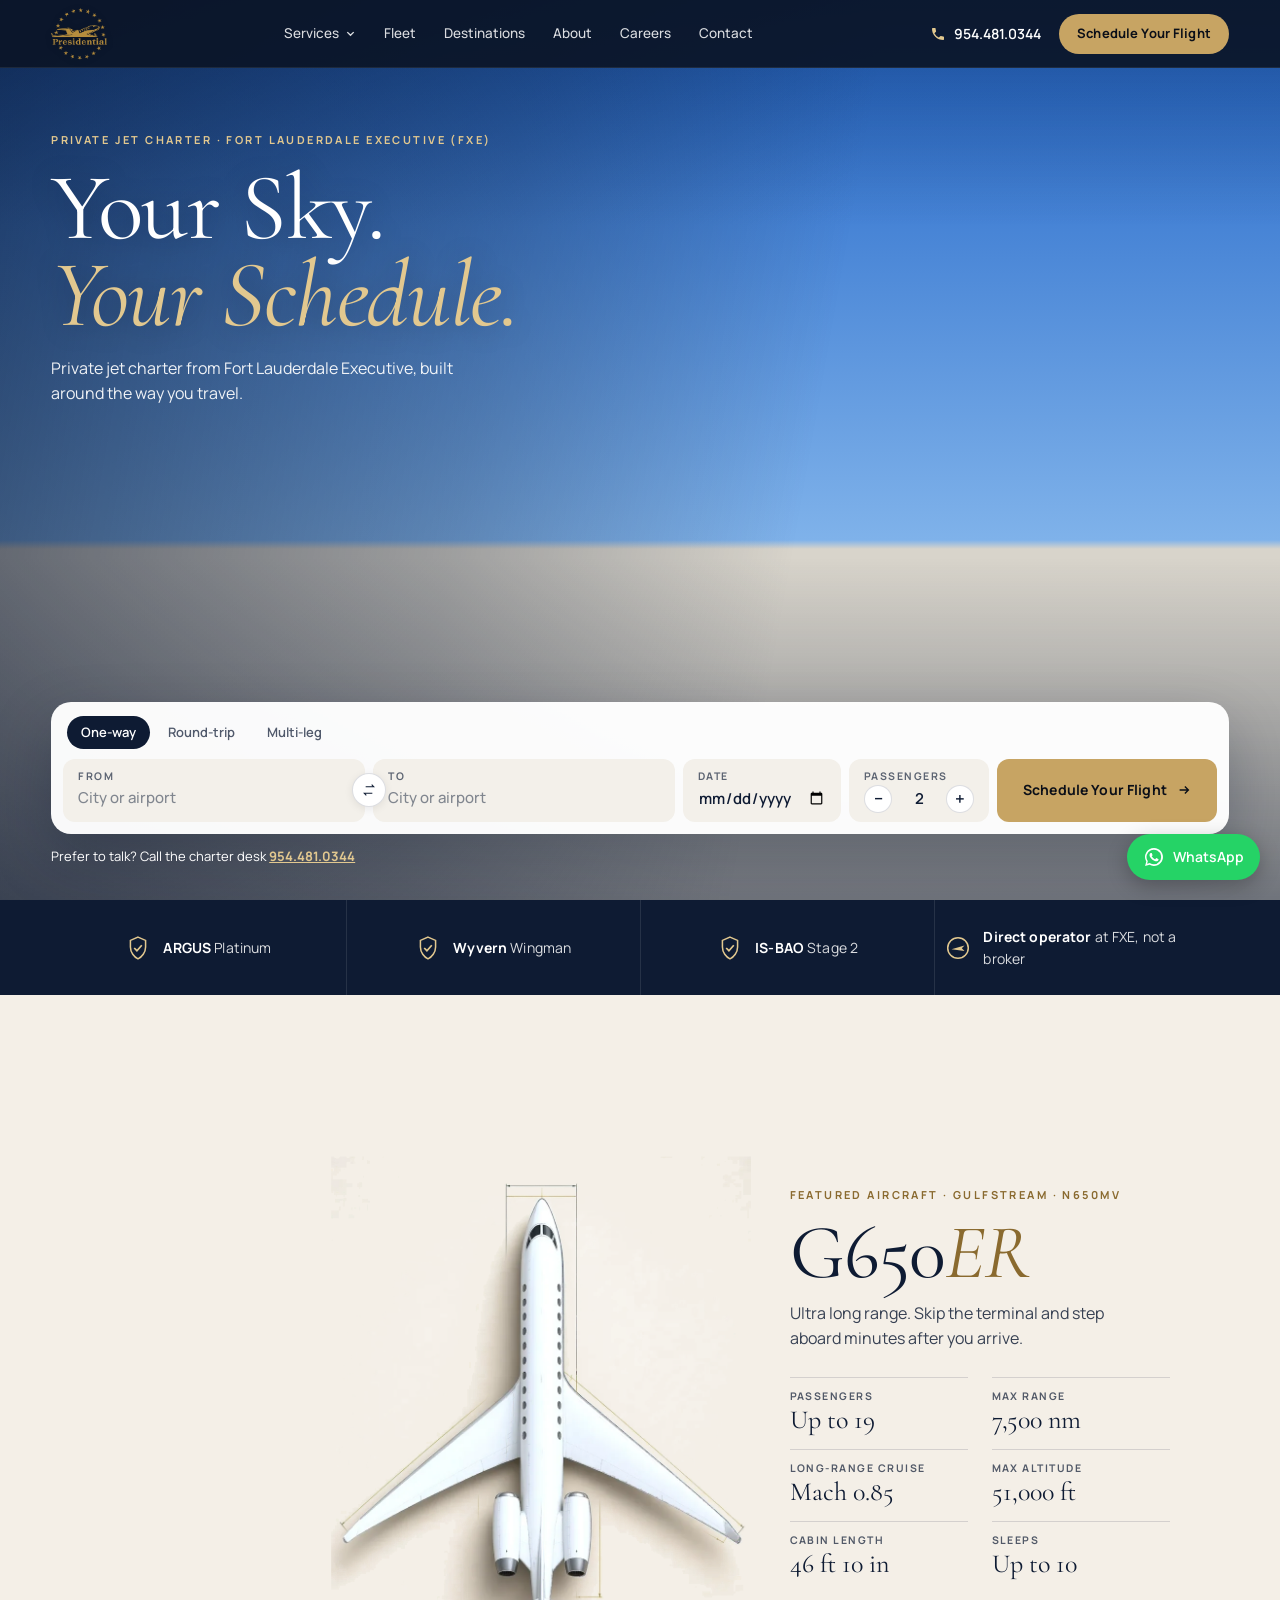
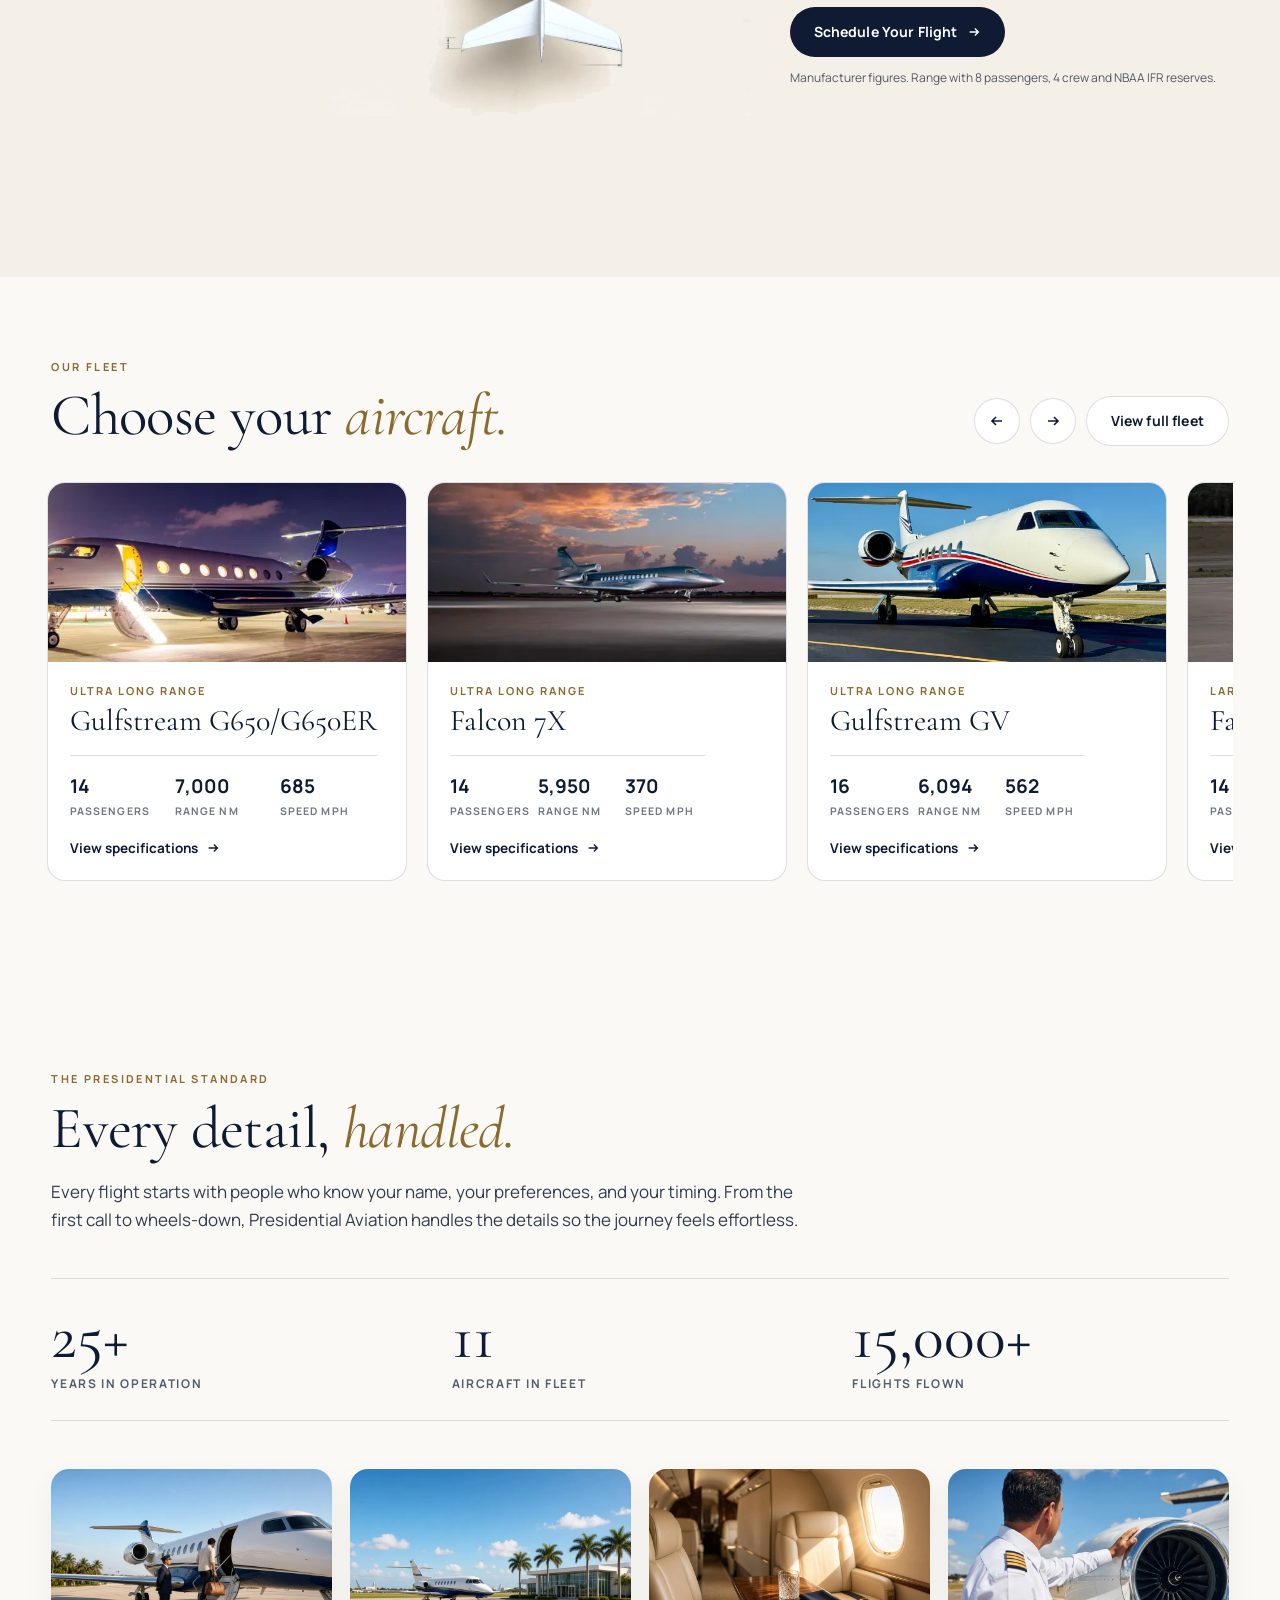
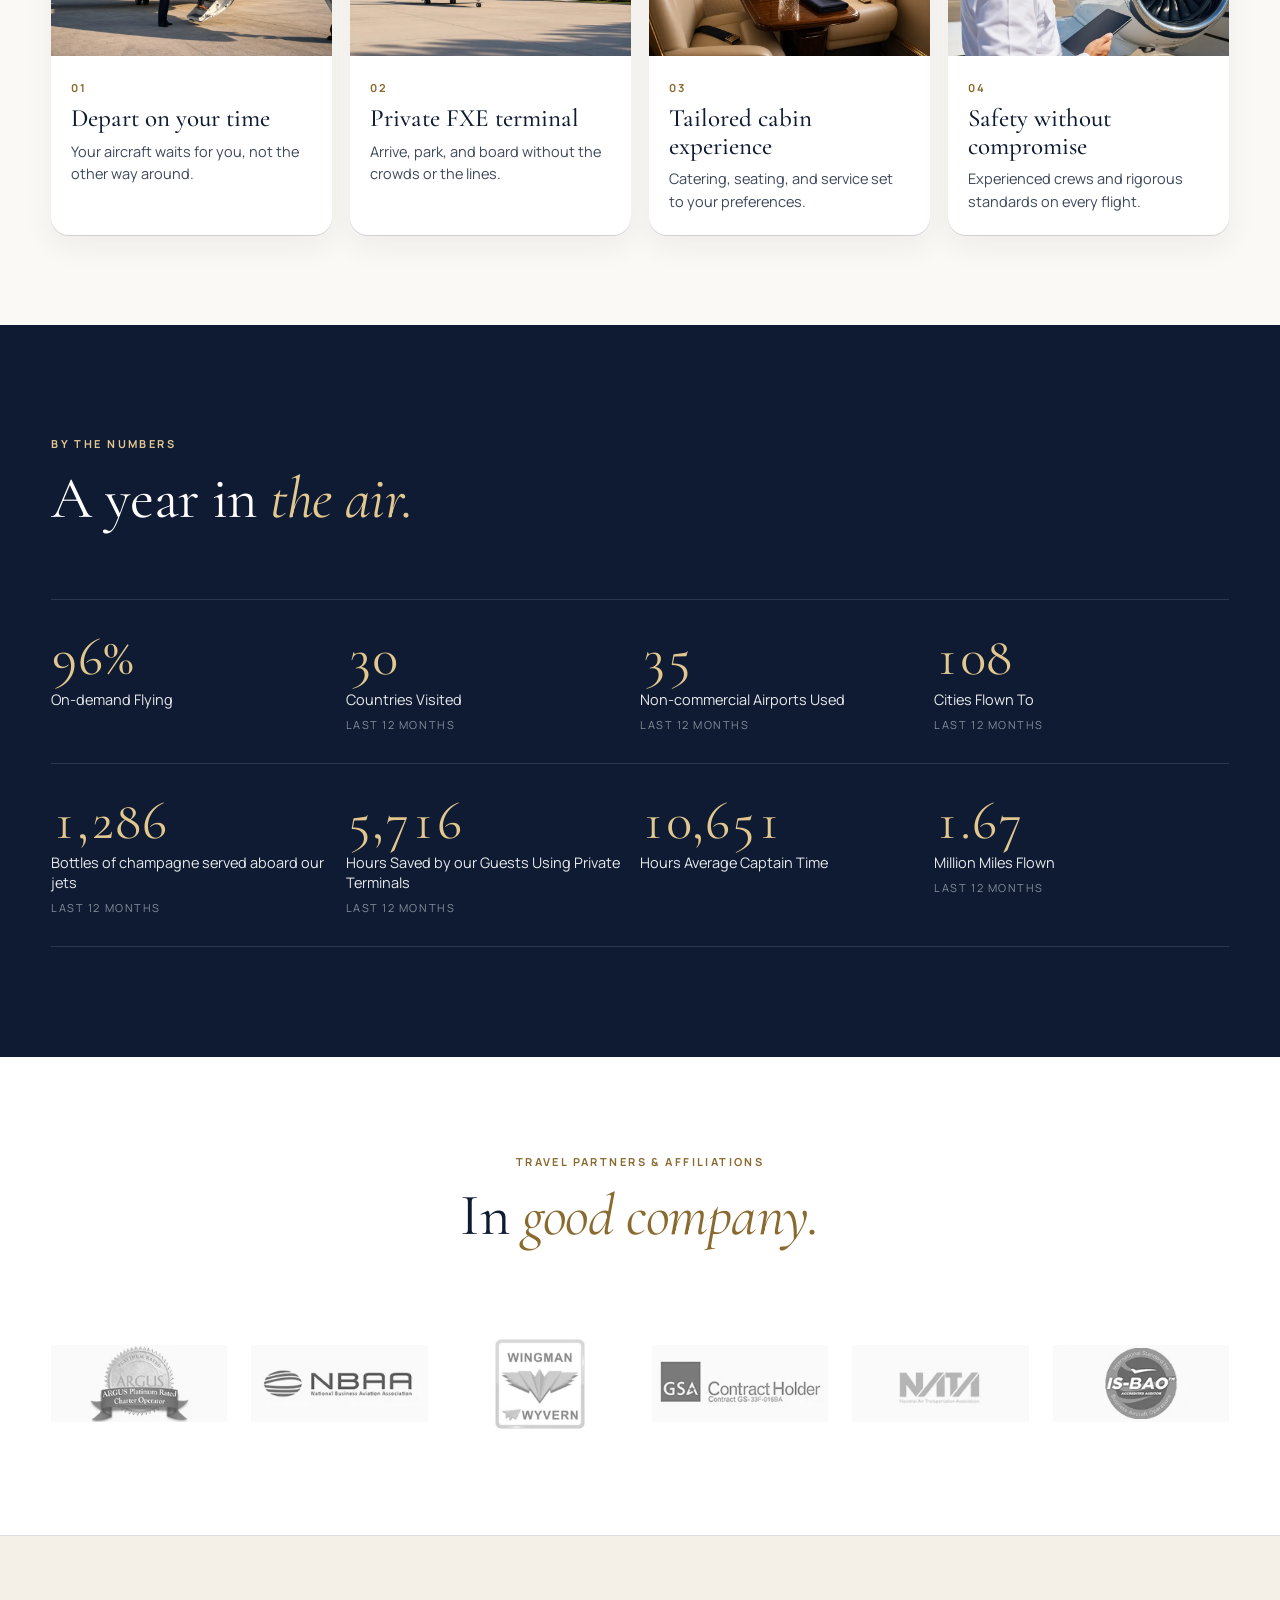
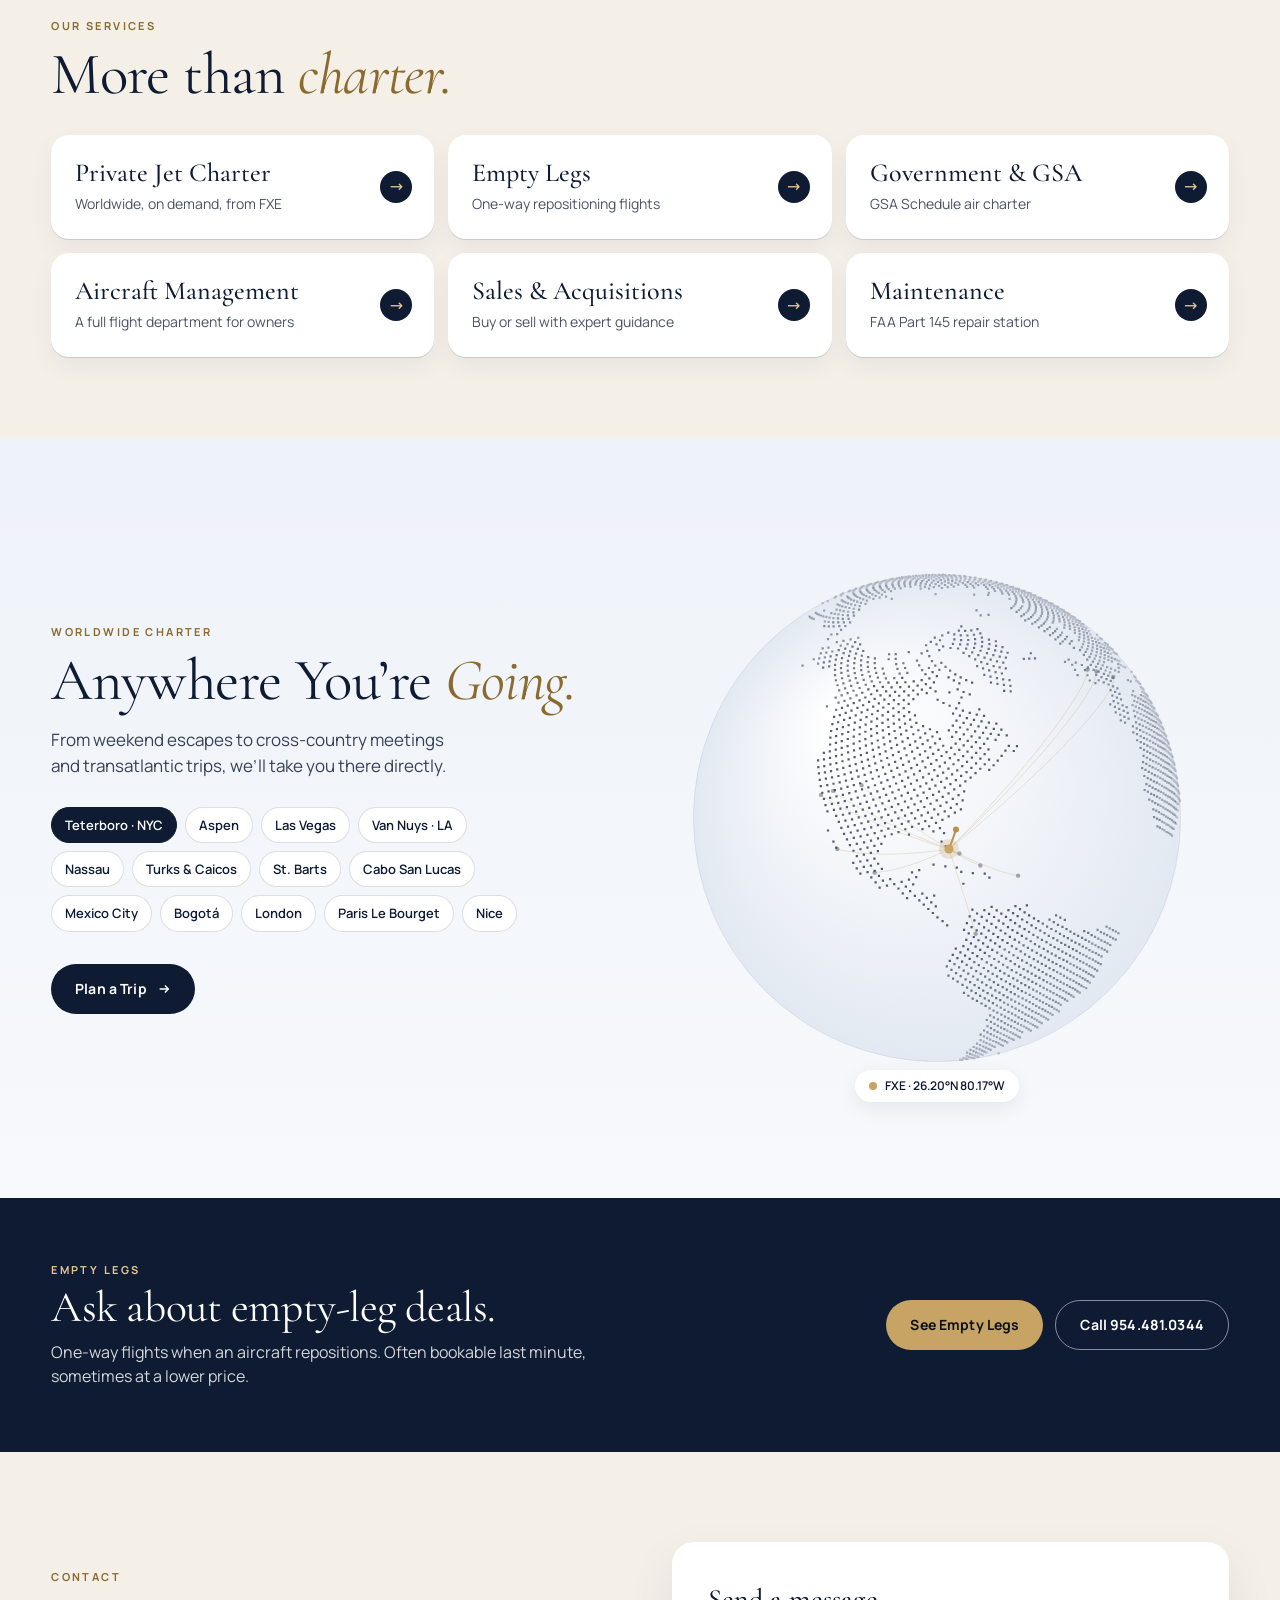
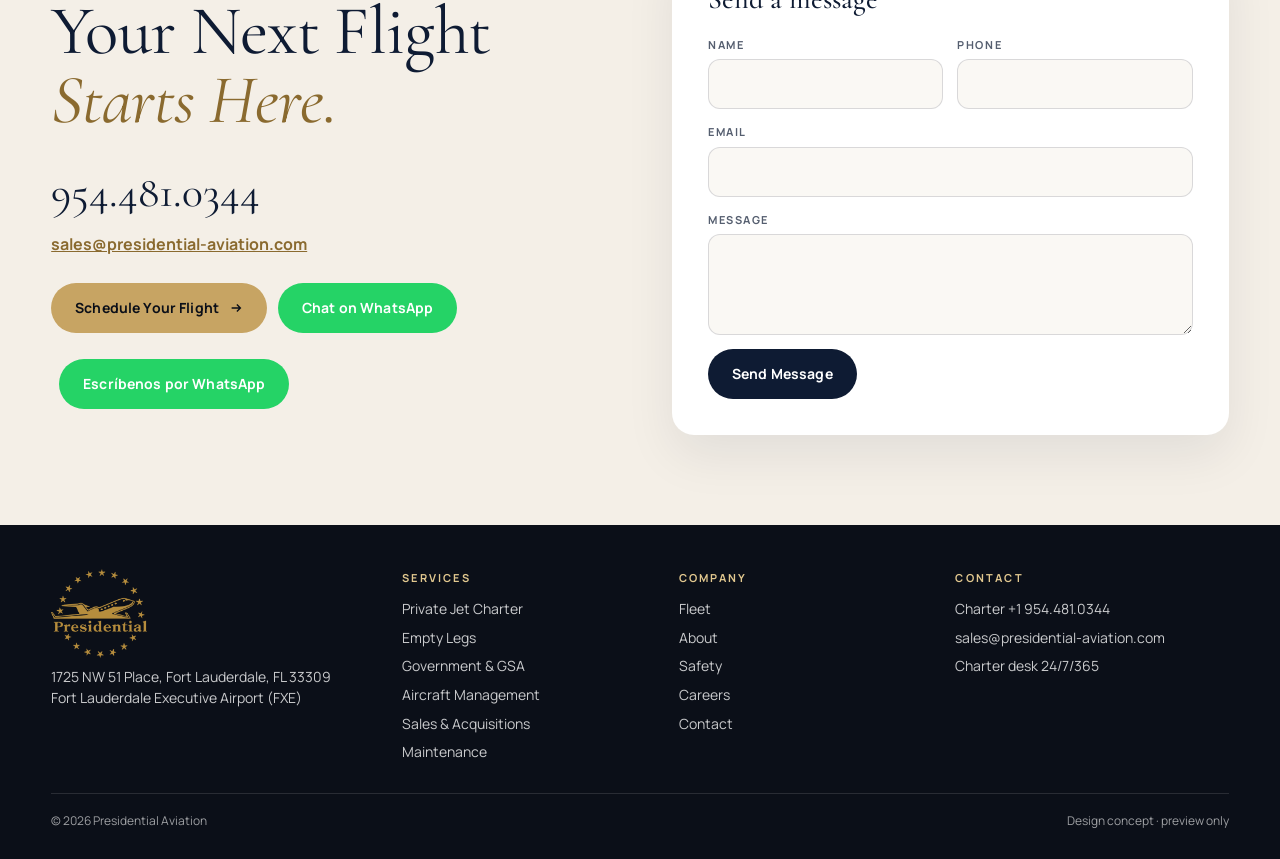
<file: index.html>
<!doctype html>
<html lang="en">
<head>
<meta charset="utf-8">
<meta name="viewport" content="width=device-width, initial-scale=1, viewport-fit=cover">
<meta name="robots" content="noindex, nofollow">
<title>Private Jet Charter Fort Lauderdale | Presidential Aviation</title>
<meta name="description" content="Private jet charter from Fort Lauderdale Executive Airport (FXE). Schedule your flight in seconds: one-way, round-trip or multi-leg.">
<meta name="theme-color" content="#0e1b33">
<link rel="icon" href="data:image/svg+xml,%3Csvg xmlns=%27http://www.w3.org/2000/svg%27 viewBox=%270 0 40 40%27%3E%3Ccircle cx=%2720%27 cy=%2720%27 r=%2719%27 fill=%27%230e1b33%27/%3E%3Cpath d=%27M8 22.5 L32 15.5 L27 20.5 L32 25.5 Z%27 fill=%27%23c7a463%27/%3E%3C/svg%3E">
<!-- Hero LCP = video poster (first frame). Media queries must match the <picture> sources and HERO_MQ in js/main.js -->
<link rel="preload" href="video/fxe_hero_desktop_1280x720_poster.webp" as="image" type="image/webp" fetchpriority="high" media="(min-width: 769px) and (orientation: landscape)">
<link rel="preload" href="video/fxe_hero_mobile_720x1280_poster.webp" as="image" type="image/webp" fetchpriority="high" media="(max-width: 768px), (orientation: portrait)">
<link rel="preload" href="fonts/manrope.woff2" as="font" type="font/woff2" crossorigin>
<link rel="preload" href="fonts/cormorant.woff2" as="font" type="font/woff2" crossorigin>
<link rel="stylesheet" href="css/style.css">
<script>
  (function(d){d.classList.add('js');
    if(matchMedia('(prefers-reduced-motion: reduce)').matches)d.classList.add('rm');
    else d.classList.add('intro-on');
  })(document.documentElement);
</script>
</head>
<body>
<a class="skip" href="#book-from">Skip to booking</a>

<!-- PHONE: 954.481.0344 (charter line, from v2 copy) is used everywhere. Their live site (presidential-aviation.com) also lists 954.772.8622. CONFIRM which number is the lead line with Presidential before publishing. -->
<header class="nav" id="nav">
  <a class="nav__logo" href="#top" aria-label="Presidential Aviation home">
    <img class="nav__img" src="img/logo.png" alt="Presidential Aviation" width="56" height="52">
  </a>
  <nav class="nav__links" aria-label="Primary">
    <div class="dd">
      <button class="dd__btn" type="button" aria-expanded="false" aria-controls="dd-services">Services<svg viewBox="0 0 12 12" aria-hidden="true"><path d="M2.5 4.5 6 8l3.5-3.5" fill="none" stroke="currentColor" stroke-width="1.5"/></svg></button>
      <div class="dd__menu" id="dd-services"><div class="dd__panel"><a href="charter.html"><b>Private Jet Charter</b><span>Worldwide, on demand, from FXE</span></a><a href="empty-legs.html"><b>Empty Legs</b><span>One-way repositioning flights</span></a><a href="government.html"><b>Government &amp; GSA</b><span>GSA Schedule air charter</span></a><a href="management.html"><b>Aircraft Management</b><span>A full flight department for owners</span></a><a href="sales.html"><b>Sales &amp; Acquisitions</b><span>Buy or sell with expert guidance</span></a><a href="maintenance.html"><b>Maintenance</b><span>FAA Part 145 repair station</span></a></div></div>
    </div>
    <a href="fleet.html">Fleet</a><a href="#global">Destinations</a><a href="about.html">About</a><a href="careers.html">Careers</a><a href="contact.html">Contact</a>
  </nav>
  <div class="nav__cta">
    <a class="nav__tel" href="tel:+19544810344" aria-label="Call 954.481.0344"><svg viewBox="0 0 24 24" aria-hidden="true"><path d="M6.6 10.8a15.1 15.1 0 0 0 6.6 6.6l2.2-2.2c.3-.3.7-.4 1-.2 1.1.4 2.3.6 3.6.6.6 0 1 .4 1 1V20c0 .6-.4 1-1 1A17 17 0 0 1 3 4c0-.6.4-1 1-1h3.5c.6 0 1 .4 1 1 0 1.3.2 2.5.6 3.6.1.3 0 .7-.2 1z" fill="currentColor"/></svg><span>954.481.0344</span></a>
    <button class="btn btn--gold btn--sm" type="button" data-book>Schedule Your Flight</button>
    <button class="burger" type="button" aria-expanded="false" aria-controls="mnav" aria-label="Open menu"><span></span><span></span><span></span></button>
  </div>
</header>
<div class="mnav" id="mnav" hidden>
  <nav class="mnav__in" aria-label="Mobile">
    <p class="mnav__h">Services</p>
    <ul><li><a href="charter.html">Private Jet Charter</a></li><li><a href="empty-legs.html">Empty Legs</a></li><li><a href="government.html">Government &amp; GSA</a></li><li><a href="management.html">Aircraft Management</a></li><li><a href="sales.html">Sales &amp; Acquisitions</a></li><li><a href="maintenance.html">Maintenance</a></li></ul>
    <p class="mnav__h">Company</p>
    <ul><li><a href="fleet.html">Fleet</a></li><li><a href="#global">Destinations</a></li><li><a href="about.html">About</a></li><li><a href="careers.html">Careers</a></li><li><a href="contact.html">Contact</a></li></ul>
    <a class="btn btn--ghost btn--block" href="tel:+19544810344"><svg viewBox="0 0 24 24" aria-hidden="true"><path d="M6.6 10.8a15.1 15.1 0 0 0 6.6 6.6l2.2-2.2c.3-.3.7-.4 1-.2 1.1.4 2.3.6 3.6.6.6 0 1 .4 1 1V20c0 .6-.4 1-1 1A17 17 0 0 1 3 4c0-.6.4-1 1-1h3.5c.6 0 1 .4 1 1 0 1.3.2 2.5.6 3.6.1.3 0 .7-.2 1z" fill="currentColor"/></svg>Call 954.481.0344</a>
  </nav>
</div>

<!-- Airplane-window intro: plays once on load (CSS, ~1.7s), then removes itself. Skipped for reduced motion. -->
<div class="intro" aria-hidden="true"><div class="intro__win"><span class="intro__shade"></span></div></div>

<main id="top">
<!-- 1 · HERO -->
<section class="hero" aria-labelledby="hero-title">
  <div class="hero__media" aria-hidden="true">
    <!-- AI-generated hero video (placeholder, client to approve). Poster = first frame and is the LCP image.
         js/main.js injects the <source>s after window "load"; skipped under prefers-reduced-motion or Save-Data (poster only).
         If the video fails, the poster keeps the old Ken Burns motion as the fallback. -->
    <picture>
      <source media="(max-width: 768px), (orientation: portrait)" srcset="video/fxe_hero_mobile_720x1280_poster.webp" type="image/webp" width="720" height="1280">
      <source media="(max-width: 768px), (orientation: portrait)" srcset="video/fxe_hero_mobile_720x1280_poster.jpg" width="720" height="1280">
      <source srcset="video/fxe_hero_desktop_1280x720_poster.webp" type="image/webp" width="1280" height="720">
      <img class="hero__poster" src="video/fxe_hero_desktop_1280x720_poster.jpg" alt="" width="1280" height="720" fetchpriority="high" decoding="async">
    </picture>
    <video class="hero__vid" muted loop playsinline preload="none" disablepictureinpicture disableremoteplayback tabindex="-1"></video>
  </div>
  <div class="hero__shade" aria-hidden="true"></div>
  <div class="hero__in">
    <div class="hero__copy">
      <p class="eyebrow">Private jet charter · Fort Lauderdale Executive (FXE)</p>
      <h1 id="hero-title">Your Sky.<br><em>Your Schedule.</em></h1>
      <!-- ALT HEADLINE: "Wheels up on your word." -->
      <p class="hero__lede">Private jet charter from Fort Lauderdale Executive, built around the way you travel.</p>
    </div>

    <!-- BOOKING BAR · the one main lead form (step 1 of 2). Step 2 (contact details) opens in #book-modal. -->
    <!-- TODO: connect form endpoint (FormSubmit/CRM) after client approval -->
    <form class="book" id="book" action="#" method="post" novalidate aria-label="Schedule your flight">
      <fieldset class="book__trip">
        <legend class="sr">Trip type</legend>
        <label><input type="radio" name="trip" value="one-way" checked><span>One-way</span></label>
        <label><input type="radio" name="trip" value="round-trip"><span>Round-trip</span></label>
        <label><input type="radio" name="trip" value="multi-leg"><span>Multi-leg</span></label>
      </fieldset>
      <div class="book__row">
        <div class="bf bf--from"><label for="book-from">From</label><input id="book-from" name="from" type="text" placeholder="City or airport" autocomplete="off" required aria-describedby="book-from-err"><p class="bf__err" id="book-from-err"></p></div>
        <button class="book__swap" type="button" aria-label="Swap From and To"><svg viewBox="0 0 24 24" aria-hidden="true"><path d="M7 7h12l-3-3M17 17H5l3 3" fill="none" stroke="currentColor" stroke-width="1.6"/></svg></button>
        <div class="bf bf--to"><label for="book-to">To</label><input id="book-to" name="to" type="text" placeholder="City or airport" autocomplete="off" required aria-describedby="book-to-err"><p class="bf__err" id="book-to-err"></p></div>
        <div class="bf bf--date"><label for="book-date">Date</label><input id="book-date" name="date" type="date" required aria-describedby="book-date-err"><p class="bf__err" id="book-date-err"></p></div>
        <div class="bf bf--ret" hidden><label for="book-return">Return</label><input id="book-return" name="return" type="date" aria-describedby="book-return-err"><p class="bf__err" id="book-return-err"></p></div>
        <div class="bf bf--pax"><span class="bf__lab" id="book-pax-lab">Passengers</span>
          <div class="pax" role="group" aria-labelledby="book-pax-lab">
            <button type="button" data-pax="-1" aria-label="Fewer passengers">&minus;</button>
            <input id="book-pax" name="passengers" type="text" inputmode="numeric" value="2" aria-label="Passengers" readonly>
            <button type="button" data-pax="1" aria-label="More passengers">+</button>
          </div>
        </div>
        <button class="btn btn--gold book__go" type="submit">Schedule Your Flight<svg viewBox="0 0 16 16" aria-hidden="true"><path d="M3 8h10M9 4l4 4-4 4" fill="none" stroke="currentColor" stroke-width="1.6"/></svg></button>
      </div>
    </form>
    <p class="hero__or">Prefer to talk? Call the charter desk <a href="tel:+19544810344">954.481.0344</a></p>
  </div>
</section>

<!-- 2 · TRUST STRIP -->
<!-- Badges as stated on presidential-aviation.com (/company/industry-affiliations/, /private-jet-charter/, /jet-maintenance/private-jet-safety/). Still CONFIRM current status with Presidential before publishing. -->
<section class="trust" aria-label="Safety and credentials">
  <ul class="trust__in">
    <li><svg viewBox="0 0 24 24" aria-hidden="true"><path d="M12 2l7 3v6c0 5-3.4 9.4-7 11-3.6-1.6-7-6-7-11V5z" fill="none" stroke="currentColor" stroke-width="1.4"/><path d="M8.5 12l2.5 2.5 4.5-5" fill="none" stroke="currentColor" stroke-width="1.6"/></svg><span><b>ARGUS</b> Platinum</span></li>
    <li><svg viewBox="0 0 24 24" aria-hidden="true"><path d="M12 2l7 3v6c0 5-3.4 9.4-7 11-3.6-1.6-7-6-7-11V5z" fill="none" stroke="currentColor" stroke-width="1.4"/><path d="M8.5 12l2.5 2.5 4.5-5" fill="none" stroke="currentColor" stroke-width="1.6"/></svg><span><b>Wyvern</b> Wingman</span></li>
    <li><svg viewBox="0 0 24 24" aria-hidden="true"><path d="M12 2l7 3v6c0 5-3.4 9.4-7 11-3.6-1.6-7-6-7-11V5z" fill="none" stroke="currentColor" stroke-width="1.4"/><path d="M8.5 12l2.5 2.5 4.5-5" fill="none" stroke="currentColor" stroke-width="1.6"/></svg><span><b>IS-BAO</b> Stage 2</span></li>
    <li><svg viewBox="0 0 24 24" aria-hidden="true"><circle cx="12" cy="12" r="9.5" fill="none" stroke="currentColor" stroke-width="1.4"/><path d="M6 13.2L18 9.8l-2.5 2.5L18 14.8z" fill="currentColor"/></svg><span><b>Direct operator</b> at FXE, not a broker</span></li>
  </ul>
</section>

<!-- 3 · FLEET · signature "Fly Private. Arrive Ready." jet reveal (time-based, plays once when in view, ~2.5s; reuses v2 jet-wire / jet-top) -->
<section class="fleet" id="fleet" aria-labelledby="fleet-title">
  <div class="fleet__in">
    <div class="fleet__words" aria-hidden="true">
      <p class="fw fw--l"><span class="m"><span>Fly</span></span><span class="m"><span><em>Private.</em></span></span></p>
      <p class="fw fw--r"><span class="m"><span>Arrive</span></span><span class="m"><span><em>Ready.</em></span></span></p>
    </div>
    <div class="fleet__jet">
      <img class="jet jet--wire" src="img/jet-wire.webp" alt="" aria-hidden="true" width="864" height="1152" loading="lazy" decoding="async">
      <img class="jet jet--photo" src="img/jet-top.webp" alt="Top-down view of a white long-range business jet" width="864" height="1152" loading="lazy" decoding="async">
      <span class="scan" aria-hidden="true"></span>
    </div>
    <div class="fleet__spec">
      <p class="eyebrow">Featured aircraft · Gulfstream · N650MV</p>
      <h2 id="fleet-title">G650<em>ER</em></h2>
      <p class="fleet__cat">Ultra long range. Skip the terminal and step aboard minutes after you arrive.</p>
      <dl class="specs">
        <div><dt>Passengers</dt><dd>Up to 19</dd></div>
        <div><dt>Max range</dt><dd>7,500 nm</dd></div>
        <div><dt>Long-range cruise</dt><dd>Mach 0.85</dd></div>
        <div><dt>Max altitude</dt><dd>51,000 ft</dd></div>
        <div><dt>Cabin length</dt><dd>46 ft 10 in</dd></div>
        <div><dt>Sleeps</dt><dd>Up to 10</dd></div>
      </dl>
      <button class="btn btn--navy" type="button" data-book>Schedule Your Flight<svg viewBox="0 0 16 16" aria-hidden="true"><path d="M3 8h10M9 4l4 4-4 4" fill="none" stroke="currentColor" stroke-width="1.6"/></svg></button>
      <p class="fine">Manufacturer figures. Range with 8 passengers, 4 crew and NBAA IFR reserves.</p>
    </div>
  </div>
</section>

<!-- 3b · OUR FLEET (data: js/fleet-data.js, scraped from presidential-aviation.com managed fleet) -->
<section class="sec" id="our-fleet" aria-labelledby="ofleet-title">
  <div class="sec__in">
    <div class="ofleet__top rv">
      <div><p class="eyebrow">Our fleet</p><h2 id="ofleet-title">Choose your <em>aircraft.</em></h2></div>
      <div class="ofleet__ctl">
        <button class="ofleet__arr" type="button" data-scroll="prev" aria-controls="ofleet-track" aria-label="Previous aircraft"><svg viewBox="0 0 16 16" aria-hidden="true"><path d="M13 8H3M7 4 3 8l4 4" fill="none" stroke="currentColor" stroke-width="1.6"/></svg></button>
        <button class="ofleet__arr" type="button" data-scroll="next" aria-controls="ofleet-track" aria-label="Next aircraft"><svg viewBox="0 0 16 16" aria-hidden="true"><path d="M3 8h10M9 4l4 4-4 4" fill="none" stroke="currentColor" stroke-width="1.6"/></svg></button>
        <a class="btn btn--line" href="fleet.html">View full fleet</a>
      </div>
    </div>
    <ul class="ofleet__track" id="ofleet-track" aria-label="Featured aircraft">
<li class="ac"><button class="ac__btn" type="button" data-ac="gulfstream-g650-g650er" aria-haspopup="dialog">
  <span class="ac__img"><img src="img/fleet/gulfstream-g650-g650er-ext-sm.webp" srcset="img/fleet/gulfstream-g650-g650er-ext-sm.webp 640w, img/fleet/gulfstream-g650-g650er-ext.webp 1400w" sizes="(max-width: 640px) 88vw, (max-width: 1100px) 45vw, 400px" alt="Gulfstream G650/G650ER exterior" width="640" height="240" loading="lazy" decoding="async"></span>
  <span class="ac__body"><span class="ac__cat">Ultra Long Range</span><span class="ac__name">Gulfstream G650/G650ER</span>
  <span class="ac__stats"><span><b>14</b>Passengers</span><span><b>7,000</b>Range nm</span><span><b>685</b>Speed mph</span></span>
  <span class="ac__more">View specifications<svg viewBox="0 0 16 16" aria-hidden="true"><path d="M3 8h10M9 4l4 4-4 4" fill="none" stroke="currentColor" stroke-width="1.6"/></svg></span></span></button></li>
<li class="ac"><button class="ac__btn" type="button" data-ac="falcon-7x" aria-haspopup="dialog">
  <span class="ac__img"><img src="img/fleet/falcon-7x-ext-sm.webp" srcset="img/fleet/falcon-7x-ext-sm.webp 640w, img/fleet/falcon-7x-ext.webp 1400w" sizes="(max-width: 640px) 88vw, (max-width: 1100px) 45vw, 400px" alt="Falcon 7X exterior" width="640" height="240" loading="lazy" decoding="async"></span>
  <span class="ac__body"><span class="ac__cat">Ultra Long Range</span><span class="ac__name">Falcon 7X</span>
  <span class="ac__stats"><span><b>14</b>Passengers</span><span><b>5,950</b>Range nm</span><span><b>370</b>Speed mph</span></span>
  <span class="ac__more">View specifications<svg viewBox="0 0 16 16" aria-hidden="true"><path d="M3 8h10M9 4l4 4-4 4" fill="none" stroke="currentColor" stroke-width="1.6"/></svg></span></span></button></li>
<li class="ac"><button class="ac__btn" type="button" data-ac="gulfstream-gv-2" aria-haspopup="dialog">
  <span class="ac__img"><img src="img/fleet/gulfstream-gv-2-ext-sm.webp" srcset="img/fleet/gulfstream-gv-2-ext-sm.webp 640w, img/fleet/gulfstream-gv-2-ext.webp 1400w" sizes="(max-width: 640px) 88vw, (max-width: 1100px) 45vw, 400px" alt="Gulfstream GV exterior" width="640" height="240" loading="lazy" decoding="async"></span>
  <span class="ac__body"><span class="ac__cat">Ultra Long Range</span><span class="ac__name">Gulfstream GV</span>
  <span class="ac__stats"><span><b>16</b>Passengers</span><span><b>6,094</b>Range nm</span><span><b>562</b>Speed mph</span></span>
  <span class="ac__more">View specifications<svg viewBox="0 0 16 16" aria-hidden="true"><path d="M3 8h10M9 4l4 4-4 4" fill="none" stroke="currentColor" stroke-width="1.6"/></svg></span></span></button></li>
<li class="ac"><button class="ac__btn" type="button" data-ac="falcon-900ex-easy" aria-haspopup="dialog">
  <span class="ac__img"><img src="img/fleet/falcon-900ex-easy-ext-sm.webp" srcset="img/fleet/falcon-900ex-easy-ext-sm.webp 640w, img/fleet/falcon-900ex-easy-ext.webp 1400w" sizes="(max-width: 640px) 88vw, (max-width: 1100px) 45vw, 400px" alt="Falcon 900EX EASy exterior" width="640" height="240" loading="lazy" decoding="async"></span>
  <span class="ac__body"><span class="ac__cat">Large Cabin</span><span class="ac__name">Falcon 900EX EASy</span>
  <span class="ac__stats"><span><b>14</b>Passengers</span><span><b>5,300</b>Range nm</span><span><b>575</b>Speed mph</span></span>
  <span class="ac__more">View specifications<svg viewBox="0 0 16 16" aria-hidden="true"><path d="M3 8h10M9 4l4 4-4 4" fill="none" stroke="currentColor" stroke-width="1.6"/></svg></span></span></button></li>
<li class="ac"><button class="ac__btn" type="button" data-ac="gulfstream-givsp-3" aria-haspopup="dialog">
  <span class="ac__img"><img src="img/fleet/gulfstream-givsp-3-ext-sm.webp" srcset="img/fleet/gulfstream-givsp-3-ext-sm.webp 640w, img/fleet/gulfstream-givsp-3-ext.webp 1400w" sizes="(max-width: 640px) 88vw, (max-width: 1100px) 45vw, 400px" alt="Gulfstream GIV-SP exterior" width="640" height="240" loading="lazy" decoding="async"></span>
  <span class="ac__body"><span class="ac__cat">Large Cabin</span><span class="ac__name">Gulfstream GIV-SP</span>
  <span class="ac__stats"><span><b>14</b>Passengers</span><span><b>4,900</b>Range nm</span><span><b>548</b>Speed mph</span></span>
  <span class="ac__more">View specifications<svg viewBox="0 0 16 16" aria-hidden="true"><path d="M3 8h10M9 4l4 4-4 4" fill="none" stroke="currentColor" stroke-width="1.6"/></svg></span></span></button></li>
<li class="ac"><button class="ac__btn" type="button" data-ac="citation-x" aria-haspopup="dialog">
  <span class="ac__img"><img src="img/fleet/citation-x-ext-sm.webp" srcset="img/fleet/citation-x-ext-sm.webp 640w, img/fleet/citation-x-ext.webp 1400w" sizes="(max-width: 640px) 88vw, (max-width: 1100px) 45vw, 400px" alt="Citation X exterior" width="640" height="240" loading="lazy" decoding="async"></span>
  <span class="ac__body"><span class="ac__cat">Super-Mid Cabin</span><span class="ac__name">Citation X</span>
  <span class="ac__stats"><span><b>8</b>Passengers</span><span><b>3,070</b>Range nm</span><span><b>605</b>Speed mph</span></span>
  <span class="ac__more">View specifications<svg viewBox="0 0 16 16" aria-hidden="true"><path d="M3 8h10M9 4l4 4-4 4" fill="none" stroke="currentColor" stroke-width="1.6"/></svg></span></span></button></li>
<li class="ac"><button class="ac__btn" type="button" data-ac="gulfstream-g200" aria-haspopup="dialog">
  <span class="ac__img"><img src="img/fleet/gulfstream-g200-ext-sm.webp" srcset="img/fleet/gulfstream-g200-ext-sm.webp 640w, img/fleet/gulfstream-g200-ext.webp 1400w" sizes="(max-width: 640px) 88vw, (max-width: 1100px) 45vw, 400px" alt="Gulfstream G200 exterior" width="640" height="240" loading="lazy" decoding="async"></span>
  <span class="ac__body"><span class="ac__cat">Super-Mid Cabin</span><span class="ac__name">Gulfstream G200</span>
  <span class="ac__stats"><span><b>9</b>Passengers</span><span><b>2,250</b>Range nm</span><span><b>490</b>Speed mph</span></span>
  <span class="ac__more">View specifications<svg viewBox="0 0 16 16" aria-hidden="true"><path d="M3 8h10M9 4l4 4-4 4" fill="none" stroke="currentColor" stroke-width="1.6"/></svg></span></span></button></li>
<li class="ac"><button class="ac__btn" type="button" data-ac="hawker-800xp-850xp" aria-haspopup="dialog">
  <span class="ac__img"><img src="img/fleet/hawker-800xp-850xp-ext-sm.webp" srcset="img/fleet/hawker-800xp-850xp-ext-sm.webp 640w, img/fleet/hawker-800xp-850xp-ext.webp 1400w" sizes="(max-width: 640px) 88vw, (max-width: 1100px) 45vw, 400px" alt="Hawker 800XP/850XP exterior" width="640" height="240" loading="lazy" decoding="async"></span>
  <span class="ac__body"><span class="ac__cat">Mid Cabin</span><span class="ac__name">Hawker 800XP/850XP</span>
  <span class="ac__stats"><span><b>8</b>Passengers</span><span><b>2,900</b>Range nm</span><span><b>493</b>Speed mph</span></span>
  <span class="ac__more">View specifications<svg viewBox="0 0 16 16" aria-hidden="true"><path d="M3 8h10M9 4l4 4-4 4" fill="none" stroke="currentColor" stroke-width="1.6"/></svg></span></span></button></li>
<li class="ac"><button class="ac__btn" type="button" data-ac="phenom-300" aria-haspopup="dialog">
  <span class="ac__img"><img src="img/fleet/phenom-300-ext-sm.webp" srcset="img/fleet/phenom-300-ext-sm.webp 640w, img/fleet/phenom-300-ext.webp 1400w" sizes="(max-width: 640px) 88vw, (max-width: 1100px) 45vw, 400px" alt="Phenom 300 exterior" width="640" height="240" loading="lazy" decoding="async"></span>
  <span class="ac__body"><span class="ac__cat">Light Cabin</span><span class="ac__name">Phenom 300</span>
  <span class="ac__stats"><span><b>8</b>Passengers</span><span><b>2,268</b>Range nm</span><span><b>518</b>Speed mph</span></span>
  <span class="ac__more">View specifications<svg viewBox="0 0 16 16" aria-hidden="true"><path d="M3 8h10M9 4l4 4-4 4" fill="none" stroke="currentColor" stroke-width="1.6"/></svg></span></span></button></li>
    </ul>
  </div>
</section>

<!-- 4 · PERKS + STATS -->
<section class="why" id="why" aria-labelledby="why-title">
  <div class="why__in">
    <div class="why__head rv">
      <p class="eyebrow">The Presidential standard</p>
      <h2 id="why-title">Every detail, <em>handled.</em></h2>
      <p class="why__lede">Every flight starts with people who know your name, your preferences, and your timing. From the first call to wheels-down, Presidential Aviation handles the details so the journey feels effortless.</p>
    </div>
    <!-- SAMPLE stats: confirm years, fleet size and flights flown with the client -->
    <ul class="stats rv">
      <li><b>25+</b><span>Years in operation</span></li>
      <li><b>11</b><span>Aircraft in fleet</span></li>
      <li><b>15,000+</b><span>Flights flown</span></li>
    </ul>
    <ol class="perks">
      <li class="perk rv"><!-- AI placeholder image --><img src="img/perk-depart.webp" alt="Passenger boarding a white business jet as a crew member waits by the airstair" width="900" height="600" loading="lazy" decoding="async"><div><span>01</span><h3>Depart on your time</h3><p>Your aircraft waits for you, not the other way around.</p></div></li>
      <!-- CONFIRM: "Private FXE terminal" (from Rex's copy). Image is AI-generated, modeled on reference photos of the real FXE field (flat terrain, low-rise surroundings); the terminal building itself is illustrative. -->
      <li class="perk rv"><!-- AI placeholder image --><img src="img/perk-fxe.webp" alt="Business jet parked beside a low glass-front terminal lined with royal palms" width="900" height="600" loading="lazy" decoding="async"><div><span>02</span><h3>Private FXE terminal</h3><p>Arrive, park, and board without the crowds or the lines.</p></div></li>
      <li class="perk rv"><!-- AI placeholder image --><img src="img/perk-cabin.webp" alt="Cream leather club seats and a walnut table with a crystal glass in a sunlit cabin" width="900" height="600" loading="lazy" decoding="async"><div><span>03</span><h3>Tailored cabin experience</h3><p>Catering, seating, and service set to your preferences.</p></div></li>
      <li class="perk rv"><!-- AI placeholder image --><img src="img/perk-safety.webp" alt="Pilot with a tablet inspecting a jet engine during a pre-flight walkaround" width="900" height="600" loading="lazy" decoding="async"><div><span>04</span><h3>Safety without compromise</h3><p>Experienced crews and rigorous standards on every flight.</p></div></li>
    </ol>
  </div>
</section>

<!-- 4a · BY THE NUMBERS (figures from presidential-aviation.com homepage, verified live 2026-11-04) -->
<section class="nums" id="by-the-numbers" aria-labelledby="nums-title">
  <div class="nums__in">
    <div class="nums__head rv"><p class="eyebrow">By the numbers</p><h2 id="nums-title">A year in <em>the air.</em></h2></div>
    <ul class="nums__grid"><li class="rv"><b><span class="cnt" data-to="100">100</span>%</b><span>On-demand Flying</span></li><li class="rv"><b><span class="cnt" data-to="31">31</span></b><span>Countries Visited</span><small>Last 12 months</small></li><li class="rv"><b><span class="cnt" data-to="37">37</span></b><span>Non-commercial Airports Used</span><small>Last 12 months</small></li><li class="rv"><b><span class="cnt" data-to="113">113</span></b><span>Cities Flown To</span><small>Last 12 months</small></li><li class="rv"><b><span class="cnt" data-to="1346">1,346</span></b><span>Bottles of champagne served aboard our jets</span><small>Last 12 months</small></li><li class="rv"><b><span class="cnt" data-to="5982">5,982</span></b><span>Hours Saved by our Guests Using Private Terminals</span><small>Last 12 months</small></li><li class="rv"><b><span class="cnt" data-to="11146">11,146</span></b><span>Hours Average Captain Time</span></li><li class="rv"><b><span class="cnt" data-to="1.75">1.75</span></b><span>Million Miles Flown</span><small>Last 12 months</small></li></ul>
  </div>
</section>

<!-- 4a2 · TRAVEL PARTNERS (logos from presidential-aviation.com homepage "travel partners" row) -->
<section class="partners" id="partners" aria-labelledby="partners-title">
  <div class="partners__in">
    <div class="partners__head rv"><p class="eyebrow">Travel partners &amp; affiliations</p><h2 id="partners-title">In <em>good company.</em></h2></div>
    <ul class="partners__row"><li class="rv"><img src="img/partners/argus.webp" alt="ARGUS Platinum Rated Charter Operator" width="230" height="100" loading="lazy" decoding="async"></li><li class="rv"><img src="img/partners/nbaa.webp" alt="NBAA – National Business Aviation Association" width="230" height="100" loading="lazy" decoding="async"></li><li class="rv"><img src="img/partners/wyvern-wingman.webp" alt="Wyvern Wingman" width="144" height="144" loading="lazy" decoding="async"></li><li class="rv"><img src="img/partners/gsa.webp" alt="GSA Contract Holder" width="230" height="100" loading="lazy" decoding="async"></li><li class="rv"><img src="img/partners/nata.webp" alt="NATA – National Air Transportation Association" width="230" height="100" loading="lazy" decoding="async"></li><li class="rv"><img src="img/partners/is-bao.webp" alt="IS-BAO Registered" width="230" height="100" loading="lazy" decoding="async"></li></ul>
  </div>
</section>

<!-- 4b · OUR SERVICES (links to the service pages) -->
<section class="svcs" id="services" aria-labelledby="svcs-title">
  <div class="svcs__in">
    <div class="svcs__head rv"><p class="eyebrow">Our services</p><h2 id="svcs-title">More than <em>charter.</em></h2></div>
    <ul class="svcs__grid">
      <li class="rv"><a href="charter.html"><b>Private Jet Charter</b><span>Worldwide, on demand, from FXE</span><i aria-hidden="true">&rarr;</i></a></li>
      <li class="rv"><a href="empty-legs.html"><b>Empty Legs</b><span>One-way repositioning flights</span><i aria-hidden="true">&rarr;</i></a></li>
      <li class="rv"><a href="government.html"><b>Government &amp; GSA</b><span>GSA Schedule air charter</span><i aria-hidden="true">&rarr;</i></a></li>
      <li class="rv"><a href="management.html"><b>Aircraft Management</b><span>A full flight department for owners</span><i aria-hidden="true">&rarr;</i></a></li>
      <li class="rv"><a href="sales.html"><b>Sales &amp; Acquisitions</b><span>Buy or sell with expert guidance</span><i aria-hidden="true">&rarr;</i></a></li>
      <li class="rv"><a href="maintenance.html"><b>Maintenance</b><span>FAA Part 145 repair station</span><i aria-hidden="true">&rarr;</i></a></li>
    </ul>
  </div>
</section>

<!-- 5 · GLOBAL · light dotted globe (canvas, drawn when in view; land data lazy-loaded) -->
<section class="global" id="global" aria-labelledby="global-title">
  <div class="global__in">
    <div class="global__copy rv">
      <p class="eyebrow">Worldwide charter</p>
      <h2 id="global-title">Anywhere You&rsquo;re <em>Going.</em></h2>
      <p class="global__lede">From weekend escapes to cross-country meetings and transatlantic trips, we&rsquo;ll take you there directly.</p>
      <!-- Example destinations only, not a route list. Order matches the globe loop in js/main.js -->
      <ul class="cities" aria-label="Example destinations from FXE">
        <li>Teterboro · NYC</li>
        <li>Aspen</li>
        <li>Las Vegas</li>
        <li>Van Nuys · LA</li>
        <li>Nassau</li>
        <li>Turks &amp; Caicos</li>
        <li>St. Barts</li>
        <li>Cabo San Lucas</li>
        <li>Mexico City</li>
        <li>Bogotá</li>
        <li>London</li>
        <li>Paris Le Bourget</li>
        <li>Nice</li>
      </ul>
      <button class="btn btn--navy" type="button" data-book>Plan a Trip<svg viewBox="0 0 16 16" aria-hidden="true"><path d="M3 8h10M9 4l4 4-4 4" fill="none" stroke="currentColor" stroke-width="1.6"/></svg></button>
    </div>
    <div class="global__vis">
      <canvas class="globe" width="600" height="600" role="img" aria-label="Slowly rotating globe tracing example routes from Fort Lauderdale Executive (FXE)"></canvas>
      <span class="global__pin"><i></i>FXE · 26.20°N 80.17°W</span>
    </div>
  </div>
</section>

<!-- 6 · EMPTY LEGS band -->
<section class="legs" id="empty-legs" aria-labelledby="legs-title">
  <div class="legs__in rv">
    <div>
      <p class="eyebrow">Empty legs</p>
      <h2 id="legs-title">Ask about empty-leg deals.</h2>
      <p>One-way flights when an aircraft repositions. Often bookable last minute, sometimes at a lower price.</p>
    </div>
    <div class="legs__act">
      <a class="btn btn--gold" href="empty-legs.html">See Empty Legs</a>
      <a class="btn btn--ghost" href="tel:+19544810344">Call 954.481.0344</a>
    </div>
  </div>
</section>

<!-- 7 · CLOSING CTA + CONTACT -->
<section class="contact" id="contact" aria-labelledby="contact-title">
  <div class="contact__in">
    <div class="contact__cta rv">
      <p class="eyebrow">Contact</p>
      <h2 id="contact-title">Your Next Flight <em>Starts Here.</em></h2>
      <a class="contact__phone" href="tel:+19544810344">954.481.0344</a>
      <p><a href="mailto:sales@presidential-aviation.com">sales@presidential-aviation.com</a></p>
      <button class="btn btn--gold" type="button" data-book>Schedule Your Flight<svg viewBox="0 0 16 16" aria-hidden="true"><path d="M3 8h10M9 4l4 4-4 4" fill="none" stroke="currentColor" stroke-width="1.6"/></svg></button>
    <a class="btn btn--wa" href="https://wa.me/19547728622?text=Hi%2C%20I%27d%20like%20a%20charter%20quote.%20From%3A%20___%20To%3A%20___%20Date%3A%20___" target="_blank" rel="noopener">Chat on WhatsApp</a>
    <a class="btn btn--wa" href="https://wa.me/19547728622?text=Hola%2C%20quisiera%20una%20cotizaci%C3%B3n%20de%20vuelo%20privado.%20Desde%3A%20___%20Hasta%3A%20___%20Fecha%3A%20___" target="_blank" rel="noopener" lang="es">Escríbenos por WhatsApp</a>
    </div>
    <div class="contact__card rv">
      <!-- TODO: connect form endpoint (FormSubmit/CRM) after client approval -->
      <form class="cform" id="cform" action="#" method="post" novalidate aria-label="Send us a message">
        <h3>Send a message</h3>
        <div class="fld"><label for="c-name">Name</label><input id="c-name" name="name" type="text" autocomplete="name" required aria-describedby="c-name-err"><p class="fld__err" id="c-name-err"></p></div>
        <div class="fld"><label for="c-phone">Phone</label><input id="c-phone" name="phone" type="tel" autocomplete="tel" inputmode="tel" required aria-describedby="c-phone-err"><p class="fld__err" id="c-phone-err"></p></div>
        <div class="fld fld--full"><label for="c-email">Email</label><input id="c-email" name="email" type="email" autocomplete="email" required aria-describedby="c-email-err"><p class="fld__err" id="c-email-err"></p></div>
        <div class="fld fld--full"><label for="c-msg">Message</label><textarea id="c-msg" name="message" rows="3" required aria-describedby="c-msg-err"></textarea><p class="fld__err" id="c-msg-err"></p></div>
        <button class="btn btn--navy" type="submit">Send Message</button>
      </form>
      <div class="done" role="status" tabindex="-1" hidden>
        <span class="done__tick" aria-hidden="true"><svg viewBox="0 0 24 24"><path d="M5 12.5l4.5 4.5L19 7.5" fill="none" stroke="currentColor" stroke-width="2"/></svg></span>
        <p class="done__t">Thank you<span data-name></span>.</p>
        <p>Your message is in. Our team will get back to you shortly. Need us now? Call <a href="tel:+19544810344">954.481.0344</a>.</p>
      </div>
    </div>
  </div>
</section>
</main>

<footer class="foot">
  <div class="foot__in">
    <div class="foot__col foot__col--brand">
      <p class="foot__brand"><img src="img/logo.png" alt="Presidential Aviation" width="96" height="89" loading="lazy"></p>
      <p>1725 NW 51 Place, Fort Lauderdale, FL 33309<br>Fort Lauderdale Executive Airport (FXE)</p>
    </div>
    <div class="foot__col">
      <p class="foot__h">Services</p>
      <p><a href="charter.html">Private Jet Charter</a></p><p><a href="empty-legs.html">Empty Legs</a></p><p><a href="government.html">Government &amp; GSA</a></p><p><a href="management.html">Aircraft Management</a></p><p><a href="sales.html">Sales &amp; Acquisitions</a></p><p><a href="maintenance.html">Maintenance</a></p>
    </div>
    <div class="foot__col">
      <p class="foot__h">Company</p>
      <p><a href="fleet.html">Fleet</a></p>
      <p><a href="about.html">About</a></p>
      <p><a href="about.html#safety">Safety</a></p>
      <p><a href="careers.html">Careers</a></p>
      <p><a href="contact.html">Contact</a></p>
    </div>
    <div class="foot__col">
      <p class="foot__h">Contact</p>
      <p><a href="tel:+19544810344">Charter +1 954.481.0344</a></p>
      <p><a href="mailto:sales@presidential-aviation.com">sales@presidential-aviation.com</a></p>
      <p>Charter desk 24/7/365</p>
    </div>
  </div>
  <div class="foot__base"><span>© 2026 Presidential Aviation</span><span>Design concept · preview only</span></div>
</footer>


<!-- Aircraft detail dialog (filled by js/fleet.js from window.PA_FLEET) -->
<div class="acm" id="ac-modal" role="dialog" aria-modal="true" aria-labelledby="acm-title" hidden>
  <div class="acm__back" data-acm-close></div>
  <div class="acm__panel">
    <button class="acm__x" type="button" data-acm-close aria-label="Close aircraft details"><svg viewBox="0 0 24 24" aria-hidden="true"><path d="M6 6l12 12M18 6L6 18" fill="none" stroke="currentColor" stroke-width="1.6"/></svg></button>
    <figure class="acm__img"><img alt="" width="1400" height="510" decoding="async"></figure>
    <div class="acm__body">
      <p class="eyebrow" data-acm="cat"></p>
      <h2 class="acm__t" id="acm-title" data-acm="name"></h2>
      <dl class="acm__stats" data-acm="stats"></dl>
      <div class="acm__am"><p class="acm__h">Amenities</p><ul data-acm="am"></ul></div>
      <figure class="acm__int"><img alt="" width="640" height="410" loading="lazy" decoding="async"><figcaption>Cabin interior</figcaption></figure>
      <div class="acm__act"><button class="btn btn--gold" type="button" data-book>Schedule Your Flight<svg viewBox="0 0 16 16" aria-hidden="true"><path d="M3 8h10M9 4l4 4-4 4" fill="none" stroke="currentColor" stroke-width="1.6"/></svg></button><a class="btn btn--line" href="tel:+19544810344">Call 954.481.0344</a></div>
      <p class="fine">Specifications as published by Presidential Aviation. Actual aircraft configuration may vary; confirm with the charter desk.</p>
    </div>
  </div>
</div>

<!-- STEP 2 · contact details for the booking bar (modal on desktop, bottom sheet on mobile) -->
<div class="sheet" id="book-modal" role="dialog" aria-modal="true" aria-labelledby="sheet-title" hidden>
  <div class="sheet__back" data-close></div>
  <div class="sheet__panel">
    <button class="sheet__x" type="button" data-close aria-label="Close"><svg viewBox="0 0 24 24" aria-hidden="true"><path d="M6 6l12 12M18 6L6 18" fill="none" stroke="currentColor" stroke-width="1.6"/></svg></button>
    <div class="sheet__body">
      <p class="eyebrow">Step 2 of 2</p>
      <h2 class="sheet__t" id="sheet-title">Where should we <em>send options?</em></h2>
      <div class="sheet__trip" data-summary></div>
      <!-- TODO: connect form endpoint (FormSubmit/CRM) after client approval -->
      <form class="cform cform--sheet" id="book2" action="#" method="post" novalidate aria-labelledby="sheet-title">
        <div class="fld fld--full fld--legs" hidden><label for="s-legs">Additional legs</label><textarea id="s-legs" name="legs" rows="2" placeholder="Example: then Nassau to Teterboro on Friday"></textarea></div>
        <div class="fld fld--full"><label for="s-name">Full name</label><input id="s-name" name="name" type="text" autocomplete="name" required aria-describedby="s-name-err"><p class="fld__err" id="s-name-err"></p></div>
        <div class="fld"><label for="s-phone">Phone</label><input id="s-phone" name="phone" type="tel" autocomplete="tel" inputmode="tel" required aria-describedby="s-phone-err"><p class="fld__err" id="s-phone-err"></p></div>
        <div class="fld"><label for="s-email">Email</label><input id="s-email" name="email" type="email" autocomplete="email" required aria-describedby="s-email-err"><p class="fld__err" id="s-email-err"></p></div>
        <button class="btn btn--gold btn--block" type="submit">Schedule My Flight<svg viewBox="0 0 16 16" aria-hidden="true"><path d="M3 8h10M9 4l4 4-4 4" fill="none" stroke="currentColor" stroke-width="1.6"/></svg></button>
        <p class="fine fine--c">No obligation. Prefer to talk? <a href="tel:+19544810344">Call 954.481.0344</a></p>
      </form>
      <div class="done" role="status" tabindex="-1" hidden>
        <span class="done__tick" aria-hidden="true"><svg viewBox="0 0 24 24"><path d="M5 12.5l4.5 4.5L19 7.5" fill="none" stroke="currentColor" stroke-width="2"/></svg></span>
        <p class="done__t">Thank you<span data-name></span>.</p>
        <p>Your request is in. A member of our charter team will reach out to confirm the details of your trip. Need it sooner? Call <a href="tel:+19544810344">954.481.0344</a>.</p>
        <button class="btn btn--navy" type="button" data-close>Done</button>
      </div>
    </div>
  </div>
</div>

<!-- Mobile sticky action bar -->
<div class="mbar">
  <a class="mbar__call" href="tel:+19544810344" aria-label="Call 954.481.0344"><svg viewBox="0 0 24 24" aria-hidden="true"><path d="M6.6 10.8a15.1 15.1 0 0 0 6.6 6.6l2.2-2.2c.3-.3.7-.4 1-.2 1.1.4 2.3.6 3.6.6.6 0 1 .4 1 1V20c0 .6-.4 1-1 1A17 17 0 0 1 3 4c0-.6.4-1 1-1h3.5c.6 0 1 .4 1 1 0 1.3.2 2.5.6 3.6.1.3 0 .7-.2 1z" fill="currentColor"/></svg>Call</a>
  <button class="mbar__go" type="button" data-book>Schedule Your Flight</button>
</div>

<script src="js/fleet-data.js" defer></script>
<script src="js/fleet.js" defer></script>
<script src="js/main.js" defer></script>
</body>
</html>
</file>
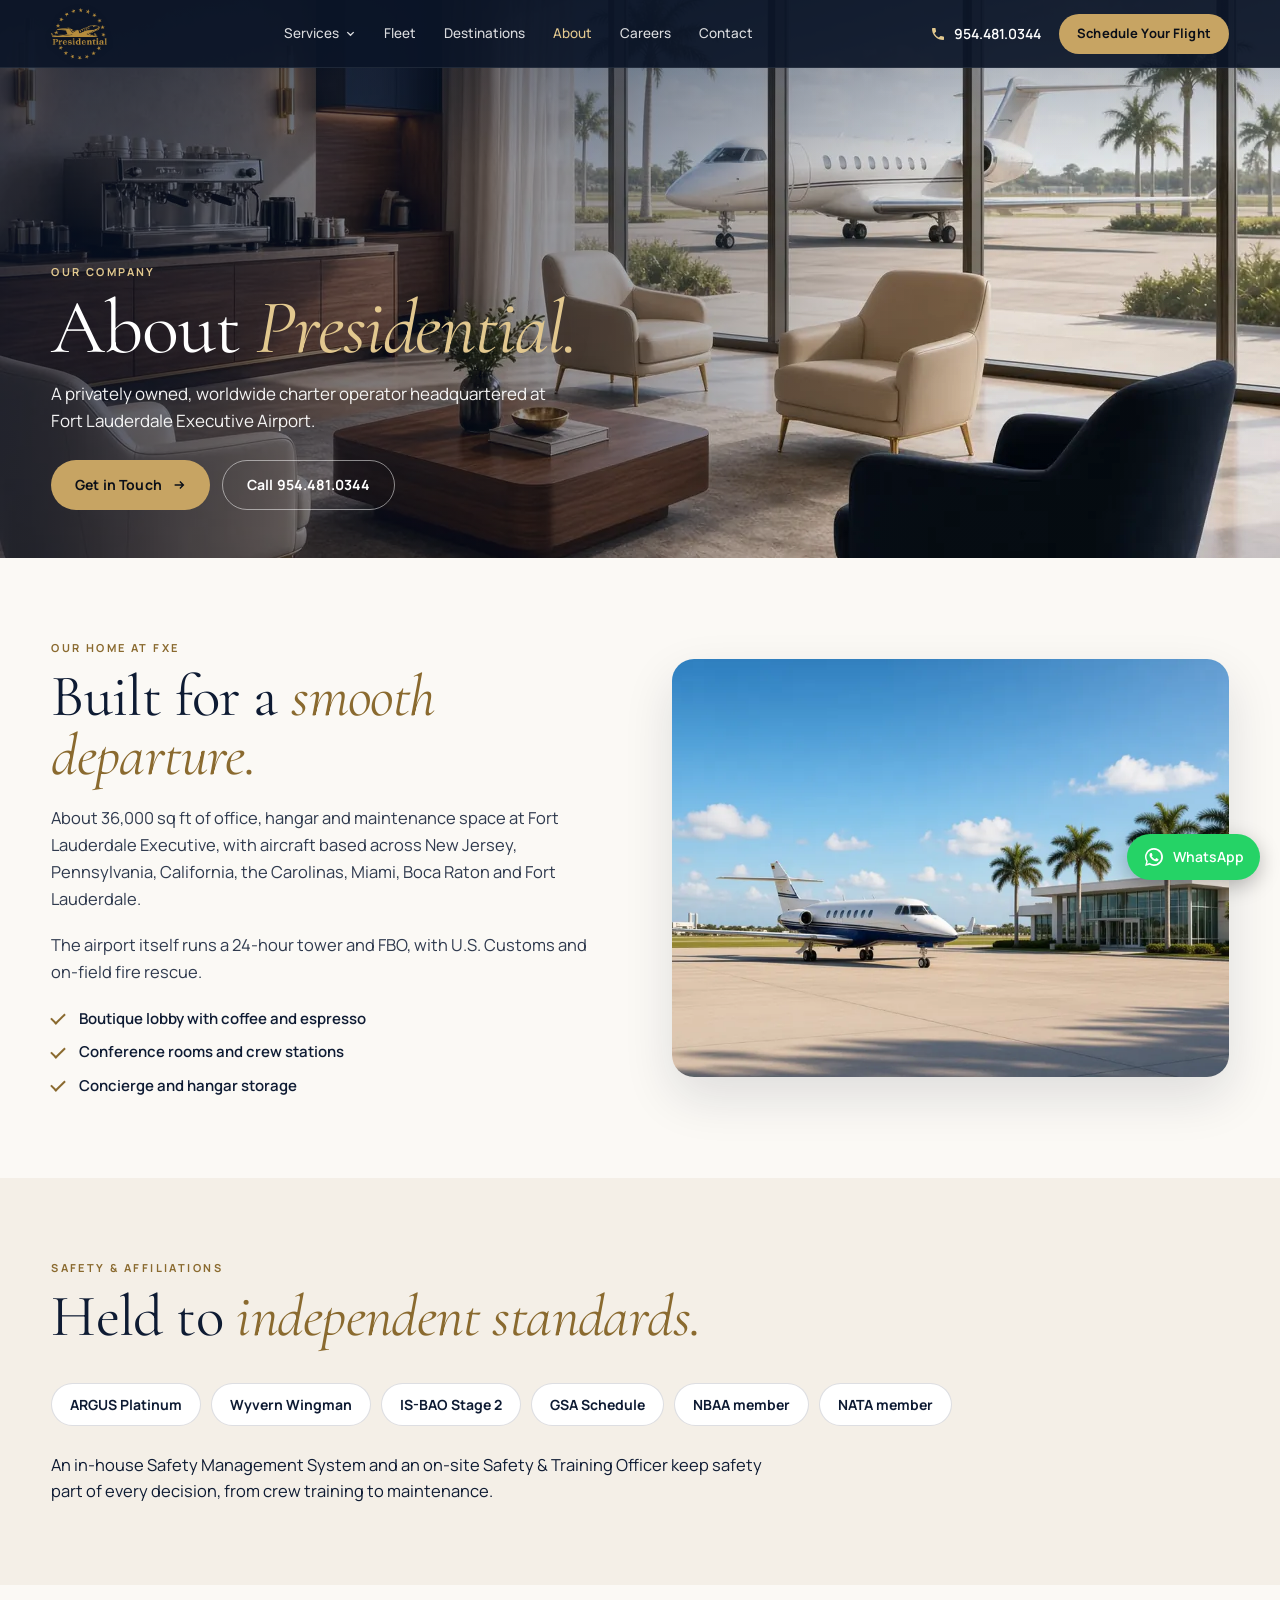
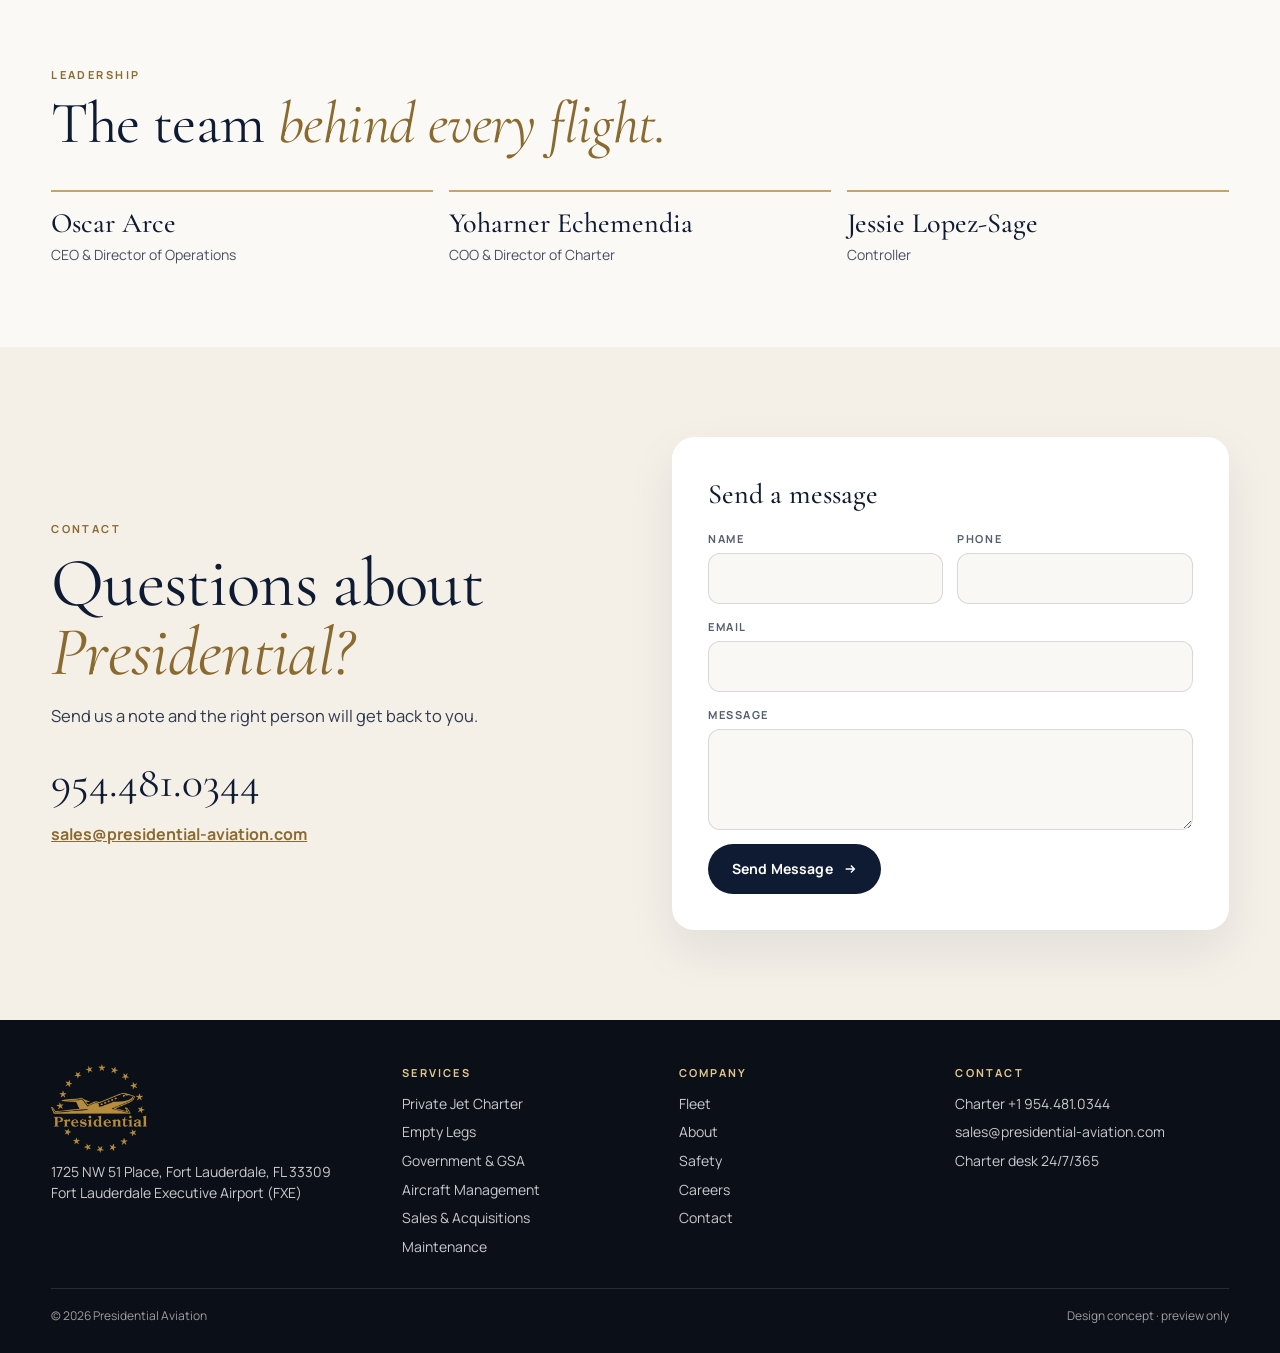
<file: about.html>
<!doctype html>
<html lang="en">
<head>
<meta charset="utf-8">
<meta name="viewport" content="width=device-width, initial-scale=1, viewport-fit=cover">
<meta name="robots" content="noindex, nofollow">
<title>About Presidential Aviation | Presidential Aviation</title>
<meta name="description" content="A privately owned worldwide charter operator headquartered at Fort Lauderdale Executive Airport (FXE).">
<meta name="theme-color" content="#0e1b33">
<link rel="icon" href="data:image/svg+xml,%3Csvg xmlns=%27http://www.w3.org/2000/svg%27 viewBox=%270 0 40 40%27%3E%3Ccircle cx=%2720%27 cy=%2720%27 r=%2719%27 fill=%27%230e1b33%27/%3E%3Cpath d=%27M8 22.5 L32 15.5 L27 20.5 L32 25.5 Z%27 fill=%27%23c7a463%27/%3E%3C/svg%3E">
<link rel="preload" href="img/svc-lobby.webp" as="image" type="image/webp" fetchpriority="high">
<link rel="preload" href="fonts/manrope.woff2" as="font" type="font/woff2" crossorigin>
<link rel="preload" href="fonts/cormorant.woff2" as="font" type="font/woff2" crossorigin>
<link rel="stylesheet" href="css/style.css">
<script>
  (function(d){d.classList.add('js');if(matchMedia('(prefers-reduced-motion: reduce)').matches)d.classList.add('rm');})(document.documentElement);
</script>
</head>
<body class="sub">
<!-- Content rewritten from the client's live site. Sources:
     https://www.presidential-aviation.com/company/
     https://www.presidential-aviation.com/company/our-facilities/
     https://www.presidential-aviation.com/company/management-team/
     https://www.presidential-aviation.com/company/industry-affiliations/
-->
<a class="skip" href="#main">Skip to content</a>
<!-- PHONE: 954.481.0344 used everywhere (matches the contact modals on presidential-aviation.com). Their site header also shows 954.772.8622 / 1.888.772.8622. CONFIRM the lead line before publishing. -->
<header class="nav" id="nav">
  <a class="nav__logo" href="index.html" aria-label="Presidential Aviation home">
    <img class="nav__img" src="img/logo.png" alt="Presidential Aviation" width="56" height="52">
  </a>
  <nav class="nav__links" aria-label="Primary">
    <div class="dd">
      <button class="dd__btn" type="button" aria-expanded="false" aria-controls="dd-services">Services<svg viewBox="0 0 12 12" aria-hidden="true"><path d="M2.5 4.5 6 8l3.5-3.5" fill="none" stroke="currentColor" stroke-width="1.5"/></svg></button>
      <div class="dd__menu" id="dd-services"><div class="dd__panel"><a href="charter.html"><b>Private Jet Charter</b><span>Worldwide, on demand, from FXE</span></a><a href="empty-legs.html"><b>Empty Legs</b><span>One-way repositioning flights</span></a><a href="government.html"><b>Government &amp; GSA</b><span>GSA Schedule air charter</span></a><a href="management.html"><b>Aircraft Management</b><span>A full flight department for owners</span></a><a href="sales.html"><b>Sales &amp; Acquisitions</b><span>Buy or sell with expert guidance</span></a><a href="maintenance.html"><b>Maintenance</b><span>FAA Part 145 repair station</span></a></div></div>
    </div>
    <a href="fleet.html">Fleet</a><a href="index.html#global">Destinations</a><a href="about.html" aria-current="page">About</a><a href="careers.html">Careers</a><a href="contact.html">Contact</a>
  </nav>
  <div class="nav__cta">
    <a class="nav__tel" href="tel:+19544810344" aria-label="Call 954.481.0344"><svg viewBox="0 0 24 24" aria-hidden="true"><path d="M6.6 10.8a15.1 15.1 0 0 0 6.6 6.6l2.2-2.2c.3-.3.7-.4 1-.2 1.1.4 2.3.6 3.6.6.6 0 1 .4 1 1V20c0 .6-.4 1-1 1A17 17 0 0 1 3 4c0-.6.4-1 1-1h3.5c.6 0 1 .4 1 1 0 1.3.2 2.5.6 3.6.1.3 0 .7-.2 1z" fill="currentColor"/></svg><span>954.481.0344</span></a>
    <button class="btn btn--gold btn--sm" type="button" data-book>Schedule Your Flight</button>
    <button class="burger" type="button" aria-expanded="false" aria-controls="mnav" aria-label="Open menu"><span></span><span></span><span></span></button>
  </div>
</header>
<div class="mnav" id="mnav" hidden>
  <nav class="mnav__in" aria-label="Mobile">
    <p class="mnav__h">Services</p>
    <ul><li><a href="charter.html">Private Jet Charter</a></li><li><a href="empty-legs.html">Empty Legs</a></li><li><a href="government.html">Government &amp; GSA</a></li><li><a href="management.html">Aircraft Management</a></li><li><a href="sales.html">Sales &amp; Acquisitions</a></li><li><a href="maintenance.html">Maintenance</a></li></ul>
    <p class="mnav__h">Company</p>
    <ul><li><a href="fleet.html">Fleet</a></li><li><a href="index.html#global">Destinations</a></li><li><a href="about.html" aria-current="page">About</a></li><li><a href="careers.html">Careers</a></li><li><a href="contact.html">Contact</a></li></ul>
    <a class="btn btn--ghost btn--block" href="tel:+19544810344"><svg viewBox="0 0 24 24" aria-hidden="true"><path d="M6.6 10.8a15.1 15.1 0 0 0 6.6 6.6l2.2-2.2c.3-.3.7-.4 1-.2 1.1.4 2.3.6 3.6.6.6 0 1 .4 1 1V20c0 .6-.4 1-1 1A17 17 0 0 1 3 4c0-.6.4-1 1-1h3.5c.6 0 1 .4 1 1 0 1.3.2 2.5.6 3.6.1.3 0 .7-.2 1z" fill="currentColor"/></svg>Call 954.481.0344</a>
  </nav>
</div>

<main id="main">
<section class="phero" aria-labelledby="phero-title">
  <div class="phero__media" aria-hidden="true">
    <!-- AI placeholder image -->
    <img src="img/svc-lobby.webp" alt="" width="1280" height="720" fetchpriority="high" decoding="async">
  </div>
  <div class="phero__shade" aria-hidden="true"></div>
  <div class="phero__in">
    <p class="eyebrow">Our company</p>
    <h1 id="phero-title">About <em>Presidential.</em></h1>
    <p class="phero__lede">A privately owned, worldwide charter operator headquartered at Fort Lauderdale Executive Airport.</p>
    <div class="phero__act"><a class="btn btn--gold" href="#lead">Get in Touch<svg viewBox="0 0 16 16" aria-hidden="true"><path d="M3 8h10M9 4l4 4-4 4" fill="none" stroke="currentColor" stroke-width="1.6"/></svg></a><a class="btn btn--ghost" href="tel:+19544810344">Call 954.481.0344</a></div>
  </div>
</section>

<section class="sec ">
  <div class="sec__in split">
    <div class="split__copy rv"><p class="eyebrow">Our home at FXE</p><h2>Built for a <em>smooth departure.</em></h2><p>About 36,000 sq ft of office, hangar and maintenance space at Fort Lauderdale Executive, with aircraft based across New Jersey, Pennsylvania, California, the Carolinas, Miami, Boca Raton and Fort Lauderdale.</p><p>The airport itself runs a 24-hour tower and FBO, with U.S. Customs and on-field fire rescue.</p><ul class="ticks"><li>Boutique lobby with coffee and espresso</li><li>Conference rooms and crew stations</li><li>Concierge and hangar storage</li></ul></div>
    <!-- CONFIRM: facility size and aircraft bases from /company/ and /company/our-facilities/ -->
    <figure class="split__img rv"><img src="img/perk-fxe.webp" alt="Business jet parked beside a low glass-front terminal lined with royal palms" width="900" height="600" loading="lazy" decoding="async"></figure>
  </div>
</section>
<section class="sec sec--cream" id="safety">
  <div class="sec__in">
    <div class="sec__head rv"><p class="eyebrow">Safety &amp; affiliations</p><h2>Held to <em>independent standards.</em></h2></div>
    <!-- Ratings and memberships as stated on /company/industry-affiliations/. CONFIRM current status before publishing. -->
    <ul class="chips rv"><li>ARGUS Platinum</li><li>Wyvern Wingman</li><li>IS-BAO Stage 2</li><li>GSA Schedule</li><li>NBAA member</li><li>NATA member</li></ul><p class="sec__p rv">An in-house Safety Management System and an on-site Safety &amp; Training Officer keep safety part of every decision, from crew training to maintenance.</p>
  </div>
</section>
<section class="sec ">
  <div class="sec__in">
    <div class="sec__head rv"><p class="eyebrow">Leadership</p><h2>The team <em>behind every flight.</em></h2></div>
    <!-- CONFIRM: names and titles from /company/management-team/ -->
    <ul class="team rv"><li><b>Oscar Arce</b><span>CEO &amp; Director of Operations</span></li><li><b>Yoharner Echemendia</b><span>COO &amp; Director of Charter</span></li><li><b>Jessie Lopez-Sage</b><span>Controller</span></li></ul>
  </div>
</section>
<section class="contact lead" id="lead" aria-labelledby="lead-title">
  <div class="contact__in">
    <div class="contact__cta rv">
      <p class="eyebrow">Contact</p>
      <h2 id="lead-title">Questions about <em>Presidential?</em></h2>
      <p class="lead__txt">Send us a note and the right person will get back to you.</p>
      
      <a class="contact__phone" href="tel:+19544810344">954.481.0344</a>
      <p><a href="mailto:sales@presidential-aviation.com">sales@presidential-aviation.com</a></p>
    </div>
    <div class="contact__card rv">
      <!-- TODO: connect form endpoint (FormSubmit/CRM) after client approval -->
      <form class="cform" id="ab-form" data-lead="general" action="#" method="post" novalidate aria-label="General inquiry">
        <h3>Send a message</h3>
        <div class="fld"><label for="ab-name">Name</label><input id="ab-name" name="name" type="text" required autocomplete="name" aria-describedby="ab-name-err"><p class="fld__err" id="ab-name-err"></p></div><div class="fld"><label for="ab-phone">Phone</label><input id="ab-phone" name="phone" type="tel" required autocomplete="tel" inputmode="tel" aria-describedby="ab-phone-err"><p class="fld__err" id="ab-phone-err"></p></div><div class="fld fld--full"><label for="ab-email">Email</label><input id="ab-email" name="email" type="email" required autocomplete="email" aria-describedby="ab-email-err"><p class="fld__err" id="ab-email-err"></p></div><div class="fld fld--full"><label for="ab-message">Message</label><textarea id="ab-message" name="message" rows="3" required aria-describedby="ab-message-err"></textarea><p class="fld__err" id="ab-message-err"></p></div>
        <button class="btn btn--navy" type="submit">Send Message<svg viewBox="0 0 16 16" aria-hidden="true"><path d="M3 8h10M9 4l4 4-4 4" fill="none" stroke="currentColor" stroke-width="1.6"/></svg></button>
      </form>
      <div class="done" role="status" tabindex="-1" hidden>
        <span class="done__tick" aria-hidden="true"><svg viewBox="0 0 24 24"><path d="M5 12.5l4.5 4.5L19 7.5" fill="none" stroke="currentColor" stroke-width="2"/></svg></span>
        <p class="done__t">Thank you<span data-name></span>.</p>
        <p>Your message is in. We will get back to you shortly. Need us now? Call <a href="tel:+19544810344">954.481.0344</a>.</p>
      </div>
    </div>
  </div>
</section>
</main>

<footer class="foot">
  <div class="foot__in">
    <div class="foot__col foot__col--brand">
      <p class="foot__brand"><img src="img/logo.png" alt="Presidential Aviation" width="96" height="89" loading="lazy"></p>
      <p>1725 NW 51 Place, Fort Lauderdale, FL 33309<br>Fort Lauderdale Executive Airport (FXE)</p>
    </div>
    <div class="foot__col">
      <p class="foot__h">Services</p>
      <p><a href="charter.html">Private Jet Charter</a></p><p><a href="empty-legs.html">Empty Legs</a></p><p><a href="government.html">Government &amp; GSA</a></p><p><a href="management.html">Aircraft Management</a></p><p><a href="sales.html">Sales &amp; Acquisitions</a></p><p><a href="maintenance.html">Maintenance</a></p>
    </div>
    <div class="foot__col">
      <p class="foot__h">Company</p>
      <p><a href="fleet.html">Fleet</a></p>
      <p><a href="about.html">About</a></p>
      <p><a href="about.html#safety">Safety</a></p>
      <p><a href="careers.html">Careers</a></p>
      <p><a href="contact.html">Contact</a></p>
    </div>
    <div class="foot__col">
      <p class="foot__h">Contact</p>
      <p><a href="tel:+19544810344">Charter +1 954.481.0344</a></p>
      <p><a href="mailto:sales@presidential-aviation.com">sales@presidential-aviation.com</a></p>
      <p>Charter desk 24/7/365</p>
    </div>
  </div>
  <div class="foot__base"><span>© 2026 Presidential Aviation</span><span>Design concept · preview only</span></div>
</footer>

<!-- Trip request sheet (subpages have no booking bar, so the sheet carries the trip fields) -->
<div class="sheet" id="book-modal" role="dialog" aria-modal="true" aria-labelledby="sheet-title" hidden>
  <div class="sheet__back" data-close></div>
  <div class="sheet__panel">
    <button class="sheet__x" type="button" data-close aria-label="Close"><svg viewBox="0 0 24 24" aria-hidden="true"><path d="M6 6l12 12M18 6L6 18" fill="none" stroke="currentColor" stroke-width="1.6"/></svg></button>
    <div class="sheet__body">
      <p class="eyebrow">Schedule your flight</p>
      <h2 class="sheet__t" id="sheet-title">Tell us about <em>your trip.</em></h2>
      <!-- TODO: connect form endpoint (FormSubmit/CRM) after client approval -->
      <form class="cform cform--sheet" id="trip-form" data-lead="trip" action="#" method="post" novalidate aria-labelledby="sheet-title">
        <div class="fld fld--full"><label for="s-trip">Trip type</label><select id="s-trip" name="trip" required aria-describedby="s-trip-err"><option value="">Select…</option><option>One-way</option><option>Round-trip</option><option>Multi-leg</option></select><p class="fld__err" id="s-trip-err"></p></div><div class="fld"><label for="s-from">From</label><input id="s-from" name="from" type="text" required placeholder="City or airport" aria-describedby="s-from-err"><p class="fld__err" id="s-from-err"></p></div><div class="fld"><label for="s-to">To</label><input id="s-to" name="to" type="text" required placeholder="City or airport" aria-describedby="s-to-err"><p class="fld__err" id="s-to-err"></p></div><div class="fld"><label for="s-date">Departure date</label><input id="s-date" name="date" type="date" required aria-describedby="s-date-err" data-future><p class="fld__err" id="s-date-err"></p></div><div class="fld"><label for="s-passengers">Passengers</label><input id="s-passengers" name="passengers" type="number" required aria-describedby="s-passengers-err" min="1" max="100" value="2"><p class="fld__err" id="s-passengers-err"></p></div><div class="fld fld--full"><label for="s-notes">Return date, extra legs or requests <i>(optional)</i></label><textarea id="s-notes" name="notes" rows="3" aria-describedby="s-notes-err"></textarea><p class="fld__err" id="s-notes-err"></p></div><div class="fld"><label for="s-name">Name</label><input id="s-name" name="name" type="text" required autocomplete="name" aria-describedby="s-name-err"><p class="fld__err" id="s-name-err"></p></div><div class="fld"><label for="s-phone">Phone</label><input id="s-phone" name="phone" type="tel" required autocomplete="tel" inputmode="tel" aria-describedby="s-phone-err"><p class="fld__err" id="s-phone-err"></p></div><div class="fld fld--full"><label for="s-email">Email</label><input id="s-email" name="email" type="email" required autocomplete="email" aria-describedby="s-email-err"><p class="fld__err" id="s-email-err"></p></div>
        <button class="btn btn--gold btn--block" type="submit">Schedule My Flight<svg viewBox="0 0 16 16" aria-hidden="true"><path d="M3 8h10M9 4l4 4-4 4" fill="none" stroke="currentColor" stroke-width="1.6"/></svg></button>
        <p class="fine fine--c">No obligation. Prefer to talk? <a href="tel:+19544810344">Call 954.481.0344</a></p>
      </form>
      <div class="done" role="status" tabindex="-1" hidden>
        <span class="done__tick" aria-hidden="true"><svg viewBox="0 0 24 24"><path d="M5 12.5l4.5 4.5L19 7.5" fill="none" stroke="currentColor" stroke-width="2"/></svg></span>
        <p class="done__t">Thank you<span data-name></span>.</p>
        <p>Your request is in. A member of our charter team will reach out to confirm the details of your trip. Need it sooner? Call <a href="tel:+19544810344">954.481.0344</a>.</p>
        <button class="btn btn--navy" type="button" data-close>Done</button>
      </div>
    </div>
  </div>
</div>

<!-- Mobile sticky action bar -->
<div class="mbar">
  <a class="mbar__call" href="tel:+19544810344" aria-label="Call 954.481.0344"><svg viewBox="0 0 24 24" aria-hidden="true"><path d="M6.6 10.8a15.1 15.1 0 0 0 6.6 6.6l2.2-2.2c.3-.3.7-.4 1-.2 1.1.4 2.3.6 3.6.6.6 0 1 .4 1 1V20c0 .6-.4 1-1 1A17 17 0 0 1 3 4c0-.6.4-1 1-1h3.5c.6 0 1 .4 1 1 0 1.3.2 2.5.6 3.6.1.3 0 .7-.2 1z" fill="currentColor"/></svg>Call</a>
  <button class="mbar__go" type="button" data-book>Schedule Your Flight</button>
</div>

<script src="js/main.js" defer></script>
</body>
</html>
</file>
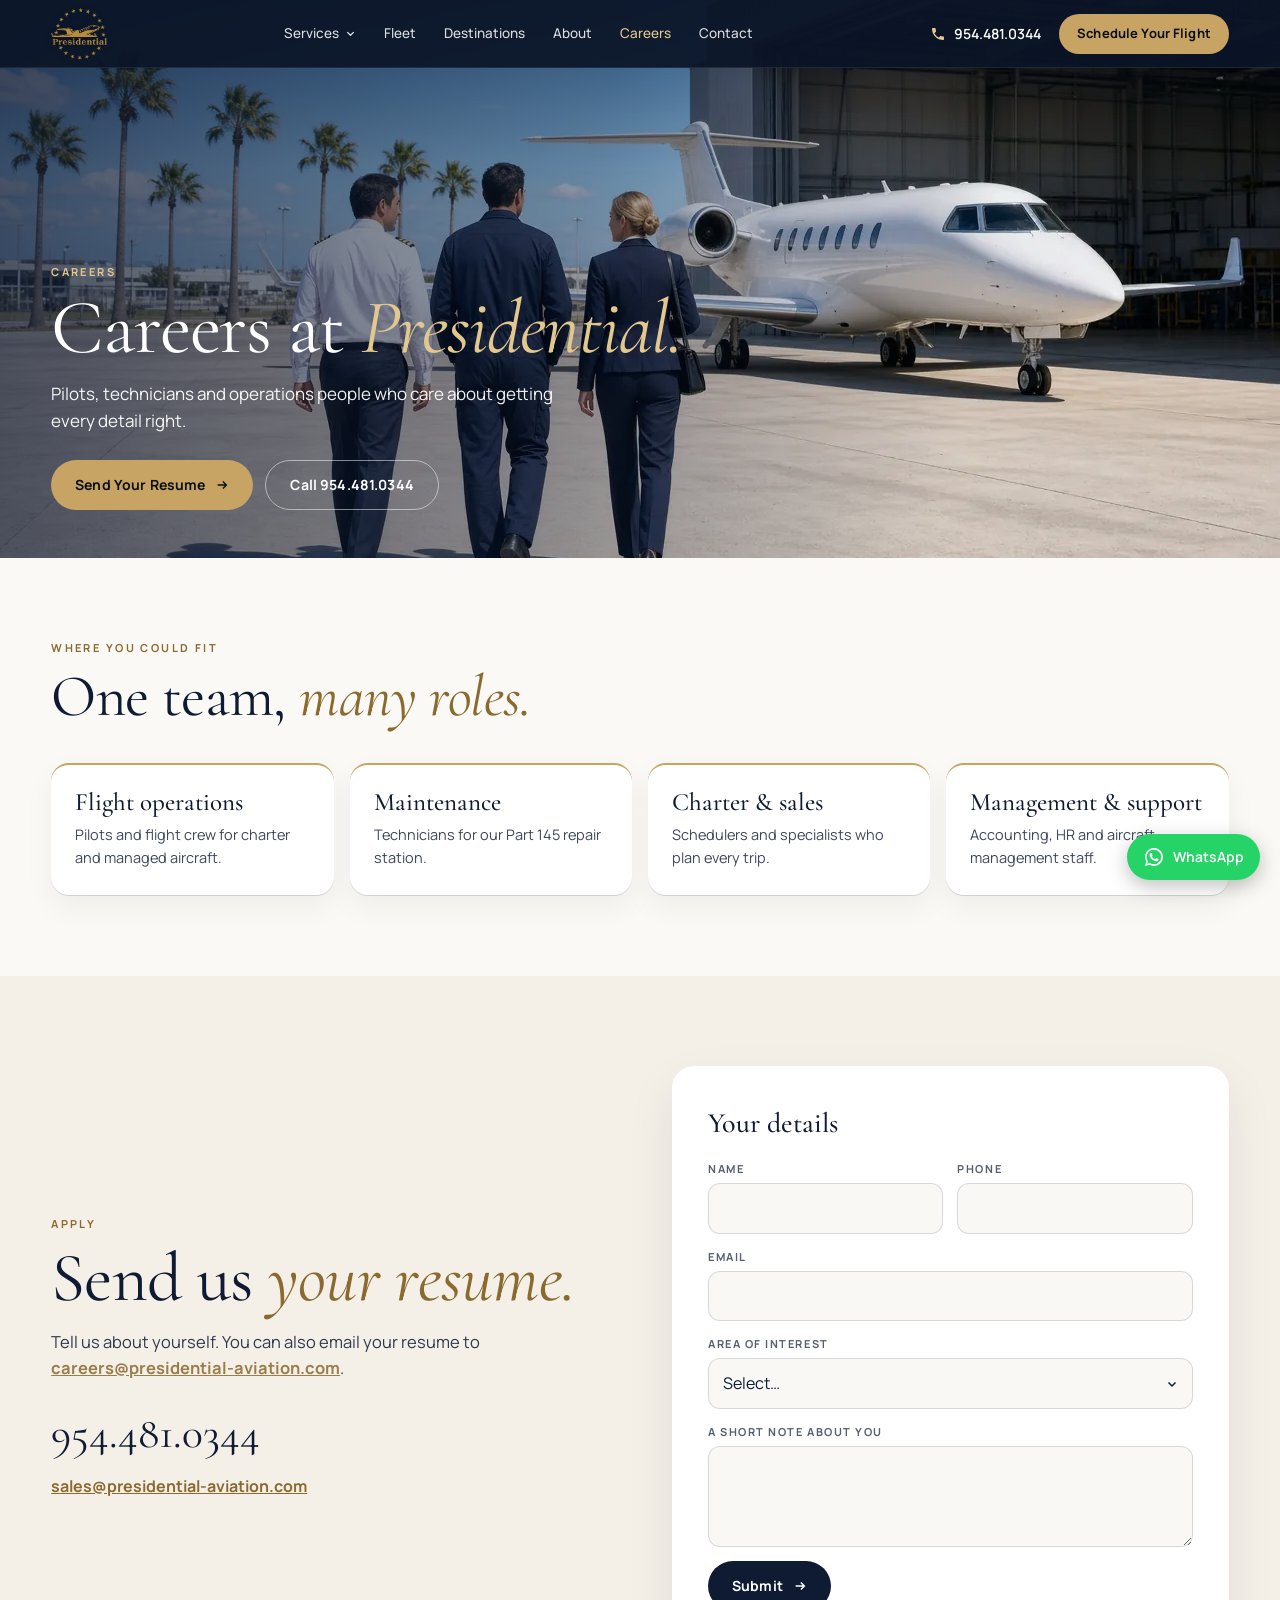
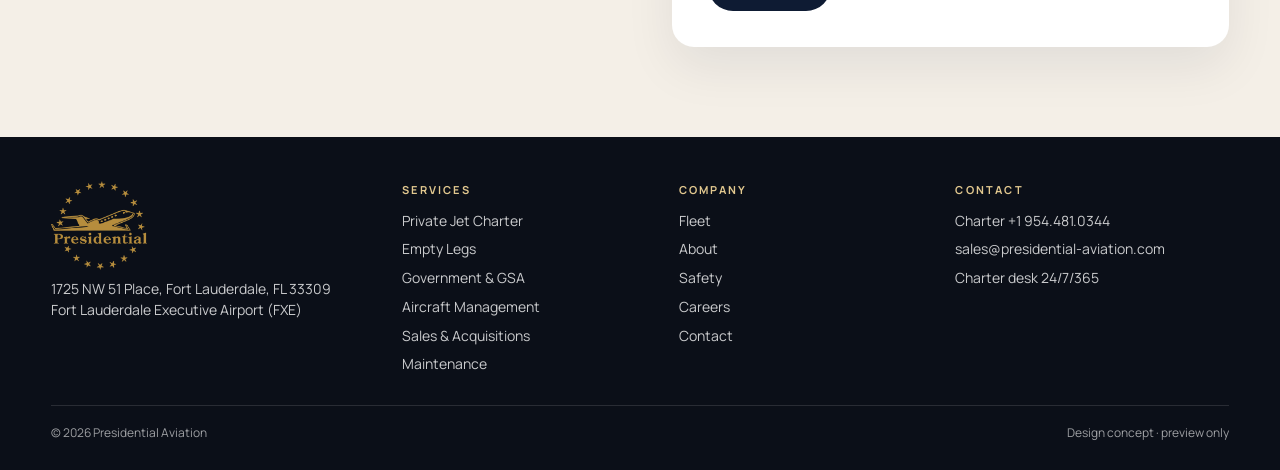
<file: careers.html>
<!doctype html>
<html lang="en">
<head>
<meta charset="utf-8">
<meta name="viewport" content="width=device-width, initial-scale=1, viewport-fit=cover">
<meta name="robots" content="noindex, nofollow">
<title>Careers | Presidential Aviation</title>
<meta name="description" content="Careers at Presidential Aviation in Fort Lauderdale: flight, maintenance, charter and operations.">
<meta name="theme-color" content="#0e1b33">
<link rel="icon" href="data:image/svg+xml,%3Csvg xmlns=%27http://www.w3.org/2000/svg%27 viewBox=%270 0 40 40%27%3E%3Ccircle cx=%2720%27 cy=%2720%27 r=%2719%27 fill=%27%230e1b33%27/%3E%3Cpath d=%27M8 22.5 L32 15.5 L27 20.5 L32 25.5 Z%27 fill=%27%23c7a463%27/%3E%3C/svg%3E">
<link rel="preload" href="img/svc-crew.webp" as="image" type="image/webp" fetchpriority="high">
<link rel="preload" href="fonts/manrope.woff2" as="font" type="font/woff2" crossorigin>
<link rel="preload" href="fonts/cormorant.woff2" as="font" type="font/woff2" crossorigin>
<link rel="stylesheet" href="css/style.css">
<script>
  (function(d){d.classList.add('js');if(matchMedia('(prefers-reduced-motion: reduce)').matches)d.classList.add('rm');})(document.documentElement);
</script>
</head>
<body class="sub">
<!-- Content rewritten from the client's live site. Sources:
     https://www.presidential-aviation.com/careers/
-->
<a class="skip" href="#main">Skip to content</a>
<!-- PHONE: 954.481.0344 used everywhere (matches the contact modals on presidential-aviation.com). Their site header also shows 954.772.8622 / 1.888.772.8622. CONFIRM the lead line before publishing. -->
<header class="nav" id="nav">
  <a class="nav__logo" href="index.html" aria-label="Presidential Aviation home">
    <img class="nav__img" src="img/logo.png" alt="Presidential Aviation" width="56" height="52">
  </a>
  <nav class="nav__links" aria-label="Primary">
    <div class="dd">
      <button class="dd__btn" type="button" aria-expanded="false" aria-controls="dd-services">Services<svg viewBox="0 0 12 12" aria-hidden="true"><path d="M2.5 4.5 6 8l3.5-3.5" fill="none" stroke="currentColor" stroke-width="1.5"/></svg></button>
      <div class="dd__menu" id="dd-services"><div class="dd__panel"><a href="charter.html"><b>Private Jet Charter</b><span>Worldwide, on demand, from FXE</span></a><a href="empty-legs.html"><b>Empty Legs</b><span>One-way repositioning flights</span></a><a href="government.html"><b>Government &amp; GSA</b><span>GSA Schedule air charter</span></a><a href="management.html"><b>Aircraft Management</b><span>A full flight department for owners</span></a><a href="sales.html"><b>Sales &amp; Acquisitions</b><span>Buy or sell with expert guidance</span></a><a href="maintenance.html"><b>Maintenance</b><span>FAA Part 145 repair station</span></a></div></div>
    </div>
    <a href="fleet.html">Fleet</a><a href="index.html#global">Destinations</a><a href="about.html">About</a><a href="careers.html" aria-current="page">Careers</a><a href="contact.html">Contact</a>
  </nav>
  <div class="nav__cta">
    <a class="nav__tel" href="tel:+19544810344" aria-label="Call 954.481.0344"><svg viewBox="0 0 24 24" aria-hidden="true"><path d="M6.6 10.8a15.1 15.1 0 0 0 6.6 6.6l2.2-2.2c.3-.3.7-.4 1-.2 1.1.4 2.3.6 3.6.6.6 0 1 .4 1 1V20c0 .6-.4 1-1 1A17 17 0 0 1 3 4c0-.6.4-1 1-1h3.5c.6 0 1 .4 1 1 0 1.3.2 2.5.6 3.6.1.3 0 .7-.2 1z" fill="currentColor"/></svg><span>954.481.0344</span></a>
    <button class="btn btn--gold btn--sm" type="button" data-book>Schedule Your Flight</button>
    <button class="burger" type="button" aria-expanded="false" aria-controls="mnav" aria-label="Open menu"><span></span><span></span><span></span></button>
  </div>
</header>
<div class="mnav" id="mnav" hidden>
  <nav class="mnav__in" aria-label="Mobile">
    <p class="mnav__h">Services</p>
    <ul><li><a href="charter.html">Private Jet Charter</a></li><li><a href="empty-legs.html">Empty Legs</a></li><li><a href="government.html">Government &amp; GSA</a></li><li><a href="management.html">Aircraft Management</a></li><li><a href="sales.html">Sales &amp; Acquisitions</a></li><li><a href="maintenance.html">Maintenance</a></li></ul>
    <p class="mnav__h">Company</p>
    <ul><li><a href="fleet.html">Fleet</a></li><li><a href="index.html#global">Destinations</a></li><li><a href="about.html">About</a></li><li><a href="careers.html" aria-current="page">Careers</a></li><li><a href="contact.html">Contact</a></li></ul>
    <a class="btn btn--ghost btn--block" href="tel:+19544810344"><svg viewBox="0 0 24 24" aria-hidden="true"><path d="M6.6 10.8a15.1 15.1 0 0 0 6.6 6.6l2.2-2.2c.3-.3.7-.4 1-.2 1.1.4 2.3.6 3.6.6.6 0 1 .4 1 1V20c0 .6-.4 1-1 1A17 17 0 0 1 3 4c0-.6.4-1 1-1h3.5c.6 0 1 .4 1 1 0 1.3.2 2.5.6 3.6.1.3 0 .7-.2 1z" fill="currentColor"/></svg>Call 954.481.0344</a>
  </nav>
</div>

<main id="main">
<section class="phero" aria-labelledby="phero-title">
  <div class="phero__media" aria-hidden="true">
    <!-- AI placeholder image -->
    <img src="img/svc-crew.webp" alt="" width="1280" height="720" fetchpriority="high" decoding="async">
  </div>
  <div class="phero__shade" aria-hidden="true"></div>
  <div class="phero__in">
    <p class="eyebrow">Careers</p>
    <h1 id="phero-title">Careers at <em>Presidential.</em></h1>
    <p class="phero__lede">Pilots, technicians and operations people who care about getting every detail right.</p>
    <div class="phero__act"><a class="btn btn--gold" href="#lead">Send Your Resume<svg viewBox="0 0 16 16" aria-hidden="true"><path d="M3 8h10M9 4l4 4-4 4" fill="none" stroke="currentColor" stroke-width="1.6"/></svg></a><a class="btn btn--ghost" href="tel:+19544810344">Call 954.481.0344</a></div>
  </div>
</section>

<section class="sec ">
  <div class="sec__in">
    <div class="sec__head rv"><p class="eyebrow">Where you could fit</p><h2>One team, <em>many roles.</em></h2></div>
    <!-- No openings are listed on the client's careers page right now; these are areas of the business, not job posts. -->
    <ul class="feats feats--4"><li class="feat rv"><h3>Flight operations</h3><p>Pilots and flight crew for charter and managed aircraft.</p></li><li class="feat rv"><h3>Maintenance</h3><p>Technicians for our Part 145 repair station.</p></li><li class="feat rv"><h3>Charter &amp; sales</h3><p>Schedulers and specialists who plan every trip.</p></li><li class="feat rv"><h3>Management &amp; support</h3><p>Accounting, HR and aircraft management staff.</p></li></ul>
  </div>
</section>
<section class="contact lead" id="lead" aria-labelledby="lead-title">
  <div class="contact__in">
    <div class="contact__cta rv">
      <p class="eyebrow">Apply</p>
      <h2 id="lead-title">Send us <em>your resume.</em></h2>
      <p class="lead__txt">Tell us about yourself. You can also email your resume to <a href="mailto:careers@presidential-aviation.com">careers@presidential-aviation.com</a>.</p>
      
      <a class="contact__phone" href="tel:+19544810344">954.481.0344</a>
      <p><a href="mailto:sales@presidential-aviation.com">sales@presidential-aviation.com</a></p>
    </div>
    <div class="contact__card rv">
      <!-- TODO: connect form endpoint (FormSubmit/CRM) after client approval -->
      <form class="cform" id="cr-form" data-lead="careers" action="#" method="post" novalidate aria-label="Career inquiry">
        <h3>Your details</h3>
        <div class="fld"><label for="cr-name">Name</label><input id="cr-name" name="name" type="text" required autocomplete="name" aria-describedby="cr-name-err"><p class="fld__err" id="cr-name-err"></p></div><div class="fld"><label for="cr-phone">Phone</label><input id="cr-phone" name="phone" type="tel" required autocomplete="tel" inputmode="tel" aria-describedby="cr-phone-err"><p class="fld__err" id="cr-phone-err"></p></div><div class="fld fld--full"><label for="cr-email">Email</label><input id="cr-email" name="email" type="email" required autocomplete="email" aria-describedby="cr-email-err"><p class="fld__err" id="cr-email-err"></p></div><div class="fld fld--full"><label for="cr-area">Area of interest</label><select id="cr-area" name="area" required aria-describedby="cr-area-err"><option value="">Select…</option><option>Flight operations</option><option>Maintenance</option><option>Charter &amp; sales</option><option>Management &amp; support</option><option>Other</option></select><p class="fld__err" id="cr-area-err"></p></div><div class="fld fld--full"><label for="cr-message">A short note about you</label><textarea id="cr-message" name="message" rows="3" required aria-describedby="cr-message-err"></textarea><p class="fld__err" id="cr-message-err"></p></div><!-- TODO: resume upload once the form endpoint is connected -->
        <button class="btn btn--navy" type="submit">Submit<svg viewBox="0 0 16 16" aria-hidden="true"><path d="M3 8h10M9 4l4 4-4 4" fill="none" stroke="currentColor" stroke-width="1.6"/></svg></button>
      </form>
      <div class="done" role="status" tabindex="-1" hidden>
        <span class="done__tick" aria-hidden="true"><svg viewBox="0 0 24 24"><path d="M5 12.5l4.5 4.5L19 7.5" fill="none" stroke="currentColor" stroke-width="2"/></svg></span>
        <p class="done__t">Thank you<span data-name></span>.</p>
        <p>Thanks for your interest. Our team will review your details. Need us now? Call <a href="tel:+19544810344">954.481.0344</a>.</p>
      </div>
    </div>
  </div>
</section>
</main>

<footer class="foot">
  <div class="foot__in">
    <div class="foot__col foot__col--brand">
      <p class="foot__brand"><img src="img/logo.png" alt="Presidential Aviation" width="96" height="89" loading="lazy"></p>
      <p>1725 NW 51 Place, Fort Lauderdale, FL 33309<br>Fort Lauderdale Executive Airport (FXE)</p>
    </div>
    <div class="foot__col">
      <p class="foot__h">Services</p>
      <p><a href="charter.html">Private Jet Charter</a></p><p><a href="empty-legs.html">Empty Legs</a></p><p><a href="government.html">Government &amp; GSA</a></p><p><a href="management.html">Aircraft Management</a></p><p><a href="sales.html">Sales &amp; Acquisitions</a></p><p><a href="maintenance.html">Maintenance</a></p>
    </div>
    <div class="foot__col">
      <p class="foot__h">Company</p>
      <p><a href="fleet.html">Fleet</a></p>
      <p><a href="about.html">About</a></p>
      <p><a href="about.html#safety">Safety</a></p>
      <p><a href="careers.html">Careers</a></p>
      <p><a href="contact.html">Contact</a></p>
    </div>
    <div class="foot__col">
      <p class="foot__h">Contact</p>
      <p><a href="tel:+19544810344">Charter +1 954.481.0344</a></p>
      <p><a href="mailto:sales@presidential-aviation.com">sales@presidential-aviation.com</a></p>
      <p>Charter desk 24/7/365</p>
    </div>
  </div>
  <div class="foot__base"><span>© 2026 Presidential Aviation</span><span>Design concept · preview only</span></div>
</footer>

<!-- Trip request sheet (subpages have no booking bar, so the sheet carries the trip fields) -->
<div class="sheet" id="book-modal" role="dialog" aria-modal="true" aria-labelledby="sheet-title" hidden>
  <div class="sheet__back" data-close></div>
  <div class="sheet__panel">
    <button class="sheet__x" type="button" data-close aria-label="Close"><svg viewBox="0 0 24 24" aria-hidden="true"><path d="M6 6l12 12M18 6L6 18" fill="none" stroke="currentColor" stroke-width="1.6"/></svg></button>
    <div class="sheet__body">
      <p class="eyebrow">Schedule your flight</p>
      <h2 class="sheet__t" id="sheet-title">Tell us about <em>your trip.</em></h2>
      <!-- TODO: connect form endpoint (FormSubmit/CRM) after client approval -->
      <form class="cform cform--sheet" id="trip-form" data-lead="trip" action="#" method="post" novalidate aria-labelledby="sheet-title">
        <div class="fld fld--full"><label for="s-trip">Trip type</label><select id="s-trip" name="trip" required aria-describedby="s-trip-err"><option value="">Select…</option><option>One-way</option><option>Round-trip</option><option>Multi-leg</option></select><p class="fld__err" id="s-trip-err"></p></div><div class="fld"><label for="s-from">From</label><input id="s-from" name="from" type="text" required placeholder="City or airport" aria-describedby="s-from-err"><p class="fld__err" id="s-from-err"></p></div><div class="fld"><label for="s-to">To</label><input id="s-to" name="to" type="text" required placeholder="City or airport" aria-describedby="s-to-err"><p class="fld__err" id="s-to-err"></p></div><div class="fld"><label for="s-date">Departure date</label><input id="s-date" name="date" type="date" required aria-describedby="s-date-err" data-future><p class="fld__err" id="s-date-err"></p></div><div class="fld"><label for="s-passengers">Passengers</label><input id="s-passengers" name="passengers" type="number" required aria-describedby="s-passengers-err" min="1" max="100" value="2"><p class="fld__err" id="s-passengers-err"></p></div><div class="fld fld--full"><label for="s-notes">Return date, extra legs or requests <i>(optional)</i></label><textarea id="s-notes" name="notes" rows="3" aria-describedby="s-notes-err"></textarea><p class="fld__err" id="s-notes-err"></p></div><div class="fld"><label for="s-name">Name</label><input id="s-name" name="name" type="text" required autocomplete="name" aria-describedby="s-name-err"><p class="fld__err" id="s-name-err"></p></div><div class="fld"><label for="s-phone">Phone</label><input id="s-phone" name="phone" type="tel" required autocomplete="tel" inputmode="tel" aria-describedby="s-phone-err"><p class="fld__err" id="s-phone-err"></p></div><div class="fld fld--full"><label for="s-email">Email</label><input id="s-email" name="email" type="email" required autocomplete="email" aria-describedby="s-email-err"><p class="fld__err" id="s-email-err"></p></div>
        <button class="btn btn--gold btn--block" type="submit">Schedule My Flight<svg viewBox="0 0 16 16" aria-hidden="true"><path d="M3 8h10M9 4l4 4-4 4" fill="none" stroke="currentColor" stroke-width="1.6"/></svg></button>
        <p class="fine fine--c">No obligation. Prefer to talk? <a href="tel:+19544810344">Call 954.481.0344</a></p>
      </form>
      <div class="done" role="status" tabindex="-1" hidden>
        <span class="done__tick" aria-hidden="true"><svg viewBox="0 0 24 24"><path d="M5 12.5l4.5 4.5L19 7.5" fill="none" stroke="currentColor" stroke-width="2"/></svg></span>
        <p class="done__t">Thank you<span data-name></span>.</p>
        <p>Your request is in. A member of our charter team will reach out to confirm the details of your trip. Need it sooner? Call <a href="tel:+19544810344">954.481.0344</a>.</p>
        <button class="btn btn--navy" type="button" data-close>Done</button>
      </div>
    </div>
  </div>
</div>

<!-- Mobile sticky action bar -->
<div class="mbar">
  <a class="mbar__call" href="tel:+19544810344" aria-label="Call 954.481.0344"><svg viewBox="0 0 24 24" aria-hidden="true"><path d="M6.6 10.8a15.1 15.1 0 0 0 6.6 6.6l2.2-2.2c.3-.3.7-.4 1-.2 1.1.4 2.3.6 3.6.6.6 0 1 .4 1 1V20c0 .6-.4 1-1 1A17 17 0 0 1 3 4c0-.6.4-1 1-1h3.5c.6 0 1 .4 1 1 0 1.3.2 2.5.6 3.6.1.3 0 .7-.2 1z" fill="currentColor"/></svg>Call</a>
  <button class="mbar__go" type="button" data-book>Schedule Your Flight</button>
</div>

<script src="js/main.js" defer></script>
</body>
</html>
</file>
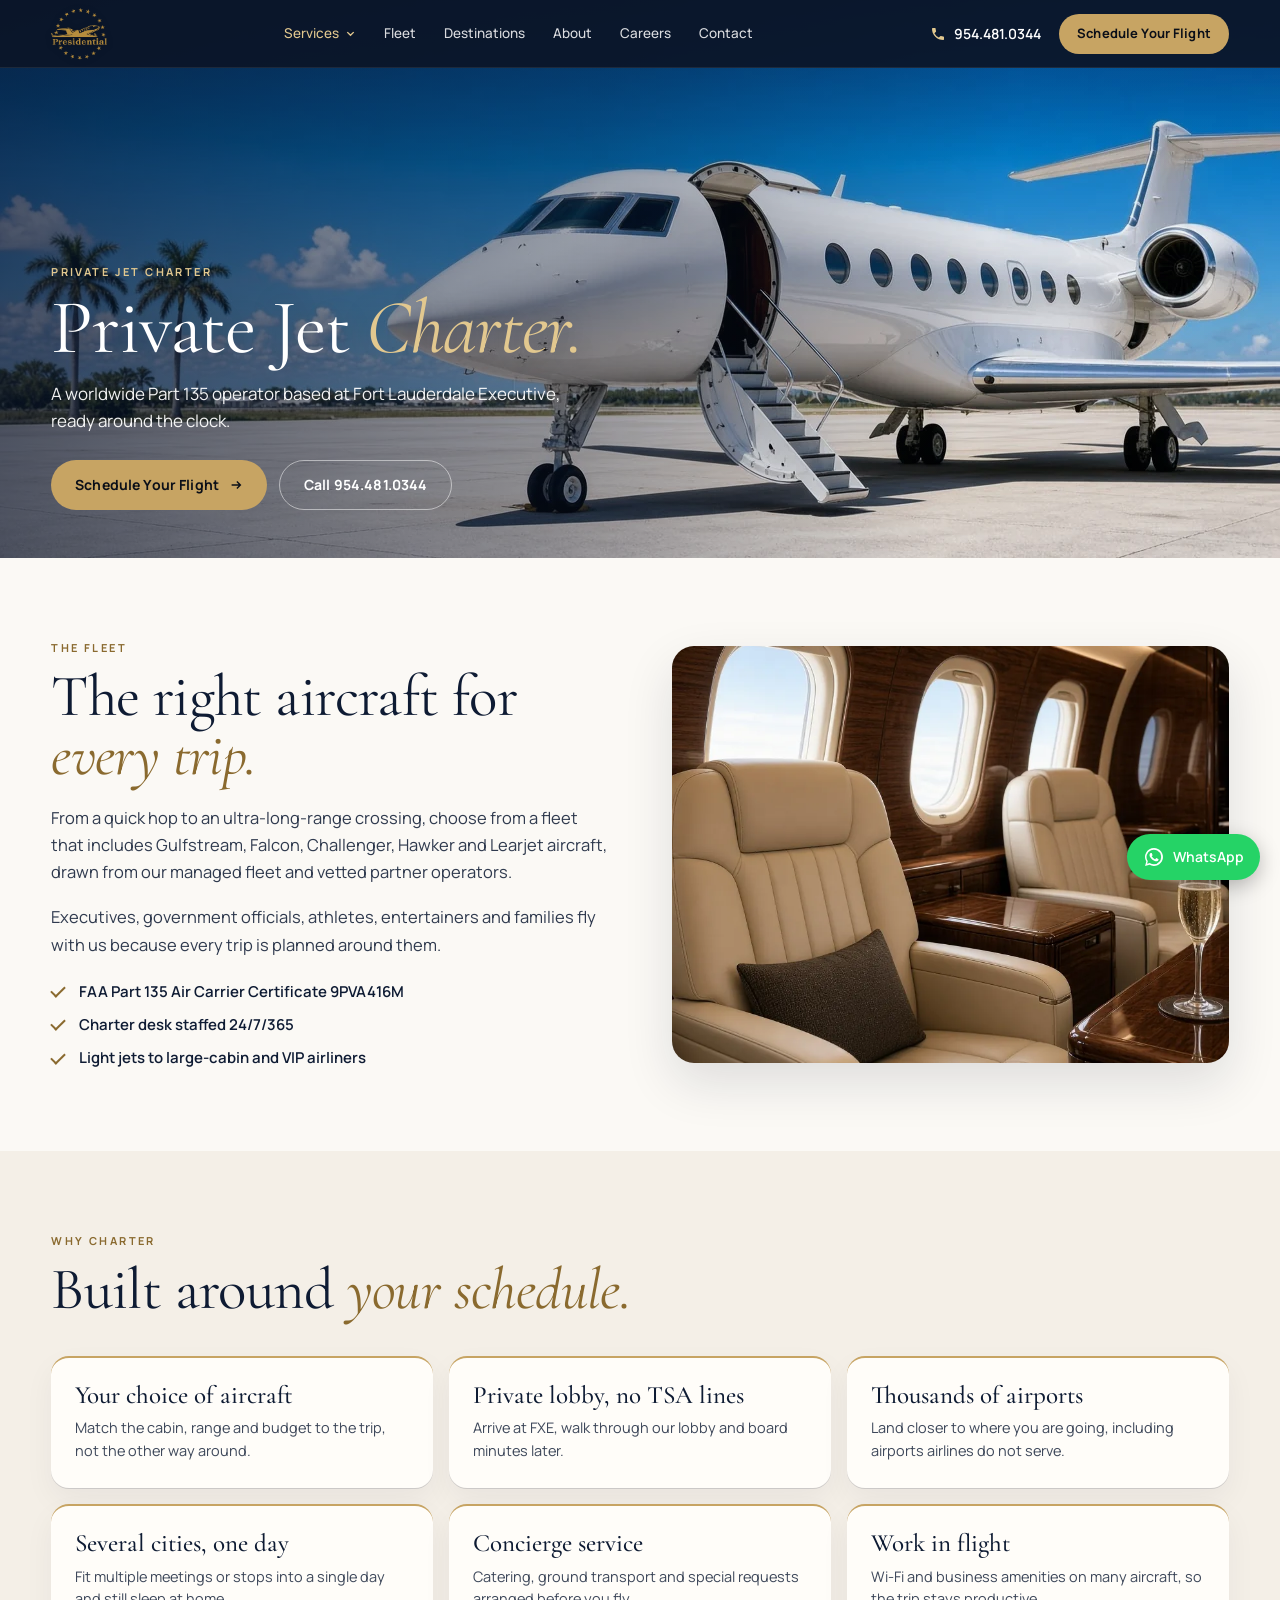
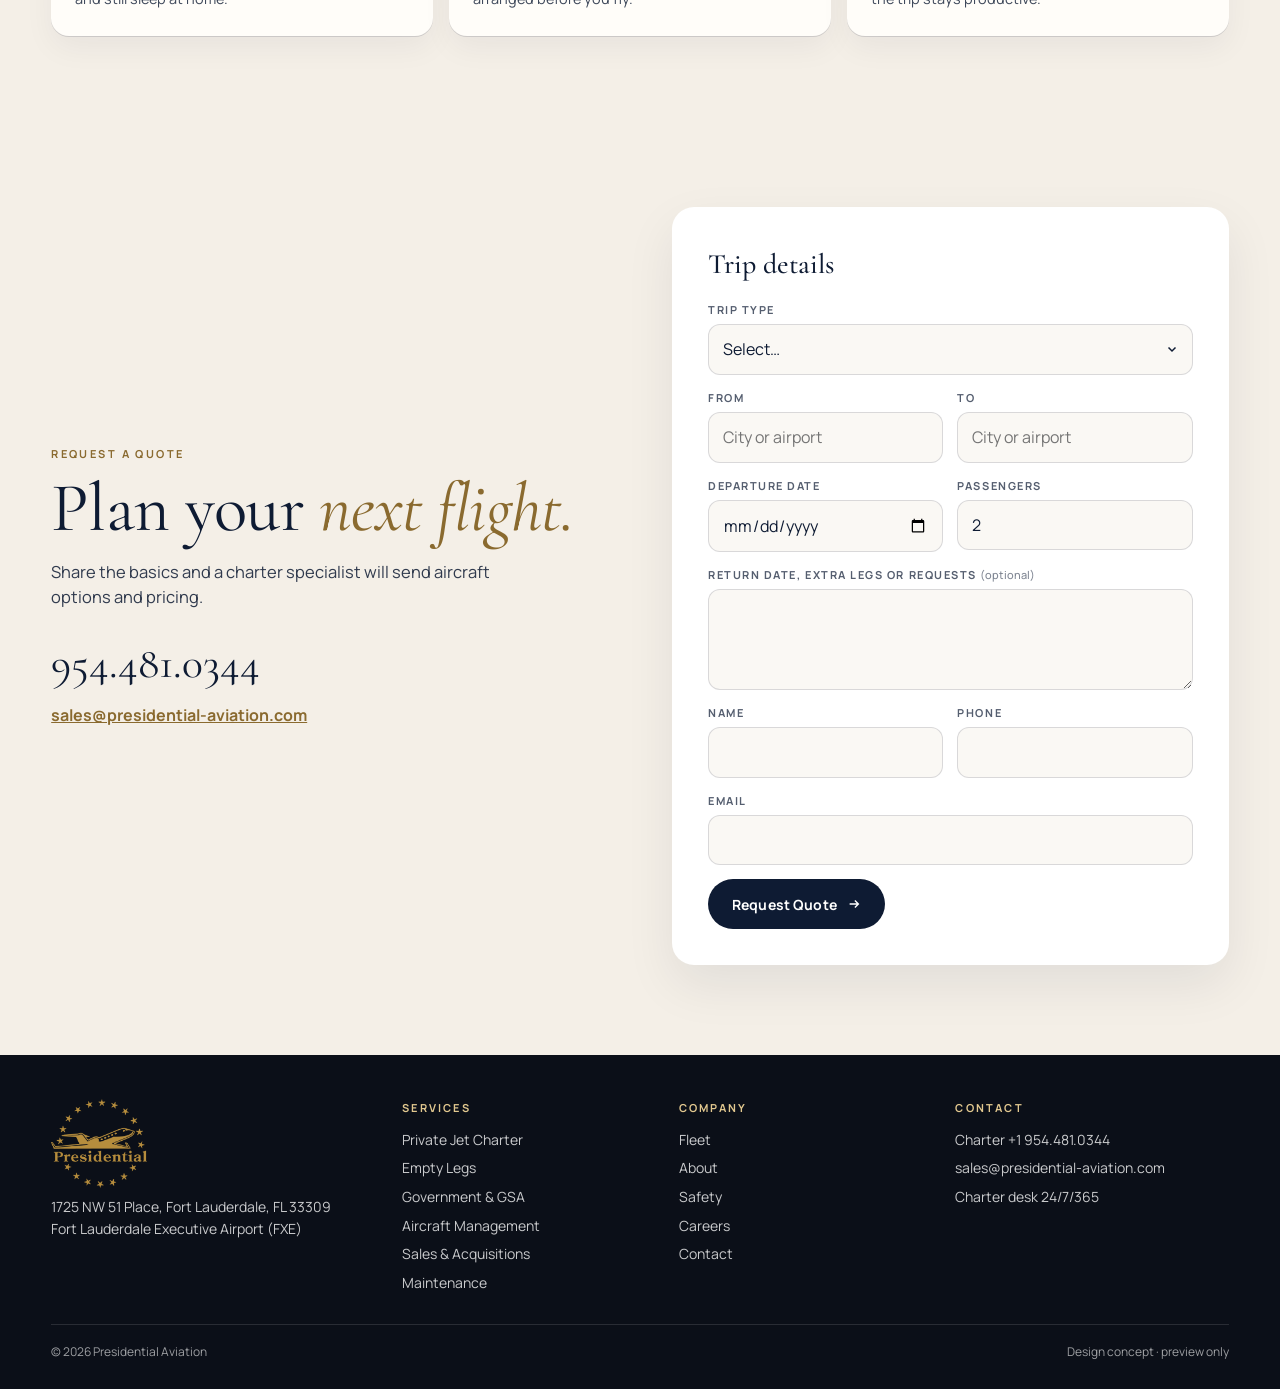
<file: charter.html>
<!doctype html>
<html lang="en">
<head>
<meta charset="utf-8">
<meta name="viewport" content="width=device-width, initial-scale=1, viewport-fit=cover">
<meta name="robots" content="noindex, nofollow">
<title>Private Jet Charter | Presidential Aviation</title>
<meta name="description" content="Worldwide private jet charter from Fort Lauderdale Executive (FXE). Part 135 operator, 24/7/365.">
<meta name="theme-color" content="#0e1b33">
<link rel="icon" href="data:image/svg+xml,%3Csvg xmlns=%27http://www.w3.org/2000/svg%27 viewBox=%270 0 40 40%27%3E%3Ccircle cx=%2720%27 cy=%2720%27 r=%2719%27 fill=%27%230e1b33%27/%3E%3Cpath d=%27M8 22.5 L32 15.5 L27 20.5 L32 25.5 Z%27 fill=%27%23c7a463%27/%3E%3C/svg%3E">
<link rel="preload" href="img/tarmac-day.webp" as="image" type="image/webp" fetchpriority="high">
<link rel="preload" href="fonts/manrope.woff2" as="font" type="font/woff2" crossorigin>
<link rel="preload" href="fonts/cormorant.woff2" as="font" type="font/woff2" crossorigin>
<link rel="stylesheet" href="css/style.css">
<script>
  (function(d){d.classList.add('js');if(matchMedia('(prefers-reduced-motion: reduce)').matches)d.classList.add('rm');})(document.documentElement);
</script>
</head>
<body class="sub">
<!-- Content rewritten from the client's live site. Sources:
     https://www.presidential-aviation.com/private-jet-charter/
     https://www.presidential-aviation.com/private-jet-fleet/
     https://www.presidential-aviation.com/private-jet-airports/
     https://www.presidential-aviation.com/private-jet-charter/private-jet-charter-faq/
-->
<a class="skip" href="#main">Skip to content</a>
<!-- PHONE: 954.481.0344 used everywhere (matches the contact modals on presidential-aviation.com). Their site header also shows 954.772.8622 / 1.888.772.8622. CONFIRM the lead line before publishing. -->
<header class="nav" id="nav">
  <a class="nav__logo" href="index.html" aria-label="Presidential Aviation home">
    <img class="nav__img" src="img/logo.png" alt="Presidential Aviation" width="56" height="52">
  </a>
  <nav class="nav__links" aria-label="Primary">
    <div class="dd is-active">
      <button class="dd__btn" type="button" aria-expanded="false" aria-controls="dd-services">Services<svg viewBox="0 0 12 12" aria-hidden="true"><path d="M2.5 4.5 6 8l3.5-3.5" fill="none" stroke="currentColor" stroke-width="1.5"/></svg></button>
      <div class="dd__menu" id="dd-services"><div class="dd__panel"><a href="charter.html" aria-current="page"><b>Private Jet Charter</b><span>Worldwide, on demand, from FXE</span></a><a href="empty-legs.html"><b>Empty Legs</b><span>One-way repositioning flights</span></a><a href="government.html"><b>Government &amp; GSA</b><span>GSA Schedule air charter</span></a><a href="management.html"><b>Aircraft Management</b><span>A full flight department for owners</span></a><a href="sales.html"><b>Sales &amp; Acquisitions</b><span>Buy or sell with expert guidance</span></a><a href="maintenance.html"><b>Maintenance</b><span>FAA Part 145 repair station</span></a></div></div>
    </div>
    <a href="fleet.html">Fleet</a><a href="index.html#global">Destinations</a><a href="about.html">About</a><a href="careers.html">Careers</a><a href="contact.html">Contact</a>
  </nav>
  <div class="nav__cta">
    <a class="nav__tel" href="tel:+19544810344" aria-label="Call 954.481.0344"><svg viewBox="0 0 24 24" aria-hidden="true"><path d="M6.6 10.8a15.1 15.1 0 0 0 6.6 6.6l2.2-2.2c.3-.3.7-.4 1-.2 1.1.4 2.3.6 3.6.6.6 0 1 .4 1 1V20c0 .6-.4 1-1 1A17 17 0 0 1 3 4c0-.6.4-1 1-1h3.5c.6 0 1 .4 1 1 0 1.3.2 2.5.6 3.6.1.3 0 .7-.2 1z" fill="currentColor"/></svg><span>954.481.0344</span></a>
    <button class="btn btn--gold btn--sm" type="button" data-book>Schedule Your Flight</button>
    <button class="burger" type="button" aria-expanded="false" aria-controls="mnav" aria-label="Open menu"><span></span><span></span><span></span></button>
  </div>
</header>
<div class="mnav" id="mnav" hidden>
  <nav class="mnav__in" aria-label="Mobile">
    <p class="mnav__h">Services</p>
    <ul><li><a href="charter.html" aria-current="page">Private Jet Charter</a></li><li><a href="empty-legs.html">Empty Legs</a></li><li><a href="government.html">Government &amp; GSA</a></li><li><a href="management.html">Aircraft Management</a></li><li><a href="sales.html">Sales &amp; Acquisitions</a></li><li><a href="maintenance.html">Maintenance</a></li></ul>
    <p class="mnav__h">Company</p>
    <ul><li><a href="fleet.html">Fleet</a></li><li><a href="index.html#global">Destinations</a></li><li><a href="about.html">About</a></li><li><a href="careers.html">Careers</a></li><li><a href="contact.html">Contact</a></li></ul>
    <a class="btn btn--ghost btn--block" href="tel:+19544810344"><svg viewBox="0 0 24 24" aria-hidden="true"><path d="M6.6 10.8a15.1 15.1 0 0 0 6.6 6.6l2.2-2.2c.3-.3.7-.4 1-.2 1.1.4 2.3.6 3.6.6.6 0 1 .4 1 1V20c0 .6-.4 1-1 1A17 17 0 0 1 3 4c0-.6.4-1 1-1h3.5c.6 0 1 .4 1 1 0 1.3.2 2.5.6 3.6.1.3 0 .7-.2 1z" fill="currentColor"/></svg>Call 954.481.0344</a>
  </nav>
</div>

<main id="main">
<section class="phero" aria-labelledby="phero-title">
  <div class="phero__media" aria-hidden="true">
    <!-- AI placeholder image -->
    <img src="img/tarmac-day.webp" alt="" width="1280" height="720" fetchpriority="high" decoding="async">
  </div>
  <div class="phero__shade" aria-hidden="true"></div>
  <div class="phero__in">
    <p class="eyebrow">Private jet charter</p>
    <h1 id="phero-title">Private Jet <em>Charter.</em></h1>
    <p class="phero__lede">A worldwide Part 135 operator based at Fort Lauderdale Executive, ready around the clock.</p>
    <div class="phero__act"><button class="btn btn--gold" type="button" data-book>Schedule Your Flight<svg viewBox="0 0 16 16" aria-hidden="true"><path d="M3 8h10M9 4l4 4-4 4" fill="none" stroke="currentColor" stroke-width="1.6"/></svg></button><a class="btn btn--ghost" href="tel:+19544810344">Call 954.481.0344</a></div>
  </div>
</section>

<section class="sec ">
  <div class="sec__in split">
    <div class="split__copy rv"><p class="eyebrow">The fleet</p><h2>The right aircraft for <em>every trip.</em></h2><p>From a quick hop to an ultra-long-range crossing, choose from a fleet that includes Gulfstream, Falcon, Challenger, Hawker and Learjet aircraft, drawn from our managed fleet and vetted partner operators.</p><p>Executives, government officials, athletes, entertainers and families fly with us because every trip is planned around them.</p><ul class="ticks"><li>FAA Part 135 Air Carrier Certificate 9PVA416M</li><li>Charter desk staffed 24/7/365</li><li>Light jets to large-cabin and VIP airliners</li></ul></div>
    <!-- CONFIRM: certificate number and aircraft types as listed on /private-jet-charter/ and /private-jet-fleet/ -->
    <figure class="split__img rv"><img src="img/cabin.webp" alt="Cream leather seats inside a private jet cabin" width="864" height="1152" loading="lazy" decoding="async"></figure>
  </div>
</section>
<section class="sec sec--cream">
  <div class="sec__in">
    <div class="sec__head rv"><p class="eyebrow">Why charter</p><h2>Built around <em>your schedule.</em></h2></div>
    <ul class="feats feats--3"><li class="feat rv"><h3>Your choice of aircraft</h3><p>Match the cabin, range and budget to the trip, not the other way around.</p></li><li class="feat rv"><h3>Private lobby, no TSA lines</h3><p>Arrive at FXE, walk through our lobby and board minutes later.</p></li><li class="feat rv"><h3>Thousands of airports</h3><p>Land closer to where you are going, including airports airlines do not serve.</p></li><li class="feat rv"><h3>Several cities, one day</h3><p>Fit multiple meetings or stops into a single day and still sleep at home.</p></li><li class="feat rv"><h3>Concierge service</h3><p>Catering, ground transport and special requests arranged before you fly.</p></li><li class="feat rv"><h3>Work in flight</h3><p>Wi-Fi and business amenities on many aircraft, so the trip stays productive.</p></li></ul>
  </div>
</section>
<section class="contact lead" id="lead" aria-labelledby="lead-title">
  <div class="contact__in">
    <div class="contact__cta rv">
      <p class="eyebrow">Request a quote</p>
      <h2 id="lead-title">Plan your <em>next flight.</em></h2>
      <p class="lead__txt">Share the basics and a charter specialist will send aircraft options and pricing.</p>
      
      <a class="contact__phone" href="tel:+19544810344">954.481.0344</a>
      <p><a href="mailto:sales@presidential-aviation.com">sales@presidential-aviation.com</a></p>
    </div>
    <div class="contact__card rv">
      <!-- TODO: connect form endpoint (FormSubmit/CRM) after client approval -->
      <form class="cform" id="ch-form" data-lead="charter" action="#" method="post" novalidate aria-label="Charter trip request">
        <h3>Trip details</h3>
        <div class="fld fld--full"><label for="ch-trip">Trip type</label><select id="ch-trip" name="trip" required aria-describedby="ch-trip-err"><option value="">Select…</option><option>One-way</option><option>Round-trip</option><option>Multi-leg</option></select><p class="fld__err" id="ch-trip-err"></p></div><div class="fld"><label for="ch-from">From</label><input id="ch-from" name="from" type="text" required placeholder="City or airport" aria-describedby="ch-from-err"><p class="fld__err" id="ch-from-err"></p></div><div class="fld"><label for="ch-to">To</label><input id="ch-to" name="to" type="text" required placeholder="City or airport" aria-describedby="ch-to-err"><p class="fld__err" id="ch-to-err"></p></div><div class="fld"><label for="ch-date">Departure date</label><input id="ch-date" name="date" type="date" required aria-describedby="ch-date-err" data-future><p class="fld__err" id="ch-date-err"></p></div><div class="fld"><label for="ch-passengers">Passengers</label><input id="ch-passengers" name="passengers" type="number" required aria-describedby="ch-passengers-err" min="1" max="100" value="2"><p class="fld__err" id="ch-passengers-err"></p></div><div class="fld fld--full"><label for="ch-notes">Return date, extra legs or requests <i>(optional)</i></label><textarea id="ch-notes" name="notes" rows="3" aria-describedby="ch-notes-err"></textarea><p class="fld__err" id="ch-notes-err"></p></div><div class="fld"><label for="ch-name">Name</label><input id="ch-name" name="name" type="text" required autocomplete="name" aria-describedby="ch-name-err"><p class="fld__err" id="ch-name-err"></p></div><div class="fld"><label for="ch-phone">Phone</label><input id="ch-phone" name="phone" type="tel" required autocomplete="tel" inputmode="tel" aria-describedby="ch-phone-err"><p class="fld__err" id="ch-phone-err"></p></div><div class="fld fld--full"><label for="ch-email">Email</label><input id="ch-email" name="email" type="email" required autocomplete="email" aria-describedby="ch-email-err"><p class="fld__err" id="ch-email-err"></p></div>
        <button class="btn btn--navy" type="submit">Request Quote<svg viewBox="0 0 16 16" aria-hidden="true"><path d="M3 8h10M9 4l4 4-4 4" fill="none" stroke="currentColor" stroke-width="1.6"/></svg></button>
      </form>
      <div class="done" role="status" tabindex="-1" hidden>
        <span class="done__tick" aria-hidden="true"><svg viewBox="0 0 24 24"><path d="M5 12.5l4.5 4.5L19 7.5" fill="none" stroke="currentColor" stroke-width="2"/></svg></span>
        <p class="done__t">Thank you<span data-name></span>.</p>
        <p>Your trip request is in. A charter specialist will follow up with options. Need us now? Call <a href="tel:+19544810344">954.481.0344</a>.</p>
      </div>
    </div>
  </div>
</section>
</main>

<footer class="foot">
  <div class="foot__in">
    <div class="foot__col foot__col--brand">
      <p class="foot__brand"><img src="img/logo.png" alt="Presidential Aviation" width="96" height="89" loading="lazy"></p>
      <p>1725 NW 51 Place, Fort Lauderdale, FL 33309<br>Fort Lauderdale Executive Airport (FXE)</p>
    </div>
    <div class="foot__col">
      <p class="foot__h">Services</p>
      <p><a href="charter.html">Private Jet Charter</a></p><p><a href="empty-legs.html">Empty Legs</a></p><p><a href="government.html">Government &amp; GSA</a></p><p><a href="management.html">Aircraft Management</a></p><p><a href="sales.html">Sales &amp; Acquisitions</a></p><p><a href="maintenance.html">Maintenance</a></p>
    </div>
    <div class="foot__col">
      <p class="foot__h">Company</p>
      <p><a href="fleet.html">Fleet</a></p>
      <p><a href="about.html">About</a></p>
      <p><a href="about.html#safety">Safety</a></p>
      <p><a href="careers.html">Careers</a></p>
      <p><a href="contact.html">Contact</a></p>
    </div>
    <div class="foot__col">
      <p class="foot__h">Contact</p>
      <p><a href="tel:+19544810344">Charter +1 954.481.0344</a></p>
      <p><a href="mailto:sales@presidential-aviation.com">sales@presidential-aviation.com</a></p>
      <p>Charter desk 24/7/365</p>
    </div>
  </div>
  <div class="foot__base"><span>© 2026 Presidential Aviation</span><span>Design concept · preview only</span></div>
</footer>

<!-- Trip request sheet (subpages have no booking bar, so the sheet carries the trip fields) -->
<div class="sheet" id="book-modal" role="dialog" aria-modal="true" aria-labelledby="sheet-title" hidden>
  <div class="sheet__back" data-close></div>
  <div class="sheet__panel">
    <button class="sheet__x" type="button" data-close aria-label="Close"><svg viewBox="0 0 24 24" aria-hidden="true"><path d="M6 6l12 12M18 6L6 18" fill="none" stroke="currentColor" stroke-width="1.6"/></svg></button>
    <div class="sheet__body">
      <p class="eyebrow">Schedule your flight</p>
      <h2 class="sheet__t" id="sheet-title">Tell us about <em>your trip.</em></h2>
      <!-- TODO: connect form endpoint (FormSubmit/CRM) after client approval -->
      <form class="cform cform--sheet" id="trip-form" data-lead="trip" action="#" method="post" novalidate aria-labelledby="sheet-title">
        <div class="fld fld--full"><label for="s-trip">Trip type</label><select id="s-trip" name="trip" required aria-describedby="s-trip-err"><option value="">Select…</option><option>One-way</option><option>Round-trip</option><option>Multi-leg</option></select><p class="fld__err" id="s-trip-err"></p></div><div class="fld"><label for="s-from">From</label><input id="s-from" name="from" type="text" required placeholder="City or airport" aria-describedby="s-from-err"><p class="fld__err" id="s-from-err"></p></div><div class="fld"><label for="s-to">To</label><input id="s-to" name="to" type="text" required placeholder="City or airport" aria-describedby="s-to-err"><p class="fld__err" id="s-to-err"></p></div><div class="fld"><label for="s-date">Departure date</label><input id="s-date" name="date" type="date" required aria-describedby="s-date-err" data-future><p class="fld__err" id="s-date-err"></p></div><div class="fld"><label for="s-passengers">Passengers</label><input id="s-passengers" name="passengers" type="number" required aria-describedby="s-passengers-err" min="1" max="100" value="2"><p class="fld__err" id="s-passengers-err"></p></div><div class="fld fld--full"><label for="s-notes">Return date, extra legs or requests <i>(optional)</i></label><textarea id="s-notes" name="notes" rows="3" aria-describedby="s-notes-err"></textarea><p class="fld__err" id="s-notes-err"></p></div><div class="fld"><label for="s-name">Name</label><input id="s-name" name="name" type="text" required autocomplete="name" aria-describedby="s-name-err"><p class="fld__err" id="s-name-err"></p></div><div class="fld"><label for="s-phone">Phone</label><input id="s-phone" name="phone" type="tel" required autocomplete="tel" inputmode="tel" aria-describedby="s-phone-err"><p class="fld__err" id="s-phone-err"></p></div><div class="fld fld--full"><label for="s-email">Email</label><input id="s-email" name="email" type="email" required autocomplete="email" aria-describedby="s-email-err"><p class="fld__err" id="s-email-err"></p></div>
        <button class="btn btn--gold btn--block" type="submit">Schedule My Flight<svg viewBox="0 0 16 16" aria-hidden="true"><path d="M3 8h10M9 4l4 4-4 4" fill="none" stroke="currentColor" stroke-width="1.6"/></svg></button>
        <p class="fine fine--c">No obligation. Prefer to talk? <a href="tel:+19544810344">Call 954.481.0344</a></p>
      </form>
      <div class="done" role="status" tabindex="-1" hidden>
        <span class="done__tick" aria-hidden="true"><svg viewBox="0 0 24 24"><path d="M5 12.5l4.5 4.5L19 7.5" fill="none" stroke="currentColor" stroke-width="2"/></svg></span>
        <p class="done__t">Thank you<span data-name></span>.</p>
        <p>Your request is in. A member of our charter team will reach out to confirm the details of your trip. Need it sooner? Call <a href="tel:+19544810344">954.481.0344</a>.</p>
        <button class="btn btn--navy" type="button" data-close>Done</button>
      </div>
    </div>
  </div>
</div>

<!-- Mobile sticky action bar -->
<div class="mbar">
  <a class="mbar__call" href="tel:+19544810344" aria-label="Call 954.481.0344"><svg viewBox="0 0 24 24" aria-hidden="true"><path d="M6.6 10.8a15.1 15.1 0 0 0 6.6 6.6l2.2-2.2c.3-.3.7-.4 1-.2 1.1.4 2.3.6 3.6.6.6 0 1 .4 1 1V20c0 .6-.4 1-1 1A17 17 0 0 1 3 4c0-.6.4-1 1-1h3.5c.6 0 1 .4 1 1 0 1.3.2 2.5.6 3.6.1.3 0 .7-.2 1z" fill="currentColor"/></svg>Call</a>
  <button class="mbar__go" type="button" data-book>Schedule Your Flight</button>
</div>

<script src="js/main.js" defer></script>
</body>
</html>
</file>
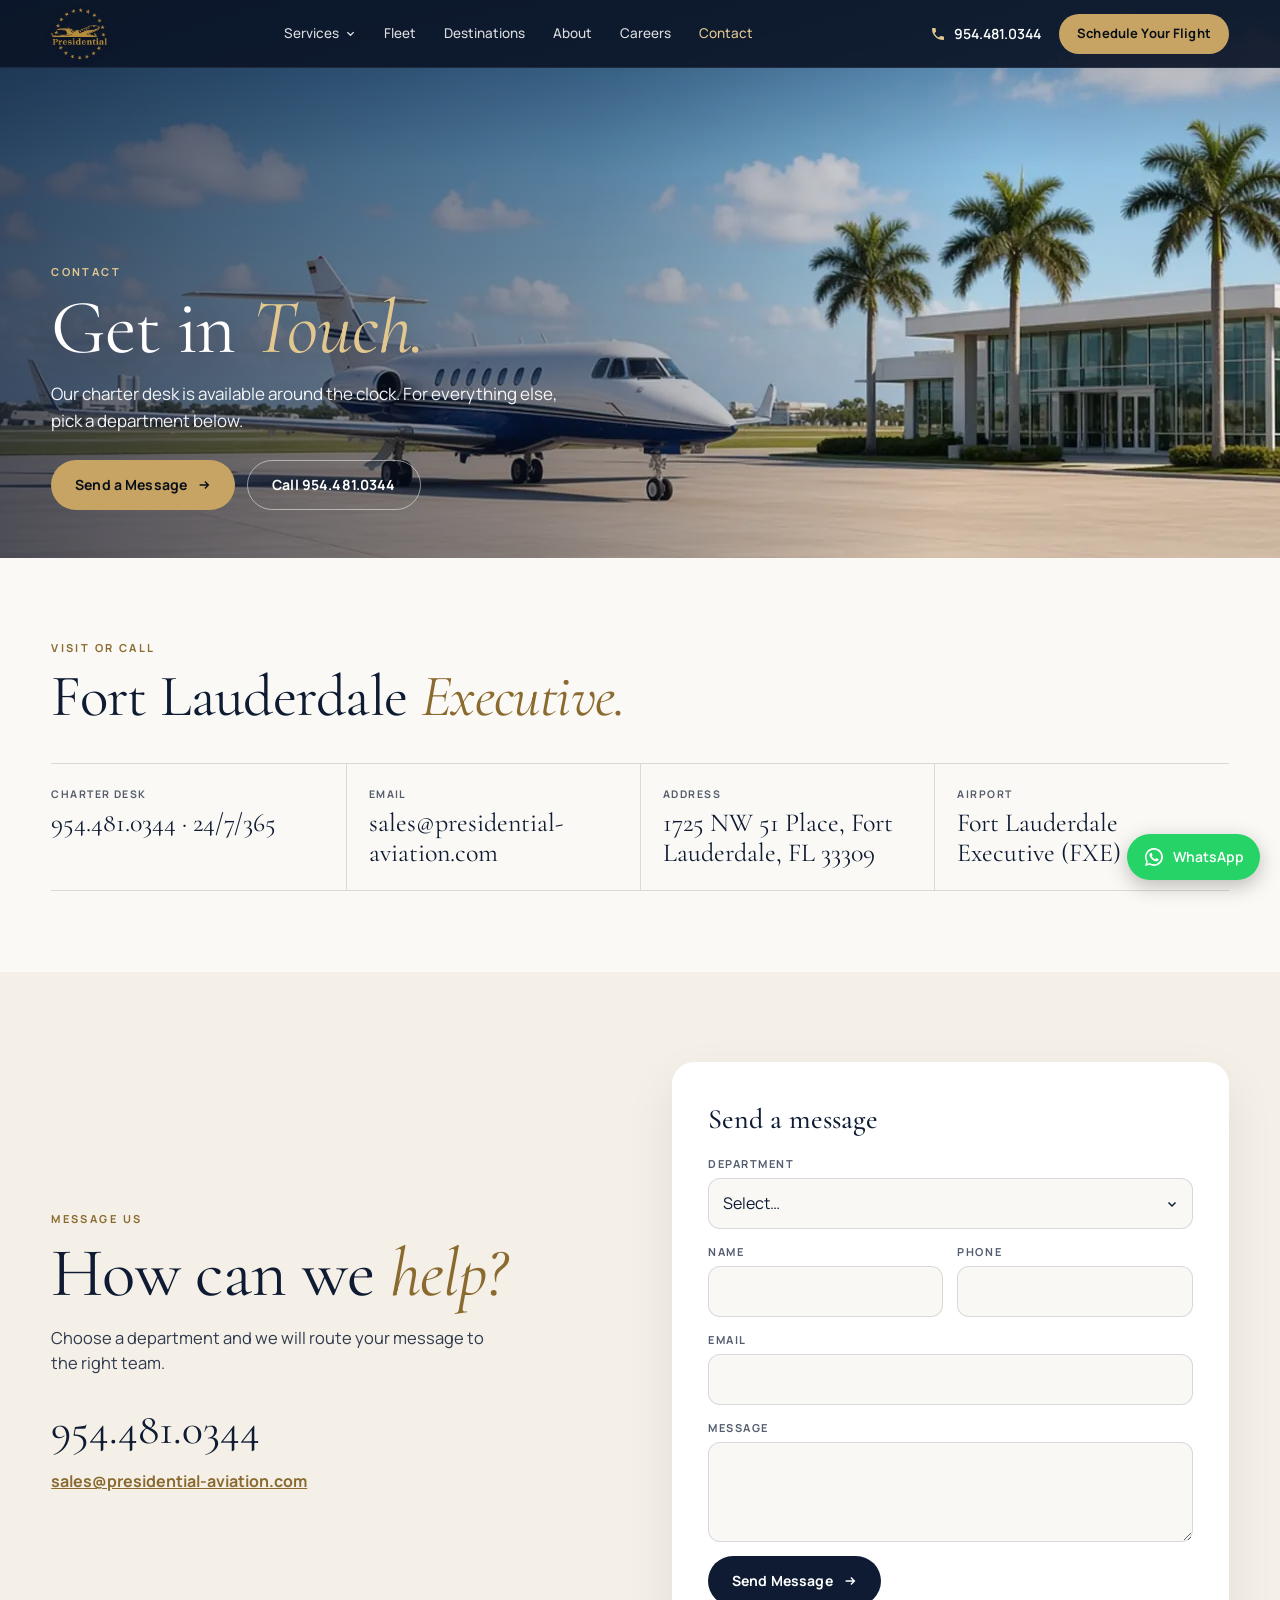
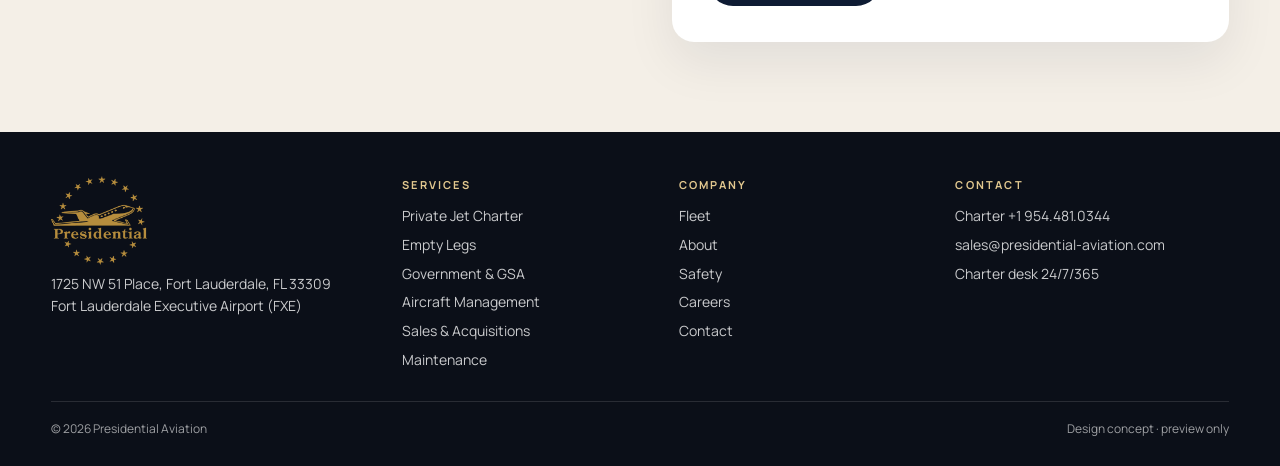
<file: contact.html>
<!doctype html>
<html lang="en">
<head>
<meta charset="utf-8">
<meta name="viewport" content="width=device-width, initial-scale=1, viewport-fit=cover">
<meta name="robots" content="noindex, nofollow">
<title>Contact | Presidential Aviation</title>
<meta name="description" content="Contact Presidential Aviation at Fort Lauderdale Executive Airport. Charter desk 24/7/365.">
<meta name="theme-color" content="#0e1b33">
<link rel="icon" href="data:image/svg+xml,%3Csvg xmlns=%27http://www.w3.org/2000/svg%27 viewBox=%270 0 40 40%27%3E%3Ccircle cx=%2720%27 cy=%2720%27 r=%2719%27 fill=%27%230e1b33%27/%3E%3Cpath d=%27M8 22.5 L32 15.5 L27 20.5 L32 25.5 Z%27 fill=%27%23c7a463%27/%3E%3C/svg%3E">
<link rel="preload" href="img/svc-fxe.webp" as="image" type="image/webp" fetchpriority="high">
<link rel="preload" href="fonts/manrope.woff2" as="font" type="font/woff2" crossorigin>
<link rel="preload" href="fonts/cormorant.woff2" as="font" type="font/woff2" crossorigin>
<link rel="stylesheet" href="css/style.css">
<script>
  (function(d){d.classList.add('js');if(matchMedia('(prefers-reduced-motion: reduce)').matches)d.classList.add('rm');})(document.documentElement);
</script>
</head>
<body class="sub">
<!-- Content rewritten from the client's live site. Sources:
     https://www.presidential-aviation.com/ (contact modal: departments, address, phone, email)
-->
<a class="skip" href="#main">Skip to content</a>
<!-- PHONE: 954.481.0344 used everywhere (matches the contact modals on presidential-aviation.com). Their site header also shows 954.772.8622 / 1.888.772.8622. CONFIRM the lead line before publishing. -->
<header class="nav" id="nav">
  <a class="nav__logo" href="index.html" aria-label="Presidential Aviation home">
    <img class="nav__img" src="img/logo.png" alt="Presidential Aviation" width="56" height="52">
  </a>
  <nav class="nav__links" aria-label="Primary">
    <div class="dd">
      <button class="dd__btn" type="button" aria-expanded="false" aria-controls="dd-services">Services<svg viewBox="0 0 12 12" aria-hidden="true"><path d="M2.5 4.5 6 8l3.5-3.5" fill="none" stroke="currentColor" stroke-width="1.5"/></svg></button>
      <div class="dd__menu" id="dd-services"><div class="dd__panel"><a href="charter.html"><b>Private Jet Charter</b><span>Worldwide, on demand, from FXE</span></a><a href="empty-legs.html"><b>Empty Legs</b><span>One-way repositioning flights</span></a><a href="government.html"><b>Government &amp; GSA</b><span>GSA Schedule air charter</span></a><a href="management.html"><b>Aircraft Management</b><span>A full flight department for owners</span></a><a href="sales.html"><b>Sales &amp; Acquisitions</b><span>Buy or sell with expert guidance</span></a><a href="maintenance.html"><b>Maintenance</b><span>FAA Part 145 repair station</span></a></div></div>
    </div>
    <a href="fleet.html">Fleet</a><a href="index.html#global">Destinations</a><a href="about.html">About</a><a href="careers.html">Careers</a><a href="contact.html" aria-current="page">Contact</a>
  </nav>
  <div class="nav__cta">
    <a class="nav__tel" href="tel:+19544810344" aria-label="Call 954.481.0344"><svg viewBox="0 0 24 24" aria-hidden="true"><path d="M6.6 10.8a15.1 15.1 0 0 0 6.6 6.6l2.2-2.2c.3-.3.7-.4 1-.2 1.1.4 2.3.6 3.6.6.6 0 1 .4 1 1V20c0 .6-.4 1-1 1A17 17 0 0 1 3 4c0-.6.4-1 1-1h3.5c.6 0 1 .4 1 1 0 1.3.2 2.5.6 3.6.1.3 0 .7-.2 1z" fill="currentColor"/></svg><span>954.481.0344</span></a>
    <button class="btn btn--gold btn--sm" type="button" data-book>Schedule Your Flight</button>
    <button class="burger" type="button" aria-expanded="false" aria-controls="mnav" aria-label="Open menu"><span></span><span></span><span></span></button>
  </div>
</header>
<div class="mnav" id="mnav" hidden>
  <nav class="mnav__in" aria-label="Mobile">
    <p class="mnav__h">Services</p>
    <ul><li><a href="charter.html">Private Jet Charter</a></li><li><a href="empty-legs.html">Empty Legs</a></li><li><a href="government.html">Government &amp; GSA</a></li><li><a href="management.html">Aircraft Management</a></li><li><a href="sales.html">Sales &amp; Acquisitions</a></li><li><a href="maintenance.html">Maintenance</a></li></ul>
    <p class="mnav__h">Company</p>
    <ul><li><a href="fleet.html">Fleet</a></li><li><a href="index.html#global">Destinations</a></li><li><a href="about.html">About</a></li><li><a href="careers.html">Careers</a></li><li><a href="contact.html" aria-current="page">Contact</a></li></ul>
    <a class="btn btn--ghost btn--block" href="tel:+19544810344"><svg viewBox="0 0 24 24" aria-hidden="true"><path d="M6.6 10.8a15.1 15.1 0 0 0 6.6 6.6l2.2-2.2c.3-.3.7-.4 1-.2 1.1.4 2.3.6 3.6.6.6 0 1 .4 1 1V20c0 .6-.4 1-1 1A17 17 0 0 1 3 4c0-.6.4-1 1-1h3.5c.6 0 1 .4 1 1 0 1.3.2 2.5.6 3.6.1.3 0 .7-.2 1z" fill="currentColor"/></svg>Call 954.481.0344</a>
  </nav>
</div>

<main id="main">
<section class="phero" aria-labelledby="phero-title">
  <div class="phero__media" aria-hidden="true">
    <!-- AI placeholder image -->
    <img src="img/svc-fxe.webp" alt="" width="1280" height="720" fetchpriority="high" decoding="async">
  </div>
  <div class="phero__shade" aria-hidden="true"></div>
  <div class="phero__in">
    <p class="eyebrow">Contact</p>
    <h1 id="phero-title">Get in <em>Touch.</em></h1>
    <p class="phero__lede">Our charter desk is available around the clock. For everything else, pick a department below.</p>
    <div class="phero__act"><a class="btn btn--gold" href="#lead">Send a Message<svg viewBox="0 0 16 16" aria-hidden="true"><path d="M3 8h10M9 4l4 4-4 4" fill="none" stroke="currentColor" stroke-width="1.6"/></svg></a><a class="btn btn--ghost" href="tel:+19544810344">Call 954.481.0344</a></div>
  </div>
</section>

<!-- The client's site has no standalone contact page (/contact/ returns 404); contact runs through a departments modal. This page mirrors those departments. -->
<section class="sec ">
  <div class="sec__in">
    <div class="sec__head rv"><p class="eyebrow">Visit or call</p><h2>Fort Lauderdale <em>Executive.</em></h2></div>
    <dl class="facts rv"><div><dt>Charter desk</dt><dd><a href="tel:+19544810344">954.481.0344</a> · 24/7/365</dd></div><div><dt>Email</dt><dd><a href="mailto:sales@presidential-aviation.com">sales@presidential-aviation.com</a></dd></div><div><dt>Address</dt><dd>1725 NW 51 Place, Fort Lauderdale, FL 33309</dd></div><div><dt>Airport</dt><dd>Fort Lauderdale Executive (FXE)</dd></div></dl>
  </div>
</section>
<section class="contact lead" id="lead" aria-labelledby="lead-title">
  <div class="contact__in">
    <div class="contact__cta rv">
      <p class="eyebrow">Message us</p>
      <h2 id="lead-title">How can we <em>help?</em></h2>
      <p class="lead__txt">Choose a department and we will route your message to the right team.</p>
      
      <a class="contact__phone" href="tel:+19544810344">954.481.0344</a>
      <p><a href="mailto:sales@presidential-aviation.com">sales@presidential-aviation.com</a></p>
    </div>
    <div class="contact__card rv">
      <!-- TODO: connect form endpoint (FormSubmit/CRM) after client approval -->
      <form class="cform" id="ct-form" data-lead="contact" action="#" method="post" novalidate aria-label="Contact form">
        <h3>Send a message</h3>
        <div class="fld fld--full"><label for="ct-department">Department</label><select id="ct-department" name="department" required aria-describedby="ct-department-err"><option value="">Select…</option><option>Charter</option><option>Empty Legs / One-Ways</option><option>GSA Services</option><option>Management</option><option>Brokerage (Acquisitions &amp; Sales)</option><option>Maintenance</option><option>Accounting &amp; HR</option><option>Other</option></select><p class="fld__err" id="ct-department-err"></p></div><div class="fld"><label for="ct-name">Name</label><input id="ct-name" name="name" type="text" required autocomplete="name" aria-describedby="ct-name-err"><p class="fld__err" id="ct-name-err"></p></div><div class="fld"><label for="ct-phone">Phone</label><input id="ct-phone" name="phone" type="tel" required autocomplete="tel" inputmode="tel" aria-describedby="ct-phone-err"><p class="fld__err" id="ct-phone-err"></p></div><div class="fld fld--full"><label for="ct-email">Email</label><input id="ct-email" name="email" type="email" required autocomplete="email" aria-describedby="ct-email-err"><p class="fld__err" id="ct-email-err"></p></div><div class="fld fld--full"><label for="ct-message">Message</label><textarea id="ct-message" name="message" rows="3" required aria-describedby="ct-message-err"></textarea><p class="fld__err" id="ct-message-err"></p></div>
        <button class="btn btn--navy" type="submit">Send Message<svg viewBox="0 0 16 16" aria-hidden="true"><path d="M3 8h10M9 4l4 4-4 4" fill="none" stroke="currentColor" stroke-width="1.6"/></svg></button>
      </form>
      <div class="done" role="status" tabindex="-1" hidden>
        <span class="done__tick" aria-hidden="true"><svg viewBox="0 0 24 24"><path d="M5 12.5l4.5 4.5L19 7.5" fill="none" stroke="currentColor" stroke-width="2"/></svg></span>
        <p class="done__t">Thank you<span data-name></span>.</p>
        <p>Your message is in. The right team will get back to you shortly. Need us now? Call <a href="tel:+19544810344">954.481.0344</a>.</p>
      </div>
    </div>
  </div>
</section>
</main>

<footer class="foot">
  <div class="foot__in">
    <div class="foot__col foot__col--brand">
      <p class="foot__brand"><img src="img/logo.png" alt="Presidential Aviation" width="96" height="89" loading="lazy"></p>
      <p>1725 NW 51 Place, Fort Lauderdale, FL 33309<br>Fort Lauderdale Executive Airport (FXE)</p>
    </div>
    <div class="foot__col">
      <p class="foot__h">Services</p>
      <p><a href="charter.html">Private Jet Charter</a></p><p><a href="empty-legs.html">Empty Legs</a></p><p><a href="government.html">Government &amp; GSA</a></p><p><a href="management.html">Aircraft Management</a></p><p><a href="sales.html">Sales &amp; Acquisitions</a></p><p><a href="maintenance.html">Maintenance</a></p>
    </div>
    <div class="foot__col">
      <p class="foot__h">Company</p>
      <p><a href="fleet.html">Fleet</a></p>
      <p><a href="about.html">About</a></p>
      <p><a href="about.html#safety">Safety</a></p>
      <p><a href="careers.html">Careers</a></p>
      <p><a href="contact.html">Contact</a></p>
    </div>
    <div class="foot__col">
      <p class="foot__h">Contact</p>
      <p><a href="tel:+19544810344">Charter +1 954.481.0344</a></p>
      <p><a href="mailto:sales@presidential-aviation.com">sales@presidential-aviation.com</a></p>
      <p>Charter desk 24/7/365</p>
    </div>
  </div>
  <div class="foot__base"><span>© 2026 Presidential Aviation</span><span>Design concept · preview only</span></div>
</footer>

<!-- Trip request sheet (subpages have no booking bar, so the sheet carries the trip fields) -->
<div class="sheet" id="book-modal" role="dialog" aria-modal="true" aria-labelledby="sheet-title" hidden>
  <div class="sheet__back" data-close></div>
  <div class="sheet__panel">
    <button class="sheet__x" type="button" data-close aria-label="Close"><svg viewBox="0 0 24 24" aria-hidden="true"><path d="M6 6l12 12M18 6L6 18" fill="none" stroke="currentColor" stroke-width="1.6"/></svg></button>
    <div class="sheet__body">
      <p class="eyebrow">Schedule your flight</p>
      <h2 class="sheet__t" id="sheet-title">Tell us about <em>your trip.</em></h2>
      <!-- TODO: connect form endpoint (FormSubmit/CRM) after client approval -->
      <form class="cform cform--sheet" id="trip-form" data-lead="trip" action="#" method="post" novalidate aria-labelledby="sheet-title">
        <div class="fld fld--full"><label for="s-trip">Trip type</label><select id="s-trip" name="trip" required aria-describedby="s-trip-err"><option value="">Select…</option><option>One-way</option><option>Round-trip</option><option>Multi-leg</option></select><p class="fld__err" id="s-trip-err"></p></div><div class="fld"><label for="s-from">From</label><input id="s-from" name="from" type="text" required placeholder="City or airport" aria-describedby="s-from-err"><p class="fld__err" id="s-from-err"></p></div><div class="fld"><label for="s-to">To</label><input id="s-to" name="to" type="text" required placeholder="City or airport" aria-describedby="s-to-err"><p class="fld__err" id="s-to-err"></p></div><div class="fld"><label for="s-date">Departure date</label><input id="s-date" name="date" type="date" required aria-describedby="s-date-err" data-future><p class="fld__err" id="s-date-err"></p></div><div class="fld"><label for="s-passengers">Passengers</label><input id="s-passengers" name="passengers" type="number" required aria-describedby="s-passengers-err" min="1" max="100" value="2"><p class="fld__err" id="s-passengers-err"></p></div><div class="fld fld--full"><label for="s-notes">Return date, extra legs or requests <i>(optional)</i></label><textarea id="s-notes" name="notes" rows="3" aria-describedby="s-notes-err"></textarea><p class="fld__err" id="s-notes-err"></p></div><div class="fld"><label for="s-name">Name</label><input id="s-name" name="name" type="text" required autocomplete="name" aria-describedby="s-name-err"><p class="fld__err" id="s-name-err"></p></div><div class="fld"><label for="s-phone">Phone</label><input id="s-phone" name="phone" type="tel" required autocomplete="tel" inputmode="tel" aria-describedby="s-phone-err"><p class="fld__err" id="s-phone-err"></p></div><div class="fld fld--full"><label for="s-email">Email</label><input id="s-email" name="email" type="email" required autocomplete="email" aria-describedby="s-email-err"><p class="fld__err" id="s-email-err"></p></div>
        <button class="btn btn--gold btn--block" type="submit">Schedule My Flight<svg viewBox="0 0 16 16" aria-hidden="true"><path d="M3 8h10M9 4l4 4-4 4" fill="none" stroke="currentColor" stroke-width="1.6"/></svg></button>
        <p class="fine fine--c">No obligation. Prefer to talk? <a href="tel:+19544810344">Call 954.481.0344</a></p>
      </form>
      <div class="done" role="status" tabindex="-1" hidden>
        <span class="done__tick" aria-hidden="true"><svg viewBox="0 0 24 24"><path d="M5 12.5l4.5 4.5L19 7.5" fill="none" stroke="currentColor" stroke-width="2"/></svg></span>
        <p class="done__t">Thank you<span data-name></span>.</p>
        <p>Your request is in. A member of our charter team will reach out to confirm the details of your trip. Need it sooner? Call <a href="tel:+19544810344">954.481.0344</a>.</p>
        <button class="btn btn--navy" type="button" data-close>Done</button>
      </div>
    </div>
  </div>
</div>

<!-- Mobile sticky action bar -->
<div class="mbar">
  <a class="mbar__call" href="tel:+19544810344" aria-label="Call 954.481.0344"><svg viewBox="0 0 24 24" aria-hidden="true"><path d="M6.6 10.8a15.1 15.1 0 0 0 6.6 6.6l2.2-2.2c.3-.3.7-.4 1-.2 1.1.4 2.3.6 3.6.6.6 0 1 .4 1 1V20c0 .6-.4 1-1 1A17 17 0 0 1 3 4c0-.6.4-1 1-1h3.5c.6 0 1 .4 1 1 0 1.3.2 2.5.6 3.6.1.3 0 .7-.2 1z" fill="currentColor"/></svg>Call</a>
  <button class="mbar__go" type="button" data-book>Schedule Your Flight</button>
</div>

<script src="js/main.js" defer></script>
</body>
</html>
</file>
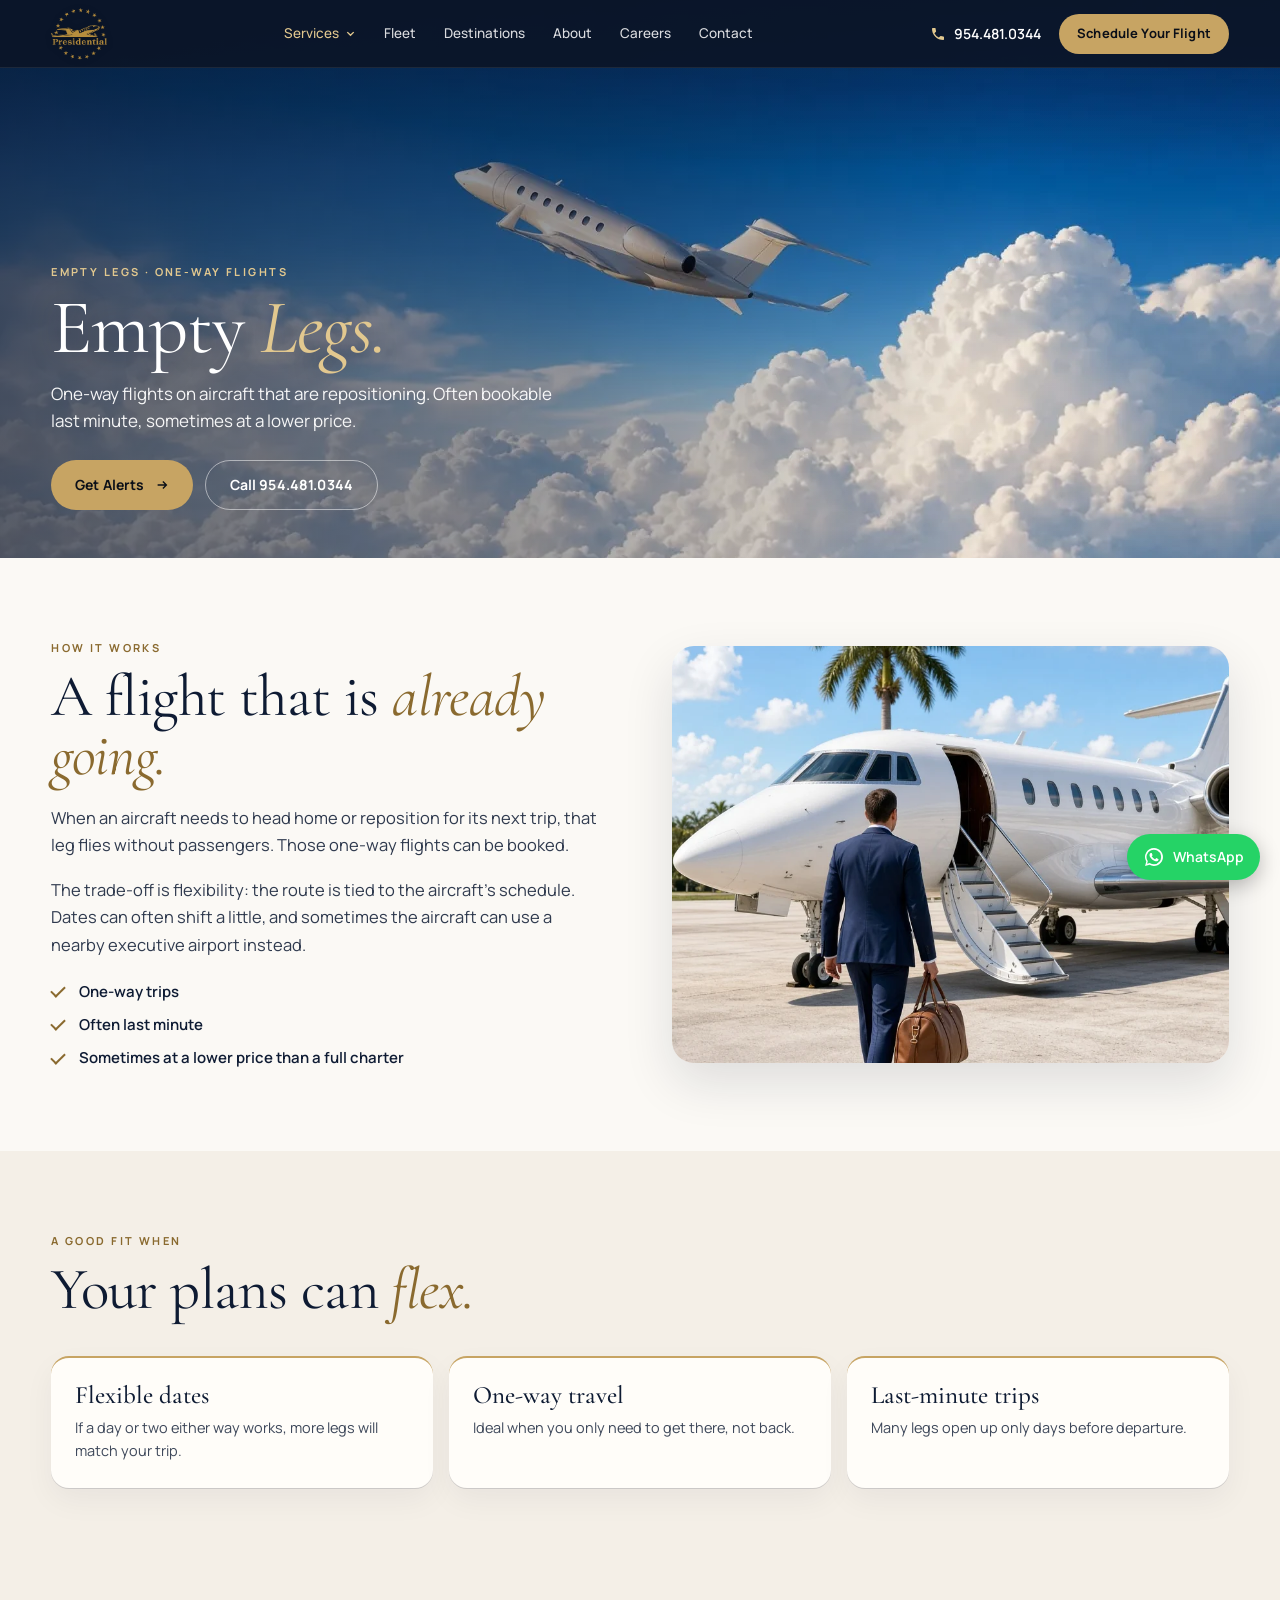
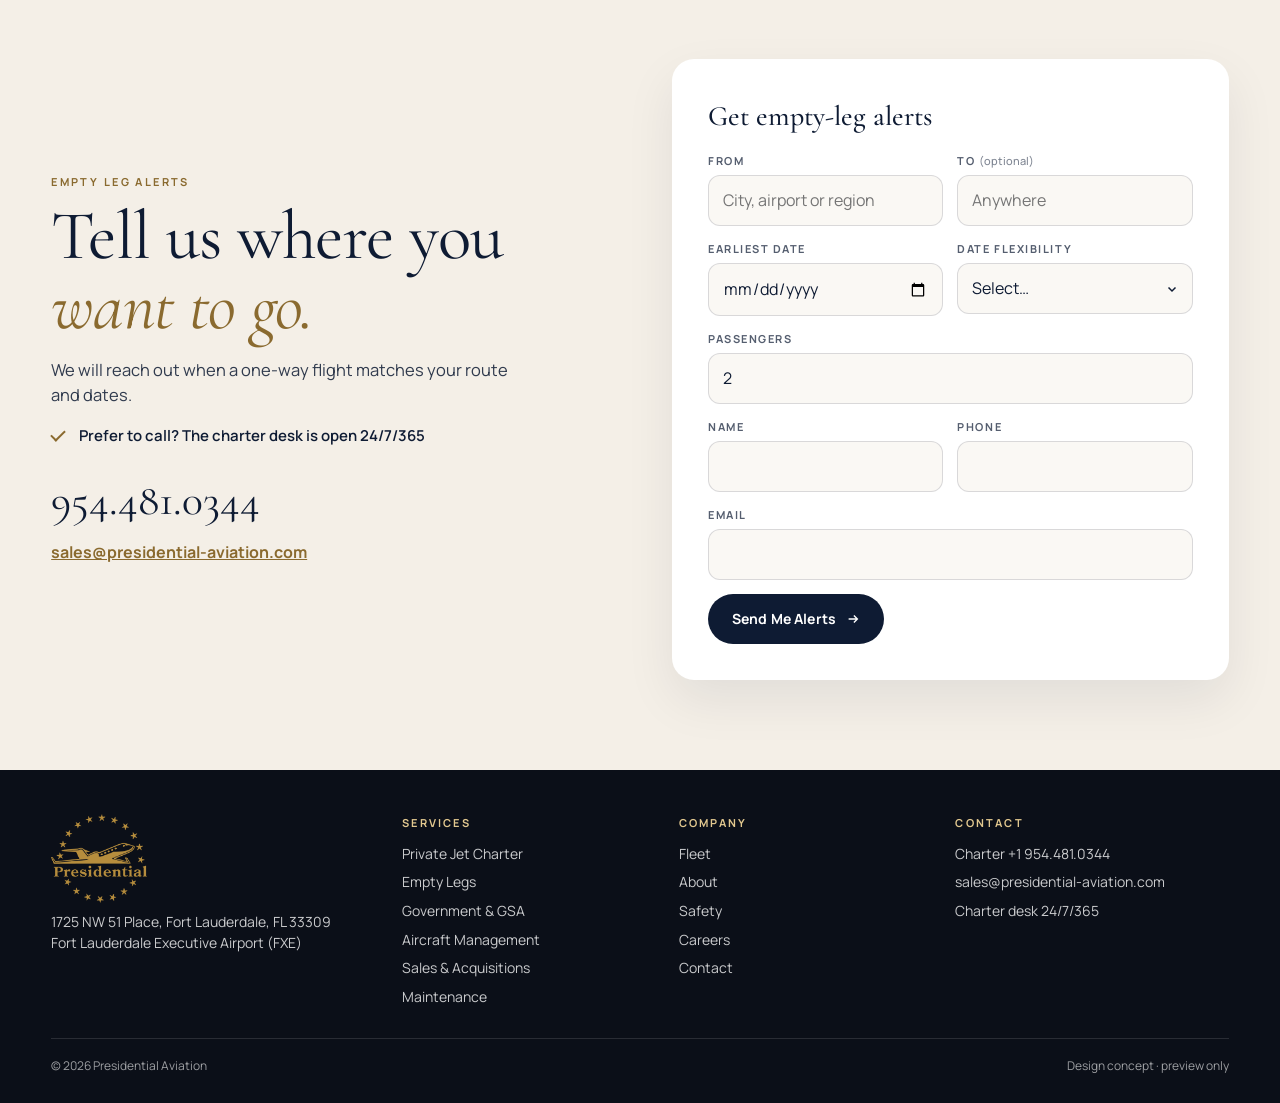
<file: empty-legs.html>
<!doctype html>
<html lang="en">
<head>
<meta charset="utf-8">
<meta name="viewport" content="width=device-width, initial-scale=1, viewport-fit=cover">
<meta name="robots" content="noindex, nofollow">
<title>Empty Leg Flights | Presidential Aviation</title>
<meta name="description" content="One-way empty leg private jet flights from Presidential Aviation. Often last minute, sometimes at a lower price.">
<meta name="theme-color" content="#0e1b33">
<link rel="icon" href="data:image/svg+xml,%3Csvg xmlns=%27http://www.w3.org/2000/svg%27 viewBox=%270 0 40 40%27%3E%3Ccircle cx=%2720%27 cy=%2720%27 r=%2719%27 fill=%27%230e1b33%27/%3E%3Cpath d=%27M8 22.5 L32 15.5 L27 20.5 L32 25.5 Z%27 fill=%27%23c7a463%27/%3E%3C/svg%3E">
<link rel="preload" href="img/jet-climb.webp" as="image" type="image/webp" fetchpriority="high">
<link rel="preload" href="fonts/manrope.woff2" as="font" type="font/woff2" crossorigin>
<link rel="preload" href="fonts/cormorant.woff2" as="font" type="font/woff2" crossorigin>
<link rel="stylesheet" href="css/style.css">
<script>
  (function(d){d.classList.add('js');if(matchMedia('(prefers-reduced-motion: reduce)').matches)d.classList.add('rm');})(document.documentElement);
</script>
</head>
<body class="sub">
<!-- Content rewritten from the client's live site. Sources:
     https://www.presidential-aviation.com/empty-leg-flights/
-->
<a class="skip" href="#main">Skip to content</a>
<!-- PHONE: 954.481.0344 used everywhere (matches the contact modals on presidential-aviation.com). Their site header also shows 954.772.8622 / 1.888.772.8622. CONFIRM the lead line before publishing. -->
<header class="nav" id="nav">
  <a class="nav__logo" href="index.html" aria-label="Presidential Aviation home">
    <img class="nav__img" src="img/logo.png" alt="Presidential Aviation" width="56" height="52">
  </a>
  <nav class="nav__links" aria-label="Primary">
    <div class="dd is-active">
      <button class="dd__btn" type="button" aria-expanded="false" aria-controls="dd-services">Services<svg viewBox="0 0 12 12" aria-hidden="true"><path d="M2.5 4.5 6 8l3.5-3.5" fill="none" stroke="currentColor" stroke-width="1.5"/></svg></button>
      <div class="dd__menu" id="dd-services"><div class="dd__panel"><a href="charter.html"><b>Private Jet Charter</b><span>Worldwide, on demand, from FXE</span></a><a href="empty-legs.html" aria-current="page"><b>Empty Legs</b><span>One-way repositioning flights</span></a><a href="government.html"><b>Government &amp; GSA</b><span>GSA Schedule air charter</span></a><a href="management.html"><b>Aircraft Management</b><span>A full flight department for owners</span></a><a href="sales.html"><b>Sales &amp; Acquisitions</b><span>Buy or sell with expert guidance</span></a><a href="maintenance.html"><b>Maintenance</b><span>FAA Part 145 repair station</span></a></div></div>
    </div>
    <a href="fleet.html">Fleet</a><a href="index.html#global">Destinations</a><a href="about.html">About</a><a href="careers.html">Careers</a><a href="contact.html">Contact</a>
  </nav>
  <div class="nav__cta">
    <a class="nav__tel" href="tel:+19544810344" aria-label="Call 954.481.0344"><svg viewBox="0 0 24 24" aria-hidden="true"><path d="M6.6 10.8a15.1 15.1 0 0 0 6.6 6.6l2.2-2.2c.3-.3.7-.4 1-.2 1.1.4 2.3.6 3.6.6.6 0 1 .4 1 1V20c0 .6-.4 1-1 1A17 17 0 0 1 3 4c0-.6.4-1 1-1h3.5c.6 0 1 .4 1 1 0 1.3.2 2.5.6 3.6.1.3 0 .7-.2 1z" fill="currentColor"/></svg><span>954.481.0344</span></a>
    <button class="btn btn--gold btn--sm" type="button" data-book>Schedule Your Flight</button>
    <button class="burger" type="button" aria-expanded="false" aria-controls="mnav" aria-label="Open menu"><span></span><span></span><span></span></button>
  </div>
</header>
<div class="mnav" id="mnav" hidden>
  <nav class="mnav__in" aria-label="Mobile">
    <p class="mnav__h">Services</p>
    <ul><li><a href="charter.html">Private Jet Charter</a></li><li><a href="empty-legs.html" aria-current="page">Empty Legs</a></li><li><a href="government.html">Government &amp; GSA</a></li><li><a href="management.html">Aircraft Management</a></li><li><a href="sales.html">Sales &amp; Acquisitions</a></li><li><a href="maintenance.html">Maintenance</a></li></ul>
    <p class="mnav__h">Company</p>
    <ul><li><a href="fleet.html">Fleet</a></li><li><a href="index.html#global">Destinations</a></li><li><a href="about.html">About</a></li><li><a href="careers.html">Careers</a></li><li><a href="contact.html">Contact</a></li></ul>
    <a class="btn btn--ghost btn--block" href="tel:+19544810344"><svg viewBox="0 0 24 24" aria-hidden="true"><path d="M6.6 10.8a15.1 15.1 0 0 0 6.6 6.6l2.2-2.2c.3-.3.7-.4 1-.2 1.1.4 2.3.6 3.6.6.6 0 1 .4 1 1V20c0 .6-.4 1-1 1A17 17 0 0 1 3 4c0-.6.4-1 1-1h3.5c.6 0 1 .4 1 1 0 1.3.2 2.5.6 3.6.1.3 0 .7-.2 1z" fill="currentColor"/></svg>Call 954.481.0344</a>
  </nav>
</div>

<main id="main">
<section class="phero" aria-labelledby="phero-title">
  <div class="phero__media" aria-hidden="true">
    <!-- AI placeholder image -->
    <img src="img/jet-climb.webp" alt="" width="1280" height="720" fetchpriority="high" decoding="async">
  </div>
  <div class="phero__shade" aria-hidden="true"></div>
  <div class="phero__in">
    <p class="eyebrow">Empty legs · one-way flights</p>
    <h1 id="phero-title">Empty <em>Legs.</em></h1>
    <p class="phero__lede">One-way flights on aircraft that are repositioning. Often bookable last minute, sometimes at a lower price.</p>
    <div class="phero__act"><a class="btn btn--gold" href="#lead">Get Alerts<svg viewBox="0 0 16 16" aria-hidden="true"><path d="M3 8h10M9 4l4 4-4 4" fill="none" stroke="currentColor" stroke-width="1.6"/></svg></a><a class="btn btn--ghost" href="tel:+19544810344">Call 954.481.0344</a></div>
  </div>
</section>

<section class="sec ">
  <div class="sec__in split">
    <div class="split__copy rv"><p class="eyebrow">How it works</p><h2>A flight that is <em>already going.</em></h2><p>When an aircraft needs to head home or reposition for its next trip, that leg flies without passengers. Those one-way flights can be booked.</p><p>The trade-off is flexibility: the route is tied to the aircraft&rsquo;s schedule. Dates can often shift a little, and sometimes the aircraft can use a nearby executive airport instead.</p><ul class="ticks"><li>One-way trips</li><li>Often last minute</li><li>Sometimes at a lower price than a full charter</li></ul></div>
    <figure class="split__img rv"><img src="img/executive-day.webp" alt="Traveler walking toward a private jet on a sunny ramp" width="864" height="1152" loading="lazy" decoding="async"></figure>
  </div>
</section>
<section class="sec sec--cream">
  <div class="sec__in">
    <div class="sec__head rv"><p class="eyebrow">A good fit when</p><h2>Your plans can <em>flex.</em></h2></div>
    <ul class="feats feats--3"><li class="feat rv"><h3>Flexible dates</h3><p>If a day or two either way works, more legs will match your trip.</p></li><li class="feat rv"><h3>One-way travel</h3><p>Ideal when you only need to get there, not back.</p></li><li class="feat rv"><h3>Last-minute trips</h3><p>Many legs open up only days before departure.</p></li></ul>
  </div>
</section>
<section class="contact lead" id="lead" aria-labelledby="lead-title">
  <div class="contact__in">
    <div class="contact__cta rv">
      <p class="eyebrow">Empty leg alerts</p>
      <h2 id="lead-title">Tell us where you <em>want to go.</em></h2>
      <p class="lead__txt">We will reach out when a one-way flight matches your route and dates.</p>
      <ul class="ticks"><li><!-- Their empty-leg page also lists 1.888.772.8622; confirm --> Prefer to call? The charter desk is open 24/7/365</li></ul>
      <a class="contact__phone" href="tel:+19544810344">954.481.0344</a>
      <p><a href="mailto:sales@presidential-aviation.com">sales@presidential-aviation.com</a></p>
    </div>
    <div class="contact__card rv">
      <!-- TODO: connect form endpoint (FormSubmit/CRM) after client approval -->
      <form class="cform" id="el-form" data-lead="empty-legs" action="#" method="post" novalidate aria-label="Empty leg alert request">
        <h3>Get empty-leg alerts</h3>
        <div class="fld"><label for="el-from">From</label><input id="el-from" name="from" type="text" required placeholder="City, airport or region" aria-describedby="el-from-err"><p class="fld__err" id="el-from-err"></p></div><div class="fld"><label for="el-to">To <i>(optional)</i></label><input id="el-to" name="to" type="text" placeholder="Anywhere" aria-describedby="el-to-err"><p class="fld__err" id="el-to-err"></p></div><div class="fld"><label for="el-date">Earliest date</label><input id="el-date" name="date" type="date" required aria-describedby="el-date-err" data-future><p class="fld__err" id="el-date-err"></p></div><div class="fld"><label for="el-flex">Date flexibility</label><select id="el-flex" name="flex" required aria-describedby="el-flex-err"><option value="">Select…</option><option>Exact date</option><option>± 1–2 days</option><option>± 1 week</option><option>Anytime</option></select><p class="fld__err" id="el-flex-err"></p></div><div class="fld fld--full"><label for="el-passengers">Passengers</label><input id="el-passengers" name="passengers" type="number" required aria-describedby="el-passengers-err" min="1" max="19" value="2"><p class="fld__err" id="el-passengers-err"></p></div><div class="fld"><label for="el-name">Name</label><input id="el-name" name="name" type="text" required autocomplete="name" aria-describedby="el-name-err"><p class="fld__err" id="el-name-err"></p></div><div class="fld"><label for="el-phone">Phone</label><input id="el-phone" name="phone" type="tel" required autocomplete="tel" inputmode="tel" aria-describedby="el-phone-err"><p class="fld__err" id="el-phone-err"></p></div><div class="fld fld--full"><label for="el-email">Email</label><input id="el-email" name="email" type="email" required autocomplete="email" aria-describedby="el-email-err"><p class="fld__err" id="el-email-err"></p></div>
        <button class="btn btn--navy" type="submit">Send Me Alerts<svg viewBox="0 0 16 16" aria-hidden="true"><path d="M3 8h10M9 4l4 4-4 4" fill="none" stroke="currentColor" stroke-width="1.6"/></svg></button>
      </form>
      <div class="done" role="status" tabindex="-1" hidden>
        <span class="done__tick" aria-hidden="true"><svg viewBox="0 0 24 24"><path d="M5 12.5l4.5 4.5L19 7.5" fill="none" stroke="currentColor" stroke-width="2"/></svg></span>
        <p class="done__t">Thank you<span data-name></span>.</p>
        <p>You are on the list. We will contact you when a matching empty leg opens up. Need us now? Call <a href="tel:+19544810344">954.481.0344</a>.</p>
      </div>
    </div>
  </div>
</section>
</main>

<footer class="foot">
  <div class="foot__in">
    <div class="foot__col foot__col--brand">
      <p class="foot__brand"><img src="img/logo.png" alt="Presidential Aviation" width="96" height="89" loading="lazy"></p>
      <p>1725 NW 51 Place, Fort Lauderdale, FL 33309<br>Fort Lauderdale Executive Airport (FXE)</p>
    </div>
    <div class="foot__col">
      <p class="foot__h">Services</p>
      <p><a href="charter.html">Private Jet Charter</a></p><p><a href="empty-legs.html">Empty Legs</a></p><p><a href="government.html">Government &amp; GSA</a></p><p><a href="management.html">Aircraft Management</a></p><p><a href="sales.html">Sales &amp; Acquisitions</a></p><p><a href="maintenance.html">Maintenance</a></p>
    </div>
    <div class="foot__col">
      <p class="foot__h">Company</p>
      <p><a href="fleet.html">Fleet</a></p>
      <p><a href="about.html">About</a></p>
      <p><a href="about.html#safety">Safety</a></p>
      <p><a href="careers.html">Careers</a></p>
      <p><a href="contact.html">Contact</a></p>
    </div>
    <div class="foot__col">
      <p class="foot__h">Contact</p>
      <p><a href="tel:+19544810344">Charter +1 954.481.0344</a></p>
      <p><a href="mailto:sales@presidential-aviation.com">sales@presidential-aviation.com</a></p>
      <p>Charter desk 24/7/365</p>
    </div>
  </div>
  <div class="foot__base"><span>© 2026 Presidential Aviation</span><span>Design concept · preview only</span></div>
</footer>

<!-- Trip request sheet (subpages have no booking bar, so the sheet carries the trip fields) -->
<div class="sheet" id="book-modal" role="dialog" aria-modal="true" aria-labelledby="sheet-title" hidden>
  <div class="sheet__back" data-close></div>
  <div class="sheet__panel">
    <button class="sheet__x" type="button" data-close aria-label="Close"><svg viewBox="0 0 24 24" aria-hidden="true"><path d="M6 6l12 12M18 6L6 18" fill="none" stroke="currentColor" stroke-width="1.6"/></svg></button>
    <div class="sheet__body">
      <p class="eyebrow">Schedule your flight</p>
      <h2 class="sheet__t" id="sheet-title">Tell us about <em>your trip.</em></h2>
      <!-- TODO: connect form endpoint (FormSubmit/CRM) after client approval -->
      <form class="cform cform--sheet" id="trip-form" data-lead="trip" action="#" method="post" novalidate aria-labelledby="sheet-title">
        <div class="fld fld--full"><label for="s-trip">Trip type</label><select id="s-trip" name="trip" required aria-describedby="s-trip-err"><option value="">Select…</option><option>One-way</option><option>Round-trip</option><option>Multi-leg</option></select><p class="fld__err" id="s-trip-err"></p></div><div class="fld"><label for="s-from">From</label><input id="s-from" name="from" type="text" required placeholder="City or airport" aria-describedby="s-from-err"><p class="fld__err" id="s-from-err"></p></div><div class="fld"><label for="s-to">To</label><input id="s-to" name="to" type="text" required placeholder="City or airport" aria-describedby="s-to-err"><p class="fld__err" id="s-to-err"></p></div><div class="fld"><label for="s-date">Departure date</label><input id="s-date" name="date" type="date" required aria-describedby="s-date-err" data-future><p class="fld__err" id="s-date-err"></p></div><div class="fld"><label for="s-passengers">Passengers</label><input id="s-passengers" name="passengers" type="number" required aria-describedby="s-passengers-err" min="1" max="100" value="2"><p class="fld__err" id="s-passengers-err"></p></div><div class="fld fld--full"><label for="s-notes">Return date, extra legs or requests <i>(optional)</i></label><textarea id="s-notes" name="notes" rows="3" aria-describedby="s-notes-err"></textarea><p class="fld__err" id="s-notes-err"></p></div><div class="fld"><label for="s-name">Name</label><input id="s-name" name="name" type="text" required autocomplete="name" aria-describedby="s-name-err"><p class="fld__err" id="s-name-err"></p></div><div class="fld"><label for="s-phone">Phone</label><input id="s-phone" name="phone" type="tel" required autocomplete="tel" inputmode="tel" aria-describedby="s-phone-err"><p class="fld__err" id="s-phone-err"></p></div><div class="fld fld--full"><label for="s-email">Email</label><input id="s-email" name="email" type="email" required autocomplete="email" aria-describedby="s-email-err"><p class="fld__err" id="s-email-err"></p></div>
        <button class="btn btn--gold btn--block" type="submit">Schedule My Flight<svg viewBox="0 0 16 16" aria-hidden="true"><path d="M3 8h10M9 4l4 4-4 4" fill="none" stroke="currentColor" stroke-width="1.6"/></svg></button>
        <p class="fine fine--c">No obligation. Prefer to talk? <a href="tel:+19544810344">Call 954.481.0344</a></p>
      </form>
      <div class="done" role="status" tabindex="-1" hidden>
        <span class="done__tick" aria-hidden="true"><svg viewBox="0 0 24 24"><path d="M5 12.5l4.5 4.5L19 7.5" fill="none" stroke="currentColor" stroke-width="2"/></svg></span>
        <p class="done__t">Thank you<span data-name></span>.</p>
        <p>Your request is in. A member of our charter team will reach out to confirm the details of your trip. Need it sooner? Call <a href="tel:+19544810344">954.481.0344</a>.</p>
        <button class="btn btn--navy" type="button" data-close>Done</button>
      </div>
    </div>
  </div>
</div>

<!-- Mobile sticky action bar -->
<div class="mbar">
  <a class="mbar__call" href="tel:+19544810344" aria-label="Call 954.481.0344"><svg viewBox="0 0 24 24" aria-hidden="true"><path d="M6.6 10.8a15.1 15.1 0 0 0 6.6 6.6l2.2-2.2c.3-.3.7-.4 1-.2 1.1.4 2.3.6 3.6.6.6 0 1 .4 1 1V20c0 .6-.4 1-1 1A17 17 0 0 1 3 4c0-.6.4-1 1-1h3.5c.6 0 1 .4 1 1 0 1.3.2 2.5.6 3.6.1.3 0 .7-.2 1z" fill="currentColor"/></svg>Call</a>
  <button class="mbar__go" type="button" data-book>Schedule Your Flight</button>
</div>

<script src="js/main.js" defer></script>
</body>
</html>
</file>
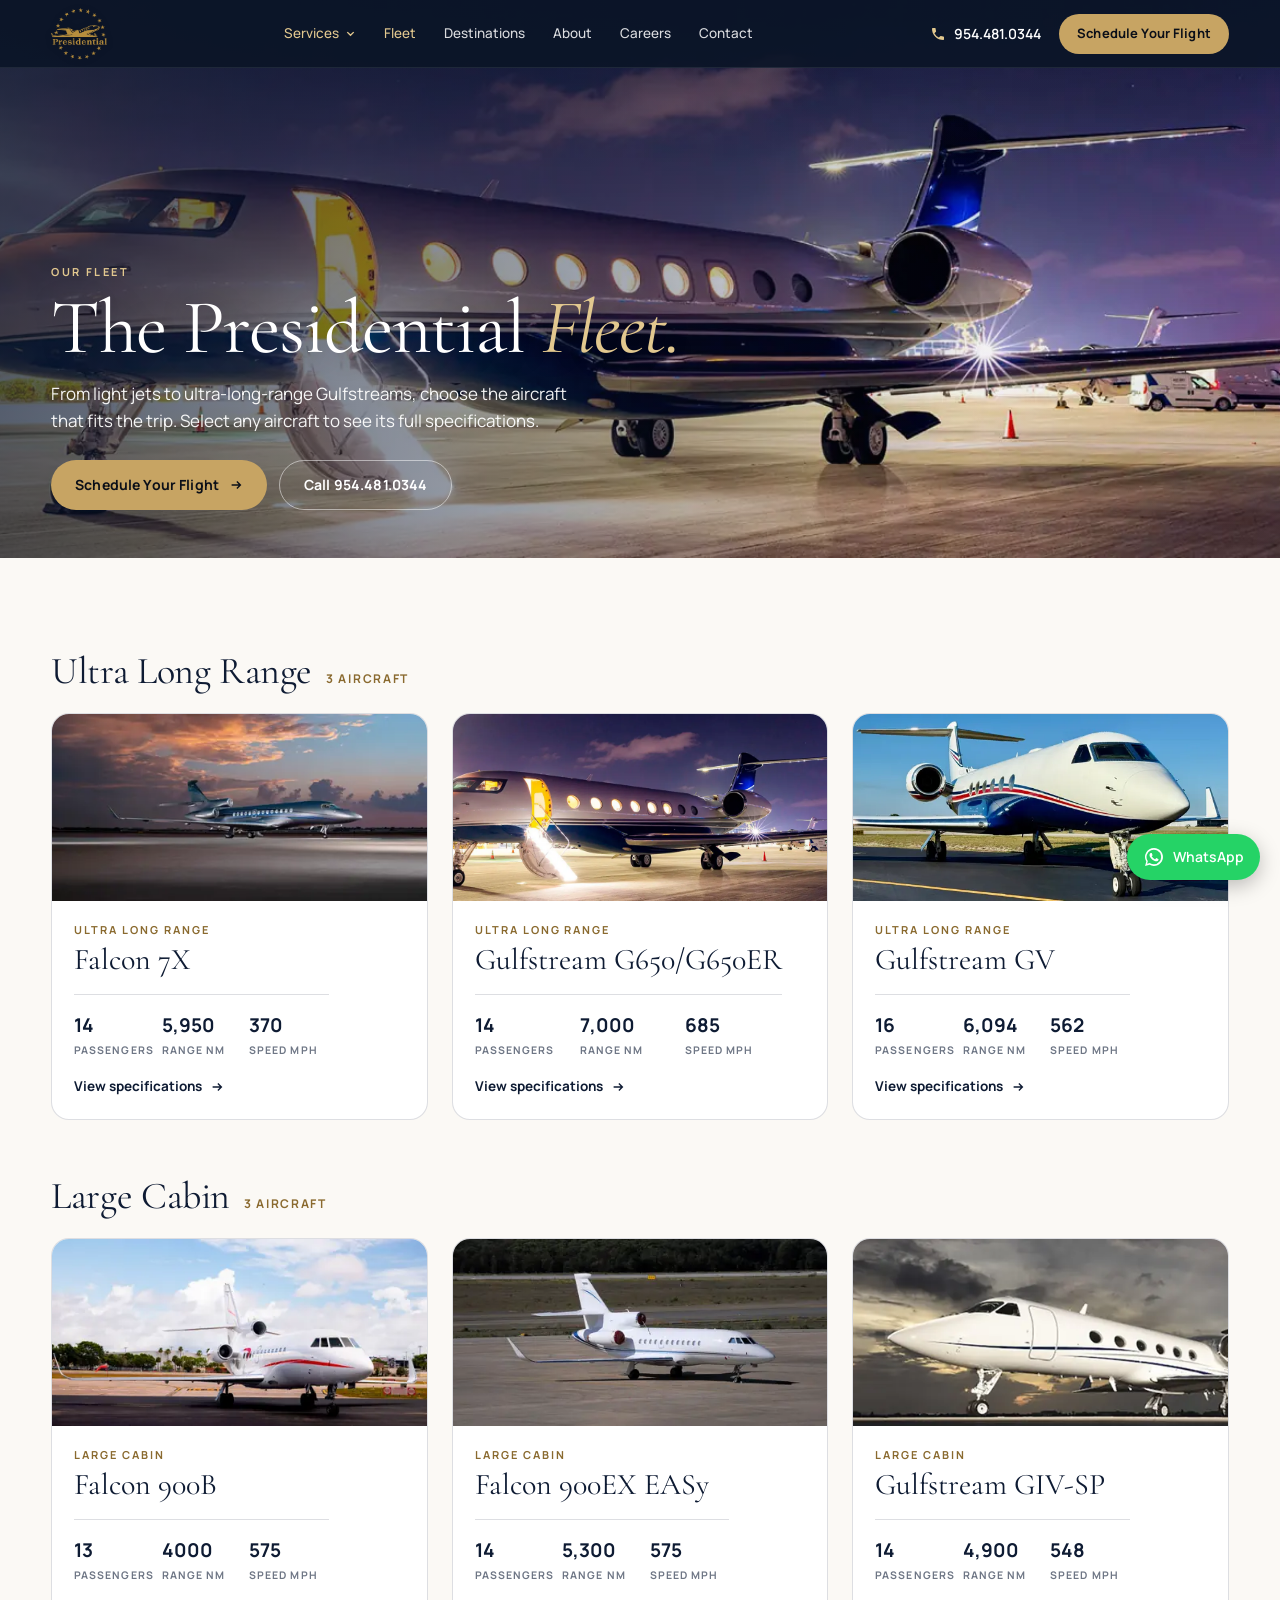
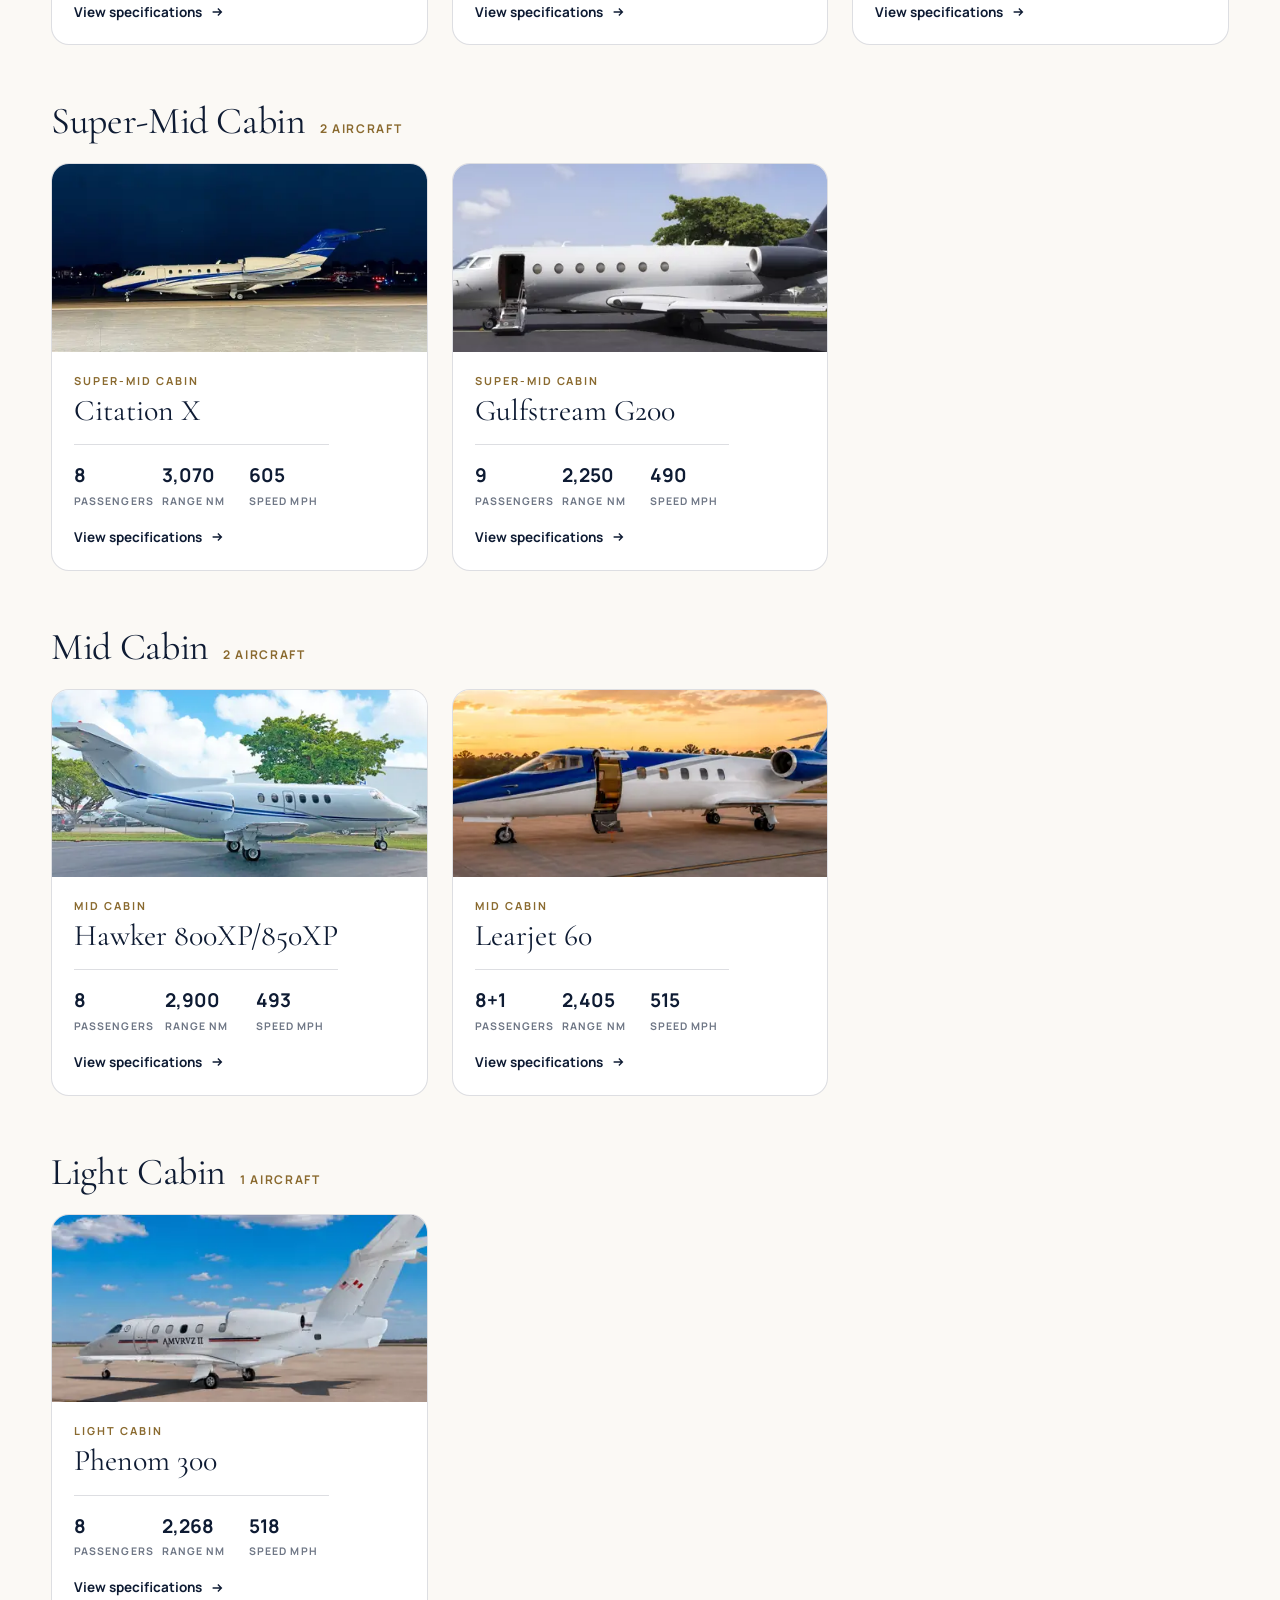
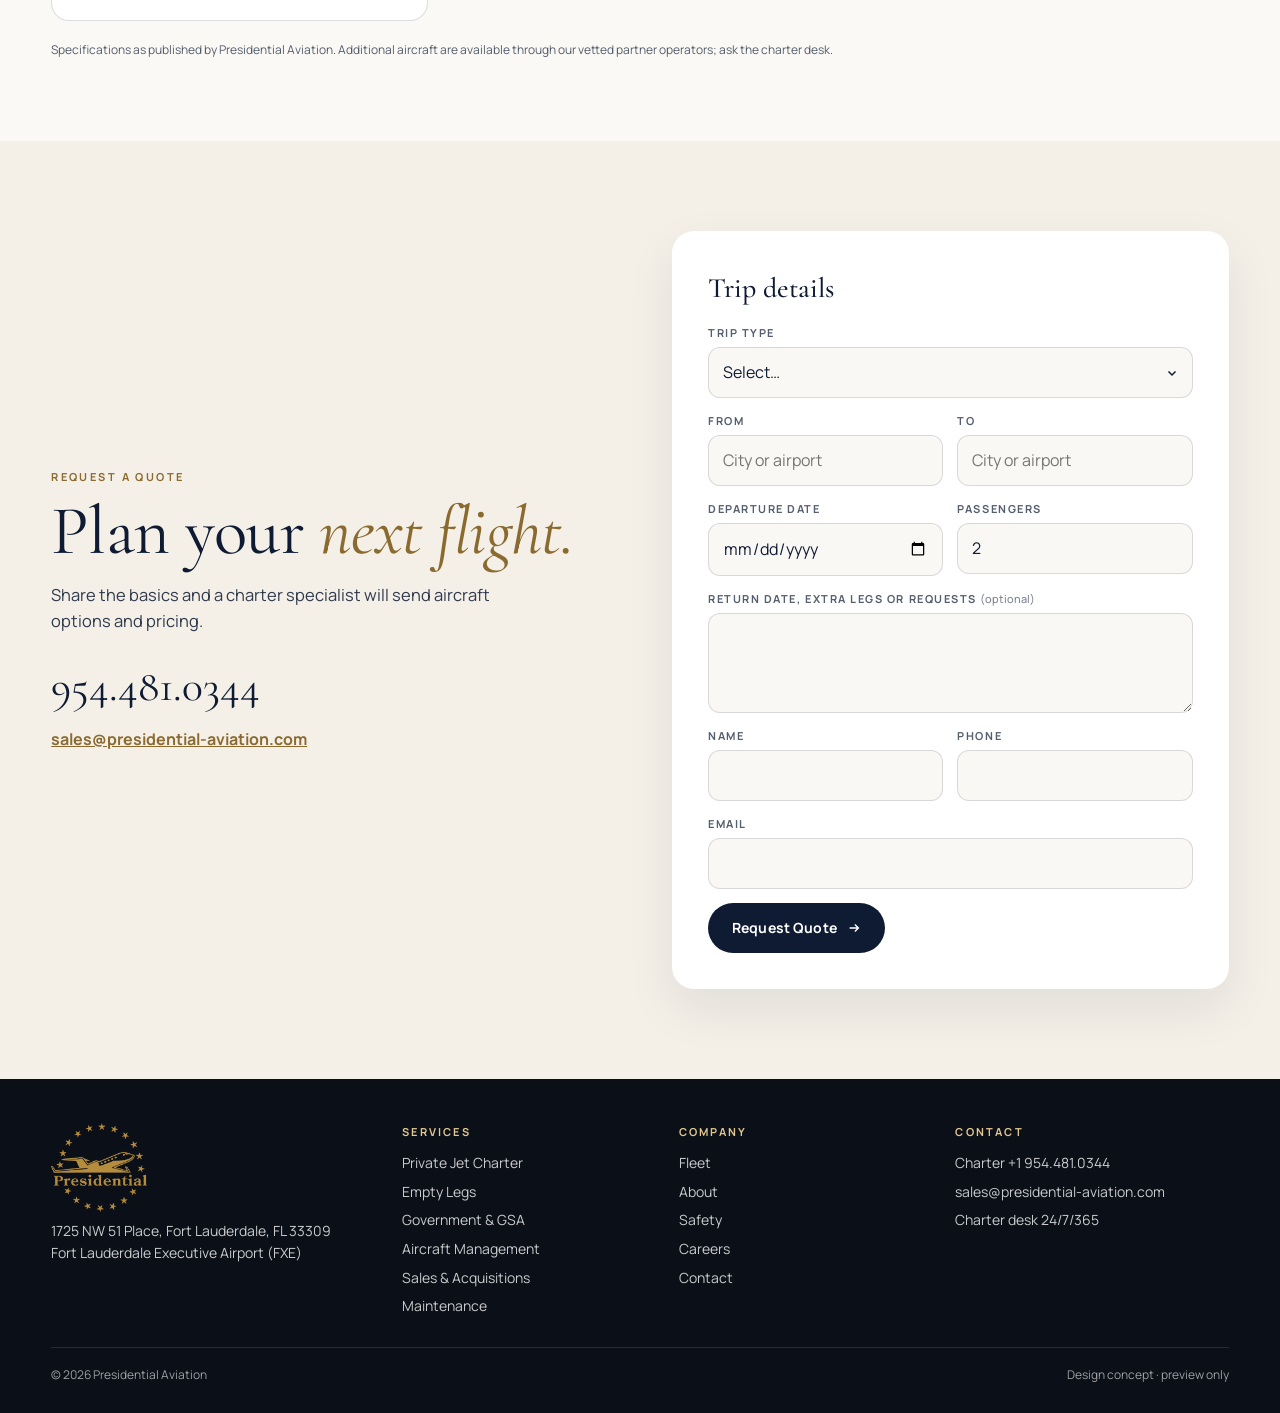
<file: fleet.html>
<!doctype html>
<html lang="en">
<head>
<meta charset="utf-8">
<meta name="viewport" content="width=device-width, initial-scale=1, viewport-fit=cover">
<meta name="robots" content="noindex, nofollow">
<title>Private Jet Fleet | Presidential Aviation</title>
<meta name="description" content="Explore the Presidential Aviation managed fleet: Gulfstream, Falcon, Citation, Hawker, Learjet and Phenom aircraft available for private charter from Fort Lauderdale (FXE).">
<meta name="theme-color" content="#0e1b33">
<link rel="icon" href="data:image/svg+xml,%3Csvg xmlns=%27http://www.w3.org/2000/svg%27 viewBox=%270 0 40 40%27%3E%3Ccircle cx=%2720%27 cy=%2720%27 r=%2719%27 fill=%27%230e1b33%27/%3E%3Cpath d=%27M8 22.5 L32 15.5 L27 20.5 L32 25.5 Z%27 fill=%27%23c7a463%27/%3E%3C/svg%3E">
<link rel="preload" href="img/fleet/gulfstream-g650-g650er-ext.webp" as="image" type="image/webp" fetchpriority="high">
<link rel="preload" href="fonts/manrope.woff2" as="font" type="font/woff2" crossorigin>
<link rel="preload" href="fonts/cormorant.woff2" as="font" type="font/woff2" crossorigin>
<link rel="stylesheet" href="css/style.css">
<script>
  (function(d){d.classList.add('js');if(matchMedia('(prefers-reduced-motion: reduce)').matches)d.classList.add('rm');})(document.documentElement);
</script>
</head>
<body class="sub">
<!-- Content rewritten from the client's live site. Sources:
     https://www.presidential-aviation.com/private-jet-charter/
     https://www.presidential-aviation.com/private-jet-fleet/
     https://www.presidential-aviation.com/private-jet-airports/
     https://www.presidential-aviation.com/private-jet-charter/private-jet-charter-faq/
-->
<a class="skip" href="#main">Skip to content</a>
<!-- PHONE: 954.481.0344 used everywhere (matches the contact modals on presidential-aviation.com). Their site header also shows 954.772.8622 / 1.888.772.8622. CONFIRM the lead line before publishing. -->
<header class="nav" id="nav">
  <a class="nav__logo" href="index.html" aria-label="Presidential Aviation home">
    <img class="nav__img" src="img/logo.png" alt="Presidential Aviation" width="56" height="52">
  </a>
  <nav class="nav__links" aria-label="Primary">
    <div class="dd is-active">
      <button class="dd__btn" type="button" aria-expanded="false" aria-controls="dd-services">Services<svg viewBox="0 0 12 12" aria-hidden="true"><path d="M2.5 4.5 6 8l3.5-3.5" fill="none" stroke="currentColor" stroke-width="1.5"/></svg></button>
      <div class="dd__menu" id="dd-services"><div class="dd__panel"><a href="charter.html"><b>Private Jet Charter</b><span>Worldwide, on demand, from FXE</span></a><a href="empty-legs.html"><b>Empty Legs</b><span>One-way repositioning flights</span></a><a href="government.html"><b>Government &amp; GSA</b><span>GSA Schedule air charter</span></a><a href="management.html"><b>Aircraft Management</b><span>A full flight department for owners</span></a><a href="sales.html"><b>Sales &amp; Acquisitions</b><span>Buy or sell with expert guidance</span></a><a href="maintenance.html"><b>Maintenance</b><span>FAA Part 145 repair station</span></a></div></div>
    </div>
    <a href="fleet.html" aria-current="page">Fleet</a><a href="index.html#global">Destinations</a><a href="about.html">About</a><a href="careers.html">Careers</a><a href="contact.html">Contact</a>
  </nav>
  <div class="nav__cta">
    <a class="nav__tel" href="tel:+19544810344" aria-label="Call 954.481.0344"><svg viewBox="0 0 24 24" aria-hidden="true"><path d="M6.6 10.8a15.1 15.1 0 0 0 6.6 6.6l2.2-2.2c.3-.3.7-.4 1-.2 1.1.4 2.3.6 3.6.6.6 0 1 .4 1 1V20c0 .6-.4 1-1 1A17 17 0 0 1 3 4c0-.6.4-1 1-1h3.5c.6 0 1 .4 1 1 0 1.3.2 2.5.6 3.6.1.3 0 .7-.2 1z" fill="currentColor"/></svg><span>954.481.0344</span></a>
    <button class="btn btn--gold btn--sm" type="button" data-book>Schedule Your Flight</button>
    <button class="burger" type="button" aria-expanded="false" aria-controls="mnav" aria-label="Open menu"><span></span><span></span><span></span></button>
  </div>
</header>
<div class="mnav" id="mnav" hidden>
  <nav class="mnav__in" aria-label="Mobile">
    <p class="mnav__h">Services</p>
    <ul><li><a href="charter.html">Private Jet Charter</a></li><li><a href="empty-legs.html">Empty Legs</a></li><li><a href="government.html">Government &amp; GSA</a></li><li><a href="management.html">Aircraft Management</a></li><li><a href="sales.html">Sales &amp; Acquisitions</a></li><li><a href="maintenance.html">Maintenance</a></li></ul>
    <p class="mnav__h">Company</p>
    <ul><li><a href="fleet.html" aria-current="page">Fleet</a></li><li><a href="index.html#global">Destinations</a></li><li><a href="about.html">About</a></li><li><a href="careers.html">Careers</a></li><li><a href="contact.html">Contact</a></li></ul>
    <a class="btn btn--ghost btn--block" href="tel:+19544810344"><svg viewBox="0 0 24 24" aria-hidden="true"><path d="M6.6 10.8a15.1 15.1 0 0 0 6.6 6.6l2.2-2.2c.3-.3.7-.4 1-.2 1.1.4 2.3.6 3.6.6.6 0 1 .4 1 1V20c0 .6-.4 1-1 1A17 17 0 0 1 3 4c0-.6.4-1 1-1h3.5c.6 0 1 .4 1 1 0 1.3.2 2.5.6 3.6.1.3 0 .7-.2 1z" fill="currentColor"/></svg>Call 954.481.0344</a>
  </nav>
</div>

<main id="main">
<section class="phero" aria-labelledby="phero-title">
  <div class="phero__media" aria-hidden="true">
    <img src="img/fleet/gulfstream-g650-g650er-ext.webp" alt="" width="1400" height="510" fetchpriority="high" decoding="async">
  </div>
  <div class="phero__shade" aria-hidden="true"></div>
  <div class="phero__in">
    <p class="eyebrow">Our fleet</p>
    <h1 id="phero-title">The Presidential <em>Fleet.</em></h1>
    <p class="phero__lede">From light jets to ultra-long-range Gulfstreams, choose the aircraft that fits the trip. Select any aircraft to see its full specifications.</p>
    <div class="phero__act"><button class="btn btn--gold" type="button" data-book>Schedule Your Flight<svg viewBox="0 0 16 16" aria-hidden="true"><path d="M3 8h10M9 4l4 4-4 4" fill="none" stroke="currentColor" stroke-width="1.6"/></svg></button><a class="btn btn--ghost" href="tel:+19544810344">Call 954.481.0344</a></div>
  </div>
</section>

<!-- Fleet = Presidential's "Managed Fleet" as listed at https://www.presidential-aviation.com/private-jet-fleet/managed-fleet/ (scraped Nov 4 2026).
     Specs and photos are theirs, per-aircraft source in js/fleet-data.js. Their "Vendors Fleet" (partner aircraft) is not included.
     CONFIRM with client: Falcon 7X speed is listed on their site as 370 mph (manufacturer figure is much higher); left as published. -->
<section class="sec" aria-label="Aircraft by category">
  <div class="sec__in">
  <section class="accat" aria-labelledby="cat-ultra-long-range"><h2 class="accat__h" id="cat-ultra-long-range">Ultra Long Range<span>3 aircraft</span></h2>
  <ul class="acgrid">
<li class="ac"><button class="ac__btn" type="button" data-ac="falcon-7x" aria-haspopup="dialog">
  <span class="ac__img"><img src="img/fleet/falcon-7x-ext-sm.webp" srcset="img/fleet/falcon-7x-ext-sm.webp 640w, img/fleet/falcon-7x-ext.webp 1400w" sizes="(max-width: 640px) 88vw, (max-width: 1100px) 45vw, 400px" alt="Falcon 7X exterior" width="640" height="240" loading="lazy" decoding="async"></span>
  <span class="ac__body"><span class="ac__cat">Ultra Long Range</span><span class="ac__name">Falcon 7X</span>
  <span class="ac__stats"><span><b>14</b>Passengers</span><span><b>5,950</b>Range nm</span><span><b>370</b>Speed mph</span></span>
  <span class="ac__more">View specifications<svg viewBox="0 0 16 16" aria-hidden="true"><path d="M3 8h10M9 4l4 4-4 4" fill="none" stroke="currentColor" stroke-width="1.6"/></svg></span></span></button></li>
<li class="ac"><button class="ac__btn" type="button" data-ac="gulfstream-g650-g650er" aria-haspopup="dialog">
  <span class="ac__img"><img src="img/fleet/gulfstream-g650-g650er-ext-sm.webp" srcset="img/fleet/gulfstream-g650-g650er-ext-sm.webp 640w, img/fleet/gulfstream-g650-g650er-ext.webp 1400w" sizes="(max-width: 640px) 88vw, (max-width: 1100px) 45vw, 400px" alt="Gulfstream G650/G650ER exterior" width="640" height="240" loading="lazy" decoding="async"></span>
  <span class="ac__body"><span class="ac__cat">Ultra Long Range</span><span class="ac__name">Gulfstream G650/G650ER</span>
  <span class="ac__stats"><span><b>14</b>Passengers</span><span><b>7,000</b>Range nm</span><span><b>685</b>Speed mph</span></span>
  <span class="ac__more">View specifications<svg viewBox="0 0 16 16" aria-hidden="true"><path d="M3 8h10M9 4l4 4-4 4" fill="none" stroke="currentColor" stroke-width="1.6"/></svg></span></span></button></li>
<li class="ac"><button class="ac__btn" type="button" data-ac="gulfstream-gv-2" aria-haspopup="dialog">
  <span class="ac__img"><img src="img/fleet/gulfstream-gv-2-ext-sm.webp" srcset="img/fleet/gulfstream-gv-2-ext-sm.webp 640w, img/fleet/gulfstream-gv-2-ext.webp 1400w" sizes="(max-width: 640px) 88vw, (max-width: 1100px) 45vw, 400px" alt="Gulfstream GV exterior" width="640" height="240" loading="lazy" decoding="async"></span>
  <span class="ac__body"><span class="ac__cat">Ultra Long Range</span><span class="ac__name">Gulfstream GV</span>
  <span class="ac__stats"><span><b>16</b>Passengers</span><span><b>6,094</b>Range nm</span><span><b>562</b>Speed mph</span></span>
  <span class="ac__more">View specifications<svg viewBox="0 0 16 16" aria-hidden="true"><path d="M3 8h10M9 4l4 4-4 4" fill="none" stroke="currentColor" stroke-width="1.6"/></svg></span></span></button></li>
  </ul></section>
  <section class="accat" aria-labelledby="cat-large-cabin"><h2 class="accat__h" id="cat-large-cabin">Large Cabin<span>3 aircraft</span></h2>
  <ul class="acgrid">
<li class="ac"><button class="ac__btn" type="button" data-ac="falcon-900b" aria-haspopup="dialog">
  <span class="ac__img"><img src="img/fleet/falcon-900b-ext-sm.webp" srcset="img/fleet/falcon-900b-ext-sm.webp 640w, img/fleet/falcon-900b-ext.webp 1400w" sizes="(max-width: 640px) 88vw, (max-width: 1100px) 45vw, 400px" alt="Falcon 900B exterior" width="640" height="240" loading="lazy" decoding="async"></span>
  <span class="ac__body"><span class="ac__cat">Large Cabin</span><span class="ac__name">Falcon 900B</span>
  <span class="ac__stats"><span><b>13</b>Passengers</span><span><b>4000</b>Range nm</span><span><b>575</b>Speed mph</span></span>
  <span class="ac__more">View specifications<svg viewBox="0 0 16 16" aria-hidden="true"><path d="M3 8h10M9 4l4 4-4 4" fill="none" stroke="currentColor" stroke-width="1.6"/></svg></span></span></button></li>
<li class="ac"><button class="ac__btn" type="button" data-ac="falcon-900ex-easy" aria-haspopup="dialog">
  <span class="ac__img"><img src="img/fleet/falcon-900ex-easy-ext-sm.webp" srcset="img/fleet/falcon-900ex-easy-ext-sm.webp 640w, img/fleet/falcon-900ex-easy-ext.webp 1400w" sizes="(max-width: 640px) 88vw, (max-width: 1100px) 45vw, 400px" alt="Falcon 900EX EASy exterior" width="640" height="240" loading="lazy" decoding="async"></span>
  <span class="ac__body"><span class="ac__cat">Large Cabin</span><span class="ac__name">Falcon 900EX EASy</span>
  <span class="ac__stats"><span><b>14</b>Passengers</span><span><b>5,300</b>Range nm</span><span><b>575</b>Speed mph</span></span>
  <span class="ac__more">View specifications<svg viewBox="0 0 16 16" aria-hidden="true"><path d="M3 8h10M9 4l4 4-4 4" fill="none" stroke="currentColor" stroke-width="1.6"/></svg></span></span></button></li>
<li class="ac"><button class="ac__btn" type="button" data-ac="gulfstream-givsp-3" aria-haspopup="dialog">
  <span class="ac__img"><img src="img/fleet/gulfstream-givsp-3-ext-sm.webp" srcset="img/fleet/gulfstream-givsp-3-ext-sm.webp 640w, img/fleet/gulfstream-givsp-3-ext.webp 1400w" sizes="(max-width: 640px) 88vw, (max-width: 1100px) 45vw, 400px" alt="Gulfstream GIV-SP exterior" width="640" height="240" loading="lazy" decoding="async"></span>
  <span class="ac__body"><span class="ac__cat">Large Cabin</span><span class="ac__name">Gulfstream GIV-SP</span>
  <span class="ac__stats"><span><b>14</b>Passengers</span><span><b>4,900</b>Range nm</span><span><b>548</b>Speed mph</span></span>
  <span class="ac__more">View specifications<svg viewBox="0 0 16 16" aria-hidden="true"><path d="M3 8h10M9 4l4 4-4 4" fill="none" stroke="currentColor" stroke-width="1.6"/></svg></span></span></button></li>
  </ul></section>
  <section class="accat" aria-labelledby="cat-super-mid-cabin"><h2 class="accat__h" id="cat-super-mid-cabin">Super-Mid Cabin<span>2 aircraft</span></h2>
  <ul class="acgrid">
<li class="ac"><button class="ac__btn" type="button" data-ac="citation-x" aria-haspopup="dialog">
  <span class="ac__img"><img src="img/fleet/citation-x-ext-sm.webp" srcset="img/fleet/citation-x-ext-sm.webp 640w, img/fleet/citation-x-ext.webp 1400w" sizes="(max-width: 640px) 88vw, (max-width: 1100px) 45vw, 400px" alt="Citation X exterior" width="640" height="240" loading="lazy" decoding="async"></span>
  <span class="ac__body"><span class="ac__cat">Super-Mid Cabin</span><span class="ac__name">Citation X</span>
  <span class="ac__stats"><span><b>8</b>Passengers</span><span><b>3,070</b>Range nm</span><span><b>605</b>Speed mph</span></span>
  <span class="ac__more">View specifications<svg viewBox="0 0 16 16" aria-hidden="true"><path d="M3 8h10M9 4l4 4-4 4" fill="none" stroke="currentColor" stroke-width="1.6"/></svg></span></span></button></li>
<li class="ac"><button class="ac__btn" type="button" data-ac="gulfstream-g200" aria-haspopup="dialog">
  <span class="ac__img"><img src="img/fleet/gulfstream-g200-ext-sm.webp" srcset="img/fleet/gulfstream-g200-ext-sm.webp 640w, img/fleet/gulfstream-g200-ext.webp 1400w" sizes="(max-width: 640px) 88vw, (max-width: 1100px) 45vw, 400px" alt="Gulfstream G200 exterior" width="640" height="240" loading="lazy" decoding="async"></span>
  <span class="ac__body"><span class="ac__cat">Super-Mid Cabin</span><span class="ac__name">Gulfstream G200</span>
  <span class="ac__stats"><span><b>9</b>Passengers</span><span><b>2,250</b>Range nm</span><span><b>490</b>Speed mph</span></span>
  <span class="ac__more">View specifications<svg viewBox="0 0 16 16" aria-hidden="true"><path d="M3 8h10M9 4l4 4-4 4" fill="none" stroke="currentColor" stroke-width="1.6"/></svg></span></span></button></li>
  </ul></section>
  <section class="accat" aria-labelledby="cat-mid-cabin"><h2 class="accat__h" id="cat-mid-cabin">Mid Cabin<span>2 aircraft</span></h2>
  <ul class="acgrid">
<li class="ac"><button class="ac__btn" type="button" data-ac="hawker-800xp-850xp" aria-haspopup="dialog">
  <span class="ac__img"><img src="img/fleet/hawker-800xp-850xp-ext-sm.webp" srcset="img/fleet/hawker-800xp-850xp-ext-sm.webp 640w, img/fleet/hawker-800xp-850xp-ext.webp 1400w" sizes="(max-width: 640px) 88vw, (max-width: 1100px) 45vw, 400px" alt="Hawker 800XP/850XP exterior" width="640" height="240" loading="lazy" decoding="async"></span>
  <span class="ac__body"><span class="ac__cat">Mid Cabin</span><span class="ac__name">Hawker 800XP/850XP</span>
  <span class="ac__stats"><span><b>8</b>Passengers</span><span><b>2,900</b>Range nm</span><span><b>493</b>Speed mph</span></span>
  <span class="ac__more">View specifications<svg viewBox="0 0 16 16" aria-hidden="true"><path d="M3 8h10M9 4l4 4-4 4" fill="none" stroke="currentColor" stroke-width="1.6"/></svg></span></span></button></li>
<li class="ac"><button class="ac__btn" type="button" data-ac="learjet-60" aria-haspopup="dialog">
  <span class="ac__img"><img src="img/fleet/learjet-60-ext-sm.webp" srcset="img/fleet/learjet-60-ext-sm.webp 640w, img/fleet/learjet-60-ext.webp 1400w" sizes="(max-width: 640px) 88vw, (max-width: 1100px) 45vw, 400px" alt="Learjet 60 exterior" width="640" height="240" loading="lazy" decoding="async"></span>
  <span class="ac__body"><span class="ac__cat">Mid Cabin</span><span class="ac__name">Learjet 60</span>
  <span class="ac__stats"><span><b>8+1</b>Passengers</span><span><b>2,405</b>Range nm</span><span><b>515</b>Speed mph</span></span>
  <span class="ac__more">View specifications<svg viewBox="0 0 16 16" aria-hidden="true"><path d="M3 8h10M9 4l4 4-4 4" fill="none" stroke="currentColor" stroke-width="1.6"/></svg></span></span></button></li>
  </ul></section>
  <section class="accat" aria-labelledby="cat-light-cabin"><h2 class="accat__h" id="cat-light-cabin">Light Cabin<span>1 aircraft</span></h2>
  <ul class="acgrid">
<li class="ac"><button class="ac__btn" type="button" data-ac="phenom-300" aria-haspopup="dialog">
  <span class="ac__img"><img src="img/fleet/phenom-300-ext-sm.webp" srcset="img/fleet/phenom-300-ext-sm.webp 640w, img/fleet/phenom-300-ext.webp 1400w" sizes="(max-width: 640px) 88vw, (max-width: 1100px) 45vw, 400px" alt="Phenom 300 exterior" width="640" height="240" loading="lazy" decoding="async"></span>
  <span class="ac__body"><span class="ac__cat">Light Cabin</span><span class="ac__name">Phenom 300</span>
  <span class="ac__stats"><span><b>8</b>Passengers</span><span><b>2,268</b>Range nm</span><span><b>518</b>Speed mph</span></span>
  <span class="ac__more">View specifications<svg viewBox="0 0 16 16" aria-hidden="true"><path d="M3 8h10M9 4l4 4-4 4" fill="none" stroke="currentColor" stroke-width="1.6"/></svg></span></span></button></li>
  </ul></section>
    <p class="fine">Specifications as published by Presidential Aviation. Additional aircraft are available through our vetted partner operators; ask the charter desk.</p>
  </div>
</section>
<section class="contact lead" id="lead" aria-labelledby="lead-title">
  <div class="contact__in">
    <div class="contact__cta rv">
      <p class="eyebrow">Request a quote</p>
      <h2 id="lead-title">Plan your <em>next flight.</em></h2>
      <p class="lead__txt">Share the basics and a charter specialist will send aircraft options and pricing.</p>
      
      <a class="contact__phone" href="tel:+19544810344">954.481.0344</a>
      <p><a href="mailto:sales@presidential-aviation.com">sales@presidential-aviation.com</a></p>
    </div>
    <div class="contact__card rv">
      <!-- TODO: connect form endpoint (FormSubmit/CRM) after client approval -->
      <form class="cform" id="ch-form" data-lead="charter" action="#" method="post" novalidate aria-label="Charter trip request">
        <h3>Trip details</h3>
        <div class="fld fld--full"><label for="ch-trip">Trip type</label><select id="ch-trip" name="trip" required aria-describedby="ch-trip-err"><option value="">Select…</option><option>One-way</option><option>Round-trip</option><option>Multi-leg</option></select><p class="fld__err" id="ch-trip-err"></p></div><div class="fld"><label for="ch-from">From</label><input id="ch-from" name="from" type="text" required placeholder="City or airport" aria-describedby="ch-from-err"><p class="fld__err" id="ch-from-err"></p></div><div class="fld"><label for="ch-to">To</label><input id="ch-to" name="to" type="text" required placeholder="City or airport" aria-describedby="ch-to-err"><p class="fld__err" id="ch-to-err"></p></div><div class="fld"><label for="ch-date">Departure date</label><input id="ch-date" name="date" type="date" required aria-describedby="ch-date-err" data-future><p class="fld__err" id="ch-date-err"></p></div><div class="fld"><label for="ch-passengers">Passengers</label><input id="ch-passengers" name="passengers" type="number" required aria-describedby="ch-passengers-err" min="1" max="100" value="2"><p class="fld__err" id="ch-passengers-err"></p></div><div class="fld fld--full"><label for="ch-notes">Return date, extra legs or requests <i>(optional)</i></label><textarea id="ch-notes" name="notes" rows="3" aria-describedby="ch-notes-err"></textarea><p class="fld__err" id="ch-notes-err"></p></div><div class="fld"><label for="ch-name">Name</label><input id="ch-name" name="name" type="text" required autocomplete="name" aria-describedby="ch-name-err"><p class="fld__err" id="ch-name-err"></p></div><div class="fld"><label for="ch-phone">Phone</label><input id="ch-phone" name="phone" type="tel" required autocomplete="tel" inputmode="tel" aria-describedby="ch-phone-err"><p class="fld__err" id="ch-phone-err"></p></div><div class="fld fld--full"><label for="ch-email">Email</label><input id="ch-email" name="email" type="email" required autocomplete="email" aria-describedby="ch-email-err"><p class="fld__err" id="ch-email-err"></p></div>
        <button class="btn btn--navy" type="submit">Request Quote<svg viewBox="0 0 16 16" aria-hidden="true"><path d="M3 8h10M9 4l4 4-4 4" fill="none" stroke="currentColor" stroke-width="1.6"/></svg></button>
      </form>
      <div class="done" role="status" tabindex="-1" hidden>
        <span class="done__tick" aria-hidden="true"><svg viewBox="0 0 24 24"><path d="M5 12.5l4.5 4.5L19 7.5" fill="none" stroke="currentColor" stroke-width="2"/></svg></span>
        <p class="done__t">Thank you<span data-name></span>.</p>
        <p>Your trip request is in. A charter specialist will follow up with options. Need us now? Call <a href="tel:+19544810344">954.481.0344</a>.</p>
      </div>
    </div>
  </div>
</section>
</main>

<footer class="foot">
  <div class="foot__in">
    <div class="foot__col foot__col--brand">
      <p class="foot__brand"><img src="img/logo.png" alt="Presidential Aviation" width="96" height="89" loading="lazy"></p>
      <p>1725 NW 51 Place, Fort Lauderdale, FL 33309<br>Fort Lauderdale Executive Airport (FXE)</p>
    </div>
    <div class="foot__col">
      <p class="foot__h">Services</p>
      <p><a href="charter.html">Private Jet Charter</a></p><p><a href="empty-legs.html">Empty Legs</a></p><p><a href="government.html">Government &amp; GSA</a></p><p><a href="management.html">Aircraft Management</a></p><p><a href="sales.html">Sales &amp; Acquisitions</a></p><p><a href="maintenance.html">Maintenance</a></p>
    </div>
    <div class="foot__col">
      <p class="foot__h">Company</p>
      <p><a href="fleet.html">Fleet</a></p>
      <p><a href="about.html">About</a></p>
      <p><a href="about.html#safety">Safety</a></p>
      <p><a href="careers.html">Careers</a></p>
      <p><a href="contact.html">Contact</a></p>
    </div>
    <div class="foot__col">
      <p class="foot__h">Contact</p>
      <p><a href="tel:+19544810344">Charter +1 954.481.0344</a></p>
      <p><a href="mailto:sales@presidential-aviation.com">sales@presidential-aviation.com</a></p>
      <p>Charter desk 24/7/365</p>
    </div>
  </div>
  <div class="foot__base"><span>© 2026 Presidential Aviation</span><span>Design concept · preview only</span></div>
</footer>

<!-- Trip request sheet (subpages have no booking bar, so the sheet carries the trip fields) -->
<div class="sheet" id="book-modal" role="dialog" aria-modal="true" aria-labelledby="sheet-title" hidden>
  <div class="sheet__back" data-close></div>
  <div class="sheet__panel">
    <button class="sheet__x" type="button" data-close aria-label="Close"><svg viewBox="0 0 24 24" aria-hidden="true"><path d="M6 6l12 12M18 6L6 18" fill="none" stroke="currentColor" stroke-width="1.6"/></svg></button>
    <div class="sheet__body">
      <p class="eyebrow">Schedule your flight</p>
      <h2 class="sheet__t" id="sheet-title">Tell us about <em>your trip.</em></h2>
      <!-- TODO: connect form endpoint (FormSubmit/CRM) after client approval -->
      <form class="cform cform--sheet" id="trip-form" data-lead="trip" action="#" method="post" novalidate aria-labelledby="sheet-title">
        <div class="fld fld--full"><label for="s-trip">Trip type</label><select id="s-trip" name="trip" required aria-describedby="s-trip-err"><option value="">Select…</option><option>One-way</option><option>Round-trip</option><option>Multi-leg</option></select><p class="fld__err" id="s-trip-err"></p></div><div class="fld"><label for="s-from">From</label><input id="s-from" name="from" type="text" required placeholder="City or airport" aria-describedby="s-from-err"><p class="fld__err" id="s-from-err"></p></div><div class="fld"><label for="s-to">To</label><input id="s-to" name="to" type="text" required placeholder="City or airport" aria-describedby="s-to-err"><p class="fld__err" id="s-to-err"></p></div><div class="fld"><label for="s-date">Departure date</label><input id="s-date" name="date" type="date" required aria-describedby="s-date-err" data-future><p class="fld__err" id="s-date-err"></p></div><div class="fld"><label for="s-passengers">Passengers</label><input id="s-passengers" name="passengers" type="number" required aria-describedby="s-passengers-err" min="1" max="100" value="2"><p class="fld__err" id="s-passengers-err"></p></div><div class="fld fld--full"><label for="s-notes">Return date, extra legs or requests <i>(optional)</i></label><textarea id="s-notes" name="notes" rows="3" aria-describedby="s-notes-err"></textarea><p class="fld__err" id="s-notes-err"></p></div><div class="fld"><label for="s-name">Name</label><input id="s-name" name="name" type="text" required autocomplete="name" aria-describedby="s-name-err"><p class="fld__err" id="s-name-err"></p></div><div class="fld"><label for="s-phone">Phone</label><input id="s-phone" name="phone" type="tel" required autocomplete="tel" inputmode="tel" aria-describedby="s-phone-err"><p class="fld__err" id="s-phone-err"></p></div><div class="fld fld--full"><label for="s-email">Email</label><input id="s-email" name="email" type="email" required autocomplete="email" aria-describedby="s-email-err"><p class="fld__err" id="s-email-err"></p></div>
        <button class="btn btn--gold btn--block" type="submit">Schedule My Flight<svg viewBox="0 0 16 16" aria-hidden="true"><path d="M3 8h10M9 4l4 4-4 4" fill="none" stroke="currentColor" stroke-width="1.6"/></svg></button>
        <p class="fine fine--c">No obligation. Prefer to talk? <a href="tel:+19544810344">Call 954.481.0344</a></p>
      </form>
      <div class="done" role="status" tabindex="-1" hidden>
        <span class="done__tick" aria-hidden="true"><svg viewBox="0 0 24 24"><path d="M5 12.5l4.5 4.5L19 7.5" fill="none" stroke="currentColor" stroke-width="2"/></svg></span>
        <p class="done__t">Thank you<span data-name></span>.</p>
        <p>Your request is in. A member of our charter team will reach out to confirm the details of your trip. Need it sooner? Call <a href="tel:+19544810344">954.481.0344</a>.</p>
        <button class="btn btn--navy" type="button" data-close>Done</button>
      </div>
    </div>
  </div>
</div>


<!-- Aircraft detail dialog (filled by js/fleet.js from window.PA_FLEET) -->
<div class="acm" id="ac-modal" role="dialog" aria-modal="true" aria-labelledby="acm-title" hidden>
  <div class="acm__back" data-acm-close></div>
  <div class="acm__panel">
    <button class="acm__x" type="button" data-acm-close aria-label="Close aircraft details"><svg viewBox="0 0 24 24" aria-hidden="true"><path d="M6 6l12 12M18 6L6 18" fill="none" stroke="currentColor" stroke-width="1.6"/></svg></button>
    <figure class="acm__img"><img alt="" width="1400" height="510" decoding="async"></figure>
    <div class="acm__body">
      <p class="eyebrow" data-acm="cat"></p>
      <h2 class="acm__t" id="acm-title" data-acm="name"></h2>
      <dl class="acm__stats" data-acm="stats"></dl>
      <div class="acm__am"><p class="acm__h">Amenities</p><ul data-acm="am"></ul></div>
      <figure class="acm__int"><img alt="" width="640" height="410" loading="lazy" decoding="async"><figcaption>Cabin interior</figcaption></figure>
      <div class="acm__act"><button class="btn btn--gold" type="button" data-book>Schedule Your Flight<svg viewBox="0 0 16 16" aria-hidden="true"><path d="M3 8h10M9 4l4 4-4 4" fill="none" stroke="currentColor" stroke-width="1.6"/></svg></button><a class="btn btn--line" href="tel:+19544810344">Call 954.481.0344</a></div>
      <p class="fine">Specifications as published by Presidential Aviation. Actual aircraft configuration may vary; confirm with the charter desk.</p>
    </div>
  </div>
</div>

<!-- Mobile sticky action bar -->
<div class="mbar">
  <a class="mbar__call" href="tel:+19544810344" aria-label="Call 954.481.0344"><svg viewBox="0 0 24 24" aria-hidden="true"><path d="M6.6 10.8a15.1 15.1 0 0 0 6.6 6.6l2.2-2.2c.3-.3.7-.4 1-.2 1.1.4 2.3.6 3.6.6.6 0 1 .4 1 1V20c0 .6-.4 1-1 1A17 17 0 0 1 3 4c0-.6.4-1 1-1h3.5c.6 0 1 .4 1 1 0 1.3.2 2.5.6 3.6.1.3 0 .7-.2 1z" fill="currentColor"/></svg>Call</a>
  <button class="mbar__go" type="button" data-book>Schedule Your Flight</button>
</div>

<script src="js/fleet-data.js" defer></script>
<script src="js/fleet.js" defer></script>
<script src="js/main.js" defer></script>
</body>
</html>
</file>
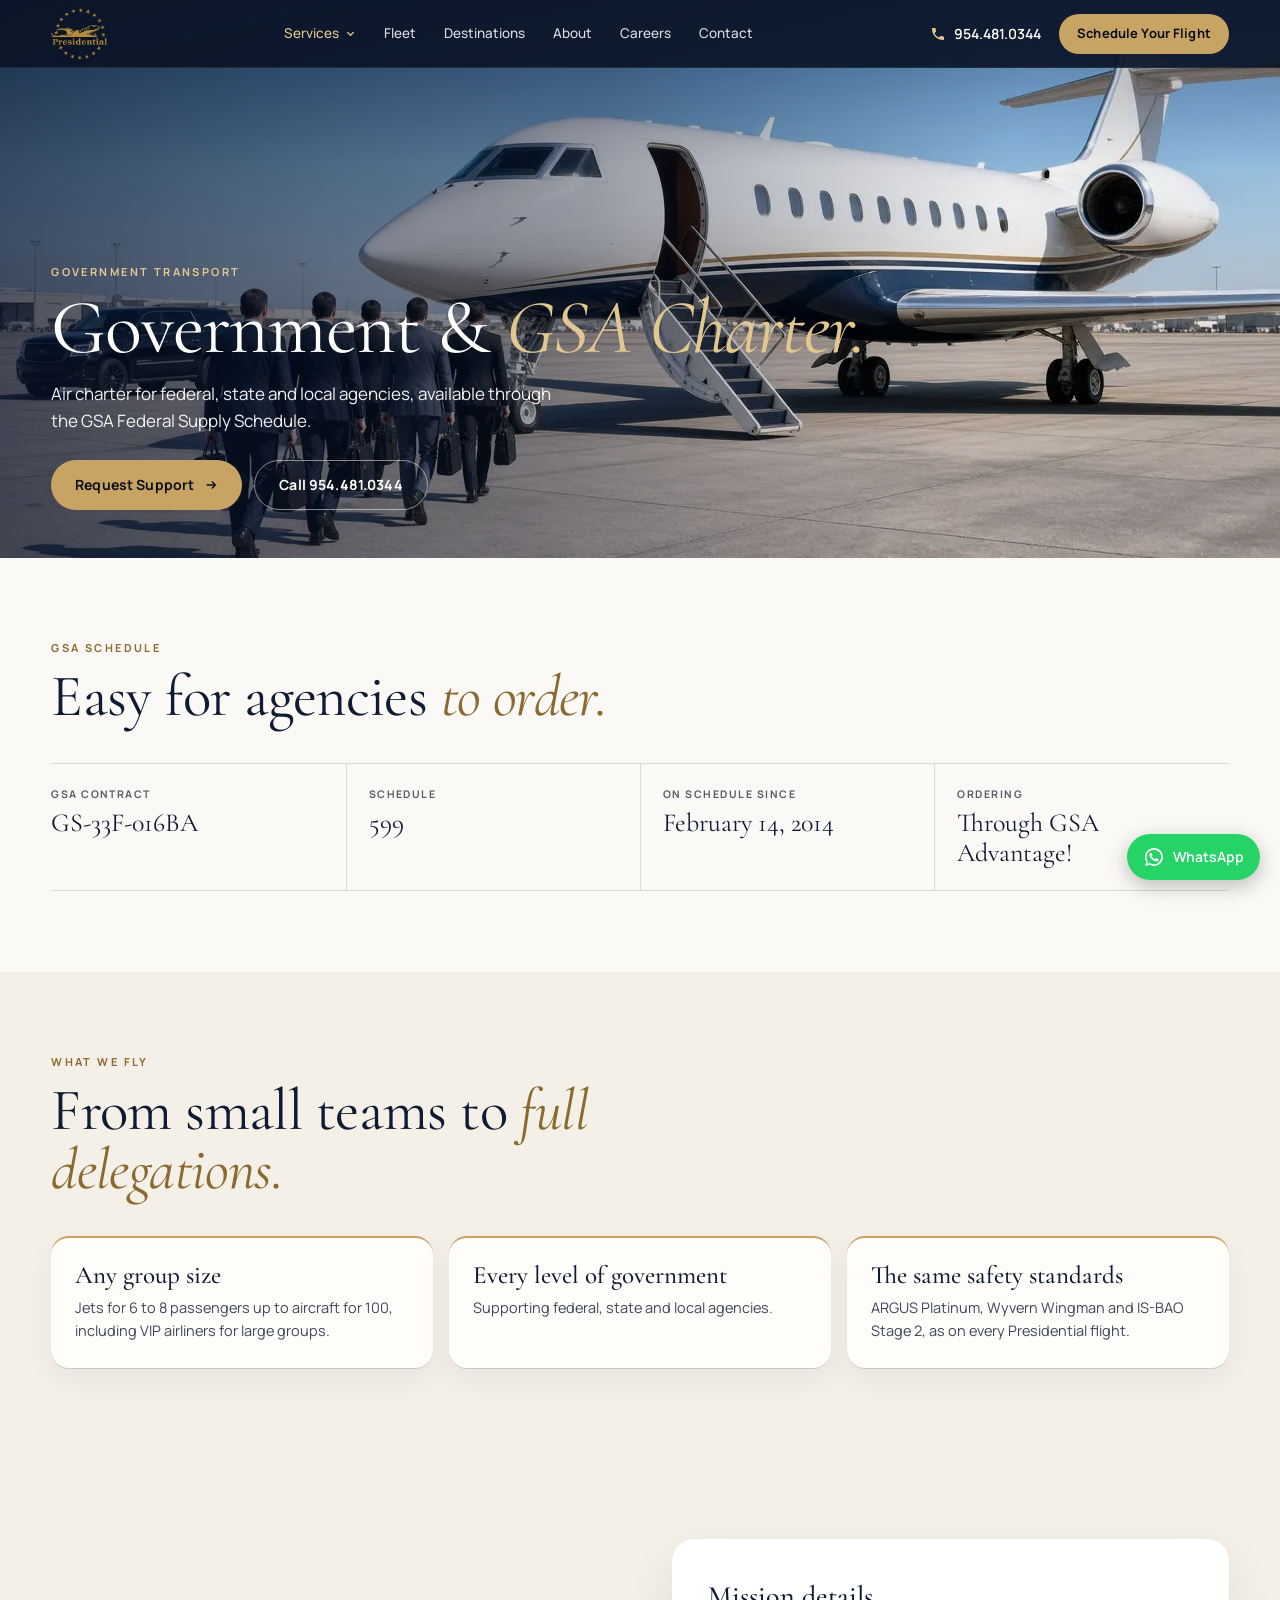
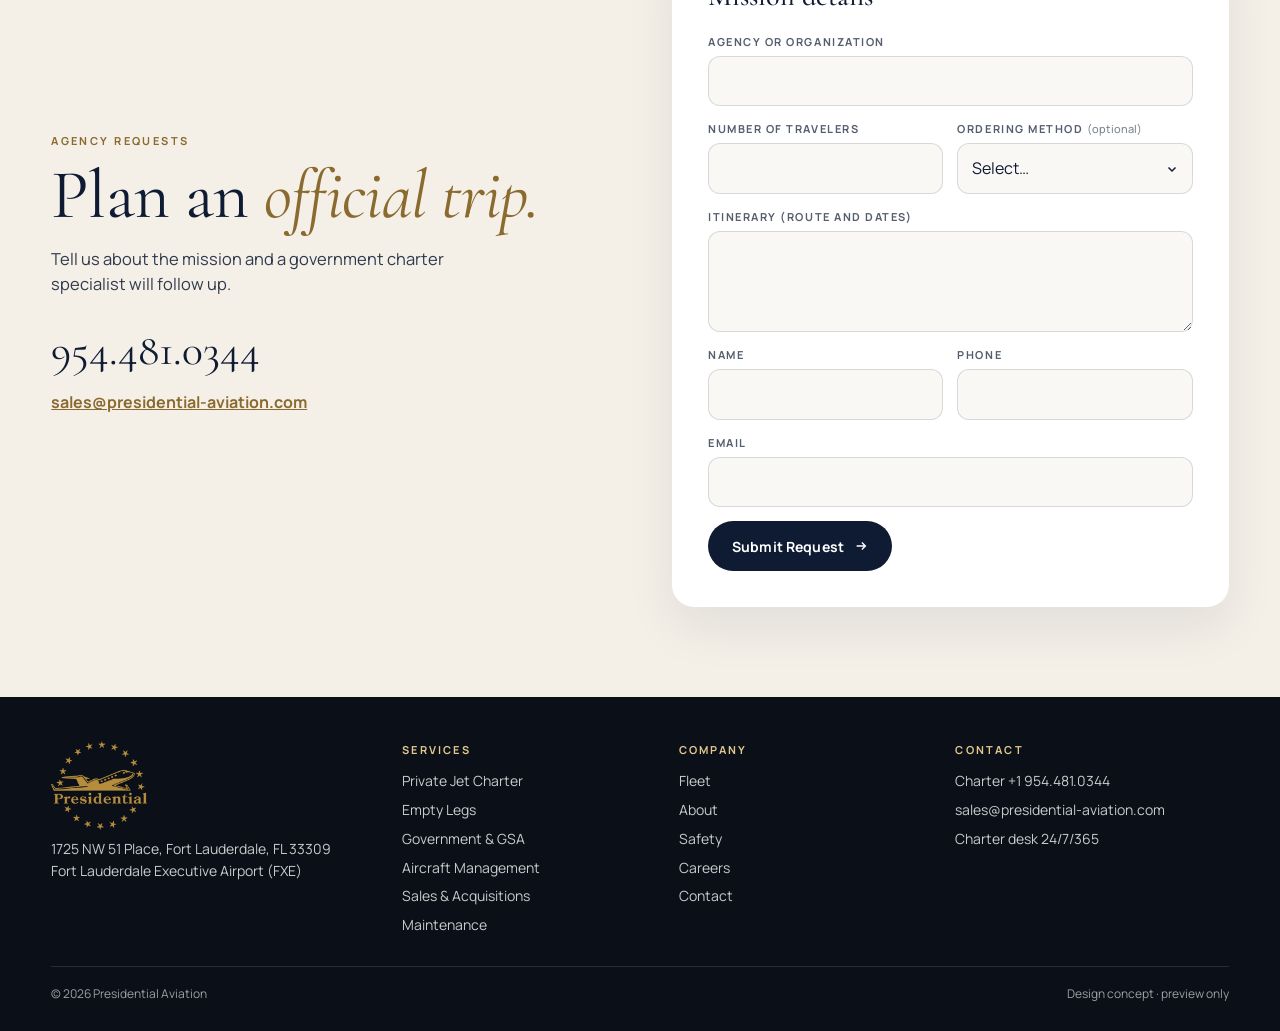
<file: government.html>
<!doctype html>
<html lang="en">
<head>
<meta charset="utf-8">
<meta name="viewport" content="width=device-width, initial-scale=1, viewport-fit=cover">
<meta name="robots" content="noindex, nofollow">
<title>Government & GSA Air Charter | Presidential Aviation</title>
<meta name="description" content="Air charter for federal, state and local agencies through the GSA Federal Supply Schedule.">
<meta name="theme-color" content="#0e1b33">
<link rel="icon" href="data:image/svg+xml,%3Csvg xmlns=%27http://www.w3.org/2000/svg%27 viewBox=%270 0 40 40%27%3E%3Ccircle cx=%2720%27 cy=%2720%27 r=%2719%27 fill=%27%230e1b33%27/%3E%3Cpath d=%27M8 22.5 L32 15.5 L27 20.5 L32 25.5 Z%27 fill=%27%23c7a463%27/%3E%3C/svg%3E">
<link rel="preload" href="img/svc-government.webp" as="image" type="image/webp" fetchpriority="high">
<link rel="preload" href="fonts/manrope.woff2" as="font" type="font/woff2" crossorigin>
<link rel="preload" href="fonts/cormorant.woff2" as="font" type="font/woff2" crossorigin>
<link rel="stylesheet" href="css/style.css">
<script>
  (function(d){d.classList.add('js');if(matchMedia('(prefers-reduced-motion: reduce)').matches)d.classList.add('rm');})(document.documentElement);
</script>
</head>
<body class="sub">
<!-- Content rewritten from the client's live site. Sources:
     https://www.presidential-aviation.com/private-jet-charter/government-transport-services/
-->
<a class="skip" href="#main">Skip to content</a>
<!-- PHONE: 954.481.0344 used everywhere (matches the contact modals on presidential-aviation.com). Their site header also shows 954.772.8622 / 1.888.772.8622. CONFIRM the lead line before publishing. -->
<header class="nav" id="nav">
  <a class="nav__logo" href="index.html" aria-label="Presidential Aviation home">
    <img class="nav__img" src="img/logo.png" alt="Presidential Aviation" width="56" height="52">
  </a>
  <nav class="nav__links" aria-label="Primary">
    <div class="dd is-active">
      <button class="dd__btn" type="button" aria-expanded="false" aria-controls="dd-services">Services<svg viewBox="0 0 12 12" aria-hidden="true"><path d="M2.5 4.5 6 8l3.5-3.5" fill="none" stroke="currentColor" stroke-width="1.5"/></svg></button>
      <div class="dd__menu" id="dd-services"><div class="dd__panel"><a href="charter.html"><b>Private Jet Charter</b><span>Worldwide, on demand, from FXE</span></a><a href="empty-legs.html"><b>Empty Legs</b><span>One-way repositioning flights</span></a><a href="government.html" aria-current="page"><b>Government &amp; GSA</b><span>GSA Schedule air charter</span></a><a href="management.html"><b>Aircraft Management</b><span>A full flight department for owners</span></a><a href="sales.html"><b>Sales &amp; Acquisitions</b><span>Buy or sell with expert guidance</span></a><a href="maintenance.html"><b>Maintenance</b><span>FAA Part 145 repair station</span></a></div></div>
    </div>
    <a href="fleet.html">Fleet</a><a href="index.html#global">Destinations</a><a href="about.html">About</a><a href="careers.html">Careers</a><a href="contact.html">Contact</a>
  </nav>
  <div class="nav__cta">
    <a class="nav__tel" href="tel:+19544810344" aria-label="Call 954.481.0344"><svg viewBox="0 0 24 24" aria-hidden="true"><path d="M6.6 10.8a15.1 15.1 0 0 0 6.6 6.6l2.2-2.2c.3-.3.7-.4 1-.2 1.1.4 2.3.6 3.6.6.6 0 1 .4 1 1V20c0 .6-.4 1-1 1A17 17 0 0 1 3 4c0-.6.4-1 1-1h3.5c.6 0 1 .4 1 1 0 1.3.2 2.5.6 3.6.1.3 0 .7-.2 1z" fill="currentColor"/></svg><span>954.481.0344</span></a>
    <button class="btn btn--gold btn--sm" type="button" data-book>Schedule Your Flight</button>
    <button class="burger" type="button" aria-expanded="false" aria-controls="mnav" aria-label="Open menu"><span></span><span></span><span></span></button>
  </div>
</header>
<div class="mnav" id="mnav" hidden>
  <nav class="mnav__in" aria-label="Mobile">
    <p class="mnav__h">Services</p>
    <ul><li><a href="charter.html">Private Jet Charter</a></li><li><a href="empty-legs.html">Empty Legs</a></li><li><a href="government.html" aria-current="page">Government &amp; GSA</a></li><li><a href="management.html">Aircraft Management</a></li><li><a href="sales.html">Sales &amp; Acquisitions</a></li><li><a href="maintenance.html">Maintenance</a></li></ul>
    <p class="mnav__h">Company</p>
    <ul><li><a href="fleet.html">Fleet</a></li><li><a href="index.html#global">Destinations</a></li><li><a href="about.html">About</a></li><li><a href="careers.html">Careers</a></li><li><a href="contact.html">Contact</a></li></ul>
    <a class="btn btn--ghost btn--block" href="tel:+19544810344"><svg viewBox="0 0 24 24" aria-hidden="true"><path d="M6.6 10.8a15.1 15.1 0 0 0 6.6 6.6l2.2-2.2c.3-.3.7-.4 1-.2 1.1.4 2.3.6 3.6.6.6 0 1 .4 1 1V20c0 .6-.4 1-1 1A17 17 0 0 1 3 4c0-.6.4-1 1-1h3.5c.6 0 1 .4 1 1 0 1.3.2 2.5.6 3.6.1.3 0 .7-.2 1z" fill="currentColor"/></svg>Call 954.481.0344</a>
  </nav>
</div>

<main id="main">
<section class="phero" aria-labelledby="phero-title">
  <div class="phero__media" aria-hidden="true">
    <!-- AI placeholder image -->
    <img src="img/svc-government.webp" alt="" width="1280" height="720" fetchpriority="high" decoding="async">
  </div>
  <div class="phero__shade" aria-hidden="true"></div>
  <div class="phero__in">
    <p class="eyebrow">Government transport</p>
    <h1 id="phero-title">Government &amp; <em>GSA Charter.</em></h1>
    <p class="phero__lede">Air charter for federal, state and local agencies, available through the GSA Federal Supply Schedule.</p>
    <div class="phero__act"><a class="btn btn--gold" href="#lead">Request Support<svg viewBox="0 0 16 16" aria-hidden="true"><path d="M3 8h10M9 4l4 4-4 4" fill="none" stroke="currentColor" stroke-width="1.6"/></svg></a><a class="btn btn--ghost" href="tel:+19544810344">Call 954.481.0344</a></div>
  </div>
</section>

<section class="sec ">
  <div class="sec__in">
    <div class="sec__head rv"><p class="eyebrow">GSA Schedule</p><h2>Easy for agencies <em>to order.</em></h2></div>
    <!-- CONFIRM: GSA contract details are from /private-jet-charter/government-transport-services/. Verify the contract is still active (GSA eLibrary) before publishing. -->
    <dl class="facts rv"><div><dt>GSA contract</dt><dd>GS-33F-016BA</dd></div><div><dt>Schedule</dt><dd>599</dd></div><div><dt>On schedule since</dt><dd>February 14, 2014</dd></div><div><dt>Ordering</dt><dd>Through GSA Advantage!</dd></div></dl>
  </div>
</section>
<section class="sec sec--cream">
  <div class="sec__in">
    <div class="sec__head rv"><p class="eyebrow">What we fly</p><h2>From small teams to <em>full delegations.</em></h2></div>
    <ul class="feats feats--3"><li class="feat rv"><h3>Any group size</h3><p>Jets for 6 to 8 passengers up to aircraft for 100, including VIP airliners for large groups.</p></li><li class="feat rv"><h3>Every level of government</h3><p>Supporting federal, state and local agencies.</p></li><li class="feat rv"><h3>The same safety standards</h3><p>ARGUS Platinum, Wyvern Wingman and IS-BAO Stage 2, as on every Presidential flight.</p></li></ul>
  </div>
</section>
<section class="contact lead" id="lead" aria-labelledby="lead-title">
  <div class="contact__in">
    <div class="contact__cta rv">
      <p class="eyebrow">Agency requests</p>
      <h2 id="lead-title">Plan an <em>official trip.</em></h2>
      <p class="lead__txt">Tell us about the mission and a government charter specialist will follow up.</p>
      
      <a class="contact__phone" href="tel:+19544810344">954.481.0344</a>
      <p><a href="mailto:sales@presidential-aviation.com">sales@presidential-aviation.com</a></p>
    </div>
    <div class="contact__card rv">
      <!-- TODO: connect form endpoint (FormSubmit/CRM) after client approval -->
      <form class="cform" id="gv-form" data-lead="government" action="#" method="post" novalidate aria-label="Government charter request">
        <h3>Mission details</h3>
        <div class="fld fld--full"><label for="gv-agency">Agency or organization</label><input id="gv-agency" name="agency" type="text" required aria-describedby="gv-agency-err"><p class="fld__err" id="gv-agency-err"></p></div><div class="fld"><label for="gv-travelers">Number of travelers</label><input id="gv-travelers" name="travelers" type="number" required aria-describedby="gv-travelers-err" min="1" max="400"><p class="fld__err" id="gv-travelers-err"></p></div><div class="fld"><label for="gv-ordering">Ordering method <i>(optional)</i></label><select id="gv-ordering" name="ordering" aria-describedby="gv-ordering-err"><option value="">Select…</option><option>GSA Advantage!</option><option>Agency purchase order</option><option>Not sure yet</option></select><p class="fld__err" id="gv-ordering-err"></p></div><div class="fld fld--full"><label for="gv-itinerary">Itinerary (route and dates)</label><textarea id="gv-itinerary" name="itinerary" rows="3" required aria-describedby="gv-itinerary-err"></textarea><p class="fld__err" id="gv-itinerary-err"></p></div><div class="fld"><label for="gv-name">Name</label><input id="gv-name" name="name" type="text" required autocomplete="name" aria-describedby="gv-name-err"><p class="fld__err" id="gv-name-err"></p></div><div class="fld"><label for="gv-phone">Phone</label><input id="gv-phone" name="phone" type="tel" required autocomplete="tel" inputmode="tel" aria-describedby="gv-phone-err"><p class="fld__err" id="gv-phone-err"></p></div><div class="fld fld--full"><label for="gv-email">Email</label><input id="gv-email" name="email" type="email" required autocomplete="email" aria-describedby="gv-email-err"><p class="fld__err" id="gv-email-err"></p></div>
        <button class="btn btn--navy" type="submit">Submit Request<svg viewBox="0 0 16 16" aria-hidden="true"><path d="M3 8h10M9 4l4 4-4 4" fill="none" stroke="currentColor" stroke-width="1.6"/></svg></button>
      </form>
      <div class="done" role="status" tabindex="-1" hidden>
        <span class="done__tick" aria-hidden="true"><svg viewBox="0 0 24 24"><path d="M5 12.5l4.5 4.5L19 7.5" fill="none" stroke="currentColor" stroke-width="2"/></svg></span>
        <p class="done__t">Thank you<span data-name></span>.</p>
        <p>Your request is in. A government charter specialist will follow up. Need us now? Call <a href="tel:+19544810344">954.481.0344</a>.</p>
      </div>
    </div>
  </div>
</section>
</main>

<footer class="foot">
  <div class="foot__in">
    <div class="foot__col foot__col--brand">
      <p class="foot__brand"><img src="img/logo.png" alt="Presidential Aviation" width="96" height="89" loading="lazy"></p>
      <p>1725 NW 51 Place, Fort Lauderdale, FL 33309<br>Fort Lauderdale Executive Airport (FXE)</p>
    </div>
    <div class="foot__col">
      <p class="foot__h">Services</p>
      <p><a href="charter.html">Private Jet Charter</a></p><p><a href="empty-legs.html">Empty Legs</a></p><p><a href="government.html">Government &amp; GSA</a></p><p><a href="management.html">Aircraft Management</a></p><p><a href="sales.html">Sales &amp; Acquisitions</a></p><p><a href="maintenance.html">Maintenance</a></p>
    </div>
    <div class="foot__col">
      <p class="foot__h">Company</p>
      <p><a href="fleet.html">Fleet</a></p>
      <p><a href="about.html">About</a></p>
      <p><a href="about.html#safety">Safety</a></p>
      <p><a href="careers.html">Careers</a></p>
      <p><a href="contact.html">Contact</a></p>
    </div>
    <div class="foot__col">
      <p class="foot__h">Contact</p>
      <p><a href="tel:+19544810344">Charter +1 954.481.0344</a></p>
      <p><a href="mailto:sales@presidential-aviation.com">sales@presidential-aviation.com</a></p>
      <p>Charter desk 24/7/365</p>
    </div>
  </div>
  <div class="foot__base"><span>© 2026 Presidential Aviation</span><span>Design concept · preview only</span></div>
</footer>

<!-- Trip request sheet (subpages have no booking bar, so the sheet carries the trip fields) -->
<div class="sheet" id="book-modal" role="dialog" aria-modal="true" aria-labelledby="sheet-title" hidden>
  <div class="sheet__back" data-close></div>
  <div class="sheet__panel">
    <button class="sheet__x" type="button" data-close aria-label="Close"><svg viewBox="0 0 24 24" aria-hidden="true"><path d="M6 6l12 12M18 6L6 18" fill="none" stroke="currentColor" stroke-width="1.6"/></svg></button>
    <div class="sheet__body">
      <p class="eyebrow">Schedule your flight</p>
      <h2 class="sheet__t" id="sheet-title">Tell us about <em>your trip.</em></h2>
      <!-- TODO: connect form endpoint (FormSubmit/CRM) after client approval -->
      <form class="cform cform--sheet" id="trip-form" data-lead="trip" action="#" method="post" novalidate aria-labelledby="sheet-title">
        <div class="fld fld--full"><label for="s-trip">Trip type</label><select id="s-trip" name="trip" required aria-describedby="s-trip-err"><option value="">Select…</option><option>One-way</option><option>Round-trip</option><option>Multi-leg</option></select><p class="fld__err" id="s-trip-err"></p></div><div class="fld"><label for="s-from">From</label><input id="s-from" name="from" type="text" required placeholder="City or airport" aria-describedby="s-from-err"><p class="fld__err" id="s-from-err"></p></div><div class="fld"><label for="s-to">To</label><input id="s-to" name="to" type="text" required placeholder="City or airport" aria-describedby="s-to-err"><p class="fld__err" id="s-to-err"></p></div><div class="fld"><label for="s-date">Departure date</label><input id="s-date" name="date" type="date" required aria-describedby="s-date-err" data-future><p class="fld__err" id="s-date-err"></p></div><div class="fld"><label for="s-passengers">Passengers</label><input id="s-passengers" name="passengers" type="number" required aria-describedby="s-passengers-err" min="1" max="100" value="2"><p class="fld__err" id="s-passengers-err"></p></div><div class="fld fld--full"><label for="s-notes">Return date, extra legs or requests <i>(optional)</i></label><textarea id="s-notes" name="notes" rows="3" aria-describedby="s-notes-err"></textarea><p class="fld__err" id="s-notes-err"></p></div><div class="fld"><label for="s-name">Name</label><input id="s-name" name="name" type="text" required autocomplete="name" aria-describedby="s-name-err"><p class="fld__err" id="s-name-err"></p></div><div class="fld"><label for="s-phone">Phone</label><input id="s-phone" name="phone" type="tel" required autocomplete="tel" inputmode="tel" aria-describedby="s-phone-err"><p class="fld__err" id="s-phone-err"></p></div><div class="fld fld--full"><label for="s-email">Email</label><input id="s-email" name="email" type="email" required autocomplete="email" aria-describedby="s-email-err"><p class="fld__err" id="s-email-err"></p></div>
        <button class="btn btn--gold btn--block" type="submit">Schedule My Flight<svg viewBox="0 0 16 16" aria-hidden="true"><path d="M3 8h10M9 4l4 4-4 4" fill="none" stroke="currentColor" stroke-width="1.6"/></svg></button>
        <p class="fine fine--c">No obligation. Prefer to talk? <a href="tel:+19544810344">Call 954.481.0344</a></p>
      </form>
      <div class="done" role="status" tabindex="-1" hidden>
        <span class="done__tick" aria-hidden="true"><svg viewBox="0 0 24 24"><path d="M5 12.5l4.5 4.5L19 7.5" fill="none" stroke="currentColor" stroke-width="2"/></svg></span>
        <p class="done__t">Thank you<span data-name></span>.</p>
        <p>Your request is in. A member of our charter team will reach out to confirm the details of your trip. Need it sooner? Call <a href="tel:+19544810344">954.481.0344</a>.</p>
        <button class="btn btn--navy" type="button" data-close>Done</button>
      </div>
    </div>
  </div>
</div>

<!-- Mobile sticky action bar -->
<div class="mbar">
  <a class="mbar__call" href="tel:+19544810344" aria-label="Call 954.481.0344"><svg viewBox="0 0 24 24" aria-hidden="true"><path d="M6.6 10.8a15.1 15.1 0 0 0 6.6 6.6l2.2-2.2c.3-.3.7-.4 1-.2 1.1.4 2.3.6 3.6.6.6 0 1 .4 1 1V20c0 .6-.4 1-1 1A17 17 0 0 1 3 4c0-.6.4-1 1-1h3.5c.6 0 1 .4 1 1 0 1.3.2 2.5.6 3.6.1.3 0 .7-.2 1z" fill="currentColor"/></svg>Call</a>
  <button class="mbar__go" type="button" data-book>Schedule Your Flight</button>
</div>

<script src="js/main.js" defer></script>
</body>
</html>
</file>
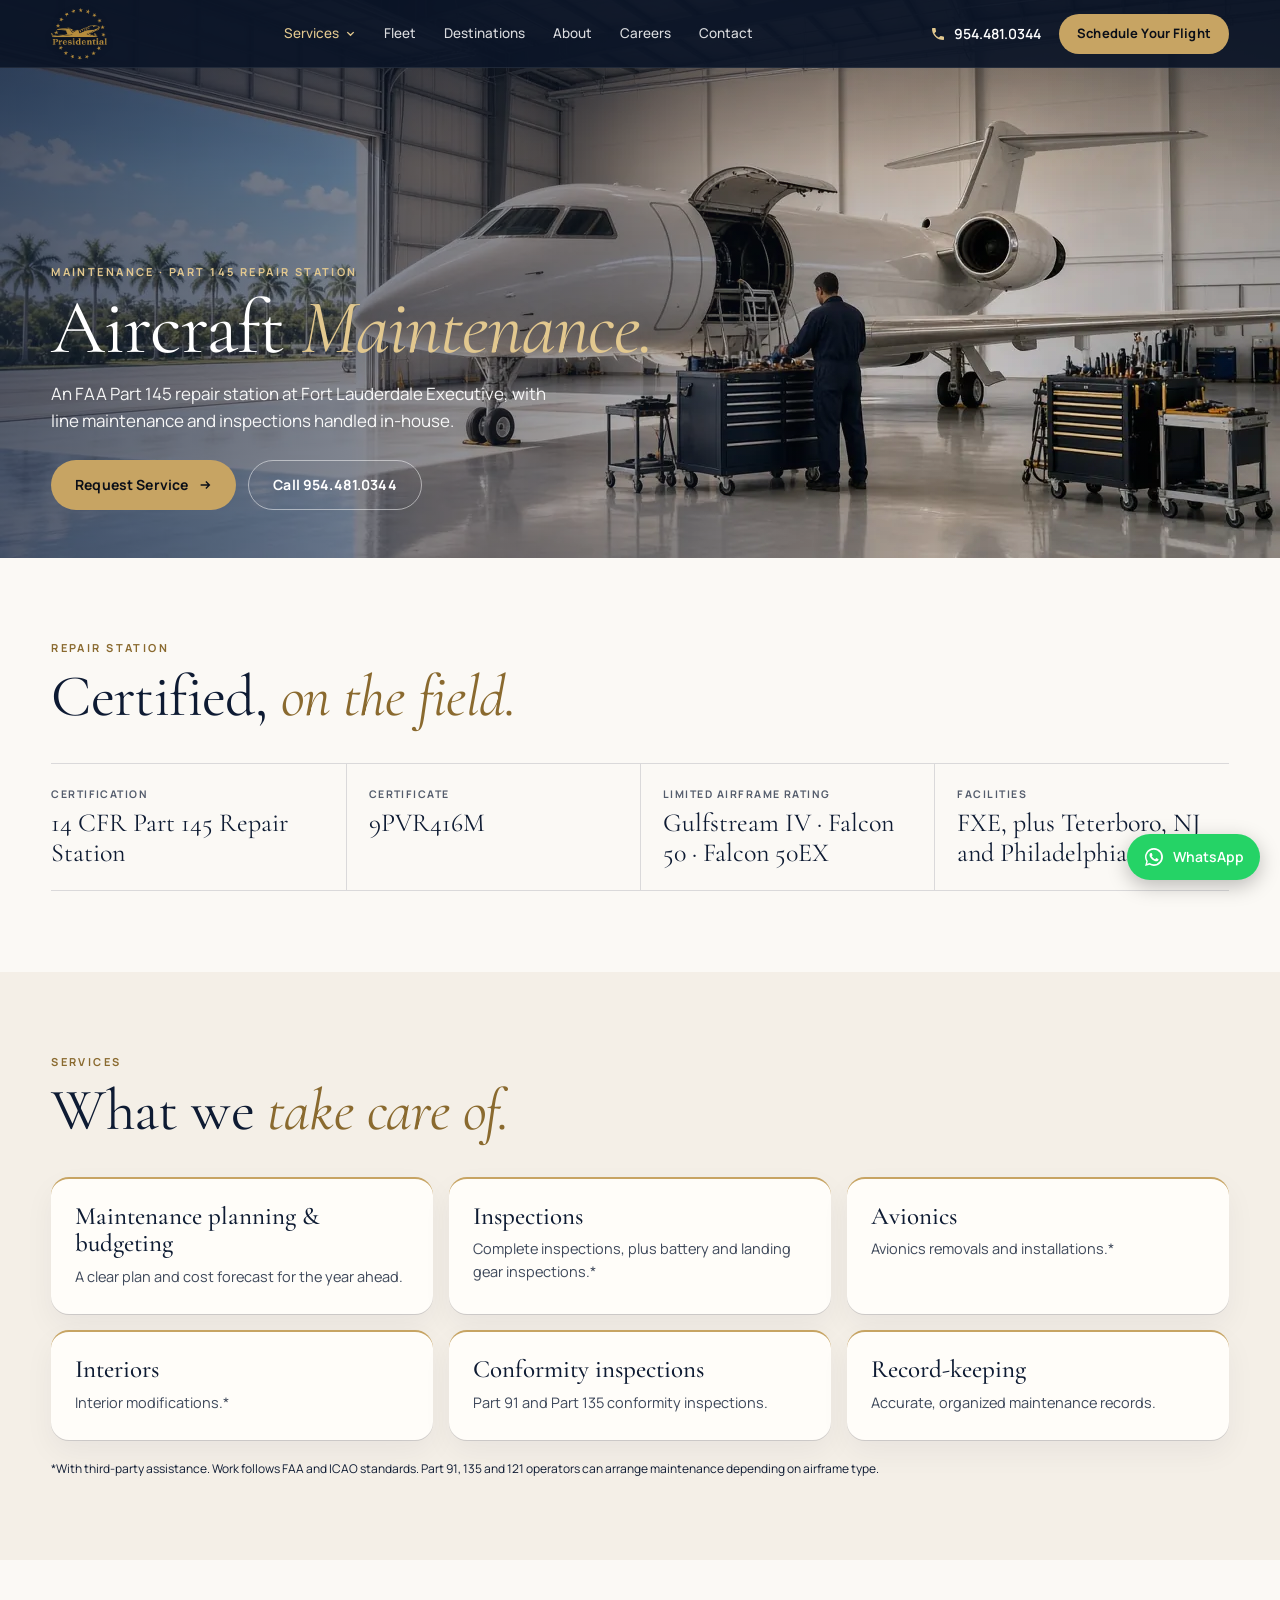
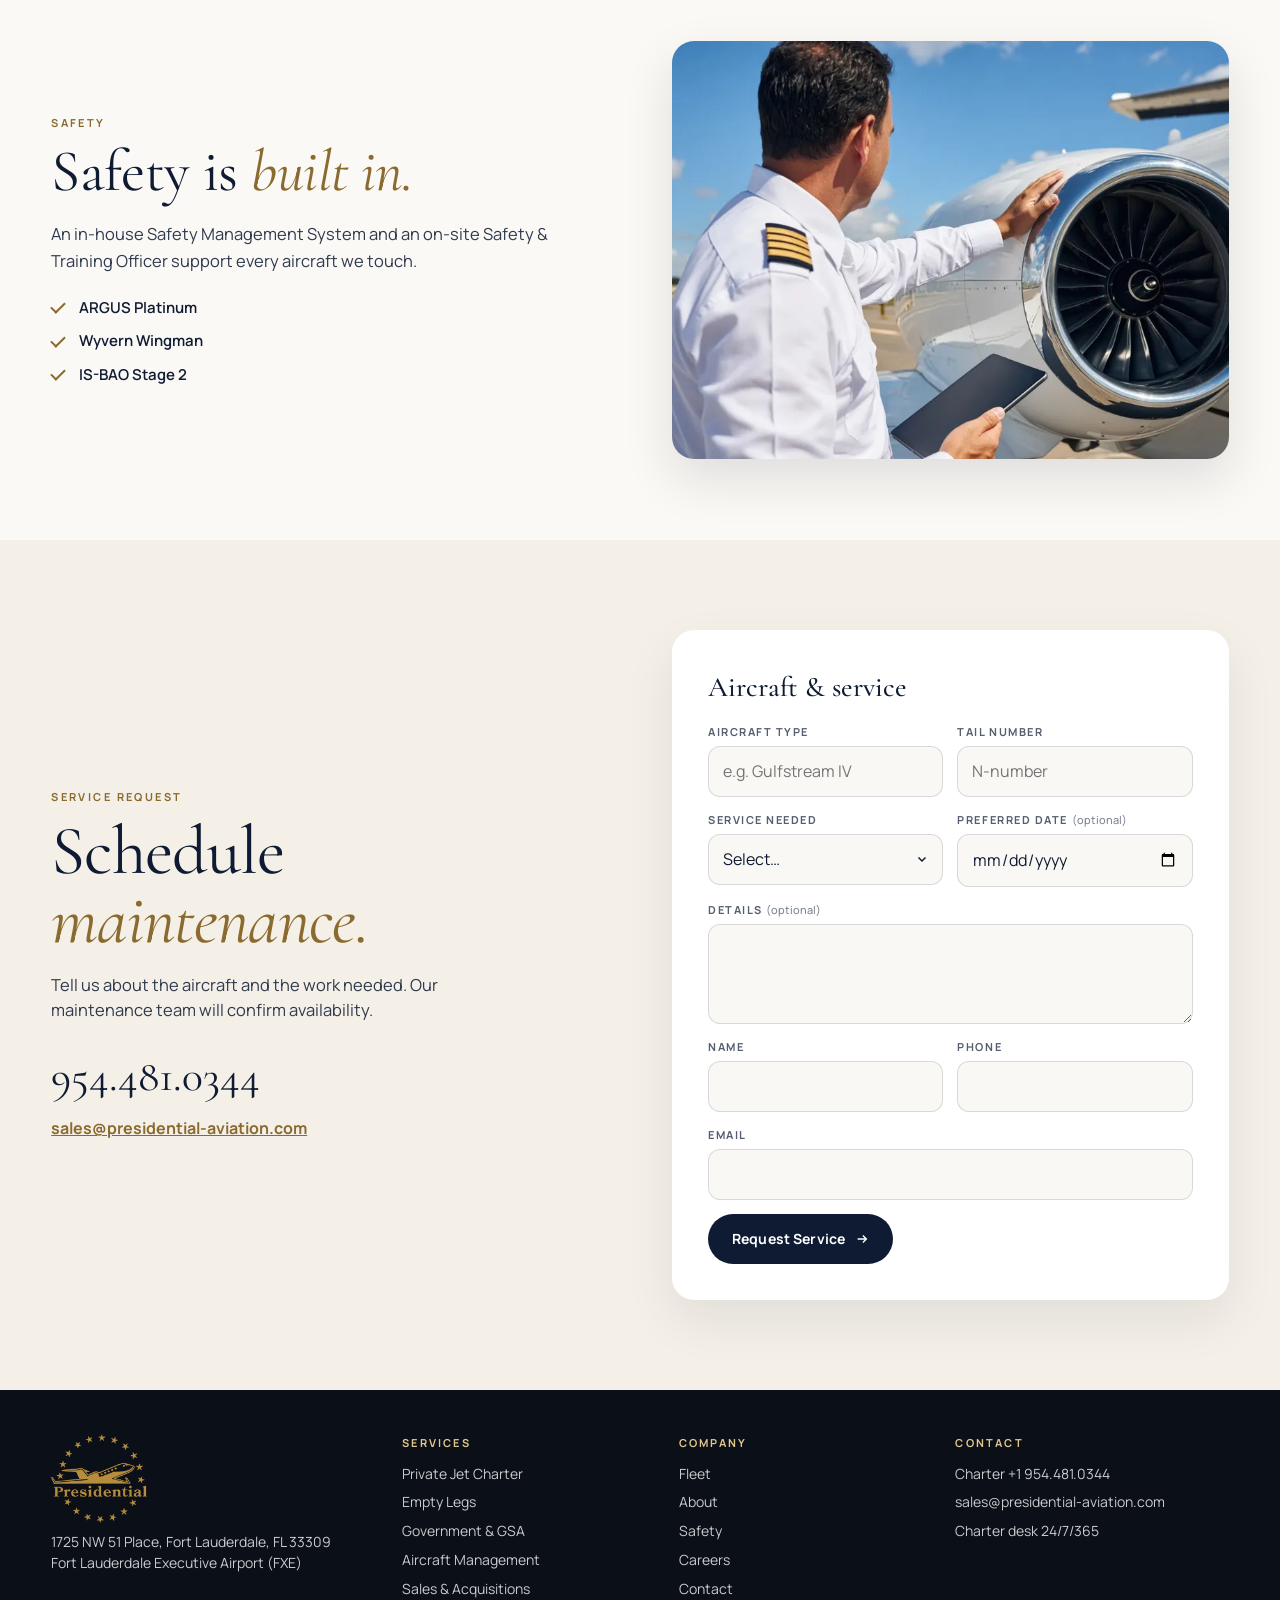
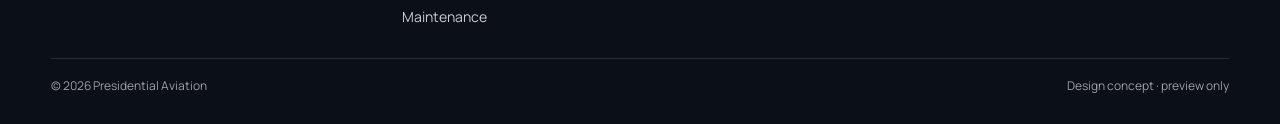
<file: maintenance.html>
<!doctype html>
<html lang="en">
<head>
<meta charset="utf-8">
<meta name="viewport" content="width=device-width, initial-scale=1, viewport-fit=cover">
<meta name="robots" content="noindex, nofollow">
<title>Aircraft Maintenance | Presidential Aviation</title>
<meta name="description" content="FAA Part 145 repair station at Fort Lauderdale Executive. Inspections, line maintenance and maintenance planning.">
<meta name="theme-color" content="#0e1b33">
<link rel="icon" href="data:image/svg+xml,%3Csvg xmlns=%27http://www.w3.org/2000/svg%27 viewBox=%270 0 40 40%27%3E%3Ccircle cx=%2720%27 cy=%2720%27 r=%2719%27 fill=%27%230e1b33%27/%3E%3Cpath d=%27M8 22.5 L32 15.5 L27 20.5 L32 25.5 Z%27 fill=%27%23c7a463%27/%3E%3C/svg%3E">
<link rel="preload" href="img/svc-maintenance.webp" as="image" type="image/webp" fetchpriority="high">
<link rel="preload" href="fonts/manrope.woff2" as="font" type="font/woff2" crossorigin>
<link rel="preload" href="fonts/cormorant.woff2" as="font" type="font/woff2" crossorigin>
<link rel="stylesheet" href="css/style.css">
<script>
  (function(d){d.classList.add('js');if(matchMedia('(prefers-reduced-motion: reduce)').matches)d.classList.add('rm');})(document.documentElement);
</script>
</head>
<body class="sub">
<!-- Content rewritten from the client's live site. Sources:
     https://www.presidential-aviation.com/jet-maintenance/
     https://www.presidential-aviation.com/jet-maintenance/145-repair-station/
     https://www.presidential-aviation.com/jet-maintenance/private-jet-safety/
-->
<a class="skip" href="#main">Skip to content</a>
<!-- PHONE: 954.481.0344 used everywhere (matches the contact modals on presidential-aviation.com). Their site header also shows 954.772.8622 / 1.888.772.8622. CONFIRM the lead line before publishing. -->
<header class="nav" id="nav">
  <a class="nav__logo" href="index.html" aria-label="Presidential Aviation home">
    <img class="nav__img" src="img/logo.png" alt="Presidential Aviation" width="56" height="52">
  </a>
  <nav class="nav__links" aria-label="Primary">
    <div class="dd is-active">
      <button class="dd__btn" type="button" aria-expanded="false" aria-controls="dd-services">Services<svg viewBox="0 0 12 12" aria-hidden="true"><path d="M2.5 4.5 6 8l3.5-3.5" fill="none" stroke="currentColor" stroke-width="1.5"/></svg></button>
      <div class="dd__menu" id="dd-services"><div class="dd__panel"><a href="charter.html"><b>Private Jet Charter</b><span>Worldwide, on demand, from FXE</span></a><a href="empty-legs.html"><b>Empty Legs</b><span>One-way repositioning flights</span></a><a href="government.html"><b>Government &amp; GSA</b><span>GSA Schedule air charter</span></a><a href="management.html"><b>Aircraft Management</b><span>A full flight department for owners</span></a><a href="sales.html"><b>Sales &amp; Acquisitions</b><span>Buy or sell with expert guidance</span></a><a href="maintenance.html" aria-current="page"><b>Maintenance</b><span>FAA Part 145 repair station</span></a></div></div>
    </div>
    <a href="fleet.html">Fleet</a><a href="index.html#global">Destinations</a><a href="about.html">About</a><a href="careers.html">Careers</a><a href="contact.html">Contact</a>
  </nav>
  <div class="nav__cta">
    <a class="nav__tel" href="tel:+19544810344" aria-label="Call 954.481.0344"><svg viewBox="0 0 24 24" aria-hidden="true"><path d="M6.6 10.8a15.1 15.1 0 0 0 6.6 6.6l2.2-2.2c.3-.3.7-.4 1-.2 1.1.4 2.3.6 3.6.6.6 0 1 .4 1 1V20c0 .6-.4 1-1 1A17 17 0 0 1 3 4c0-.6.4-1 1-1h3.5c.6 0 1 .4 1 1 0 1.3.2 2.5.6 3.6.1.3 0 .7-.2 1z" fill="currentColor"/></svg><span>954.481.0344</span></a>
    <button class="btn btn--gold btn--sm" type="button" data-book>Schedule Your Flight</button>
    <button class="burger" type="button" aria-expanded="false" aria-controls="mnav" aria-label="Open menu"><span></span><span></span><span></span></button>
  </div>
</header>
<div class="mnav" id="mnav" hidden>
  <nav class="mnav__in" aria-label="Mobile">
    <p class="mnav__h">Services</p>
    <ul><li><a href="charter.html">Private Jet Charter</a></li><li><a href="empty-legs.html">Empty Legs</a></li><li><a href="government.html">Government &amp; GSA</a></li><li><a href="management.html">Aircraft Management</a></li><li><a href="sales.html">Sales &amp; Acquisitions</a></li><li><a href="maintenance.html" aria-current="page">Maintenance</a></li></ul>
    <p class="mnav__h">Company</p>
    <ul><li><a href="fleet.html">Fleet</a></li><li><a href="index.html#global">Destinations</a></li><li><a href="about.html">About</a></li><li><a href="careers.html">Careers</a></li><li><a href="contact.html">Contact</a></li></ul>
    <a class="btn btn--ghost btn--block" href="tel:+19544810344"><svg viewBox="0 0 24 24" aria-hidden="true"><path d="M6.6 10.8a15.1 15.1 0 0 0 6.6 6.6l2.2-2.2c.3-.3.7-.4 1-.2 1.1.4 2.3.6 3.6.6.6 0 1 .4 1 1V20c0 .6-.4 1-1 1A17 17 0 0 1 3 4c0-.6.4-1 1-1h3.5c.6 0 1 .4 1 1 0 1.3.2 2.5.6 3.6.1.3 0 .7-.2 1z" fill="currentColor"/></svg>Call 954.481.0344</a>
  </nav>
</div>

<main id="main">
<section class="phero" aria-labelledby="phero-title">
  <div class="phero__media" aria-hidden="true">
    <!-- AI placeholder image -->
    <img src="img/svc-maintenance.webp" alt="" width="1280" height="720" fetchpriority="high" decoding="async">
  </div>
  <div class="phero__shade" aria-hidden="true"></div>
  <div class="phero__in">
    <p class="eyebrow">Maintenance · Part 145 repair station</p>
    <h1 id="phero-title">Aircraft <em>Maintenance.</em></h1>
    <p class="phero__lede">An FAA Part 145 repair station at Fort Lauderdale Executive, with line maintenance and inspections handled in-house.</p>
    <div class="phero__act"><a class="btn btn--gold" href="#lead">Request Service<svg viewBox="0 0 16 16" aria-hidden="true"><path d="M3 8h10M9 4l4 4-4 4" fill="none" stroke="currentColor" stroke-width="1.6"/></svg></a><a class="btn btn--ghost" href="tel:+19544810344">Call 954.481.0344</a></div>
  </div>
</section>

<section class="sec ">
  <div class="sec__in">
    <div class="sec__head rv"><p class="eyebrow">Repair station</p><h2>Certified, <em>on the field.</em></h2></div>
    <!-- CONFIRM: certificate and ratings from /jet-maintenance/145-repair-station/ -->
    <dl class="facts rv"><div><dt>Certification</dt><dd>14 CFR Part 145 Repair Station</dd></div><div><dt>Certificate</dt><dd>9PVR416M</dd></div><div><dt>Limited airframe rating</dt><dd>Gulfstream IV · Falcon 50 · Falcon 50EX</dd></div><div><dt>Facilities</dt><dd>FXE, plus Teterboro, NJ and Philadelphia, PA</dd></div></dl>
  </div>
</section>
<section class="sec sec--cream">
  <div class="sec__in">
    <div class="sec__head rv"><p class="eyebrow">Services</p><h2>What we <em>take care of.</em></h2></div>
    <ul class="feats feats--3"><li class="feat rv"><h3>Maintenance planning &amp; budgeting</h3><p>A clear plan and cost forecast for the year ahead.</p></li><li class="feat rv"><h3>Inspections</h3><p>Complete inspections, plus battery and landing gear inspections.*</p></li><li class="feat rv"><h3>Avionics</h3><p>Avionics removals and installations.*</p></li><li class="feat rv"><h3>Interiors</h3><p>Interior modifications.*</p></li><li class="feat rv"><h3>Conformity inspections</h3><p>Part 91 and Part 135 conformity inspections.</p></li><li class="feat rv"><h3>Record-keeping</h3><p>Accurate, organized maintenance records.</p></li></ul><p class="fine rv">*With third-party assistance. Work follows FAA and ICAO standards. Part 91, 135 and 121 operators can arrange maintenance depending on airframe type.</p>
  </div>
</section>
<section class="sec ">
  <div class="sec__in split">
    <div class="split__copy rv"><p class="eyebrow">Safety</p><h2>Safety is <em>built in.</em></h2><p>An in-house Safety Management System and an on-site Safety &amp; Training Officer support every aircraft we touch.</p><ul class="ticks"><li>ARGUS Platinum</li><li>Wyvern Wingman</li><li>IS-BAO Stage 2</li></ul></div>
    <!-- CONFIRM: ratings as stated on /jet-maintenance/private-jet-safety/ and /company/industry-affiliations/ -->
    <figure class="split__img rv"><img src="img/perk-safety.webp" alt="Pilot inspecting a jet engine during a walkaround" width="900" height="600" loading="lazy" decoding="async"></figure>
  </div>
</section>
<section class="contact lead" id="lead" aria-labelledby="lead-title">
  <div class="contact__in">
    <div class="contact__cta rv">
      <p class="eyebrow">Service request</p>
      <h2 id="lead-title">Schedule <em>maintenance.</em></h2>
      <p class="lead__txt">Tell us about the aircraft and the work needed. Our maintenance team will confirm availability.</p>
      
      <a class="contact__phone" href="tel:+19544810344">954.481.0344</a>
      <p><a href="mailto:sales@presidential-aviation.com">sales@presidential-aviation.com</a></p>
    </div>
    <div class="contact__card rv">
      <!-- TODO: connect form endpoint (FormSubmit/CRM) after client approval -->
      <form class="cform" id="mx-form" data-lead="maintenance" action="#" method="post" novalidate aria-label="Maintenance service request">
        <h3>Aircraft &amp; service</h3>
        <div class="fld"><label for="mx-aircraft">Aircraft type</label><input id="mx-aircraft" name="aircraft" type="text" required placeholder="e.g. Gulfstream IV" aria-describedby="mx-aircraft-err"><p class="fld__err" id="mx-aircraft-err"></p></div><div class="fld"><label for="mx-tail">Tail number</label><input id="mx-tail" name="tail" type="text" required placeholder="N-number" aria-describedby="mx-tail-err"><p class="fld__err" id="mx-tail-err"></p></div><div class="fld"><label for="mx-service">Service needed</label><select id="mx-service" name="service" required aria-describedby="mx-service-err"><option value="">Select…</option><option>Inspection</option><option>Line maintenance</option><option>Battery / landing gear</option><option>Avionics</option><option>Interior modification</option><option>Conformity inspection</option><option>Maintenance planning</option><option>Other</option></select><p class="fld__err" id="mx-service-err"></p></div><div class="fld"><label for="mx-date">Preferred date <i>(optional)</i></label><input id="mx-date" name="date" type="date" aria-describedby="mx-date-err" data-future><p class="fld__err" id="mx-date-err"></p></div><div class="fld fld--full"><label for="mx-notes">Details <i>(optional)</i></label><textarea id="mx-notes" name="notes" rows="3" aria-describedby="mx-notes-err"></textarea><p class="fld__err" id="mx-notes-err"></p></div><div class="fld"><label for="mx-name">Name</label><input id="mx-name" name="name" type="text" required autocomplete="name" aria-describedby="mx-name-err"><p class="fld__err" id="mx-name-err"></p></div><div class="fld"><label for="mx-phone">Phone</label><input id="mx-phone" name="phone" type="tel" required autocomplete="tel" inputmode="tel" aria-describedby="mx-phone-err"><p class="fld__err" id="mx-phone-err"></p></div><div class="fld fld--full"><label for="mx-email">Email</label><input id="mx-email" name="email" type="email" required autocomplete="email" aria-describedby="mx-email-err"><p class="fld__err" id="mx-email-err"></p></div>
        <button class="btn btn--navy" type="submit">Request Service<svg viewBox="0 0 16 16" aria-hidden="true"><path d="M3 8h10M9 4l4 4-4 4" fill="none" stroke="currentColor" stroke-width="1.6"/></svg></button>
      </form>
      <div class="done" role="status" tabindex="-1" hidden>
        <span class="done__tick" aria-hidden="true"><svg viewBox="0 0 24 24"><path d="M5 12.5l4.5 4.5L19 7.5" fill="none" stroke="currentColor" stroke-width="2"/></svg></span>
        <p class="done__t">Thank you<span data-name></span>.</p>
        <p>Your service request is in. Our maintenance team will confirm the details. Need us now? Call <a href="tel:+19544810344">954.481.0344</a>.</p>
      </div>
    </div>
  </div>
</section>
</main>

<footer class="foot">
  <div class="foot__in">
    <div class="foot__col foot__col--brand">
      <p class="foot__brand"><img src="img/logo.png" alt="Presidential Aviation" width="96" height="89" loading="lazy"></p>
      <p>1725 NW 51 Place, Fort Lauderdale, FL 33309<br>Fort Lauderdale Executive Airport (FXE)</p>
    </div>
    <div class="foot__col">
      <p class="foot__h">Services</p>
      <p><a href="charter.html">Private Jet Charter</a></p><p><a href="empty-legs.html">Empty Legs</a></p><p><a href="government.html">Government &amp; GSA</a></p><p><a href="management.html">Aircraft Management</a></p><p><a href="sales.html">Sales &amp; Acquisitions</a></p><p><a href="maintenance.html">Maintenance</a></p>
    </div>
    <div class="foot__col">
      <p class="foot__h">Company</p>
      <p><a href="fleet.html">Fleet</a></p>
      <p><a href="about.html">About</a></p>
      <p><a href="about.html#safety">Safety</a></p>
      <p><a href="careers.html">Careers</a></p>
      <p><a href="contact.html">Contact</a></p>
    </div>
    <div class="foot__col">
      <p class="foot__h">Contact</p>
      <p><a href="tel:+19544810344">Charter +1 954.481.0344</a></p>
      <p><a href="mailto:sales@presidential-aviation.com">sales@presidential-aviation.com</a></p>
      <p>Charter desk 24/7/365</p>
    </div>
  </div>
  <div class="foot__base"><span>© 2026 Presidential Aviation</span><span>Design concept · preview only</span></div>
</footer>

<!-- Trip request sheet (subpages have no booking bar, so the sheet carries the trip fields) -->
<div class="sheet" id="book-modal" role="dialog" aria-modal="true" aria-labelledby="sheet-title" hidden>
  <div class="sheet__back" data-close></div>
  <div class="sheet__panel">
    <button class="sheet__x" type="button" data-close aria-label="Close"><svg viewBox="0 0 24 24" aria-hidden="true"><path d="M6 6l12 12M18 6L6 18" fill="none" stroke="currentColor" stroke-width="1.6"/></svg></button>
    <div class="sheet__body">
      <p class="eyebrow">Schedule your flight</p>
      <h2 class="sheet__t" id="sheet-title">Tell us about <em>your trip.</em></h2>
      <!-- TODO: connect form endpoint (FormSubmit/CRM) after client approval -->
      <form class="cform cform--sheet" id="trip-form" data-lead="trip" action="#" method="post" novalidate aria-labelledby="sheet-title">
        <div class="fld fld--full"><label for="s-trip">Trip type</label><select id="s-trip" name="trip" required aria-describedby="s-trip-err"><option value="">Select…</option><option>One-way</option><option>Round-trip</option><option>Multi-leg</option></select><p class="fld__err" id="s-trip-err"></p></div><div class="fld"><label for="s-from">From</label><input id="s-from" name="from" type="text" required placeholder="City or airport" aria-describedby="s-from-err"><p class="fld__err" id="s-from-err"></p></div><div class="fld"><label for="s-to">To</label><input id="s-to" name="to" type="text" required placeholder="City or airport" aria-describedby="s-to-err"><p class="fld__err" id="s-to-err"></p></div><div class="fld"><label for="s-date">Departure date</label><input id="s-date" name="date" type="date" required aria-describedby="s-date-err" data-future><p class="fld__err" id="s-date-err"></p></div><div class="fld"><label for="s-passengers">Passengers</label><input id="s-passengers" name="passengers" type="number" required aria-describedby="s-passengers-err" min="1" max="100" value="2"><p class="fld__err" id="s-passengers-err"></p></div><div class="fld fld--full"><label for="s-notes">Return date, extra legs or requests <i>(optional)</i></label><textarea id="s-notes" name="notes" rows="3" aria-describedby="s-notes-err"></textarea><p class="fld__err" id="s-notes-err"></p></div><div class="fld"><label for="s-name">Name</label><input id="s-name" name="name" type="text" required autocomplete="name" aria-describedby="s-name-err"><p class="fld__err" id="s-name-err"></p></div><div class="fld"><label for="s-phone">Phone</label><input id="s-phone" name="phone" type="tel" required autocomplete="tel" inputmode="tel" aria-describedby="s-phone-err"><p class="fld__err" id="s-phone-err"></p></div><div class="fld fld--full"><label for="s-email">Email</label><input id="s-email" name="email" type="email" required autocomplete="email" aria-describedby="s-email-err"><p class="fld__err" id="s-email-err"></p></div>
        <button class="btn btn--gold btn--block" type="submit">Schedule My Flight<svg viewBox="0 0 16 16" aria-hidden="true"><path d="M3 8h10M9 4l4 4-4 4" fill="none" stroke="currentColor" stroke-width="1.6"/></svg></button>
        <p class="fine fine--c">No obligation. Prefer to talk? <a href="tel:+19544810344">Call 954.481.0344</a></p>
      </form>
      <div class="done" role="status" tabindex="-1" hidden>
        <span class="done__tick" aria-hidden="true"><svg viewBox="0 0 24 24"><path d="M5 12.5l4.5 4.5L19 7.5" fill="none" stroke="currentColor" stroke-width="2"/></svg></span>
        <p class="done__t">Thank you<span data-name></span>.</p>
        <p>Your request is in. A member of our charter team will reach out to confirm the details of your trip. Need it sooner? Call <a href="tel:+19544810344">954.481.0344</a>.</p>
        <button class="btn btn--navy" type="button" data-close>Done</button>
      </div>
    </div>
  </div>
</div>

<!-- Mobile sticky action bar -->
<div class="mbar">
  <a class="mbar__call" href="tel:+19544810344" aria-label="Call 954.481.0344"><svg viewBox="0 0 24 24" aria-hidden="true"><path d="M6.6 10.8a15.1 15.1 0 0 0 6.6 6.6l2.2-2.2c.3-.3.7-.4 1-.2 1.1.4 2.3.6 3.6.6.6 0 1 .4 1 1V20c0 .6-.4 1-1 1A17 17 0 0 1 3 4c0-.6.4-1 1-1h3.5c.6 0 1 .4 1 1 0 1.3.2 2.5.6 3.6.1.3 0 .7-.2 1z" fill="currentColor"/></svg>Call</a>
  <button class="mbar__go" type="button" data-book>Schedule Your Flight</button>
</div>

<script src="js/main.js" defer></script>
</body>
</html>
</file>
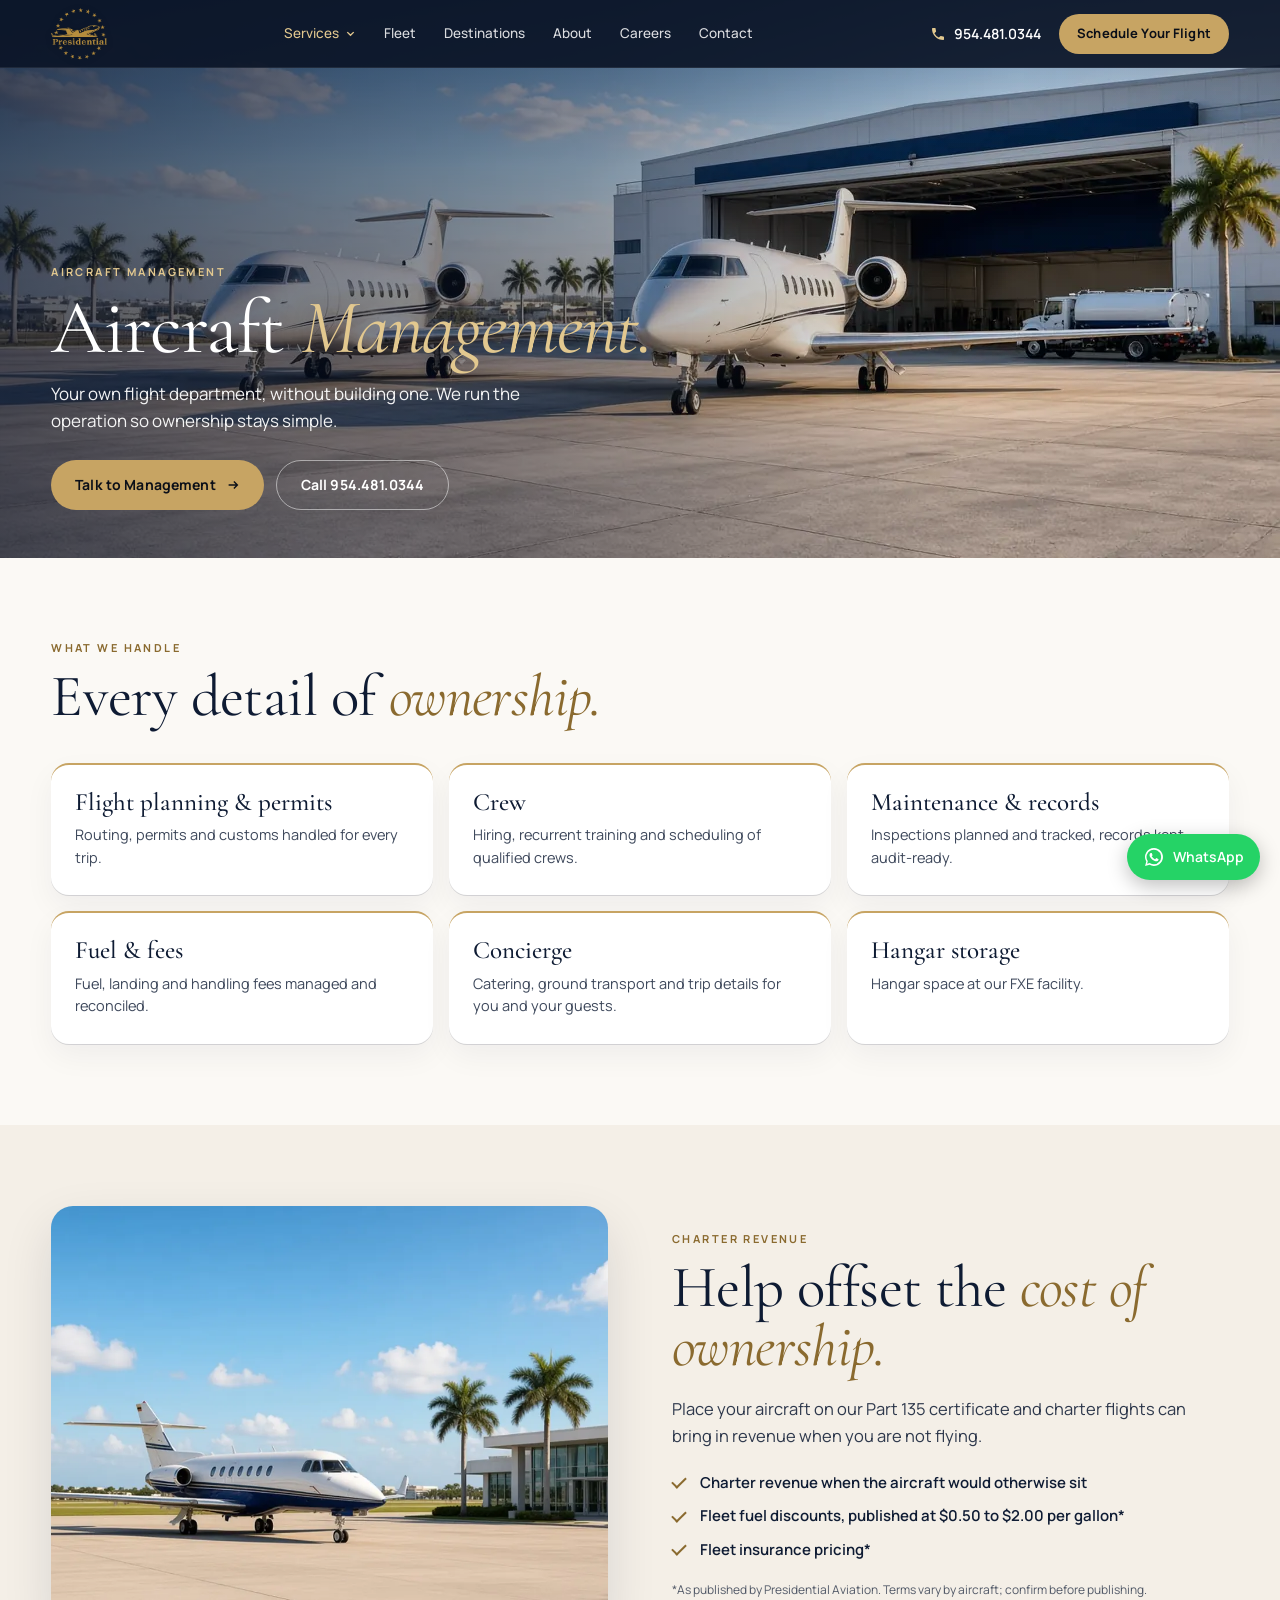
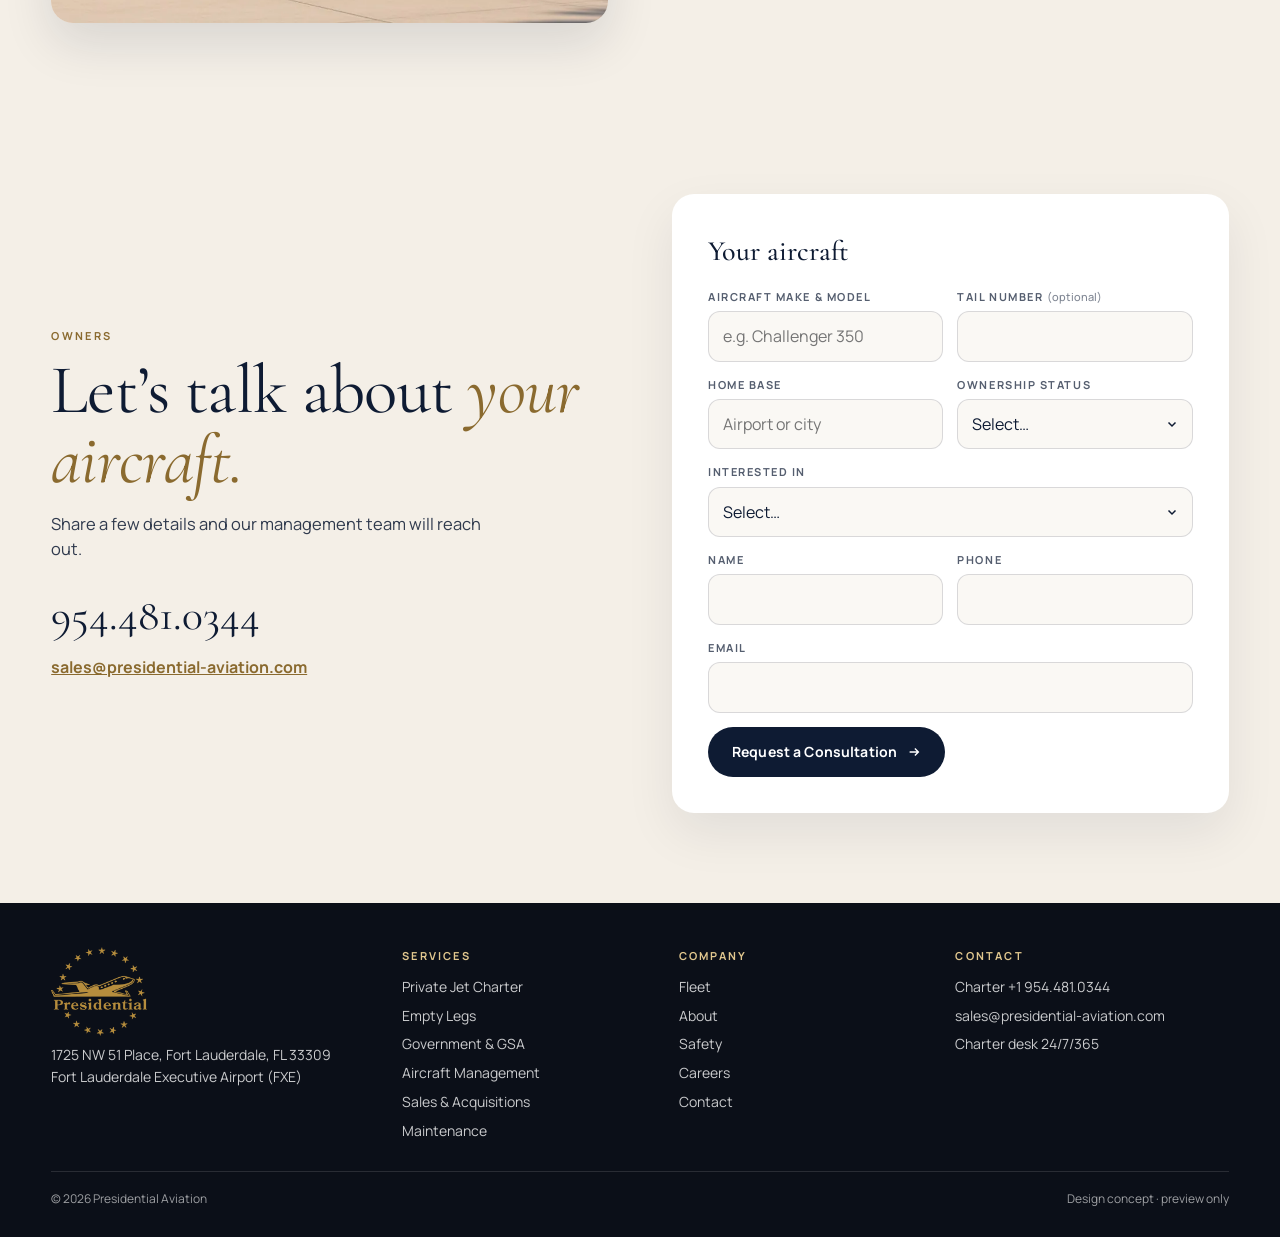
<file: management.html>
<!doctype html>
<html lang="en">
<head>
<meta charset="utf-8">
<meta name="viewport" content="width=device-width, initial-scale=1, viewport-fit=cover">
<meta name="robots" content="noindex, nofollow">
<title>Aircraft Management | Presidential Aviation</title>
<meta name="description" content="Aircraft management at Fort Lauderdale Executive: crew, maintenance, flight planning, charter revenue and hangar storage.">
<meta name="theme-color" content="#0e1b33">
<link rel="icon" href="data:image/svg+xml,%3Csvg xmlns=%27http://www.w3.org/2000/svg%27 viewBox=%270 0 40 40%27%3E%3Ccircle cx=%2720%27 cy=%2720%27 r=%2719%27 fill=%27%230e1b33%27/%3E%3Cpath d=%27M8 22.5 L32 15.5 L27 20.5 L32 25.5 Z%27 fill=%27%23c7a463%27/%3E%3C/svg%3E">
<link rel="preload" href="img/svc-management.webp" as="image" type="image/webp" fetchpriority="high">
<link rel="preload" href="fonts/manrope.woff2" as="font" type="font/woff2" crossorigin>
<link rel="preload" href="fonts/cormorant.woff2" as="font" type="font/woff2" crossorigin>
<link rel="stylesheet" href="css/style.css">
<script>
  (function(d){d.classList.add('js');if(matchMedia('(prefers-reduced-motion: reduce)').matches)d.classList.add('rm');})(document.documentElement);
</script>
</head>
<body class="sub">
<!-- Content rewritten from the client's live site. Sources:
     https://www.presidential-aviation.com/jet-management/
     https://www.presidential-aviation.com/jet-management/faq/
-->
<a class="skip" href="#main">Skip to content</a>
<!-- PHONE: 954.481.0344 used everywhere (matches the contact modals on presidential-aviation.com). Their site header also shows 954.772.8622 / 1.888.772.8622. CONFIRM the lead line before publishing. -->
<header class="nav" id="nav">
  <a class="nav__logo" href="index.html" aria-label="Presidential Aviation home">
    <img class="nav__img" src="img/logo.png" alt="Presidential Aviation" width="56" height="52">
  </a>
  <nav class="nav__links" aria-label="Primary">
    <div class="dd is-active">
      <button class="dd__btn" type="button" aria-expanded="false" aria-controls="dd-services">Services<svg viewBox="0 0 12 12" aria-hidden="true"><path d="M2.5 4.5 6 8l3.5-3.5" fill="none" stroke="currentColor" stroke-width="1.5"/></svg></button>
      <div class="dd__menu" id="dd-services"><div class="dd__panel"><a href="charter.html"><b>Private Jet Charter</b><span>Worldwide, on demand, from FXE</span></a><a href="empty-legs.html"><b>Empty Legs</b><span>One-way repositioning flights</span></a><a href="government.html"><b>Government &amp; GSA</b><span>GSA Schedule air charter</span></a><a href="management.html" aria-current="page"><b>Aircraft Management</b><span>A full flight department for owners</span></a><a href="sales.html"><b>Sales &amp; Acquisitions</b><span>Buy or sell with expert guidance</span></a><a href="maintenance.html"><b>Maintenance</b><span>FAA Part 145 repair station</span></a></div></div>
    </div>
    <a href="fleet.html">Fleet</a><a href="index.html#global">Destinations</a><a href="about.html">About</a><a href="careers.html">Careers</a><a href="contact.html">Contact</a>
  </nav>
  <div class="nav__cta">
    <a class="nav__tel" href="tel:+19544810344" aria-label="Call 954.481.0344"><svg viewBox="0 0 24 24" aria-hidden="true"><path d="M6.6 10.8a15.1 15.1 0 0 0 6.6 6.6l2.2-2.2c.3-.3.7-.4 1-.2 1.1.4 2.3.6 3.6.6.6 0 1 .4 1 1V20c0 .6-.4 1-1 1A17 17 0 0 1 3 4c0-.6.4-1 1-1h3.5c.6 0 1 .4 1 1 0 1.3.2 2.5.6 3.6.1.3 0 .7-.2 1z" fill="currentColor"/></svg><span>954.481.0344</span></a>
    <button class="btn btn--gold btn--sm" type="button" data-book>Schedule Your Flight</button>
    <button class="burger" type="button" aria-expanded="false" aria-controls="mnav" aria-label="Open menu"><span></span><span></span><span></span></button>
  </div>
</header>
<div class="mnav" id="mnav" hidden>
  <nav class="mnav__in" aria-label="Mobile">
    <p class="mnav__h">Services</p>
    <ul><li><a href="charter.html">Private Jet Charter</a></li><li><a href="empty-legs.html">Empty Legs</a></li><li><a href="government.html">Government &amp; GSA</a></li><li><a href="management.html" aria-current="page">Aircraft Management</a></li><li><a href="sales.html">Sales &amp; Acquisitions</a></li><li><a href="maintenance.html">Maintenance</a></li></ul>
    <p class="mnav__h">Company</p>
    <ul><li><a href="fleet.html">Fleet</a></li><li><a href="index.html#global">Destinations</a></li><li><a href="about.html">About</a></li><li><a href="careers.html">Careers</a></li><li><a href="contact.html">Contact</a></li></ul>
    <a class="btn btn--ghost btn--block" href="tel:+19544810344"><svg viewBox="0 0 24 24" aria-hidden="true"><path d="M6.6 10.8a15.1 15.1 0 0 0 6.6 6.6l2.2-2.2c.3-.3.7-.4 1-.2 1.1.4 2.3.6 3.6.6.6 0 1 .4 1 1V20c0 .6-.4 1-1 1A17 17 0 0 1 3 4c0-.6.4-1 1-1h3.5c.6 0 1 .4 1 1 0 1.3.2 2.5.6 3.6.1.3 0 .7-.2 1z" fill="currentColor"/></svg>Call 954.481.0344</a>
  </nav>
</div>

<main id="main">
<section class="phero" aria-labelledby="phero-title">
  <div class="phero__media" aria-hidden="true">
    <!-- AI placeholder image -->
    <img src="img/svc-management.webp" alt="" width="1280" height="720" fetchpriority="high" decoding="async">
  </div>
  <div class="phero__shade" aria-hidden="true"></div>
  <div class="phero__in">
    <p class="eyebrow">Aircraft management</p>
    <h1 id="phero-title">Aircraft <em>Management.</em></h1>
    <p class="phero__lede">Your own flight department, without building one. We run the operation so ownership stays simple.</p>
    <div class="phero__act"><a class="btn btn--gold" href="#lead">Talk to Management<svg viewBox="0 0 16 16" aria-hidden="true"><path d="M3 8h10M9 4l4 4-4 4" fill="none" stroke="currentColor" stroke-width="1.6"/></svg></a><a class="btn btn--ghost" href="tel:+19544810344">Call 954.481.0344</a></div>
  </div>
</section>

<section class="sec ">
  <div class="sec__in">
    <div class="sec__head rv"><p class="eyebrow">What we handle</p><h2>Every detail of <em>ownership.</em></h2></div>
    <ul class="feats feats--3"><li class="feat rv"><h3>Flight planning &amp; permits</h3><p>Routing, permits and customs handled for every trip.</p></li><li class="feat rv"><h3>Crew</h3><p>Hiring, recurrent training and scheduling of qualified crews.</p></li><li class="feat rv"><h3>Maintenance &amp; records</h3><p>Inspections planned and tracked, records kept audit-ready.</p></li><li class="feat rv"><h3>Fuel &amp; fees</h3><p>Fuel, landing and handling fees managed and reconciled.</p></li><li class="feat rv"><h3>Concierge</h3><p>Catering, ground transport and trip details for you and your guests.</p></li><li class="feat rv"><h3>Hangar storage</h3><p>Hangar space at our FXE facility.</p></li></ul>
  </div>
</section>
<section class="sec sec--cream">
  <div class="sec__in split split--flip">
    <div class="split__copy rv"><p class="eyebrow">Charter revenue</p><h2>Help offset the <em>cost of ownership.</em></h2><p>Place your aircraft on our Part 135 certificate and charter flights can bring in revenue when you are not flying.</p><ul class="ticks"><li>Charter revenue when the aircraft would otherwise sit</li><li>Fleet fuel discounts, published at $0.50 to $2.00 per gallon*</li><li>Fleet insurance pricing*</li></ul><p class="fine">*As published by Presidential Aviation. Terms vary by aircraft; confirm before publishing.</p></div>
    <!-- CONFIRM: fuel discount range and insurance pricing are the client's own claims (/jet-management/). Their site also says they 'can guarantee a minimum number of charter hours per month'; left out until confirmed. -->
    <figure class="split__img rv"><img src="img/svc-fxe.webp" alt="Business jet parked beside a private terminal with palm trees" width="1280" height="720" loading="lazy" decoding="async"></figure>
  </div>
</section>
<section class="contact lead" id="lead" aria-labelledby="lead-title">
  <div class="contact__in">
    <div class="contact__cta rv">
      <p class="eyebrow">Owners</p>
      <h2 id="lead-title">Let&rsquo;s talk about <em>your aircraft.</em></h2>
      <p class="lead__txt">Share a few details and our management team will reach out.</p>
      
      <a class="contact__phone" href="tel:+19544810344">954.481.0344</a>
      <p><a href="mailto:sales@presidential-aviation.com">sales@presidential-aviation.com</a></p>
    </div>
    <div class="contact__card rv">
      <!-- TODO: connect form endpoint (FormSubmit/CRM) after client approval -->
      <form class="cform" id="mg-form" data-lead="management" action="#" method="post" novalidate aria-label="Aircraft management inquiry">
        <h3>Your aircraft</h3>
        <div class="fld"><label for="mg-aircraft">Aircraft make &amp; model</label><input id="mg-aircraft" name="aircraft" type="text" required placeholder="e.g. Challenger 350" aria-describedby="mg-aircraft-err"><p class="fld__err" id="mg-aircraft-err"></p></div><div class="fld"><label for="mg-tail">Tail number <i>(optional)</i></label><input id="mg-tail" name="tail" type="text" aria-describedby="mg-tail-err"><p class="fld__err" id="mg-tail-err"></p></div><div class="fld"><label for="mg-base">Home base</label><input id="mg-base" name="base" type="text" required placeholder="Airport or city" aria-describedby="mg-base-err"><p class="fld__err" id="mg-base-err"></p></div><div class="fld"><label for="mg-status">Ownership status</label><select id="mg-status" name="status" required aria-describedby="mg-status-err"><option value="">Select…</option><option>I own an aircraft</option><option>I am purchasing</option><option>Exploring ownership</option></select><p class="fld__err" id="mg-status-err"></p></div><div class="fld fld--full"><label for="mg-interest">Interested in</label><select id="mg-interest" name="interest" required aria-describedby="mg-interest-err"><option value="">Select…</option><option>Full management</option><option>Charter revenue</option><option>Hangar storage</option><option>Not sure yet</option></select><p class="fld__err" id="mg-interest-err"></p></div><div class="fld"><label for="mg-name">Name</label><input id="mg-name" name="name" type="text" required autocomplete="name" aria-describedby="mg-name-err"><p class="fld__err" id="mg-name-err"></p></div><div class="fld"><label for="mg-phone">Phone</label><input id="mg-phone" name="phone" type="tel" required autocomplete="tel" inputmode="tel" aria-describedby="mg-phone-err"><p class="fld__err" id="mg-phone-err"></p></div><div class="fld fld--full"><label for="mg-email">Email</label><input id="mg-email" name="email" type="email" required autocomplete="email" aria-describedby="mg-email-err"><p class="fld__err" id="mg-email-err"></p></div>
        <button class="btn btn--navy" type="submit">Request a Consultation<svg viewBox="0 0 16 16" aria-hidden="true"><path d="M3 8h10M9 4l4 4-4 4" fill="none" stroke="currentColor" stroke-width="1.6"/></svg></button>
      </form>
      <div class="done" role="status" tabindex="-1" hidden>
        <span class="done__tick" aria-hidden="true"><svg viewBox="0 0 24 24"><path d="M5 12.5l4.5 4.5L19 7.5" fill="none" stroke="currentColor" stroke-width="2"/></svg></span>
        <p class="done__t">Thank you<span data-name></span>.</p>
        <p>Your details are in. Our management team will be in touch. Need us now? Call <a href="tel:+19544810344">954.481.0344</a>.</p>
      </div>
    </div>
  </div>
</section>
</main>

<footer class="foot">
  <div class="foot__in">
    <div class="foot__col foot__col--brand">
      <p class="foot__brand"><img src="img/logo.png" alt="Presidential Aviation" width="96" height="89" loading="lazy"></p>
      <p>1725 NW 51 Place, Fort Lauderdale, FL 33309<br>Fort Lauderdale Executive Airport (FXE)</p>
    </div>
    <div class="foot__col">
      <p class="foot__h">Services</p>
      <p><a href="charter.html">Private Jet Charter</a></p><p><a href="empty-legs.html">Empty Legs</a></p><p><a href="government.html">Government &amp; GSA</a></p><p><a href="management.html">Aircraft Management</a></p><p><a href="sales.html">Sales &amp; Acquisitions</a></p><p><a href="maintenance.html">Maintenance</a></p>
    </div>
    <div class="foot__col">
      <p class="foot__h">Company</p>
      <p><a href="fleet.html">Fleet</a></p>
      <p><a href="about.html">About</a></p>
      <p><a href="about.html#safety">Safety</a></p>
      <p><a href="careers.html">Careers</a></p>
      <p><a href="contact.html">Contact</a></p>
    </div>
    <div class="foot__col">
      <p class="foot__h">Contact</p>
      <p><a href="tel:+19544810344">Charter +1 954.481.0344</a></p>
      <p><a href="mailto:sales@presidential-aviation.com">sales@presidential-aviation.com</a></p>
      <p>Charter desk 24/7/365</p>
    </div>
  </div>
  <div class="foot__base"><span>© 2026 Presidential Aviation</span><span>Design concept · preview only</span></div>
</footer>

<!-- Trip request sheet (subpages have no booking bar, so the sheet carries the trip fields) -->
<div class="sheet" id="book-modal" role="dialog" aria-modal="true" aria-labelledby="sheet-title" hidden>
  <div class="sheet__back" data-close></div>
  <div class="sheet__panel">
    <button class="sheet__x" type="button" data-close aria-label="Close"><svg viewBox="0 0 24 24" aria-hidden="true"><path d="M6 6l12 12M18 6L6 18" fill="none" stroke="currentColor" stroke-width="1.6"/></svg></button>
    <div class="sheet__body">
      <p class="eyebrow">Schedule your flight</p>
      <h2 class="sheet__t" id="sheet-title">Tell us about <em>your trip.</em></h2>
      <!-- TODO: connect form endpoint (FormSubmit/CRM) after client approval -->
      <form class="cform cform--sheet" id="trip-form" data-lead="trip" action="#" method="post" novalidate aria-labelledby="sheet-title">
        <div class="fld fld--full"><label for="s-trip">Trip type</label><select id="s-trip" name="trip" required aria-describedby="s-trip-err"><option value="">Select…</option><option>One-way</option><option>Round-trip</option><option>Multi-leg</option></select><p class="fld__err" id="s-trip-err"></p></div><div class="fld"><label for="s-from">From</label><input id="s-from" name="from" type="text" required placeholder="City or airport" aria-describedby="s-from-err"><p class="fld__err" id="s-from-err"></p></div><div class="fld"><label for="s-to">To</label><input id="s-to" name="to" type="text" required placeholder="City or airport" aria-describedby="s-to-err"><p class="fld__err" id="s-to-err"></p></div><div class="fld"><label for="s-date">Departure date</label><input id="s-date" name="date" type="date" required aria-describedby="s-date-err" data-future><p class="fld__err" id="s-date-err"></p></div><div class="fld"><label for="s-passengers">Passengers</label><input id="s-passengers" name="passengers" type="number" required aria-describedby="s-passengers-err" min="1" max="100" value="2"><p class="fld__err" id="s-passengers-err"></p></div><div class="fld fld--full"><label for="s-notes">Return date, extra legs or requests <i>(optional)</i></label><textarea id="s-notes" name="notes" rows="3" aria-describedby="s-notes-err"></textarea><p class="fld__err" id="s-notes-err"></p></div><div class="fld"><label for="s-name">Name</label><input id="s-name" name="name" type="text" required autocomplete="name" aria-describedby="s-name-err"><p class="fld__err" id="s-name-err"></p></div><div class="fld"><label for="s-phone">Phone</label><input id="s-phone" name="phone" type="tel" required autocomplete="tel" inputmode="tel" aria-describedby="s-phone-err"><p class="fld__err" id="s-phone-err"></p></div><div class="fld fld--full"><label for="s-email">Email</label><input id="s-email" name="email" type="email" required autocomplete="email" aria-describedby="s-email-err"><p class="fld__err" id="s-email-err"></p></div>
        <button class="btn btn--gold btn--block" type="submit">Schedule My Flight<svg viewBox="0 0 16 16" aria-hidden="true"><path d="M3 8h10M9 4l4 4-4 4" fill="none" stroke="currentColor" stroke-width="1.6"/></svg></button>
        <p class="fine fine--c">No obligation. Prefer to talk? <a href="tel:+19544810344">Call 954.481.0344</a></p>
      </form>
      <div class="done" role="status" tabindex="-1" hidden>
        <span class="done__tick" aria-hidden="true"><svg viewBox="0 0 24 24"><path d="M5 12.5l4.5 4.5L19 7.5" fill="none" stroke="currentColor" stroke-width="2"/></svg></span>
        <p class="done__t">Thank you<span data-name></span>.</p>
        <p>Your request is in. A member of our charter team will reach out to confirm the details of your trip. Need it sooner? Call <a href="tel:+19544810344">954.481.0344</a>.</p>
        <button class="btn btn--navy" type="button" data-close>Done</button>
      </div>
    </div>
  </div>
</div>

<!-- Mobile sticky action bar -->
<div class="mbar">
  <a class="mbar__call" href="tel:+19544810344" aria-label="Call 954.481.0344"><svg viewBox="0 0 24 24" aria-hidden="true"><path d="M6.6 10.8a15.1 15.1 0 0 0 6.6 6.6l2.2-2.2c.3-.3.7-.4 1-.2 1.1.4 2.3.6 3.6.6.6 0 1 .4 1 1V20c0 .6-.4 1-1 1A17 17 0 0 1 3 4c0-.6.4-1 1-1h3.5c.6 0 1 .4 1 1 0 1.3.2 2.5.6 3.6.1.3 0 .7-.2 1z" fill="currentColor"/></svg>Call</a>
  <button class="mbar__go" type="button" data-book>Schedule Your Flight</button>
</div>

<script src="js/main.js" defer></script>
</body>
</html>
</file>
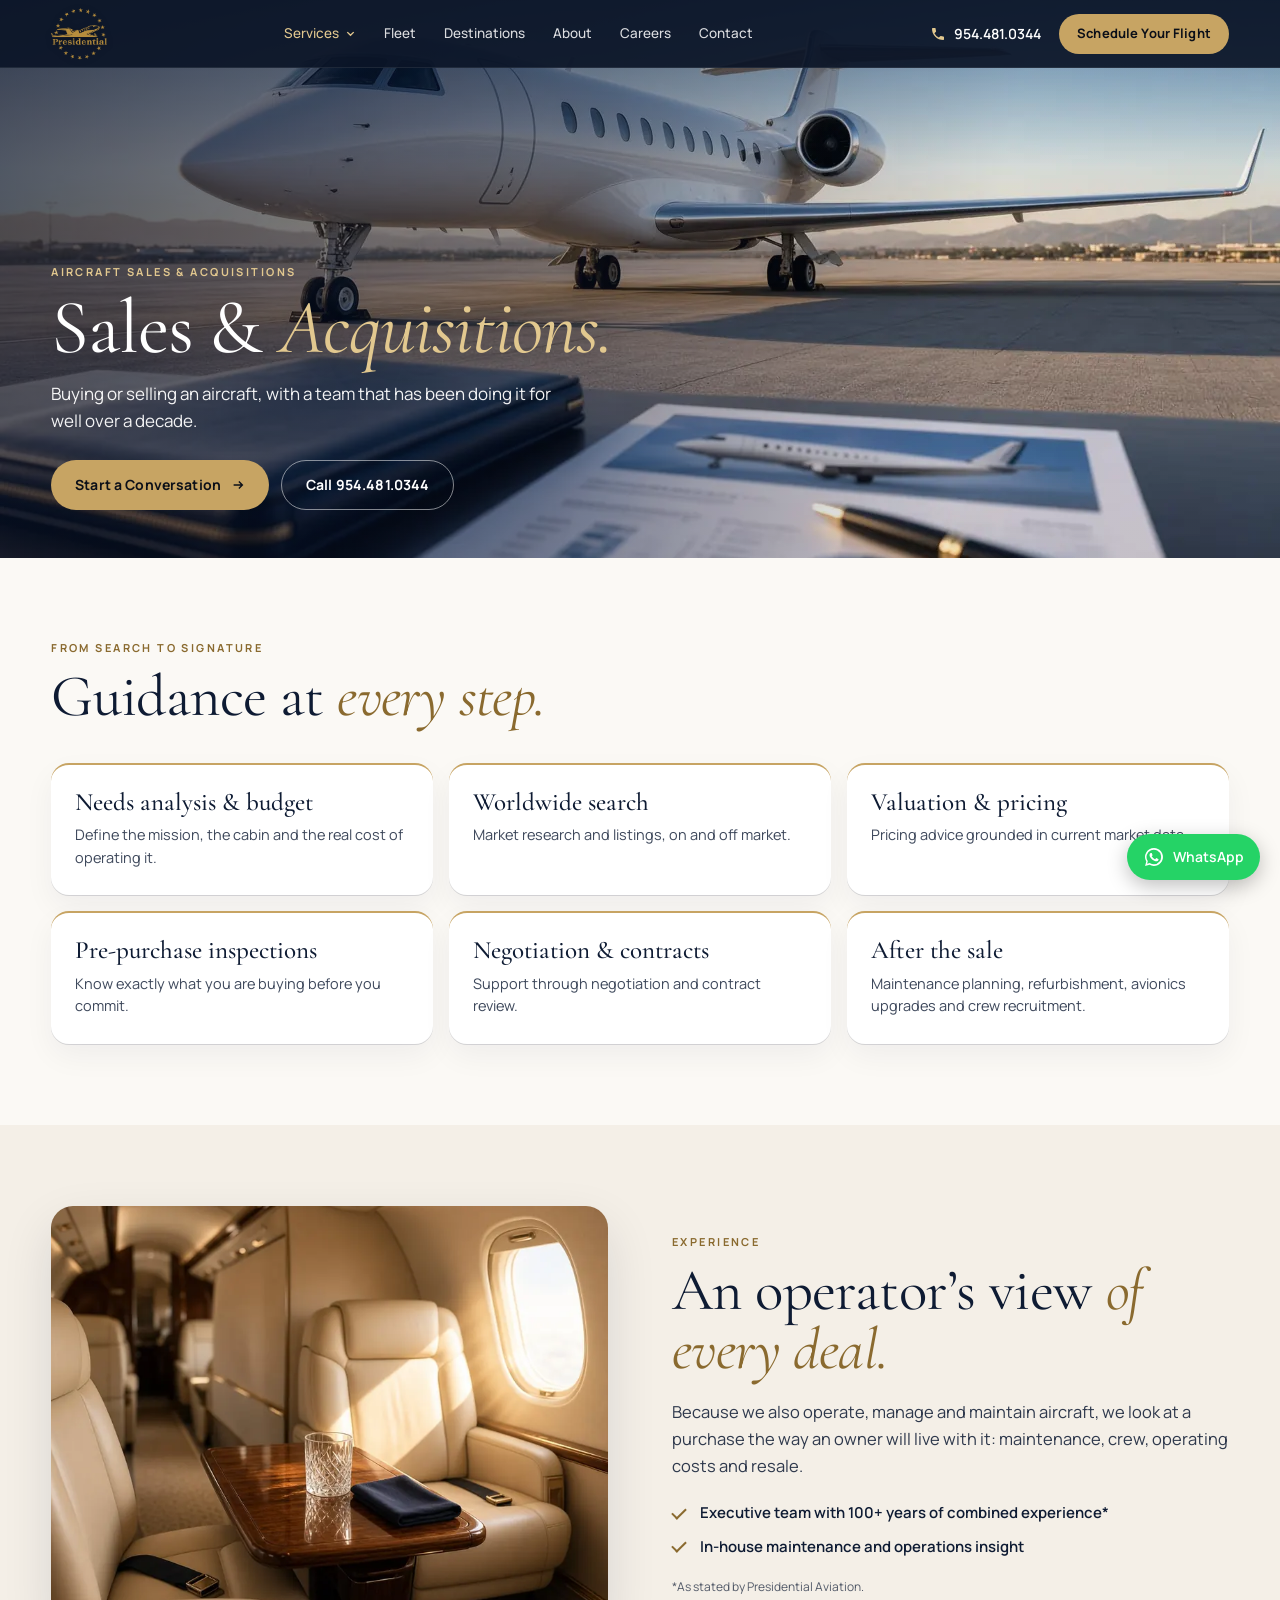
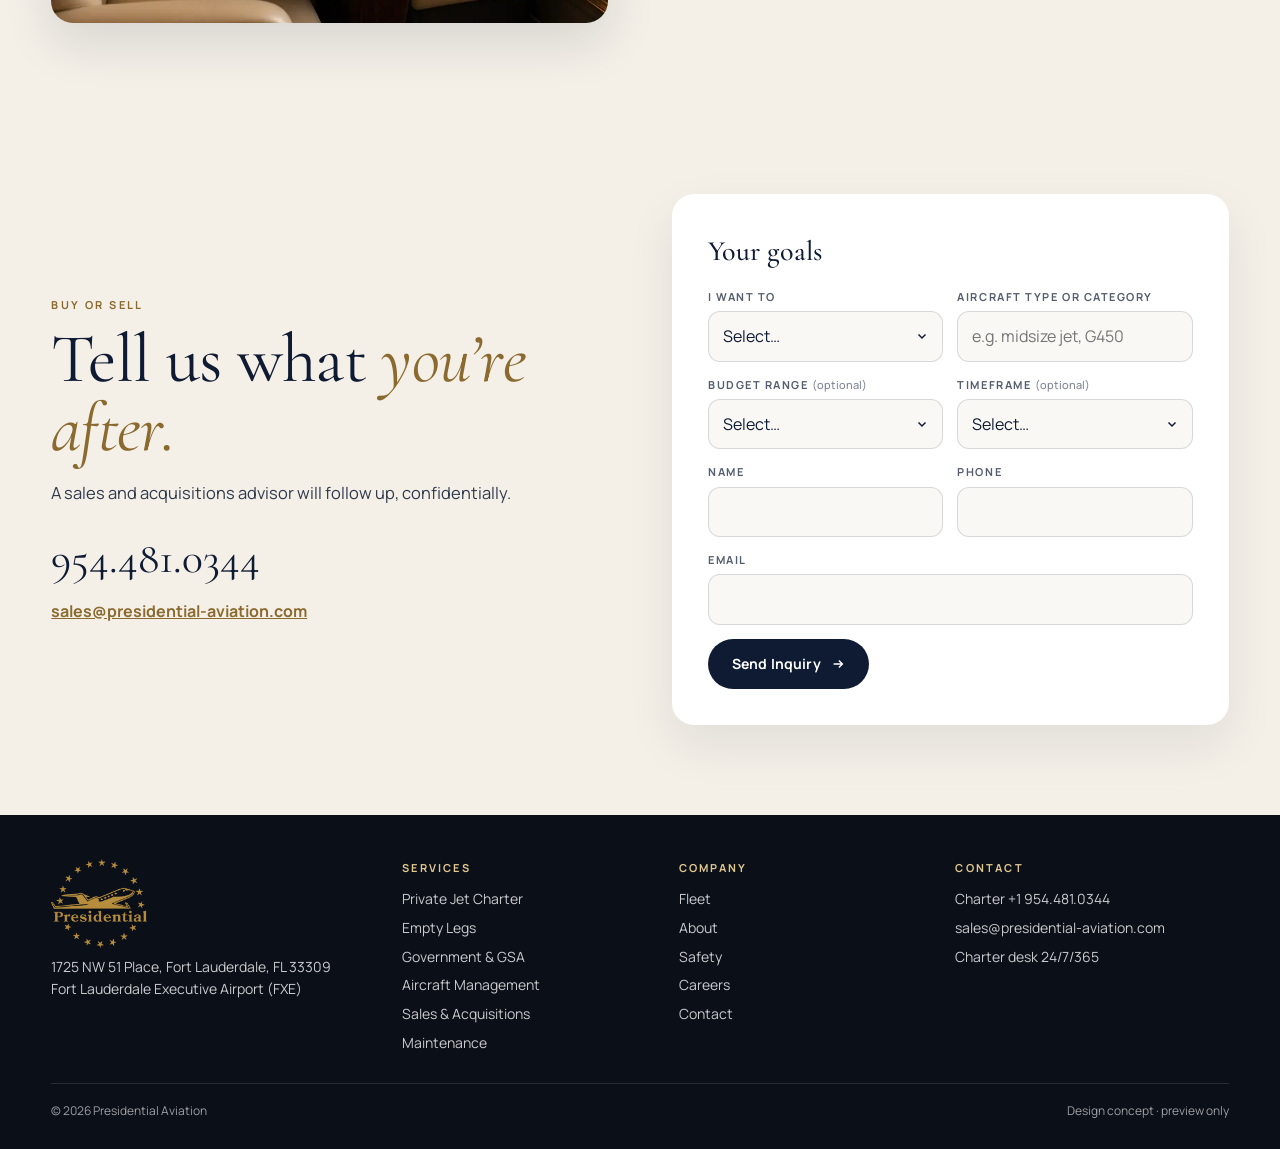
<file: sales.html>
<!doctype html>
<html lang="en">
<head>
<meta charset="utf-8">
<meta name="viewport" content="width=device-width, initial-scale=1, viewport-fit=cover">
<meta name="robots" content="noindex, nofollow">
<title>Aircraft Sales & Acquisitions | Presidential Aviation</title>
<meta name="description" content="Aircraft sales, acquisitions and advisory: needs analysis, valuation, pre-purchase inspections and negotiation.">
<meta name="theme-color" content="#0e1b33">
<link rel="icon" href="data:image/svg+xml,%3Csvg xmlns=%27http://www.w3.org/2000/svg%27 viewBox=%270 0 40 40%27%3E%3Ccircle cx=%2720%27 cy=%2720%27 r=%2719%27 fill=%27%230e1b33%27/%3E%3Cpath d=%27M8 22.5 L32 15.5 L27 20.5 L32 25.5 Z%27 fill=%27%23c7a463%27/%3E%3C/svg%3E">
<link rel="preload" href="img/svc-sales.webp" as="image" type="image/webp" fetchpriority="high">
<link rel="preload" href="fonts/manrope.woff2" as="font" type="font/woff2" crossorigin>
<link rel="preload" href="fonts/cormorant.woff2" as="font" type="font/woff2" crossorigin>
<link rel="stylesheet" href="css/style.css">
<script>
  (function(d){d.classList.add('js');if(matchMedia('(prefers-reduced-motion: reduce)').matches)d.classList.add('rm');})(document.documentElement);
</script>
</head>
<body class="sub">
<!-- Content rewritten from the client's live site. Sources:
     https://www.presidential-aviation.com/jet-sales/
     https://www.presidential-aviation.com/services-offered/
-->
<a class="skip" href="#main">Skip to content</a>
<!-- PHONE: 954.481.0344 used everywhere (matches the contact modals on presidential-aviation.com). Their site header also shows 954.772.8622 / 1.888.772.8622. CONFIRM the lead line before publishing. -->
<header class="nav" id="nav">
  <a class="nav__logo" href="index.html" aria-label="Presidential Aviation home">
    <img class="nav__img" src="img/logo.png" alt="Presidential Aviation" width="56" height="52">
  </a>
  <nav class="nav__links" aria-label="Primary">
    <div class="dd is-active">
      <button class="dd__btn" type="button" aria-expanded="false" aria-controls="dd-services">Services<svg viewBox="0 0 12 12" aria-hidden="true"><path d="M2.5 4.5 6 8l3.5-3.5" fill="none" stroke="currentColor" stroke-width="1.5"/></svg></button>
      <div class="dd__menu" id="dd-services"><div class="dd__panel"><a href="charter.html"><b>Private Jet Charter</b><span>Worldwide, on demand, from FXE</span></a><a href="empty-legs.html"><b>Empty Legs</b><span>One-way repositioning flights</span></a><a href="government.html"><b>Government &amp; GSA</b><span>GSA Schedule air charter</span></a><a href="management.html"><b>Aircraft Management</b><span>A full flight department for owners</span></a><a href="sales.html" aria-current="page"><b>Sales &amp; Acquisitions</b><span>Buy or sell with expert guidance</span></a><a href="maintenance.html"><b>Maintenance</b><span>FAA Part 145 repair station</span></a></div></div>
    </div>
    <a href="fleet.html">Fleet</a><a href="index.html#global">Destinations</a><a href="about.html">About</a><a href="careers.html">Careers</a><a href="contact.html">Contact</a>
  </nav>
  <div class="nav__cta">
    <a class="nav__tel" href="tel:+19544810344" aria-label="Call 954.481.0344"><svg viewBox="0 0 24 24" aria-hidden="true"><path d="M6.6 10.8a15.1 15.1 0 0 0 6.6 6.6l2.2-2.2c.3-.3.7-.4 1-.2 1.1.4 2.3.6 3.6.6.6 0 1 .4 1 1V20c0 .6-.4 1-1 1A17 17 0 0 1 3 4c0-.6.4-1 1-1h3.5c.6 0 1 .4 1 1 0 1.3.2 2.5.6 3.6.1.3 0 .7-.2 1z" fill="currentColor"/></svg><span>954.481.0344</span></a>
    <button class="btn btn--gold btn--sm" type="button" data-book>Schedule Your Flight</button>
    <button class="burger" type="button" aria-expanded="false" aria-controls="mnav" aria-label="Open menu"><span></span><span></span><span></span></button>
  </div>
</header>
<div class="mnav" id="mnav" hidden>
  <nav class="mnav__in" aria-label="Mobile">
    <p class="mnav__h">Services</p>
    <ul><li><a href="charter.html">Private Jet Charter</a></li><li><a href="empty-legs.html">Empty Legs</a></li><li><a href="government.html">Government &amp; GSA</a></li><li><a href="management.html">Aircraft Management</a></li><li><a href="sales.html" aria-current="page">Sales &amp; Acquisitions</a></li><li><a href="maintenance.html">Maintenance</a></li></ul>
    <p class="mnav__h">Company</p>
    <ul><li><a href="fleet.html">Fleet</a></li><li><a href="index.html#global">Destinations</a></li><li><a href="about.html">About</a></li><li><a href="careers.html">Careers</a></li><li><a href="contact.html">Contact</a></li></ul>
    <a class="btn btn--ghost btn--block" href="tel:+19544810344"><svg viewBox="0 0 24 24" aria-hidden="true"><path d="M6.6 10.8a15.1 15.1 0 0 0 6.6 6.6l2.2-2.2c.3-.3.7-.4 1-.2 1.1.4 2.3.6 3.6.6.6 0 1 .4 1 1V20c0 .6-.4 1-1 1A17 17 0 0 1 3 4c0-.6.4-1 1-1h3.5c.6 0 1 .4 1 1 0 1.3.2 2.5.6 3.6.1.3 0 .7-.2 1z" fill="currentColor"/></svg>Call 954.481.0344</a>
  </nav>
</div>

<main id="main">
<section class="phero" aria-labelledby="phero-title">
  <div class="phero__media" aria-hidden="true">
    <!-- AI placeholder image -->
    <img src="img/svc-sales.webp" alt="" width="1280" height="720" fetchpriority="high" decoding="async">
  </div>
  <div class="phero__shade" aria-hidden="true"></div>
  <div class="phero__in">
    <p class="eyebrow">Aircraft sales &amp; acquisitions</p>
    <h1 id="phero-title">Sales &amp; <em>Acquisitions.</em></h1>
    <p class="phero__lede">Buying or selling an aircraft, with a team that has been doing it for well over a decade.</p>
    <div class="phero__act"><a class="btn btn--gold" href="#lead">Start a Conversation<svg viewBox="0 0 16 16" aria-hidden="true"><path d="M3 8h10M9 4l4 4-4 4" fill="none" stroke="currentColor" stroke-width="1.6"/></svg></a><a class="btn btn--ghost" href="tel:+19544810344">Call 954.481.0344</a></div>
  </div>
</section>

<section class="sec ">
  <div class="sec__in">
    <div class="sec__head rv"><p class="eyebrow">From search to signature</p><h2>Guidance at <em>every step.</em></h2></div>
    <ul class="feats feats--3"><li class="feat rv"><h3>Needs analysis &amp; budget</h3><p>Define the mission, the cabin and the real cost of operating it.</p></li><li class="feat rv"><h3>Worldwide search</h3><p>Market research and listings, on and off market.</p></li><li class="feat rv"><h3>Valuation &amp; pricing</h3><p>Pricing advice grounded in current market data.</p></li><li class="feat rv"><h3>Pre-purchase inspections</h3><p>Know exactly what you are buying before you commit.</p></li><li class="feat rv"><h3>Negotiation &amp; contracts</h3><p>Support through negotiation and contract review.</p></li><li class="feat rv"><h3>After the sale</h3><p>Maintenance planning, refurbishment, avionics upgrades and crew recruitment.</p></li></ul>
  </div>
</section>
<section class="sec sec--cream">
  <div class="sec__in split split--flip">
    <div class="split__copy rv"><p class="eyebrow">Experience</p><h2>An operator&rsquo;s view <em>of every deal.</em></h2><p>Because we also operate, manage and maintain aircraft, we look at a purchase the way an owner will live with it: maintenance, crew, operating costs and resale.</p><ul class="ticks"><li>Executive team with 100+ years of combined experience*</li><li>In-house maintenance and operations insight</li></ul><p class="fine">*As stated by Presidential Aviation.</p></div>
    <!-- CONFIRM: '100+ years combined' and 'well over a decade' are from /services-offered/ -->
    <figure class="split__img rv"><img src="img/perk-cabin.webp" alt="Private jet cabin with cream leather seats and a walnut table" width="900" height="600" loading="lazy" decoding="async"></figure>
  </div>
</section>
<section class="contact lead" id="lead" aria-labelledby="lead-title">
  <div class="contact__in">
    <div class="contact__cta rv">
      <p class="eyebrow">Buy or sell</p>
      <h2 id="lead-title">Tell us what <em>you&rsquo;re after.</em></h2>
      <p class="lead__txt">A sales and acquisitions advisor will follow up, confidentially.</p>
      
      <a class="contact__phone" href="tel:+19544810344">954.481.0344</a>
      <p><a href="mailto:sales@presidential-aviation.com">sales@presidential-aviation.com</a></p>
    </div>
    <div class="contact__card rv">
      <!-- TODO: connect form endpoint (FormSubmit/CRM) after client approval -->
      <form class="cform" id="sl-form" data-lead="sales" action="#" method="post" novalidate aria-label="Aircraft sales inquiry">
        <h3>Your goals</h3>
        <div class="fld"><label for="sl-goal">I want to</label><select id="sl-goal" name="goal" required aria-describedby="sl-goal-err"><option value="">Select…</option><option>Buy an aircraft</option><option>Sell an aircraft</option><option>Get a valuation</option><option>Get advice</option></select><p class="fld__err" id="sl-goal-err"></p></div><div class="fld"><label for="sl-aircraft">Aircraft type or category</label><input id="sl-aircraft" name="aircraft" type="text" required placeholder="e.g. midsize jet, G450" aria-describedby="sl-aircraft-err"><p class="fld__err" id="sl-aircraft-err"></p></div><div class="fld"><label for="sl-budget">Budget range <i>(optional)</i></label><select id="sl-budget" name="budget" aria-describedby="sl-budget-err"><option value="">Select…</option><option>Under $5M</option><option>$5M–$15M</option><option>$15M–$30M</option><option>$30M+</option><option>Prefer not to say</option></select><p class="fld__err" id="sl-budget-err"></p></div><div class="fld"><label for="sl-timeframe">Timeframe <i>(optional)</i></label><select id="sl-timeframe" name="timeframe" aria-describedby="sl-timeframe-err"><option value="">Select…</option><option>Now</option><option>3–6 months</option><option>6–12 months</option><option>Just exploring</option></select><p class="fld__err" id="sl-timeframe-err"></p></div><div class="fld"><label for="sl-name">Name</label><input id="sl-name" name="name" type="text" required autocomplete="name" aria-describedby="sl-name-err"><p class="fld__err" id="sl-name-err"></p></div><div class="fld"><label for="sl-phone">Phone</label><input id="sl-phone" name="phone" type="tel" required autocomplete="tel" inputmode="tel" aria-describedby="sl-phone-err"><p class="fld__err" id="sl-phone-err"></p></div><div class="fld fld--full"><label for="sl-email">Email</label><input id="sl-email" name="email" type="email" required autocomplete="email" aria-describedby="sl-email-err"><p class="fld__err" id="sl-email-err"></p></div>
        <button class="btn btn--navy" type="submit">Send Inquiry<svg viewBox="0 0 16 16" aria-hidden="true"><path d="M3 8h10M9 4l4 4-4 4" fill="none" stroke="currentColor" stroke-width="1.6"/></svg></button>
      </form>
      <div class="done" role="status" tabindex="-1" hidden>
        <span class="done__tick" aria-hidden="true"><svg viewBox="0 0 24 24"><path d="M5 12.5l4.5 4.5L19 7.5" fill="none" stroke="currentColor" stroke-width="2"/></svg></span>
        <p class="done__t">Thank you<span data-name></span>.</p>
        <p>Your inquiry is in. An advisor will reach out shortly. Need us now? Call <a href="tel:+19544810344">954.481.0344</a>.</p>
      </div>
    </div>
  </div>
</section>
</main>

<footer class="foot">
  <div class="foot__in">
    <div class="foot__col foot__col--brand">
      <p class="foot__brand"><img src="img/logo.png" alt="Presidential Aviation" width="96" height="89" loading="lazy"></p>
      <p>1725 NW 51 Place, Fort Lauderdale, FL 33309<br>Fort Lauderdale Executive Airport (FXE)</p>
    </div>
    <div class="foot__col">
      <p class="foot__h">Services</p>
      <p><a href="charter.html">Private Jet Charter</a></p><p><a href="empty-legs.html">Empty Legs</a></p><p><a href="government.html">Government &amp; GSA</a></p><p><a href="management.html">Aircraft Management</a></p><p><a href="sales.html">Sales &amp; Acquisitions</a></p><p><a href="maintenance.html">Maintenance</a></p>
    </div>
    <div class="foot__col">
      <p class="foot__h">Company</p>
      <p><a href="fleet.html">Fleet</a></p>
      <p><a href="about.html">About</a></p>
      <p><a href="about.html#safety">Safety</a></p>
      <p><a href="careers.html">Careers</a></p>
      <p><a href="contact.html">Contact</a></p>
    </div>
    <div class="foot__col">
      <p class="foot__h">Contact</p>
      <p><a href="tel:+19544810344">Charter +1 954.481.0344</a></p>
      <p><a href="mailto:sales@presidential-aviation.com">sales@presidential-aviation.com</a></p>
      <p>Charter desk 24/7/365</p>
    </div>
  </div>
  <div class="foot__base"><span>© 2026 Presidential Aviation</span><span>Design concept · preview only</span></div>
</footer>

<!-- Trip request sheet (subpages have no booking bar, so the sheet carries the trip fields) -->
<div class="sheet" id="book-modal" role="dialog" aria-modal="true" aria-labelledby="sheet-title" hidden>
  <div class="sheet__back" data-close></div>
  <div class="sheet__panel">
    <button class="sheet__x" type="button" data-close aria-label="Close"><svg viewBox="0 0 24 24" aria-hidden="true"><path d="M6 6l12 12M18 6L6 18" fill="none" stroke="currentColor" stroke-width="1.6"/></svg></button>
    <div class="sheet__body">
      <p class="eyebrow">Schedule your flight</p>
      <h2 class="sheet__t" id="sheet-title">Tell us about <em>your trip.</em></h2>
      <!-- TODO: connect form endpoint (FormSubmit/CRM) after client approval -->
      <form class="cform cform--sheet" id="trip-form" data-lead="trip" action="#" method="post" novalidate aria-labelledby="sheet-title">
        <div class="fld fld--full"><label for="s-trip">Trip type</label><select id="s-trip" name="trip" required aria-describedby="s-trip-err"><option value="">Select…</option><option>One-way</option><option>Round-trip</option><option>Multi-leg</option></select><p class="fld__err" id="s-trip-err"></p></div><div class="fld"><label for="s-from">From</label><input id="s-from" name="from" type="text" required placeholder="City or airport" aria-describedby="s-from-err"><p class="fld__err" id="s-from-err"></p></div><div class="fld"><label for="s-to">To</label><input id="s-to" name="to" type="text" required placeholder="City or airport" aria-describedby="s-to-err"><p class="fld__err" id="s-to-err"></p></div><div class="fld"><label for="s-date">Departure date</label><input id="s-date" name="date" type="date" required aria-describedby="s-date-err" data-future><p class="fld__err" id="s-date-err"></p></div><div class="fld"><label for="s-passengers">Passengers</label><input id="s-passengers" name="passengers" type="number" required aria-describedby="s-passengers-err" min="1" max="100" value="2"><p class="fld__err" id="s-passengers-err"></p></div><div class="fld fld--full"><label for="s-notes">Return date, extra legs or requests <i>(optional)</i></label><textarea id="s-notes" name="notes" rows="3" aria-describedby="s-notes-err"></textarea><p class="fld__err" id="s-notes-err"></p></div><div class="fld"><label for="s-name">Name</label><input id="s-name" name="name" type="text" required autocomplete="name" aria-describedby="s-name-err"><p class="fld__err" id="s-name-err"></p></div><div class="fld"><label for="s-phone">Phone</label><input id="s-phone" name="phone" type="tel" required autocomplete="tel" inputmode="tel" aria-describedby="s-phone-err"><p class="fld__err" id="s-phone-err"></p></div><div class="fld fld--full"><label for="s-email">Email</label><input id="s-email" name="email" type="email" required autocomplete="email" aria-describedby="s-email-err"><p class="fld__err" id="s-email-err"></p></div>
        <button class="btn btn--gold btn--block" type="submit">Schedule My Flight<svg viewBox="0 0 16 16" aria-hidden="true"><path d="M3 8h10M9 4l4 4-4 4" fill="none" stroke="currentColor" stroke-width="1.6"/></svg></button>
        <p class="fine fine--c">No obligation. Prefer to talk? <a href="tel:+19544810344">Call 954.481.0344</a></p>
      </form>
      <div class="done" role="status" tabindex="-1" hidden>
        <span class="done__tick" aria-hidden="true"><svg viewBox="0 0 24 24"><path d="M5 12.5l4.5 4.5L19 7.5" fill="none" stroke="currentColor" stroke-width="2"/></svg></span>
        <p class="done__t">Thank you<span data-name></span>.</p>
        <p>Your request is in. A member of our charter team will reach out to confirm the details of your trip. Need it sooner? Call <a href="tel:+19544810344">954.481.0344</a>.</p>
        <button class="btn btn--navy" type="button" data-close>Done</button>
      </div>
    </div>
  </div>
</div>

<!-- Mobile sticky action bar -->
<div class="mbar">
  <a class="mbar__call" href="tel:+19544810344" aria-label="Call 954.481.0344"><svg viewBox="0 0 24 24" aria-hidden="true"><path d="M6.6 10.8a15.1 15.1 0 0 0 6.6 6.6l2.2-2.2c.3-.3.7-.4 1-.2 1.1.4 2.3.6 3.6.6.6 0 1 .4 1 1V20c0 .6-.4 1-1 1A17 17 0 0 1 3 4c0-.6.4-1 1-1h3.5c.6 0 1 .4 1 1 0 1.3.2 2.5.6 3.6.1.3 0 .7-.2 1z" fill="currentColor"/></svg>Call</a>
  <button class="mbar__go" type="button" data-book>Schedule Your Flight</button>
</div>

<script src="js/main.js" defer></script>
</body>
</html>
</file>
<file: css/style.css>
@font-face{font-family:"Cormorant";src:url(../fonts/cormorant.woff2) format("woff2");font-weight:300 700;font-style:normal;font-display:swap}
@font-face{font-family:"Cormorant";src:url(../fonts/cormorant-italic.woff2) format("woff2");font-weight:300 700;font-style:italic;font-display:swap}
@font-face{font-family:"Manrope";src:url(../fonts/manrope.woff2) format("woff2");font-weight:200 800;font-style:normal;font-display:swap}
:root{
  --navy:#0e1b33;--navy-2:#16284a;--ink:#0b0f18;--gold:#c7a463;--gold-2:#e2c88f;--gold-d:#8a6a2f;--cream:#f4efe7;--paper:#fbf9f5;--line:rgba(14,27,51,.14);
  --serif:"Cormorant","Cormorant Garamond",Georgia,"Times New Roman",serif;
  --sans:"Manrope",system-ui,-apple-system,"Segoe UI",Roboto,sans-serif;
  --ease:cubic-bezier(.22,1,.36,1);--navh:68px;--pad:clamp(18px,4vw,56px)
}
*,*::before,*::after{box-sizing:border-box}
html{-webkit-text-size-adjust:100%;scroll-behavior:smooth;scroll-padding-top:var(--navh)}
body{margin:0;background:var(--paper);color:var(--navy);font-family:var(--sans);font-size:16px;line-height:1.55;-webkit-font-smoothing:antialiased;overflow-x:hidden}
img{display:block;max-width:100%;height:auto}
a{color:inherit}
h1,h2,h3,p,dl,dd,ol,ul{margin:0;padding:0}
ul,ol{list-style:none}
button,input,select,textarea{font:inherit;color:inherit}
button{background:none;border:0;padding:0;cursor:pointer}
fieldset{border:0;margin:0;padding:0;min-width:0}
[hidden]{display:none!important}
.sr{position:absolute;width:1px;height:1px;overflow:hidden;clip:rect(0 0 0 0);white-space:nowrap}
.skip{position:absolute;left:12px;top:-60px;z-index:100;background:#fff;color:var(--navy);padding:10px 14px;border-radius:8px}
.skip:focus{top:12px}
:focus-visible{outline:2px solid var(--gold);outline-offset:3px}
.eyebrow{font-size:11px;letter-spacing:.22em;text-transform:uppercase;font-weight:700;color:var(--gold-d)}
h2{font-family:var(--serif);font-weight:400;font-size:clamp(38px,4.6vw,64px);line-height:1;letter-spacing:-.01em;margin-top:12px}
h2 em,h1 em{font-style:italic;color:var(--gold-d)}
.fine{font-size:12px;opacity:.7;margin-top:12px}
.fine--c{text-align:center}

/* buttons */
.btn{display:inline-flex;align-items:center;justify-content:center;gap:10px;height:50px;padding:0 24px;border-radius:999px;font-size:14px;font-weight:700;letter-spacing:.01em;white-space:nowrap;text-decoration:none;transition:background-color .25s,color .25s,transform .25s var(--ease)}
.btn svg{width:14px;height:14px;transition:transform .3s var(--ease)}
.btn:hover svg{transform:translateX(3px)}
.btn:active{transform:scale(.98)}
.btn--gold{background:var(--gold);color:var(--ink)}
.btn--gold:hover{background:var(--gold-2)}
.btn--navy{background:var(--navy);color:#fff}
.btn--navy:hover{background:var(--navy-2)}
.btn--ghost{border:1px solid rgba(255,255,255,.5);color:#fff}
.btn--ghost:hover{background:#fff;color:var(--navy)}
.btn--sm{height:40px;padding:0 18px;font-size:13px}
.btn--block{width:100%}

/* header */
.nav{position:fixed;inset:0 0 auto;z-index:60;height:var(--navh);display:flex;align-items:center;justify-content:space-between;gap:20px;padding:0 var(--pad);color:#fff;background:rgba(11,21,40,.92);border-bottom:1px solid rgba(255,255,255,.08)}
.nav__logo{display:flex;align-items:center;gap:10px;text-decoration:none;flex:none}
.nav__mark{width:34px;height:34px}
.nav__word{display:flex;flex-direction:column;line-height:1}
.nav__word b{font-family:var(--serif);font-weight:500;font-size:21px;letter-spacing:.01em}
.nav__word i{font-style:normal;font-size:9.5px;letter-spacing:.34em;text-transform:uppercase;color:var(--gold-2);margin-top:3px}
.nav__links{display:flex;gap:28px;font-size:13.5px;font-weight:500}
.nav__links a{text-decoration:none;opacity:.85}
.nav__links a:hover{opacity:1;color:var(--gold-2)}
.nav__cta{display:flex;align-items:center;gap:18px}
.nav__tel{display:flex;align-items:center;gap:8px;font-size:14px;font-weight:600;text-decoration:none}
.nav__tel svg{width:16px;height:16px;color:var(--gold-2)}

/* intro: airplane window that opens onto the hero */
.intro{display:none}
.intro-on .intro{display:block;position:fixed;inset:0;z-index:50;pointer-events:none;overflow:hidden;animation:introOut .35s linear 1.45s forwards}
.intro__win{position:absolute;left:50%;top:50%;width:var(--ww,min(30vw,230px));aspect-ratio:2/3;transform:translate(-50%,-50%);border-radius:48%/34%;
  box-shadow:0 0 0 7px #d9d2c6,0 0 0 9px #b9b0a2,0 0 0 13px #ebe5da,0 0 0 120vmax #efe9df,inset 0 0 0 2px rgba(0,0,0,.25),inset 0 10px 28px rgba(0,0,0,.25);
  overflow:hidden;will-change:transform;animation:winZoom 1.05s cubic-bezier(.7,0,.84,0) .5s forwards}
.intro__shade{position:absolute;inset:0;background:linear-gradient(180deg,#f6f2ea 0,#e7e0d3 92%,#cfc6b6 100%);animation:shadeUp .5s cubic-bezier(.65,0,.35,1) .1s forwards}
@keyframes shadeUp{to{transform:translateY(-101%)}}
@keyframes winZoom{to{transform:translate(-50%,-50%) scale(14)}}
@keyframes introOut{to{opacity:0;visibility:hidden}}
@media (max-width:768px){.intro__win{--ww:42vw}}

/* hero */
.hero{position:relative;height:100vh;height:100svh;min-height:600px;color:#fff;overflow:hidden;background:#3d7fd6 linear-gradient(180deg,#1f63c7,#7fb2ea 60%,#d8d4cb 61%)}
.hero__media{position:absolute;inset:0;overflow:hidden}
.hero__media picture,.hero__media img{width:100%;height:100%}
.hero__media img{object-fit:cover;object-position:50% 55%;transform-origin:62% 55%;animation:kb 26s ease-in-out infinite alternate;will-change:transform}
@keyframes kb{0%{transform:scale(1.04) translate3d(0,0,0)}100%{transform:scale(1.15) translate3d(-2.5%,-1%,0)}}
.hero__shade{position:absolute;inset:0;background:linear-gradient(100deg,rgba(8,20,44,.62) 0%,rgba(8,20,44,.28) 38%,rgba(8,20,44,0) 62%),linear-gradient(180deg,rgba(8,20,44,.3) 0%,rgba(8,20,44,0) 25%,rgba(8,20,44,0) 62%,rgba(8,20,44,.5) 100%)}
.hero__in{position:relative;z-index:2;height:100%;display:flex;flex-direction:column;justify-content:flex-start;padding:calc(var(--navh) + 7vh) var(--pad) 34px;max-width:1440px;margin:0 auto}
.hero .eyebrow{color:var(--gold-2)}
.hero h1{font-family:var(--serif);font-weight:400;font-size:clamp(54px,7.4vw,118px);line-height:.92;letter-spacing:-.015em;margin-top:16px;text-shadow:0 2px 30px rgba(5,15,35,.3)}
.hero h1 em{color:var(--gold-2)}
.hero__copy{margin-bottom:auto;padding-bottom:24px}
.hero__lede{max-width:420px;margin-top:18px;font-size:16px;opacity:.92}
.hero__or{font-size:13px;margin-top:12px;opacity:.9}
.hero__or a{font-weight:700;color:var(--gold-2)}
.intro-on .hero__copy,.intro-on .book,.intro-on .hero__or{opacity:0;transform:translateY(18px);animation:up .7s var(--ease) forwards}
.intro-on .hero__copy{animation-delay:1.25s}
.intro-on .book{animation-delay:1.4s}
.intro-on .hero__or{animation-delay:1.5s}
@keyframes up{to{opacity:1;transform:none}}

/* booking bar */
.book{background:rgba(255,255,255,.97);color:var(--navy);border-radius:20px;padding:12px;box-shadow:0 24px 60px rgba(5,15,35,.28)}
.book__trip{display:flex;gap:4px;padding:2px 4px 10px}
.book__trip label{position:relative;cursor:pointer}
.book__trip input{position:absolute;opacity:0;inset:0;margin:0;cursor:pointer}
.book__trip span{display:block;padding:6px 14px;border-radius:999px;font-size:13px;font-weight:600;color:rgba(14,27,51,.72);transition:background-color .2s,color .2s}
.book__trip input:checked+span{background:var(--navy);color:#fff}
.book__trip input:focus-visible+span{outline:2px solid var(--gold);outline-offset:2px}
.book__row{display:flex;align-items:stretch;gap:8px}
.bf{position:relative;flex:1 1 0;min-width:0;background:#f3f0ea;border-radius:12px;padding:8px 14px;border:1px solid transparent;transition:border-color .2s,background-color .2s}
.bf:focus-within{border-color:var(--gold);background:#fff}
.bf label,.bf__lab{display:block;font-size:10.5px;letter-spacing:.14em;text-transform:uppercase;font-weight:700;color:rgba(14,27,51,.66)}
.bf input{display:block;width:100%;border:0;background:none;padding:2px 0 0;font-size:15px;font-weight:600;outline:none;min-height:26px}
.bf input::placeholder{color:rgba(14,27,51,.5);font-weight:500}
.bf--date,.bf--ret{flex:0 0 158px}
.bf--pax{flex:0 0 140px}
.bf.is-bad{border-color:#c0392b;background:#fff6f4}
.bf__err{position:absolute;left:14px;top:100%;margin-top:3px;font-size:11.5px;font-weight:700;color:#b3261e;white-space:nowrap}
.bf__err:empty{display:none}
.book__swap{flex:none;align-self:center;width:34px;height:34px;margin:0 -21px;z-index:2;border-radius:50%;background:#fff;border:1px solid var(--line);display:grid;place-items:center;color:var(--navy);box-shadow:0 2px 8px rgba(0,0,0,.08);transition:transform .3s var(--ease)}
.book__swap:hover{transform:rotate(180deg)}
.book__swap svg{width:16px;height:16px}
.pax{display:flex;align-items:center;justify-content:space-between;margin-top:1px}
.pax button{width:28px;height:28px;border-radius:50%;border:1px solid var(--line);background:#fff;font-size:17px;line-height:1;font-weight:600}
.pax button:hover{border-color:var(--navy)}
.pax input{width:36px;text-align:center;padding:0;min-height:26px}
.book__go{height:auto;min-height:58px;border-radius:12px;padding:0 26px;flex:none}
.book.has-err{padding-bottom:30px}
.book.is-nudge{animation:nudge .7s var(--ease)}
@keyframes nudge{0%,100%{box-shadow:0 24px 60px rgba(5,15,35,.28)}40%{box-shadow:0 0 0 4px var(--gold),0 24px 60px rgba(5,15,35,.28)}}

/* trust strip */
.trust{background:var(--navy);color:#fff}
.trust__in{max-width:1320px;margin:0 auto;display:grid;grid-template-columns:repeat(4,1fr);padding:0 var(--pad)}
.trust li{display:flex;align-items:center;justify-content:center;gap:12px;padding:26px 10px;font-size:14px;letter-spacing:.01em;color:rgba(255,255,255,.85)}
.trust li+li{border-left:1px solid rgba(255,255,255,.1)}
.trust b{color:#fff;font-weight:700}
.trust svg{width:26px;height:26px;flex:none;color:var(--gold-2)}

/* sections */
section{position:relative}
.fleet,.why,.global,.contact{padding:clamp(72px,10vh,120px) var(--pad)}
.fleet__in,.why__in,.global__in,.contact__in,.legs__in,.foot__in{max-width:1280px;margin:0 auto}

/* simple reveal */
.js .rv{opacity:0;transform:translateY(28px);transition:opacity .8s var(--ease),transform .8s var(--ease)}
.js .rv.in{opacity:1;transform:none}

/* fleet: signature reveal */
.fleet{background:var(--cream);overflow:hidden}
.fleet__in{position:relative;display:grid;grid-template-columns:.55fr minmax(260px,420px) 1fr;align-items:center;gap:clamp(20px,3vw,48px);min-height:min(78vh,720px)}
.fleet__words{position:absolute;inset:0;display:flex;align-items:center;justify-content:space-between;pointer-events:none;z-index:3}
.fw{font-family:var(--serif);font-weight:300;font-size:clamp(60px,8.6vw,150px);line-height:.88;letter-spacing:-.02em}
.fw em{color:var(--gold-d)}
.fw--r{text-align:right}
.fw .m{display:block;overflow:hidden;padding-bottom:.06em}
.fw .m>span{display:block;transform:translateY(105%)}
.fleet__jet{grid-column:2;position:relative;aspect-ratio:3/4;width:100%;max-height:72vh;justify-self:center;opacity:0;transform:translateY(60px)}
.jet{position:absolute;inset:0;width:100%;height:100%;object-fit:contain}
.jet--photo{clip-path:inset(0 0 100% 0)}
.scan{position:absolute;left:-8%;right:-8%;top:0;height:2px;opacity:0;background:linear-gradient(90deg,transparent,var(--gold) 20%,#fff3d6 50%,var(--gold) 80%,transparent);box-shadow:0 0 18px 4px rgba(199,164,99,.5)}
.fleet__spec{grid-column:3;opacity:0;transform:translateY(24px)}
.fleet__spec h2{font-size:clamp(56px,6vw,92px)}
.fleet__cat{margin-top:10px;max-width:340px;opacity:.82}
.specs{display:grid;grid-template-columns:1fr 1fr;gap:14px 24px;margin:26px 0 28px;max-width:380px}
.specs div{border-top:1px solid var(--line);padding-top:10px}
.specs dt{font-size:10.5px;letter-spacing:.14em;text-transform:uppercase;opacity:.7;font-weight:700}
.specs dd{font-family:var(--serif);font-size:26px;line-height:1.1;margin-top:2px}
.fleet.play .fw .m>span{transition:transform .75s var(--ease);transform:none}
.fleet.play .fw--l .m:nth-child(2)>span{transition-delay:.1s}
.fleet.play .fw--r .m:nth-child(1)>span{transition-delay:.18s}
.fleet.play .fw--r .m:nth-child(2)>span{transition-delay:.28s}
.fleet.play .fleet__jet{transition:opacity .6s ease .35s,transform 1s var(--ease) .35s;opacity:1;transform:none}
.fleet.play .jet--photo{animation:wipe 1.25s cubic-bezier(.65,0,.35,1) 1.1s forwards}
.fleet.play .scan{animation:scan 1.25s cubic-bezier(.65,0,.35,1) 1.1s forwards}
.fleet.play .fleet__words{transition:opacity .5s ease 1.95s,transform .5s ease 1.95s;opacity:0;transform:scale(.97)}
.fleet.play .fleet__spec{transition:opacity .7s var(--ease) 2.35s,transform .7s var(--ease) 2.35s;opacity:1;transform:none}
@keyframes wipe{to{clip-path:inset(0 0 0 0)}}
@keyframes scan{0%{top:0;opacity:1}90%{opacity:1}100%{top:100%;opacity:0}}

/* why */
.why{background:var(--paper)}
.why__head{max-width:760px}
.why__lede{margin-top:20px;font-size:17px;line-height:1.65;opacity:.85}
.stats{display:grid;grid-template-columns:repeat(3,1fr);gap:24px;margin:44px 0 48px;padding:26px 0;border-top:1px solid var(--line);border-bottom:1px solid var(--line)}
.stats b{display:block;font-family:var(--serif);font-weight:400;font-size:clamp(44px,5vw,72px);line-height:1}
.stats span{display:block;margin-top:6px;font-size:12px;letter-spacing:.14em;text-transform:uppercase;opacity:.7;font-weight:700}
.perks{display:grid;grid-template-columns:repeat(4,1fr);gap:18px}
.perk{background:#fff;border-radius:18px;overflow:hidden;box-shadow:0 1px 0 var(--line),0 12px 30px rgba(14,27,51,.06)}
.perk img{width:100%;aspect-ratio:4/3;object-fit:cover}
.perk div{padding:18px 20px 22px}
.perk span{font-size:11px;font-weight:700;letter-spacing:.18em;color:var(--gold-d)}
.perk h3{font-family:var(--serif);font-weight:500;font-size:25px;line-height:1.1;margin:6px 0 8px}
.perk p{font-size:14.5px;opacity:.8}
.perks .perk:nth-child(2){transition-delay:.08s}.perks .perk:nth-child(3){transition-delay:.16s}.perks .perk:nth-child(4){transition-delay:.24s}

/* global */
.global{background:linear-gradient(180deg,#eef3f9,#f7f9fc);overflow:hidden}
.global__in{display:grid;grid-template-columns:1fr 1.1fr;align-items:center;gap:clamp(24px,5vw,80px)}
.global__lede{margin-top:16px;max-width:420px;font-size:17px;opacity:.82}
.cities{display:grid;grid-template-columns:1fr 1fr;gap:4px 22px;margin:28px 0 32px;max-width:440px}
.cities li{display:flex;align-items:center;gap:10px;font-weight:600;font-size:15px;padding:10px 0;border-bottom:1px solid var(--line)}
.cities b{font-size:11px;letter-spacing:.12em;color:var(--gold-d)}
.cities i{width:22px;height:1px;background:var(--gold);position:relative;flex:none}
.cities i::after{content:"";position:absolute;right:-1px;top:-2px;width:5px;height:5px;border-radius:50%;background:var(--gold)}
.global__vis{position:relative;aspect-ratio:1;width:100%;max-width:580px;justify-self:center}
.globe{width:100%;height:100%;display:block}
.global__pin{position:absolute;left:50%;bottom:1%;transform:translateX(-50%);display:inline-flex;align-items:center;gap:8px;background:#fff;border-radius:999px;padding:7px 14px;font-size:12px;font-weight:600;box-shadow:0 6px 20px rgba(14,27,51,.08);white-space:nowrap}
.global__pin i{width:8px;height:8px;border-radius:50%;background:var(--gold)}

/* empty legs */
.legs{background:var(--navy);color:#fff;padding:clamp(44px,7vh,72px) var(--pad)}
.legs__in{display:flex;align-items:center;justify-content:space-between;gap:30px;flex-wrap:wrap}
.legs .eyebrow{color:var(--gold-2)}
.legs h2{font-size:clamp(32px,3.4vw,48px);margin-top:8px}
.legs p:not(.eyebrow){margin-top:10px;max-width:560px;opacity:.82}
.legs__act{display:flex;gap:12px;flex-wrap:wrap}

/* contact */
.contact{background:var(--cream)}
.contact__in{display:grid;grid-template-columns:1fr 1fr;gap:clamp(28px,5vw,80px);align-items:center}
.contact__cta h2{font-size:clamp(44px,5.4vw,80px)}
.contact__phone{display:inline-block;margin:24px 0 6px;font-family:var(--serif);font-size:clamp(34px,3.4vw,48px);text-decoration:none;color:var(--navy)}
.contact__cta p a{font-weight:700;color:var(--gold-d)}
.contact__cta .btn{margin-top:26px}
.contact__card{background:#fff;border-radius:22px;padding:clamp(22px,3vw,36px);box-shadow:0 20px 50px rgba(14,27,51,.08)}
.cform{display:grid;grid-template-columns:1fr 1fr;gap:14px}
.cform h3{grid-column:1/-1;font-family:var(--serif);font-weight:500;font-size:28px}
.cform .btn{grid-column:1/-1;justify-self:start}
.cform .btn--block{justify-self:stretch}
.cform .fine{grid-column:1/-1;margin-top:0}
.fld{display:flex;flex-direction:column;min-width:0}
.fld--full{grid-column:1/-1}
.fld label{font-size:11px;letter-spacing:.14em;text-transform:uppercase;font-weight:700;opacity:.7;margin-bottom:6px}
.fld input,.fld textarea{width:100%;border:1px solid var(--line);border-radius:12px;background:#faf8f4;padding:12px 14px;font-size:16px;outline:none;transition:border-color .2s,background-color .2s}
.fld textarea{resize:vertical;min-height:84px}
.fld input:focus,.fld textarea:focus{border-color:var(--gold);background:#fff}
.fld.is-bad input,.fld.is-bad textarea{border-color:#c0392b;background:#fff6f4}
.fld__err{font-size:12px;font-weight:700;color:#b3261e;margin-top:4px}
.fld__err:empty{display:none}
.done{text-align:center;padding:16px 0}
.done:focus{outline:none}
.done__tick{display:grid;place-items:center;width:58px;height:58px;margin:0 auto 14px;border-radius:50%;background:var(--gold);color:var(--ink)}
.done__tick svg{width:26px;height:26px}
.done__t{font-family:var(--serif);font-size:34px;line-height:1.1;margin-bottom:8px}
.done p:not(.done__t){opacity:.85;max-width:420px;margin:0 auto}
.done p a{font-weight:700}
.done .btn{margin-top:20px}

/* footer */
.foot{background:var(--ink);color:rgba(255,255,255,.78);font-size:14px;padding:44px var(--pad) 28px}
.foot__in{display:grid;grid-template-columns:1.2fr 1fr 1.2fr;gap:28px}
.foot__in p+p{margin-top:8px}
.foot a{text-decoration:none}
.foot a:hover{color:var(--gold-2)}
.foot__brand{font-family:var(--serif);font-size:24px;color:#fff;margin-bottom:8px}
.foot__brand i{color:var(--gold-2)}
.foot__base{max-width:1280px;margin:30px auto 0;padding-top:18px;border-top:1px solid rgba(255,255,255,.12);display:flex;justify-content:space-between;gap:12px;font-size:12px;color:rgba(255,255,255,.6)}

/* step-2 sheet */
.sheet{position:fixed;inset:0;z-index:80;display:flex;align-items:center;justify-content:center;padding:20px}
.sheet__back{position:absolute;inset:0;background:rgba(6,12,26,.6);animation:fade .25s ease}
.sheet__panel{position:relative;width:min(560px,100%);max-height:calc(100vh - 40px);overflow:auto;overscroll-behavior:contain;background:#fff;border-radius:24px;padding:34px 34px 28px;box-shadow:0 40px 90px rgba(0,0,0,.35);animation:pop .35s var(--ease)}
.sheet__x{position:absolute;right:14px;top:14px;width:40px;height:40px;border-radius:50%;display:grid;place-items:center}
.sheet__x:hover{background:#f1ede6}
.sheet__x svg{width:20px;height:20px}
.sheet__t{font-size:clamp(32px,4vw,42px);margin:8px 0 14px}
.sheet__trip{display:flex;flex-wrap:wrap;gap:4px 12px;align-items:center;background:#f5f1ea;border-radius:12px;padding:12px 14px;font-size:14px;font-weight:600;margin-bottom:20px}
.sheet__trip .r{flex:1 1 auto}
.sheet__trip small{display:block;font-size:12.5px;font-weight:500;opacity:.75}
.sheet__trip button{font-size:13px;font-weight:700;text-decoration:underline;color:var(--navy)}
@keyframes fade{from{opacity:0}}
@keyframes pop{from{opacity:0;transform:translateY(20px) scale(.98)}}
body.lock{overflow:hidden}

.mbar{display:none}

/* tablet */
@media (max-width:1180px){
  .nav__links{display:none}
  .book__row{flex-wrap:wrap}
  .bf--from,.bf--to{flex:1 1 40%}
  .bf--date,.bf--ret,.bf--pax{flex:1 1 22%}
  .book__go{flex:1 1 100%;min-height:52px}
  .perks{grid-template-columns:repeat(2,1fr)}
}
@media (max-width:1180px) and (min-width:769px){
  .fleet__in{grid-template-columns:1fr 1fr}
  .fleet__jet{grid-column:1}
  .fleet__spec{grid-column:2}
}

/* mobile */
@media (max-width:768px){
  :root{--navh:60px}
  body{padding-bottom:calc(64px + env(safe-area-inset-bottom))}
  .nav{gap:10px;padding:0 12px}
  .nav__mark{width:30px;height:30px}
  .nav__logo{gap:8px}
  .nav__word b{font-size:18px}
  .nav__word i{font-size:8px;letter-spacing:.28em}
  .nav__cta{gap:8px}
  .nav__tel span{display:none}
  .nav__tel{width:38px;height:38px;justify-content:center;border:1px solid rgba(255,255,255,.3);border-radius:50%}
  .btn--sm{height:38px;padding:0 13px;font-size:12px}
  .hero{min-height:640px}
  .hero__media{top:-22%}
  .hero__media img{object-position:30% 50%;transform-origin:30% 70%}
  .hero__shade{background:linear-gradient(180deg,rgba(8,20,44,.55) 0%,rgba(8,20,44,.25) 30%,rgba(8,20,44,0) 46%,rgba(8,20,44,0) 58%,rgba(8,20,44,.35) 100%)}
  .hero__in{padding:calc(var(--navh) + 20px) 12px calc(76px + env(safe-area-inset-bottom))}
  .hero h1{font-size:clamp(46px,13vw,64px);margin-top:10px}
  .hero__lede{font-size:14px;margin-top:10px;max-width:300px}
  .hero .eyebrow{font-size:10px;letter-spacing:.14em}
  .hero__or{display:none}
  .book{padding:8px;border-radius:18px}
  .book__trip{padding:0 0 8px;gap:2px}
  .book__trip span{padding:6px 11px;font-size:12.5px}
  .book__row{gap:6px}
  .bf{padding:6px 12px;border-radius:10px}
  .bf label,.bf__lab{font-size:9.5px}
  .bf input{font-size:16px;min-height:24px}
  .bf--from,.bf--to{flex:1 1 40%}
  .bf--date,.bf--ret{flex:1 1 30%}
  .bf--pax{flex:1 1 34%}
  .pax button{width:26px;height:26px}
  .book__swap{width:30px;height:30px;margin:0 -18px}
  .book__go{min-height:48px}
  .book.has-err{padding-bottom:8px}
  .bf__err{position:static;margin-top:2px;white-space:normal;font-size:11px}
  .trust__in{grid-template-columns:1fr 1fr;padding:0}
  .trust li{justify-content:flex-start;padding:16px 14px;font-size:13px;gap:10px}
  .trust li+li{border-left:0}
  .trust li:nth-child(even){border-left:1px solid rgba(255,255,255,.1)}
  .trust li:nth-child(n+3){border-top:1px solid rgba(255,255,255,.1)}
  .trust svg{width:22px;height:22px}
  .fleet,.why,.global,.contact{padding:60px 18px}
  .fleet__in{display:block;min-height:0}
  .fleet__words{position:absolute;inset:0 0 auto;height:min(104vw,500px);display:flex;flex-direction:column;justify-content:space-between;align-items:stretch}
  .fw{font-size:16vw}
  .fleet__jet{width:min(78vw,375px);max-height:none;margin:0 auto}
  .fleet__spec{margin-top:16px}
  .specs{gap:10px 18px;margin:20px 0 22px}
  .specs dd{font-size:22px}
  .stats{gap:10px;margin:30px 0 32px;padding:20px 0}
  .stats b{font-size:36px}
  .stats span{font-size:10px;letter-spacing:.08em}
  .perks{grid-template-columns:1fr 1fr;gap:12px}
  .perk img{aspect-ratio:1}
  .perk div{padding:12px 14px 16px}
  .perk h3{font-size:19px}
  .perk p{font-size:13px}
  .global__in{grid-template-columns:1fr;gap:10px}
  .global__vis{max-width:400px;order:-1}
  .cities{gap:0 16px;margin:22px 0 26px}
  .cities li{font-size:14px;gap:8px;padding:9px 0}
  .cities b{display:none}
  .legs__act{width:100%}
  .legs__act .btn{flex:1 1 auto}
  .contact__in{grid-template-columns:1fr}
  .cform{grid-template-columns:1fr}
  .cform .btn{justify-self:stretch}
  .foot__in{grid-template-columns:1fr;gap:18px}
  .foot__base{flex-direction:column}
  .sheet{align-items:flex-end;padding:0}
  .sheet__panel{width:100%;border-radius:22px 22px 0 0;padding:26px 18px calc(20px + env(safe-area-inset-bottom));max-height:92vh;animation:slideUp .35s var(--ease)}
  .sheet .cform{grid-template-columns:1fr}
  .mbar{display:flex;position:fixed;left:0;right:0;bottom:0;z-index:70;gap:8px;padding:8px 10px calc(8px + env(safe-area-inset-bottom));background:rgba(11,21,40,.96);border-top:1px solid rgba(255,255,255,.08)}
  .mbar a,.mbar button{display:flex;align-items:center;justify-content:center;gap:8px;height:48px;border-radius:999px;font-size:14px;font-weight:700;text-decoration:none}
  .mbar__call{flex:0 0 34%;color:#fff;border:1px solid rgba(255,255,255,.35)}
  .mbar__call svg{width:16px;height:16px;color:var(--gold-2)}
  .mbar__go{flex:1;background:var(--gold);color:var(--ink)}
}
@keyframes slideUp{from{transform:translateY(100%)}}
@media (max-width:359px){.nav .btn--sm{display:none}}

/* reduced motion: no intro, no Ken Burns, no reveal motion */
@media (prefers-reduced-motion:reduce){
  html{scroll-behavior:auto}
  *,*::before,*::after{animation-duration:.01ms!important;animation-iteration-count:1!important;transition-duration:.01ms!important;transition-delay:0s!important}
  .hero__media img{animation:none;transform:none}
}
.rm .rv{opacity:1;transform:none}
.rm .fleet__words{display:none}
.rm .fleet__jet,.rm .fleet__spec{opacity:1;transform:none}
.rm .jet--photo{clip-path:none}
.rm .scan{display:none}

/* client logo */
.nav__img{height:52px;width:auto;display:block;filter:drop-shadow(0 1px 3px rgba(0,0,0,.35))}
@media(max-width:600px){.nav__img{height:42px}}
.foot__brand img{height:89px;width:auto;display:block}

/* ===== multi-page additions (v4.1) ===== */
/* services dropdown */
.dd{position:relative}
.dd__btn{display:flex;align-items:center;gap:6px;font-size:13.5px;font-weight:500;opacity:.85;height:var(--navh)}
.dd__btn svg{width:11px;height:11px;transition:transform .25s var(--ease)}
.dd:hover .dd__btn,.dd.open .dd__btn,.dd.is-active .dd__btn{opacity:1;color:var(--gold-2)}
.dd__menu{position:absolute;left:50%;top:100%;transform:translate(-50%,6px);padding-top:0;opacity:0;visibility:hidden;transition:opacity .2s,transform .25s var(--ease),visibility 0s .25s}
.dd:hover .dd__menu,.dd.open .dd__menu,.dd:focus-within .dd__menu{opacity:1;visibility:visible;transform:translate(-50%,0);transition:opacity .2s,transform .25s var(--ease)}
.dd:hover .dd__btn svg,.dd.open .dd__btn svg{transform:rotate(180deg)}
.dd__panel{width:min(560px,90vw);display:grid;grid-template-columns:1fr 1fr;gap:4px;padding:12px;background:#fff;color:var(--navy);border-radius:16px;box-shadow:0 24px 60px rgba(5,15,35,.25)}
.nav__links .dd__panel a{opacity:1;display:block;padding:12px 14px;border-radius:10px;text-decoration:none}
.nav__links .dd__panel a:hover,.nav__links .dd__panel a[aria-current]{background:#f5f1ea;color:var(--navy)}
.dd__panel b{display:block;font-size:14px;font-weight:700}
.dd__panel span{display:block;font-size:12.5px;opacity:.7;margin-top:2px}
.nav__links{align-items:center}
.nav__links>a[aria-current]{opacity:1;color:var(--gold-2)}
/* burger + mobile menu */
.burger{display:none;width:40px;height:40px;border-radius:50%;border:1px solid rgba(255,255,255,.3);flex-direction:column;align-items:center;justify-content:center;gap:4px}
.burger span{display:block;width:16px;height:1.6px;background:#fff;transition:transform .25s var(--ease),opacity .2s}
.burger[aria-expanded="true"] span:nth-child(1){transform:translateY(5.6px) rotate(45deg)}
.burger[aria-expanded="true"] span:nth-child(2){opacity:0}
.burger[aria-expanded="true"] span:nth-child(3){transform:translateY(-5.6px) rotate(-45deg)}
.mnav{position:fixed;inset:var(--navh) 0 0;z-index:59;background:rgba(11,21,40,.98);color:#fff;overflow:auto;overscroll-behavior:contain;animation:fade .2s ease}
.mnav__in{max-width:560px;margin:0 auto;padding:18px 22px calc(96px + env(safe-area-inset-bottom))}
.mnav__h{font-size:11px;letter-spacing:.22em;text-transform:uppercase;font-weight:700;color:var(--gold-2);margin:14px 0 6px}
.mnav ul{margin-bottom:8px}
.mnav li a{display:block;padding:12px 0;font-family:var(--serif);font-size:25px;line-height:1.1;text-decoration:none;border-bottom:1px solid rgba(255,255,255,.08)}
.mnav li a[aria-current]{color:var(--gold-2)}
.mnav .btn{margin-top:22px}
.mnav .btn svg{width:16px;height:16px;color:var(--gold-2)}
@media (max-width:1180px){.burger{display:flex}}

/* subpage hero */
.phero{position:relative;height:clamp(440px,62vh,600px);color:#fff;overflow:hidden;background:#3d7fd6 linear-gradient(180deg,#1f63c7,#7fb2ea)}
.phero__media{position:absolute;inset:0}
.phero__media img{width:100%;height:100%;object-fit:cover}
.phero__shade{position:absolute;inset:0;background:linear-gradient(100deg,rgba(8,20,44,.72) 0%,rgba(8,20,44,.4) 45%,rgba(8,20,44,.05) 75%),linear-gradient(180deg,rgba(8,20,44,.35) 0%,rgba(8,20,44,0) 30%)}
.phero__in{position:relative;z-index:2;height:100%;max-width:1280px;margin:0 auto;padding:calc(var(--navh) + 20px) var(--pad) 48px;display:flex;flex-direction:column;justify-content:flex-end}
.phero .eyebrow{color:var(--gold-2)}
.phero h1{font-family:var(--serif);font-weight:400;font-size:clamp(46px,6vw,92px);line-height:.95;letter-spacing:-.015em;margin:12px 0 0;text-shadow:0 2px 30px rgba(5,15,35,.3)}
.phero h1 em{color:var(--gold-2)}
.phero__lede{max-width:520px;margin-top:16px;font-size:17px;opacity:.94}
.phero__act{display:flex;gap:12px;flex-wrap:wrap;margin-top:26px}

/* generic sections */
.sec{padding:clamp(64px,9vh,104px) var(--pad);background:var(--paper)}
.sec--cream{background:var(--cream)}
.sec__in{max-width:1280px;margin:0 auto}
.sec__head{max-width:720px;margin-bottom:36px}
.sec__p{max-width:720px;margin-top:26px;font-size:16.5px;opacity:.85}
.split{display:grid;grid-template-columns:1fr 1fr;gap:clamp(28px,5vw,80px);align-items:center}
.split--flip .split__img{order:-1}
.split__copy p:not(.eyebrow):not(.fine){margin-top:18px;font-size:16.5px;line-height:1.65;opacity:.86;max-width:560px}
.split__img{margin:0;border-radius:22px;overflow:hidden;box-shadow:0 20px 50px rgba(14,27,51,.12)}
.split__img img{width:100%;aspect-ratio:4/3;object-fit:cover}
.ticks{margin-top:22px;display:grid;gap:10px}
.ticks li{position:relative;padding-left:28px;font-weight:600;font-size:15px}
.ticks li::before{content:"";position:absolute;left:0;top:.42em;width:14px;height:8px;border-left:2px solid var(--gold-d);border-bottom:2px solid var(--gold-d);transform:rotate(-45deg)}
.feats{display:grid;grid-template-columns:repeat(3,1fr);gap:16px}
.feats--4{grid-template-columns:repeat(4,1fr)}
.feat{background:#fff;border-radius:18px;padding:24px 24px 26px;box-shadow:0 1px 0 var(--line),0 12px 30px rgba(14,27,51,.05);border-top:2px solid var(--gold)}
.feat h3{font-family:var(--serif);font-weight:500;font-size:25px;line-height:1.1}
.feat p{margin-top:8px;font-size:14.5px;opacity:.8}
.sec--cream .feat{background:#fffdf9}
.sec .fine{margin-top:20px}
.facts{display:grid;grid-template-columns:repeat(4,1fr);gap:0;border-top:1px solid var(--line)}
.facts div{padding:22px 22px 22px 0;border-bottom:1px solid var(--line)}
.facts div+div{padding-left:22px;border-left:1px solid var(--line)}
.facts dt{font-size:10.5px;letter-spacing:.14em;text-transform:uppercase;opacity:.7;font-weight:700}
.facts dd{font-family:var(--serif);font-size:26px;line-height:1.15;margin-top:6px}
.facts dd a{text-decoration:none;color:var(--navy)}
.chips{display:flex;flex-wrap:wrap;gap:10px}
.chips li{padding:10px 18px;border-radius:999px;background:#fff;border:1px solid var(--line);font-weight:700;font-size:14px}
.team{display:grid;grid-template-columns:repeat(3,1fr);gap:16px}
.team li{border-top:2px solid var(--gold);padding-top:16px}
.team b{display:block;font-family:var(--serif);font-weight:500;font-size:28px;line-height:1.1}
.team span{display:block;margin-top:6px;font-size:14px;opacity:.75}
.lead__txt{margin-top:16px;max-width:460px;font-size:16.5px;opacity:.85}
.lead__txt a{font-weight:700;color:var(--gold-d)}
.lead .ticks{margin-top:16px}
.sub .contact__phone{margin-top:20px}
/* forms: selects + optional */
.fld select{width:100%;border:1px solid var(--line);border-radius:12px;background:#faf8f4 url("data:image/svg+xml,%3Csvg xmlns='http://www.w3.org/2000/svg' viewBox='0 0 12 12'%3E%3Cpath d='M2.5 4.5 6 8l3.5-3.5' fill='none' stroke='%230e1b33' stroke-width='1.5'/%3E%3C/svg%3E") no-repeat right 14px center/12px;padding:12px 38px 12px 14px;font-size:16px;outline:none;-webkit-appearance:none;appearance:none;transition:border-color .2s,background-color .2s}
.fld select:focus{border-color:var(--gold);background-color:#fff}
.fld.is-bad select{border-color:#c0392b;background-color:#fff6f4}
.fld label i{font-style:normal;text-transform:none;letter-spacing:0;opacity:.75;font-weight:500}
.fld input[type=date]{min-height:48px}

/* home: our services */
.svcs{padding:clamp(64px,9vh,104px) var(--pad);background:var(--cream)}
.svcs__in{max-width:1280px;margin:0 auto}
.svcs__head{margin-bottom:30px}
.svcs__grid{display:grid;grid-template-columns:repeat(3,1fr);gap:14px}
.svcs__grid a{position:relative;display:block;height:100%;padding:24px 56px 24px 24px;background:#fff;border-radius:18px;text-decoration:none;box-shadow:0 1px 0 var(--line),0 10px 26px rgba(14,27,51,.05);transition:transform .3s var(--ease),box-shadow .3s}
.svcs__grid a:hover{transform:translateY(-3px);box-shadow:0 1px 0 var(--line),0 18px 36px rgba(14,27,51,.1)}
.svcs__grid b{display:block;font-family:var(--serif);font-weight:500;font-size:26px;line-height:1.1}
.svcs__grid span{display:block;margin-top:6px;font-size:14px;opacity:.75}
.svcs__grid i{position:absolute;right:22px;top:50%;transform:translateY(-50%);width:32px;height:32px;border-radius:50%;display:grid;place-items:center;font-style:normal;background:var(--navy);color:var(--gold-2);transition:transform .3s var(--ease)}
.svcs__grid a:hover i{transform:translate(3px,-50%)}
.svcs__grid li:nth-child(2){transition-delay:.05s}.svcs__grid li:nth-child(3){transition-delay:.1s}

/* perks: 3:2 images */
.perk img{aspect-ratio:3/2}

/* globe: destination chips */
.cities{display:flex;flex-wrap:wrap;gap:8px;grid-template-columns:none;max-width:480px}
.cities li{padding:7px 13px;border:1px solid var(--line);border-radius:999px;background:#fff;font-size:13px;font-weight:600;border-bottom:1px solid var(--line);transition:background-color .3s,color .3s,border-color .3s}
.cities li.is-on{background:var(--navy);color:#fff;border-color:var(--navy)}

/* footer 4 columns */
.foot__in{grid-template-columns:1.3fr 1fr 1fr 1.1fr}
.foot__h{font-size:11px;letter-spacing:.2em;text-transform:uppercase;font-weight:700;color:var(--gold-2);margin-bottom:12px}
.foot__col p+p{margin-top:7px}

@media (max-width:1180px){
  .feats,.feats--4{grid-template-columns:repeat(2,1fr)}
  .facts{grid-template-columns:1fr 1fr}
  .facts div:nth-child(3){padding-left:0;border-left:0}
  .svcs__grid{grid-template-columns:1fr 1fr}
  .foot__in{grid-template-columns:1fr 1fr}
}
@media (max-width:768px){
  .burger{width:38px;height:38px}
  .phero{height:auto;min-height:440px}
  .phero__in{padding:calc(var(--navh) + 70px) 18px 34px}
  .phero__lede{font-size:15px}
  .phero__act .btn{flex:1 1 auto}
  .phero__shade{background:linear-gradient(180deg,rgba(8,20,44,.35) 0%,rgba(8,20,44,.35) 40%,rgba(8,20,44,.75) 100%)}
  .sec,.svcs{padding:56px 18px}
  .sec__head{margin-bottom:24px}
  .split{grid-template-columns:1fr;gap:26px}
  .split--flip .split__img{order:0}
  .feats,.feats--4{grid-template-columns:1fr;gap:12px}
  .feat{padding:20px}
  .feat h3{font-size:22px}
  .facts{grid-template-columns:1fr}
  .facts div,.facts div+div{padding:16px 0;border-left:0}
  .facts dd{font-size:22px}
  .team{grid-template-columns:1fr}
  .svcs__grid{grid-template-columns:1fr;gap:10px}
  .svcs__grid a{padding:18px 56px 18px 18px}
  .svcs__grid b{font-size:22px}
  .perk img{aspect-ratio:3/2}
  .cities{gap:6px}
  .cities li{font-size:12.5px;padding:6px 11px}
  .foot__in{grid-template-columns:1fr 1fr;gap:22px}
  .foot__col--brand{grid-column:1/-1}
}
.rm .mnav{animation:none}

/* ===== home hero video (poster = LCP; Ken Burns stays on the poster as fallback until video plays) ===== */
.hero__media .hero__poster{object-position:50% 55%}
.hero__vid{position:absolute;inset:0;width:100%;height:100%;object-fit:cover;object-position:50% 55%;opacity:0;transition:opacity .9s ease;pointer-events:none}
.hero.is-video .hero__vid{opacity:1}
.hero.is-video .hero__media img{animation-play-state:paused}
@media (max-width:768px),(orientation:portrait){
  .hero__media{top:0}
  .hero__media .hero__poster,.hero__vid{object-position:50% 50%;transform-origin:50% 70%}
}

.dd.shut .dd__menu{opacity:0;visibility:hidden;transform:translate(-50%,6px);transition:none}
.dd.shut .dd__btn svg{transform:none}
@media (max-width:768px){
  /* lift the jet (lower half of the portrait video) into the gap between headline and booking bar */
  .hero__media{top:-15%}
  .hero__media .hero__poster,.hero__vid{object-position:38% 50%}
}

/* ===== Fleet: aircraft cards, homepage scroller, detail dialog ===== */
.btn--line{border:1px solid var(--line);color:var(--navy);background:#fff}
.btn--line:hover{border-color:var(--navy)}
.acgrid{display:grid;grid-template-columns:repeat(auto-fill,minmax(300px,1fr));gap:24px}
.accat{margin-top:56px}
.accat:first-of-type{margin-top:0}
.accat__h{display:flex;align-items:baseline;gap:14px;margin-bottom:20px;font-family:var(--serif);font-weight:400;font-size:clamp(28px,3vw,38px);line-height:1.1}
.accat__h span{font-family:var(--sans);font-size:12px;letter-spacing:.14em;text-transform:uppercase;font-weight:700;color:var(--gold-d)}
.ac{display:flex}
.ac__btn{display:flex;flex-direction:column;width:100%;text-align:left;background:#fff;border:1px solid var(--line);border-radius:18px;overflow:hidden;transition:transform .35s var(--ease),box-shadow .35s var(--ease),border-color .35s}
.ac__btn:hover{transform:translateY(-4px);box-shadow:0 18px 40px -18px rgba(14,27,51,.35);border-color:rgba(199,164,99,.6)}
.ac__img{display:block;aspect-ratio:16/8;overflow:hidden;background:var(--cream)}
.ac__img img{width:100%;height:100%;object-fit:cover;transition:transform .6s var(--ease)}
.ac__btn:hover .ac__img img{transform:scale(1.04)}
.ac__body{display:flex;flex-direction:column;flex:1;padding:20px 22px 22px}
.ac__cat{font-size:11px;letter-spacing:.18em;text-transform:uppercase;font-weight:700;color:var(--gold-d)}
.ac__name{font-family:var(--serif);font-size:30px;line-height:1.05;margin-top:6px}
.ac__stats{display:grid;grid-template-columns:repeat(3,1fr);gap:8px;margin:18px 0;padding-top:16px;border-top:1px solid var(--line)}
.ac__stats span{font-size:10.5px;letter-spacing:.1em;text-transform:uppercase;font-weight:700;color:rgba(14,27,51,.6)}
.ac__stats b{display:block;font-size:19px;letter-spacing:0;color:var(--navy);text-transform:none;margin-bottom:2px}
.ac__more{margin-top:auto;display:inline-flex;align-items:center;gap:8px;font-size:13.5px;font-weight:700;color:var(--navy)}
.ac__more svg{width:14px;height:14px;transition:transform .3s var(--ease)}
.ac__btn:hover .ac__more svg{transform:translateX(3px)}
.ac__btn:focus-visible{outline:2px solid var(--gold);outline-offset:3px}
/* homepage scroller */
.ofleet__top{display:flex;align-items:flex-end;justify-content:space-between;gap:24px;margin-bottom:32px;flex-wrap:wrap}
.ofleet__ctl{display:flex;gap:10px;align-items:center}
.ofleet__arr{width:46px;height:46px;border-radius:50%;border:1px solid var(--line);display:grid;place-items:center;background:#fff;transition:border-color .2s}
.ofleet__arr:hover{border-color:var(--navy)}
.ofleet__arr svg{width:16px;height:16px}
.ofleet__track{display:flex;gap:20px;overflow-x:auto;scroll-snap-type:x mandatory;padding:4px 4px 18px;margin:0 -4px;scrollbar-width:thin;overscroll-behavior-x:contain}
.ofleet__track .ac{flex:0 0 min(360px,82vw);scroll-snap-align:start}
.ofleet__all{margin-top:24px}
/* dialog */
.acm{position:fixed;inset:0;z-index:80;display:flex;align-items:center;justify-content:center;padding:24px}
.acm__back{position:absolute;inset:0;background:rgba(11,15,24,.55);backdrop-filter:blur(3px);opacity:0;transition:opacity .3s}
.acm__panel{position:relative;width:min(920px,100%);max-height:calc(100vh - 48px);overflow:auto;background:var(--paper);border-radius:22px;box-shadow:0 30px 80px -20px rgba(0,0,0,.45);opacity:0;transform:translateY(24px) scale(.98);transition:opacity .35s var(--ease),transform .35s var(--ease);overscroll-behavior:contain}
.acm.on .acm__back{opacity:1}
.acm.on .acm__panel{opacity:1;transform:none}
.acm__x{position:absolute;top:14px;right:14px;z-index:2;width:42px;height:42px;border-radius:50%;background:rgba(255,255,255,.92);display:grid;place-items:center;box-shadow:0 2px 10px rgba(0,0,0,.15)}
.acm__x svg{width:20px;height:20px}
.acm__img{margin:0;aspect-ratio:16/7;background:var(--cream)}
.acm__img img{width:100%;height:100%;object-fit:cover}
.acm__body{padding:28px clamp(20px,4vw,44px) 36px;display:grid;grid-template-columns:1.25fr 1fr;gap:8px 36px}
.acm__body>.eyebrow,.acm__t,.acm__act,.acm__body>.fine{grid-column:1/-1}
.acm__t{font-size:clamp(36px,4.4vw,54px);margin:6px 0 18px}
.acm__stats{display:grid;grid-template-columns:1fr 1fr;gap:0 24px;align-self:start}
.acm__stats div{display:flex;justify-content:space-between;gap:12px;padding:11px 0;border-bottom:1px solid var(--line)}
.acm__stats dt{font-size:13px;color:rgba(14,27,51,.7)}
.acm__stats dd{font-weight:700;font-size:14.5px;text-align:right}
.acm__h{font-size:11px;letter-spacing:.18em;text-transform:uppercase;font-weight:700;color:var(--gold-d);margin-bottom:10px}
.acm__am ul{display:flex;flex-wrap:wrap;gap:8px}
.acm__am li{padding:6px 12px;border:1px solid var(--line);border-radius:999px;font-size:13px;background:#fff}
.acm__int{margin:20px 0 0;grid-column:2}
.acm__int img{width:100%;aspect-ratio:16/10;object-fit:cover;border-radius:12px}
.acm__int figcaption{font-size:12px;opacity:.65;margin-top:6px}
.acm__am{grid-column:2;grid-row:3}
.acm__stats{grid-column:1;grid-row:3/span 2}
.acm__act{display:flex;flex-wrap:wrap;gap:12px;margin-top:26px}
@media (max-width:760px){
  .acm{padding:0;align-items:flex-end}
  .acm__panel{max-height:92vh;border-radius:20px 20px 0 0;transform:translateY(40px)}
  .acm__body{grid-template-columns:1fr;padding:22px 18px 28px}
  .acm__stats,.acm__am,.acm__int{grid-column:1;grid-row:auto}
  .acm__stats{grid-template-columns:1fr;margin-bottom:18px}
  .acm__act .btn{flex:1 1 100%}
  .acgrid{grid-template-columns:1fr}
  .ofleet__ctl .ofleet__arr{display:none}
}
.rm .acm__panel,.rm .acm__back,.rm .ac__btn,.rm .ac__img img{transition:none}

/* By the numbers */
.nums{background:var(--navy);color:#fff;padding:clamp(64px,9vw,110px) var(--pad)}
.nums__in{max-width:1320px;margin:0 auto}
.nums .eyebrow{color:var(--gold-2)}
.nums h2{color:#fff;margin:.3em 0 1.2em}.nums h2 em{color:var(--gold-2)}
.nums__grid{list-style:none;margin:0;padding:0;display:grid;grid-template-columns:repeat(4,minmax(0,1fr));border-top:1px solid rgba(255,255,255,.12)}
.nums__grid li{padding:30px 20px 30px 0;border-bottom:1px solid rgba(255,255,255,.12);display:flex;flex-direction:column;gap:6px;min-width:0}
.nums__grid b{font-family:var(--serif,serif);font-weight:400;font-size:clamp(38px,4.2vw,58px);line-height:1;color:var(--gold-2);font-variant-numeric:tabular-nums}
.nums__grid span:not(.cnt){font-size:14.5px;color:rgba(255,255,255,.9);line-height:1.35}
.nums__grid small{font-size:11px;letter-spacing:.14em;text-transform:uppercase;color:rgba(255,255,255,.5)}
@media (max-width:900px){.nums__grid{grid-template-columns:repeat(2,minmax(0,1fr))}.nums__grid li{padding-right:12px}}
/* Travel partners */
.partners{background:#fff;padding:clamp(56px,8vw,96px) var(--pad);border-bottom:1px solid var(--line)}
.partners__in{max-width:1320px;margin:0 auto;text-align:center}
.partners h2{margin:.3em 0 1.4em}
.partners__row{list-style:none;margin:0;padding:0;display:grid;grid-template-columns:repeat(6,minmax(0,1fr));gap:24px;align-items:center}
.partners__row li{display:flex;justify-content:center;align-items:center;height:110px}
.partners__row img{max-width:100%;max-height:100px;width:auto;height:auto;filter:grayscale(1);opacity:.7;mix-blend-mode:multiply;transition:filter .35s var(--ease,ease),opacity .35s}
.partners__row li:hover img{filter:none;opacity:1}
@media (max-width:900px){.partners__row{grid-template-columns:repeat(3,minmax(0,1fr))}}
@media (max-width:520px){.partners__row{grid-template-columns:repeat(2,minmax(0,1fr));gap:12px}.partners__row li{height:90px}}
@media (prefers-reduced-motion:reduce){.partners__row img{transition:none}}

/* WhatsApp */
.wa-fab{position:fixed;right:20px;bottom:20px;z-index:80;display:flex;align-items:center;gap:8px;padding:12px 16px;border-radius:999px;background:#25D366;color:#fff;font-weight:600;font-size:14px;text-decoration:none;box-shadow:0 6px 20px rgba(0,0,0,.25);transition:transform .2s}
.wa-fab:hover{transform:translateY(-2px)}
.wa-fab svg{width:22px;height:22px}
.btn--wa{background:#25D366;color:#fff;border-color:#25D366;margin-left:8px}
@media (max-width:768px){.wa-fab{bottom:calc(76px + env(safe-area-inset-bottom));right:14px;padding:12px}.wa-fab span{display:none}.btn--wa{margin:10px 0 0}}
</file>
